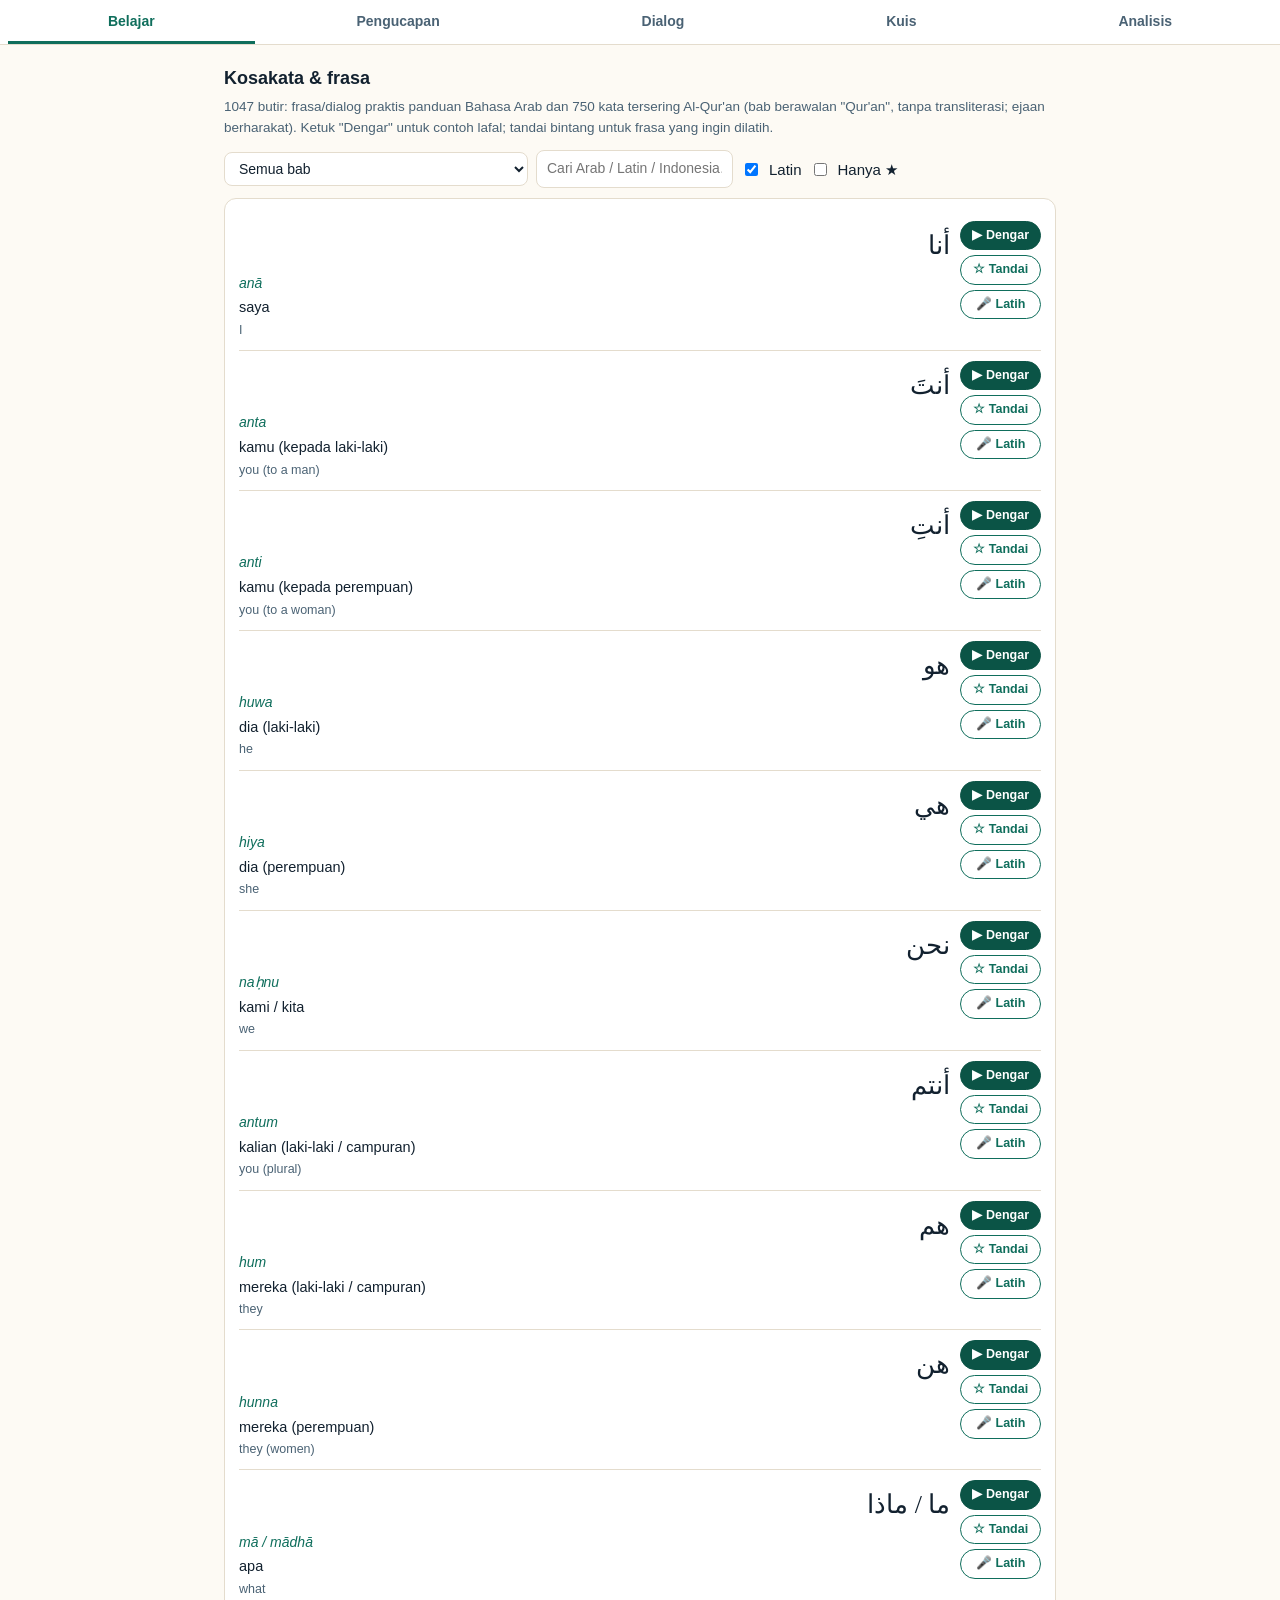
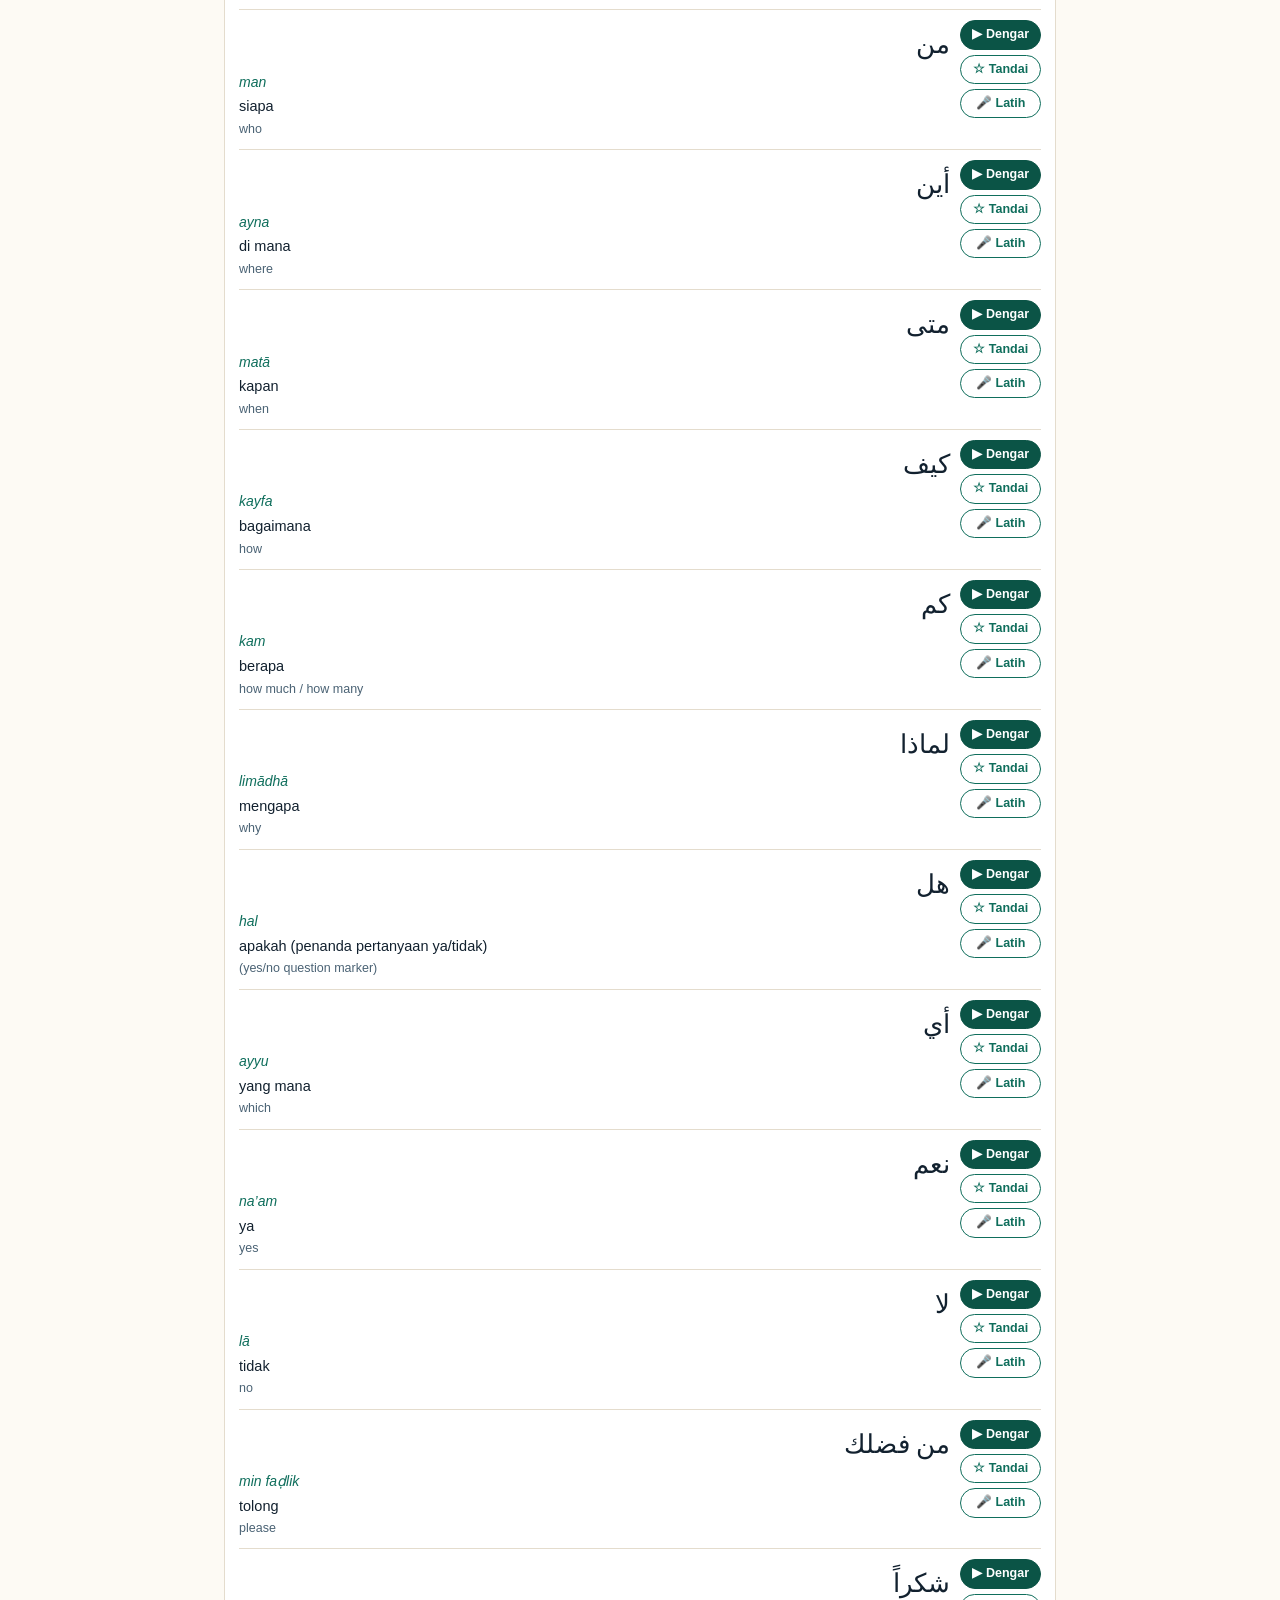
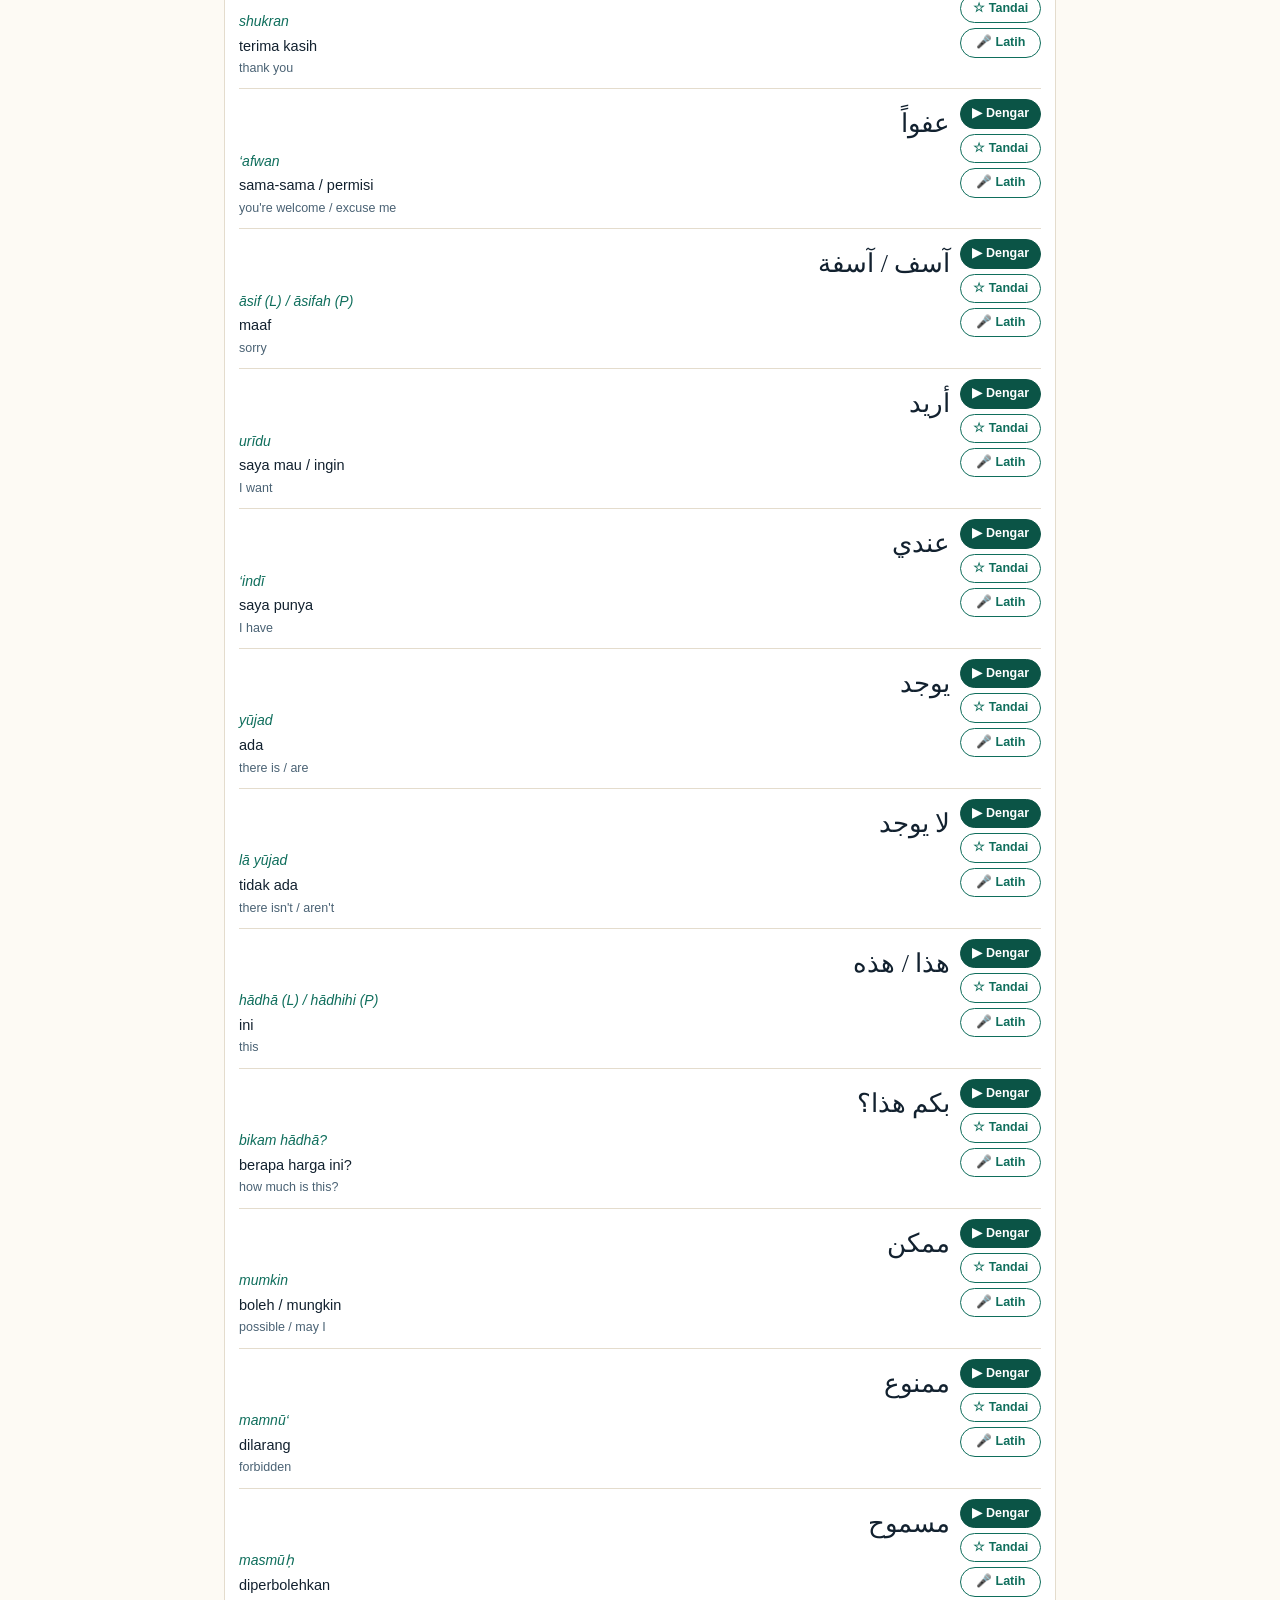
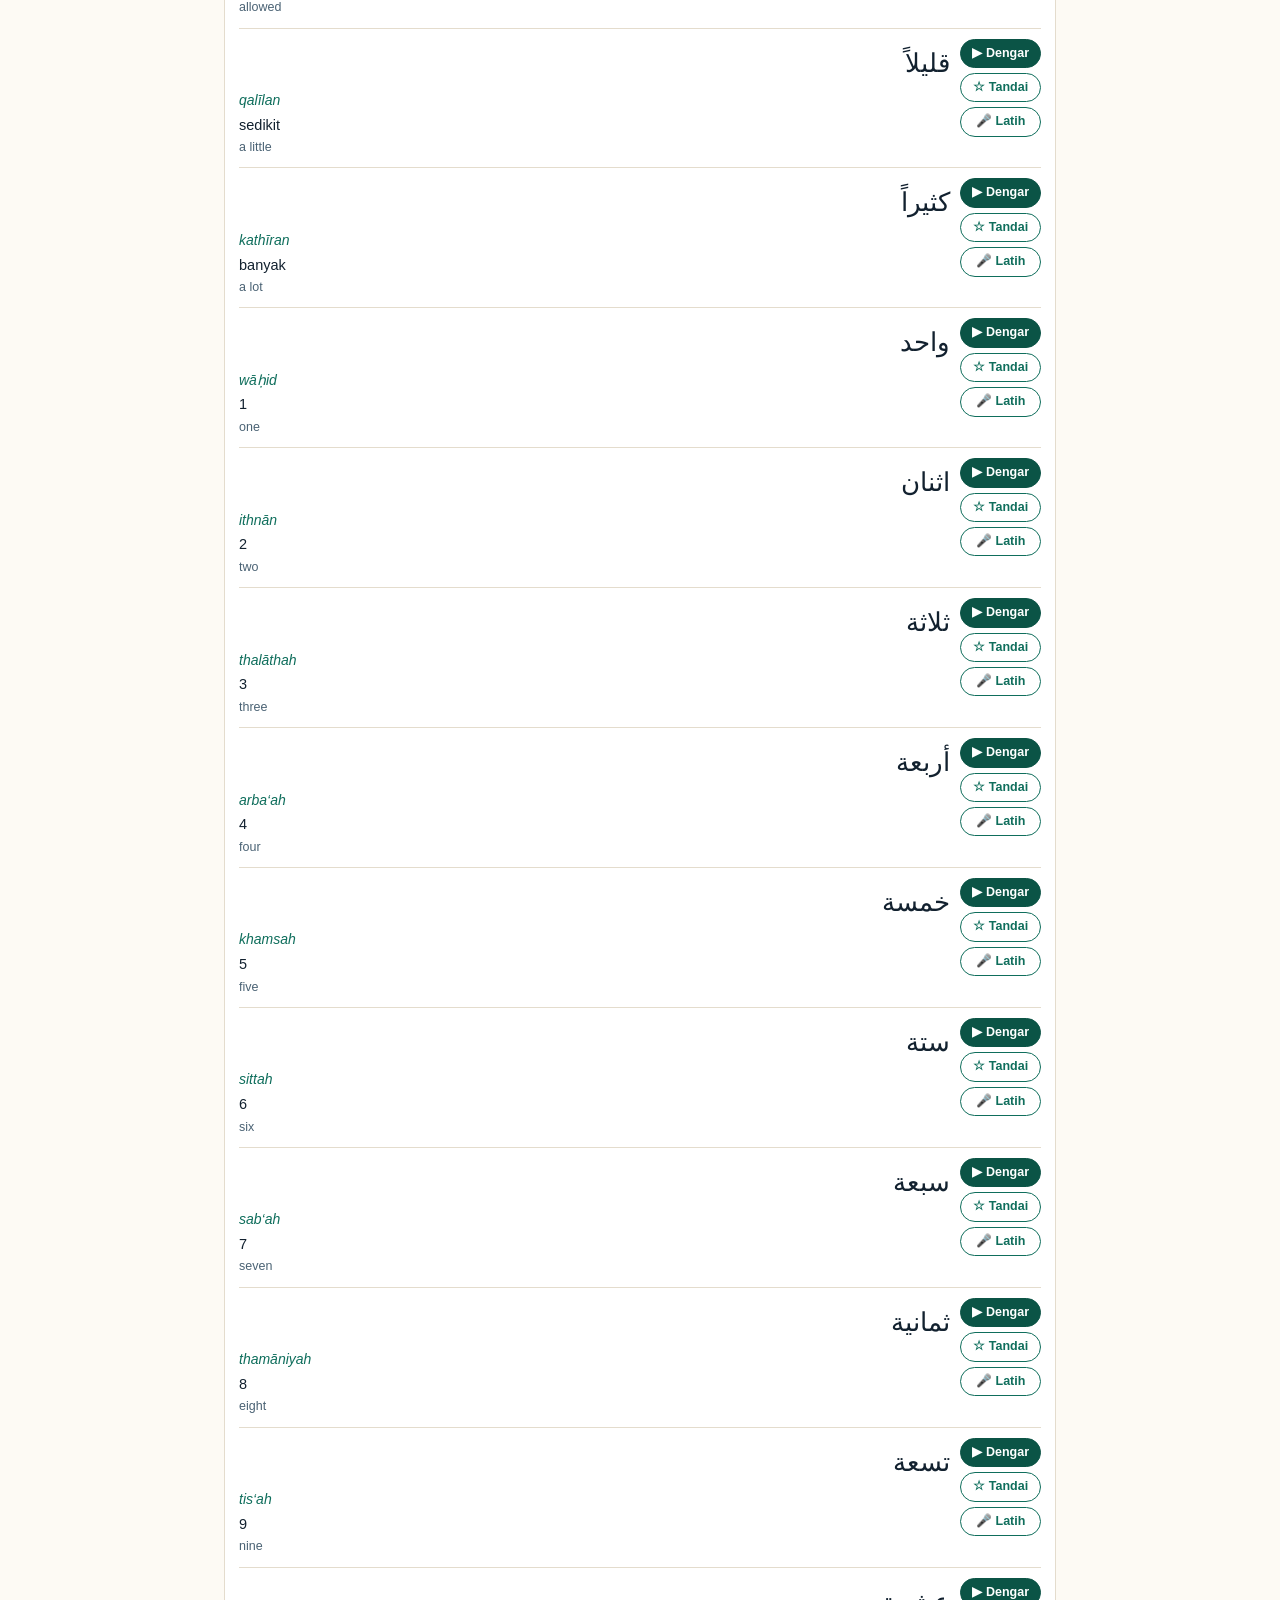
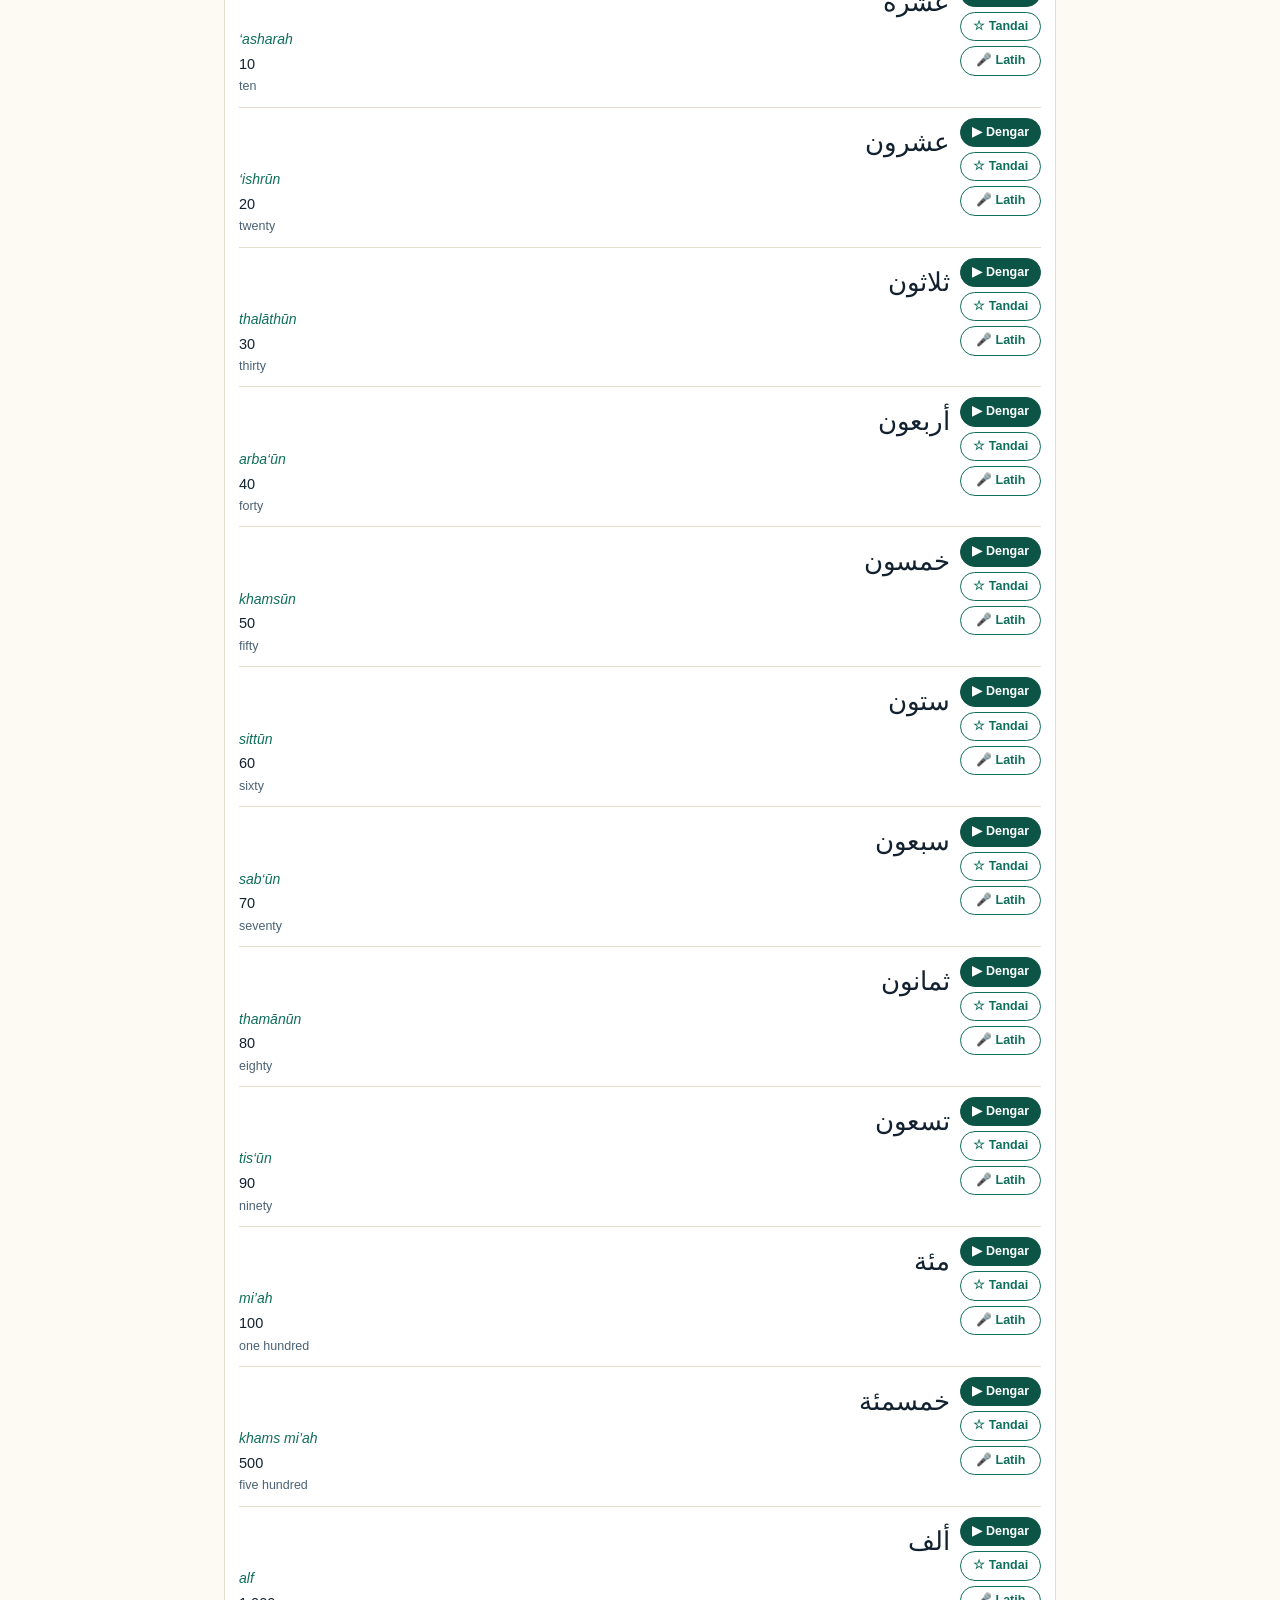
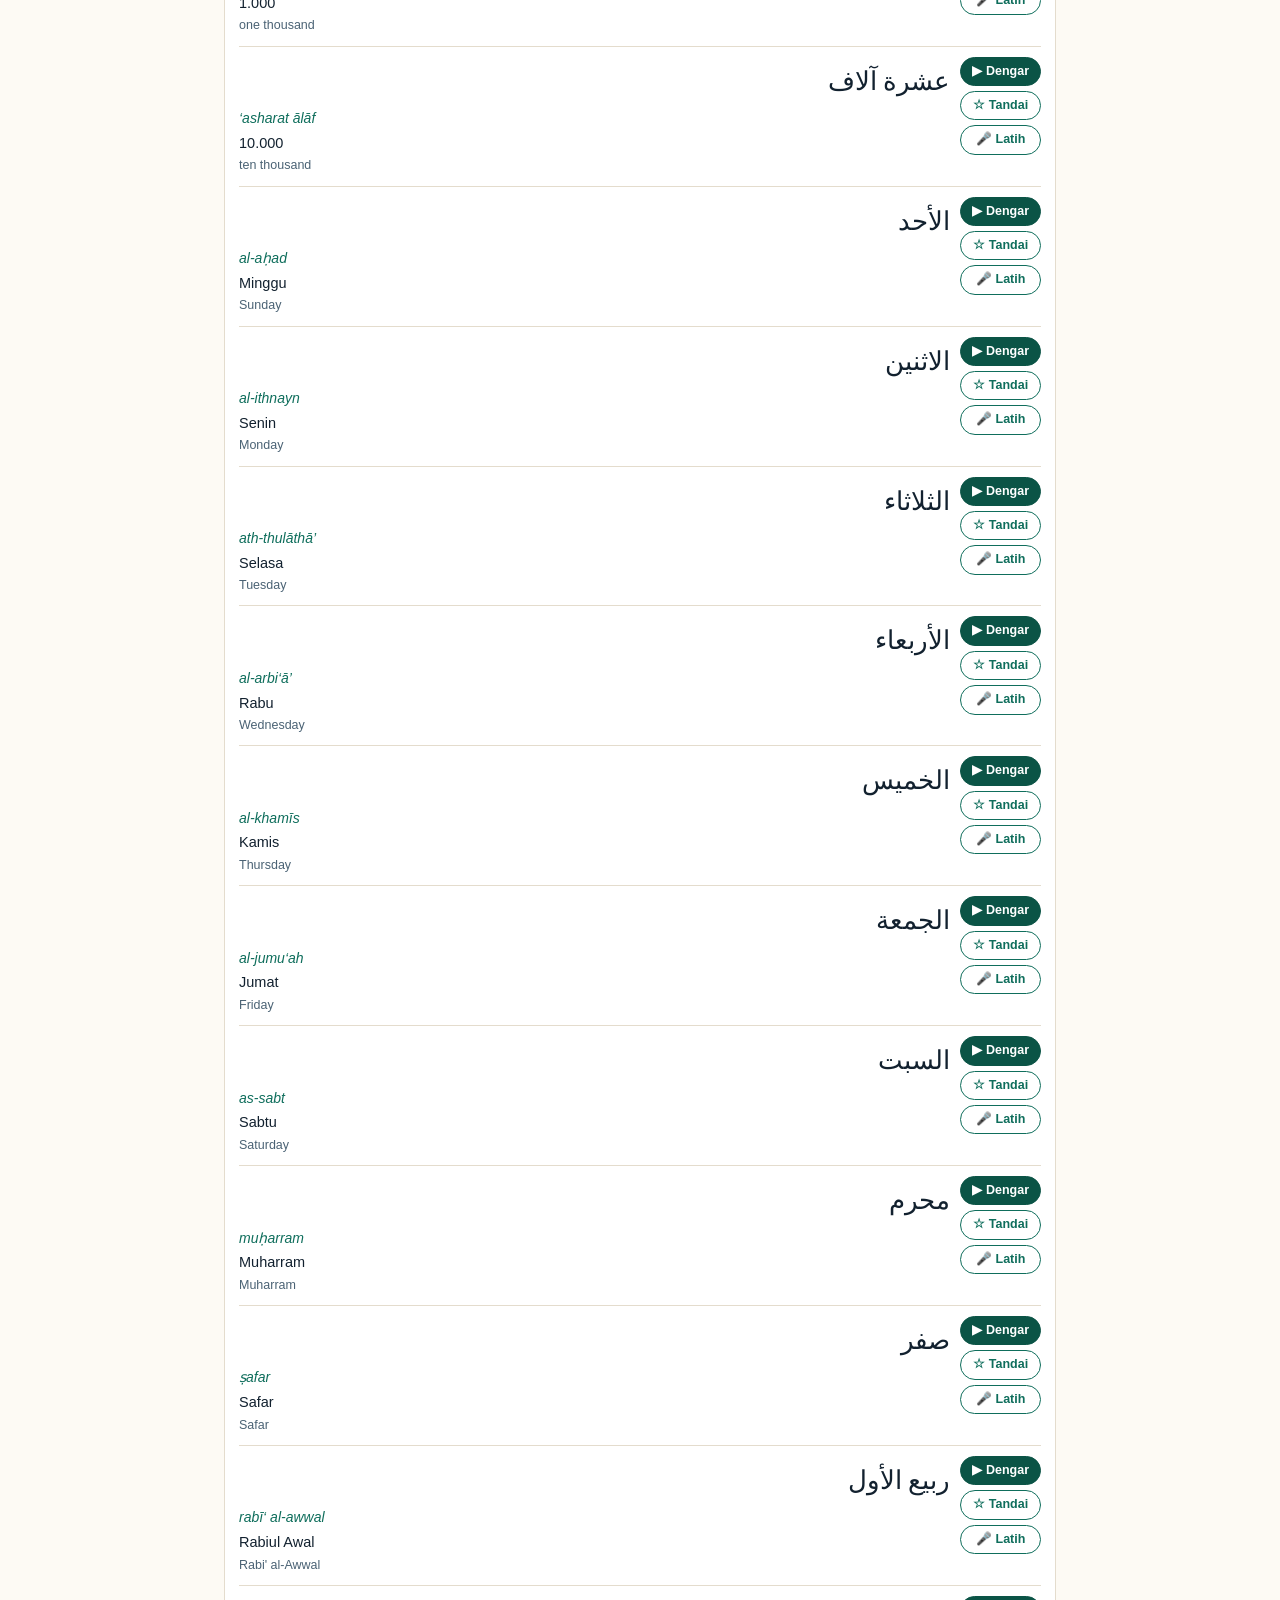
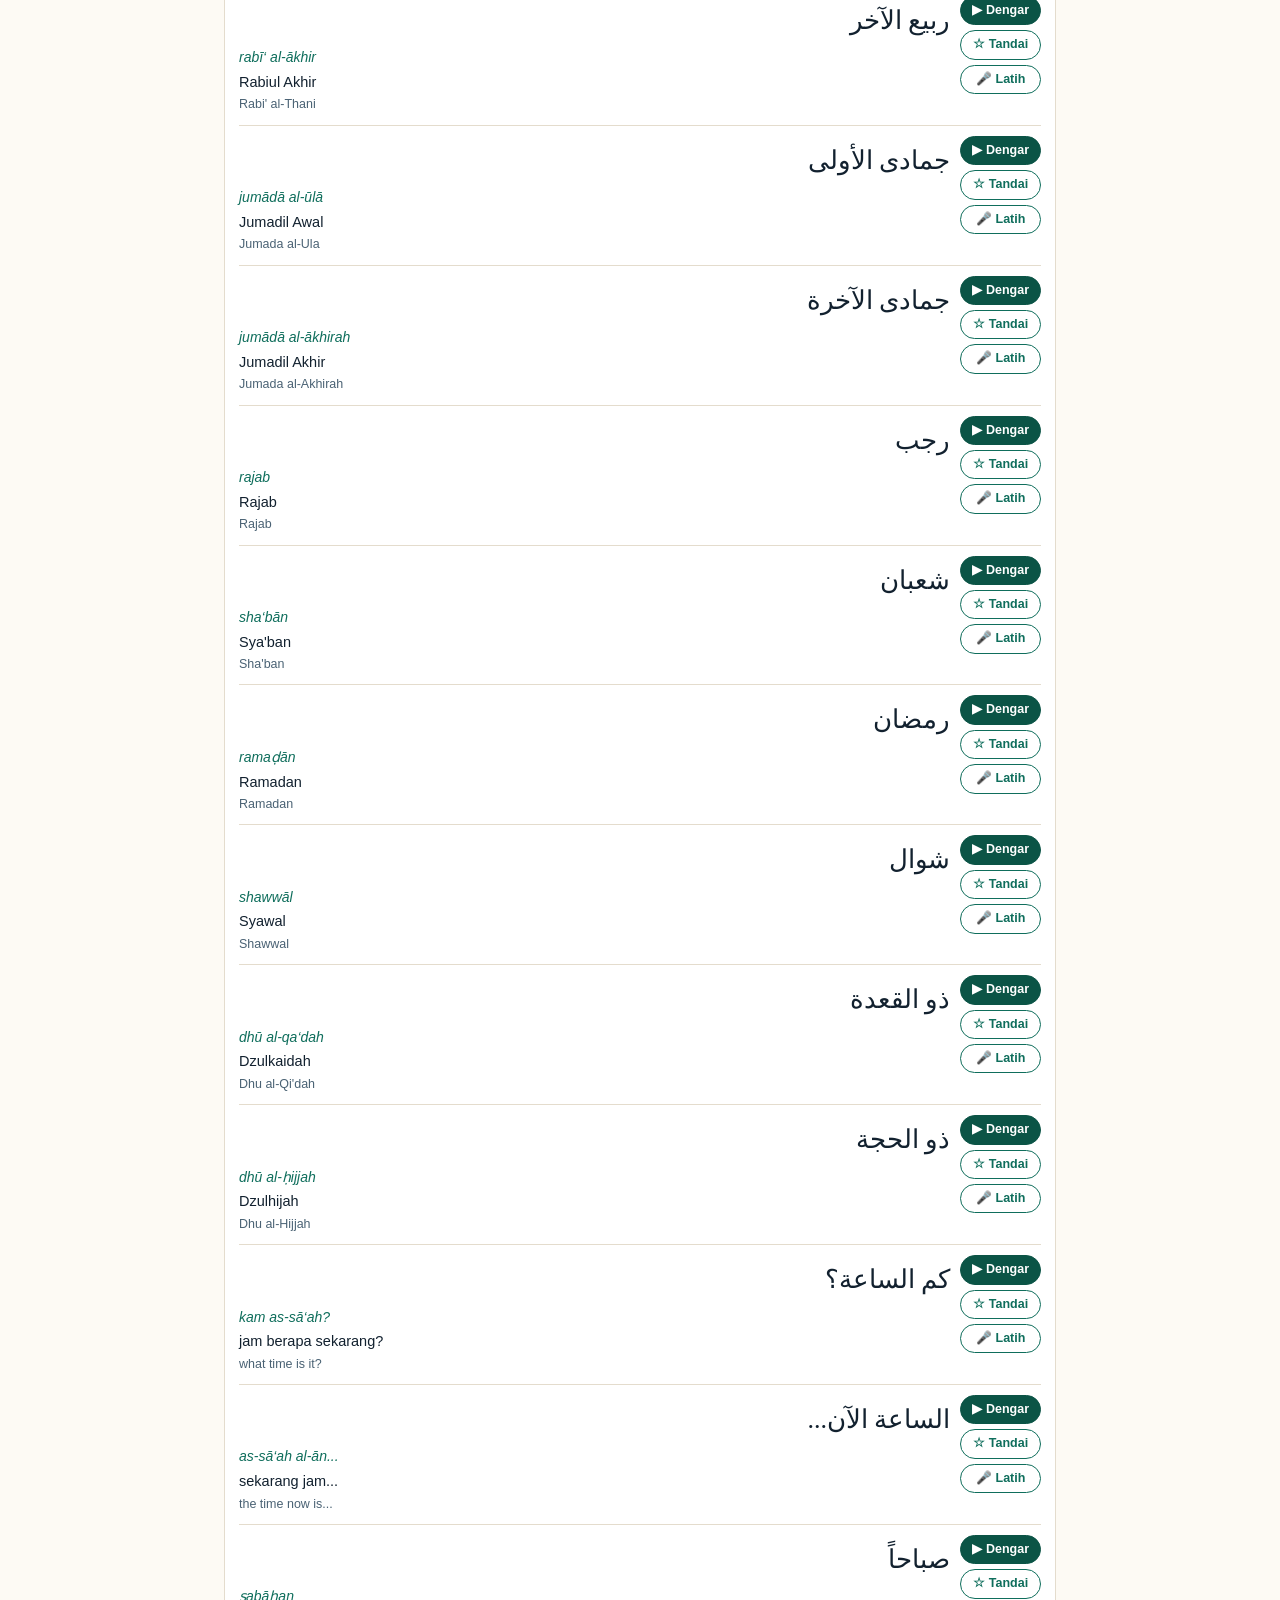
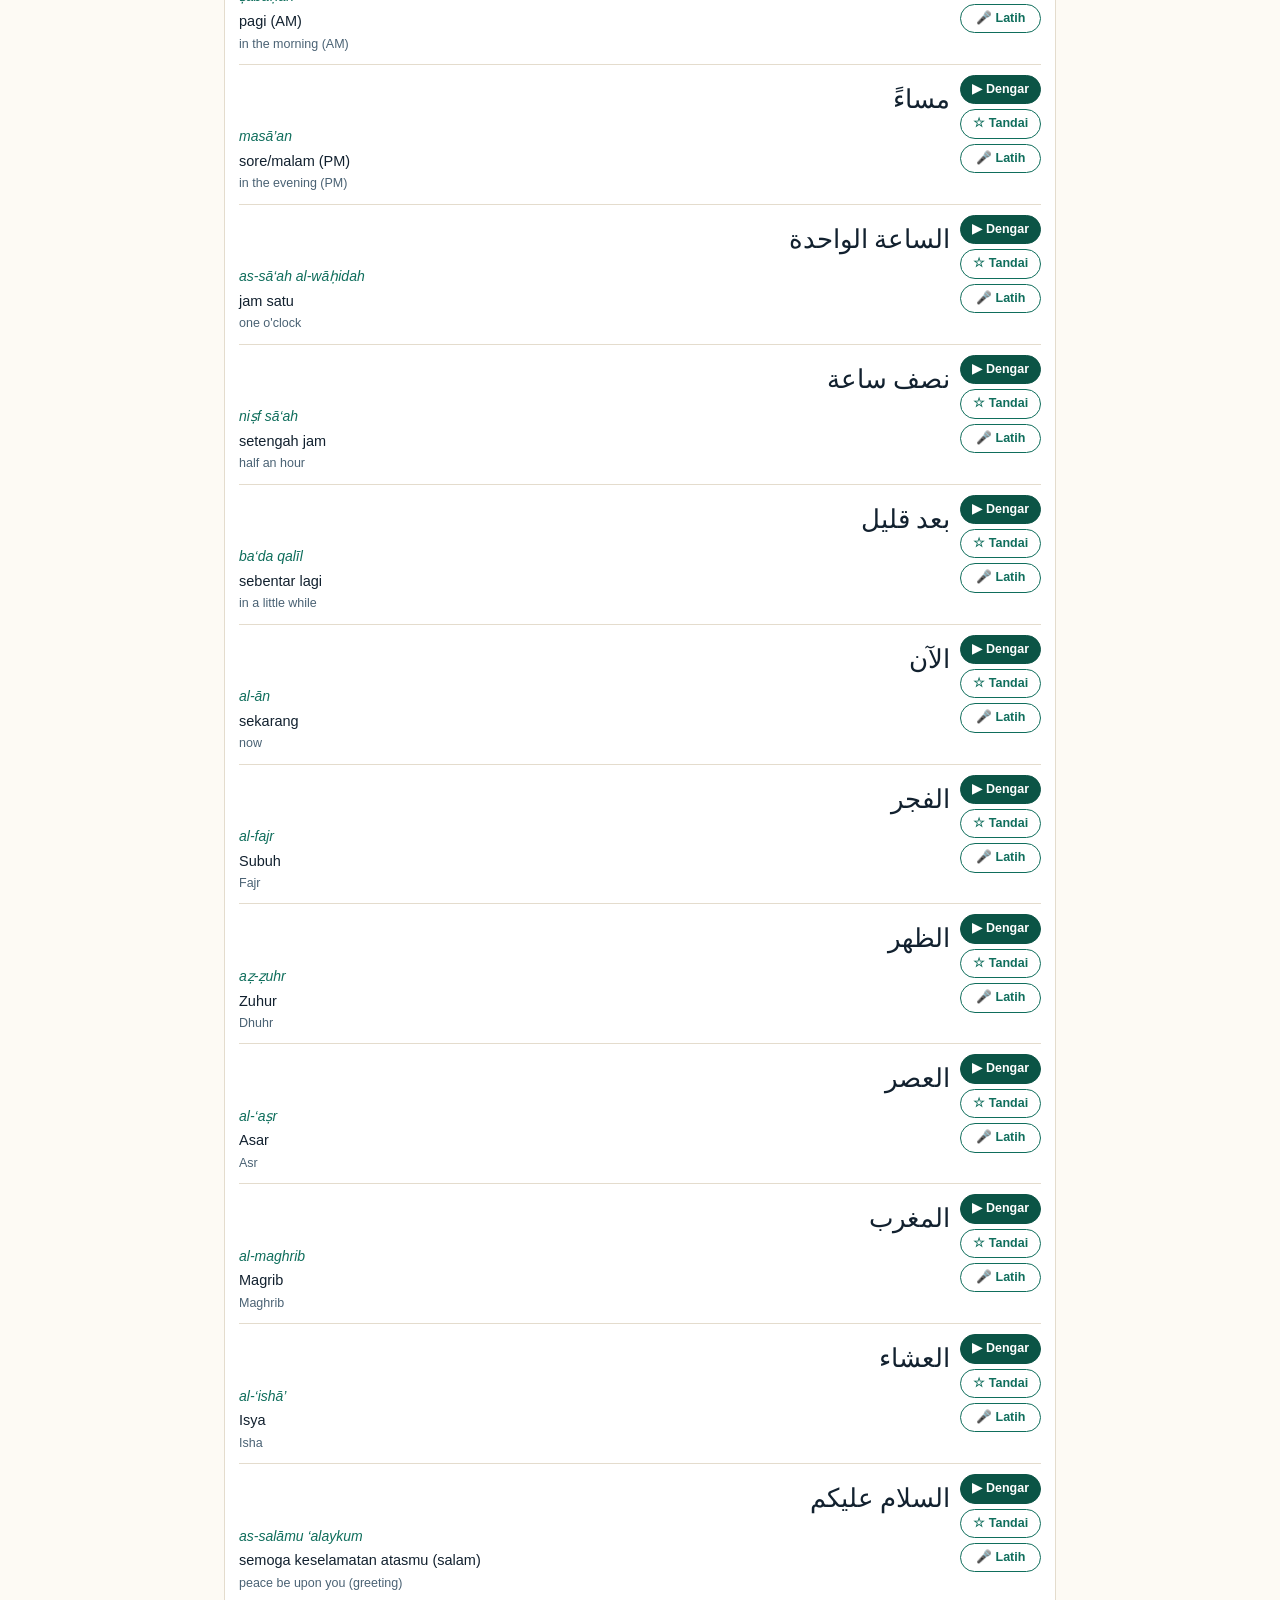
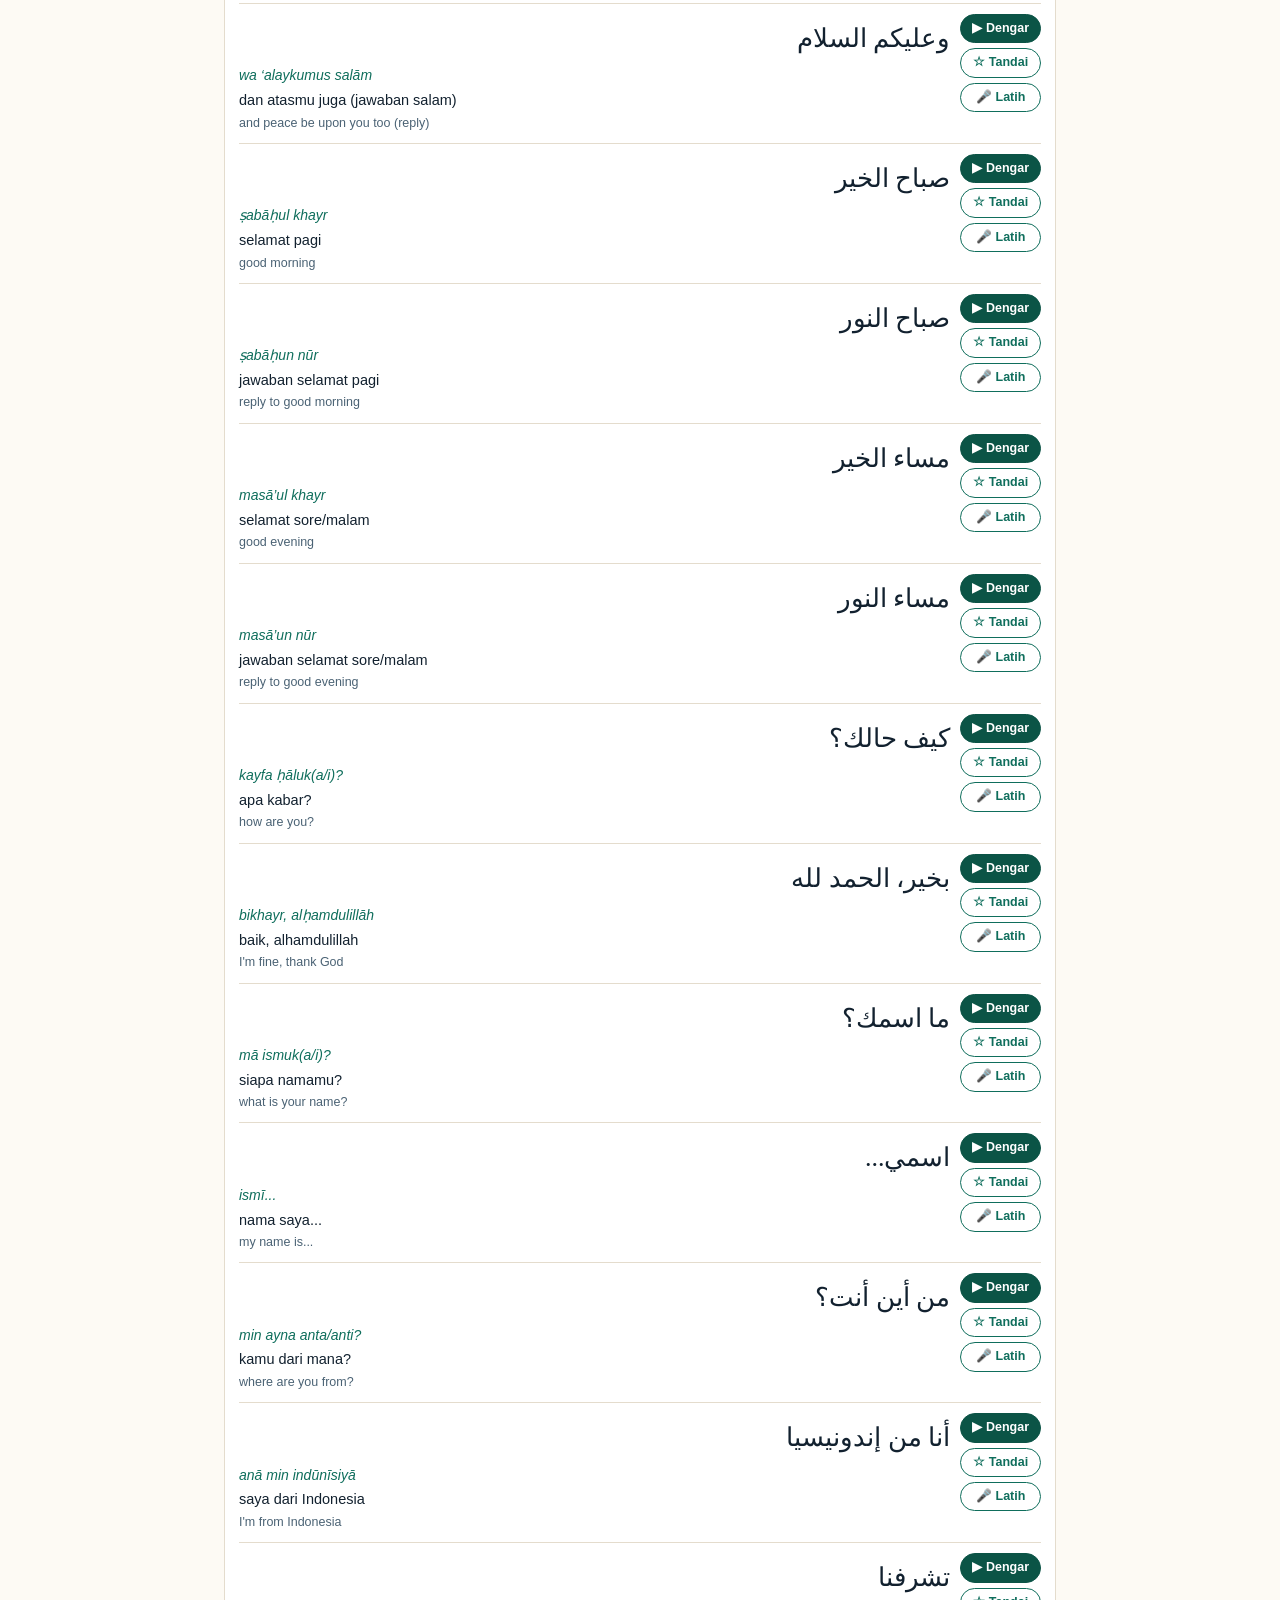
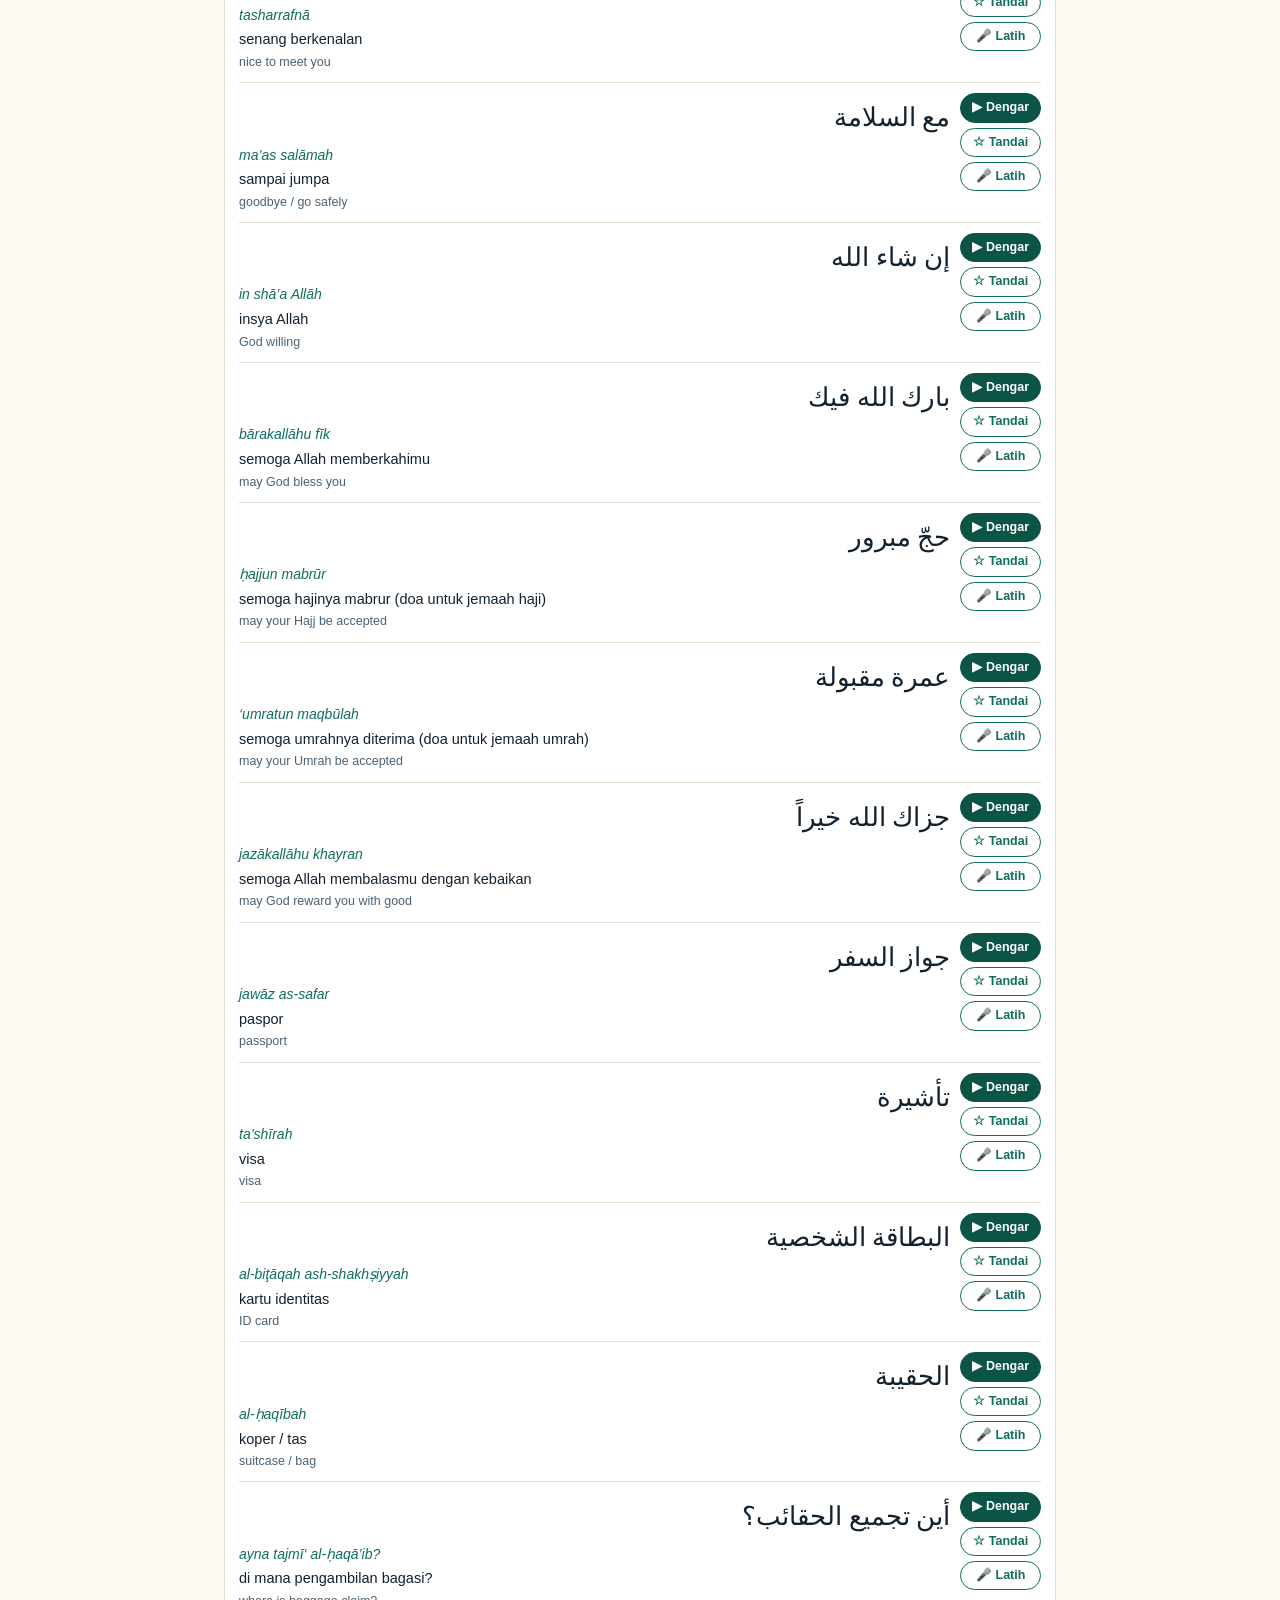
<file: belajar-arab/index.html>
<!DOCTYPE html>
<html lang="id"><head><meta charset="utf-8">
<meta name="viewport" content="width=device-width,initial-scale=1">
<title>Belajar Bahasa Arab — pengucapan, dialog, kuis</title>
<meta name="description" content="Latihan bahasa Arab untuk jamaah: cek pengucapan dengan pengenalan suara, latihan dialog bermain peran, kuis, dan analisis hasil belajar. Berjalan di perangkat; progres tersimpan lokal.">
<style>
:root{
  --bg:#fdfaf4; --kertas:#ffffff; --tinta:#12212f; --tinta2:#4a6274; --garis:#e4dccd;
  --hijau:#0f6e5c; --hijau2:#0b5446; --emas:#e3c485; --salah:#b3392f; --benar:#177a4d; --kuning:#b7791f;
  --lembut:#eef6f3;
}
@media (prefers-color-scheme: dark){
  :root:not([data-tema="terang"]){
    --bg:#101820; --kertas:#18232e; --tinta:#e8eef3; --tinta2:#a9bccb; --garis:#2a3844;
    --hijau:#6ec3ae; --hijau2:#0b3f36; --salah:#ef8a80; --benar:#6fd4a0; --kuning:#e6b85c; --lembut:#1c2c36;
  }
}
:root[data-tema="gelap"]{
  --bg:#101820; --kertas:#18232e; --tinta:#e8eef3; --tinta2:#a9bccb; --garis:#2a3844;
  --hijau:#6ec3ae; --hijau2:#0b3f36; --salah:#ef8a80; --benar:#6fd4a0; --kuning:#e6b85c; --lembut:#1c2c36;
}
*{box-sizing:border-box}
html,body{margin:0; min-height:100%}
body{background:var(--bg); color:var(--tinta); font:15px/1.55 "Segoe UI","Helvetica Neue",-apple-system,Arial,sans-serif; -webkit-text-size-adjust:100%}
.ar{font-family:"Amiri","Scheherazade New","Noto Naskh Arabic","Traditional Arabic","Geeza Pro",serif; direction:rtl; line-height:1.9}
nav.sub{position:sticky; top:0; z-index:5; display:flex; gap:2px; overflow-x:auto; scrollbar-width:none; background:var(--kertas); border-bottom:1px solid var(--garis); padding:0 8px}
nav.sub::-webkit-scrollbar{display:none}
nav.sub button{flex:1 0 auto; font:inherit; font-weight:600; font-size:14px; color:var(--tinta2); background:none; border:0; border-bottom:3px solid transparent; padding:11px 14px 8px; cursor:pointer; white-space:nowrap}
nav.sub button[aria-selected="true"]{color:var(--hijau); border-bottom-color:var(--hijau)}
nav.sub button:focus-visible,.btn:focus-visible,select:focus-visible,.opsi:focus-visible,input:focus-visible{outline:2px solid var(--hijau); outline-offset:2px}
main{max-width:860px; margin:0 auto; padding:14px 14px 60px}
h2{font-size:18px; margin:6px 0 4px} h3{font-size:15px; margin:14px 0 6px}
p.ket{color:var(--tinta2); margin:2px 0 12px; font-size:13.5px}
.kartu{background:var(--kertas); border:1px solid var(--garis); border-radius:12px; padding:12px 14px; margin:10px 0}
.baris{display:flex; gap:8px; flex-wrap:wrap; align-items:center}
.grid{display:grid; gap:10px; grid-template-columns:repeat(auto-fit,minmax(150px,1fr))}
.btn{font:inherit; font-size:14px; font-weight:600; cursor:pointer; border-radius:999px; padding:8px 16px; color:#fff; background:var(--hijau2); border:1px solid var(--hijau2)}
:root[data-tema="gelap"] .btn.utama{color:#06251f}
@media (prefers-color-scheme: dark){:root:not([data-tema="terang"]) .btn.utama{color:#06251f}}
.btn.utama{background:var(--hijau); border-color:var(--hijau)}
.btn.garis{background:transparent; color:var(--hijau); border-color:var(--hijau)}
.btn.kecil{padding:4px 11px; font-size:12.5px}
.btn:disabled{opacity:.45; cursor:default}
.btn.rekam.aktif{background:var(--salah); border-color:var(--salah); color:#fff; animation:denyut 1s infinite}
@keyframes denyut{50%{opacity:.65}}
select,input[type=text]{font:inherit; font-size:14px; color:var(--tinta); background:var(--kertas); border:1px solid var(--garis); border-radius:8px; padding:7px 10px; max-width:100%}
label.f{font-size:12.5px; color:var(--tinta2); display:flex; flex-direction:column; gap:3px}
.kata{display:grid; grid-template-columns:1fr; gap:2px}
.kata .ar{font-size:26px; text-align:right}
.lat{color:var(--hijau); font-style:italic; font-size:14px}
.id{font-size:14.5px} .en{font-size:12.5px; color:var(--tinta2)}
.item{display:flex; gap:10px; align-items:flex-start; justify-content:space-between; padding:10px 0; border-top:1px solid var(--garis)}
.item:first-child{border-top:0}
.item .isi{flex:1; min-width:0}
.item .aksi{display:flex; flex-direction:column; gap:5px}
.lencana{display:inline-block; font-size:11px; padding:1px 8px; border-radius:999px; background:var(--lembut); color:var(--hijau); border:1px solid var(--garis)}
.lencana.b{color:var(--benar)} .lencana.s{color:var(--salah)} .lencana.k{color:var(--kuning)}
.skor{font-size:40px; font-weight:700; line-height:1}
.skor.b{color:var(--benar)} .skor.k{color:var(--kuning)} .skor.s{color:var(--salah)}
.diff{font-size:24px; display:flex; flex-wrap:wrap; gap:4px 10px; justify-content:flex-end; direction:rtl; margin:6px 0}
.diff span{padding:0 6px; border-radius:6px}
.diff .ok{background:rgba(23,122,77,.16); color:var(--benar)}
.diff .no{background:rgba(179,57,47,.15); color:var(--salah); text-decoration:underline wavy}
.dengar{font-size:13px; color:var(--tinta2); direction:rtl; text-align:right}
.opsi{display:block; width:100%; text-align:left; font:inherit; color:var(--tinta); background:var(--kertas); border:1.5px solid var(--garis); border-radius:10px; padding:10px 12px; margin:7px 0; cursor:pointer}
.opsi.ar{text-align:right; font-size:22px}
.opsi:hover:not(:disabled){border-color:var(--hijau)}
.opsi.benar{border-color:var(--benar); background:rgba(23,122,77,.13)}
.opsi.salah{border-color:var(--salah); background:rgba(179,57,47,.12)}
.opsi:disabled{cursor:default}
.soal-ar{font-size:34px; text-align:center; margin:8px 0}
.bar{height:9px; border-radius:99px; background:var(--garis); overflow:hidden}
.bar > i{display:block; height:100%; background:var(--hijau); border-radius:99px}
.bar.b > i{background:var(--benar)} .bar.k > i{background:var(--kuning)} .bar.s > i{background:var(--salah)}
.metrik{display:grid; gap:10px; grid-template-columns:repeat(auto-fit,minmax(130px,1fr))}
.metrik .kartu{margin:0; text-align:center}
.metrik b{display:block; font-size:26px; line-height:1.15} .metrik small{color:var(--tinta2)}
.baris-s{display:grid; grid-template-columns:130px 1fr 44px; gap:8px; align-items:center; margin:7px 0; font-size:13.5px}
.baris-s span:last-child{text-align:right; font-variant-numeric:tabular-nums}
.susun{display:flex; flex-wrap:wrap; gap:8px; justify-content:center; min-height:52px; direction:rtl; padding:8px; border:1.5px dashed var(--garis); border-radius:10px; margin:8px 0}
.susun button{font-size:22px}
.kunci{font:inherit; font-size:22px; padding:2px 12px; border-radius:8px; cursor:pointer; background:var(--kertas); color:var(--tinta); border:1.5px solid var(--garis)}
.giliran{max-width:92%; margin:10px 0; padding:10px 12px; border-radius:12px; border:1px solid var(--garis); background:var(--kertas)}
.giliran.lawan{margin-right:auto; border-top-left-radius:2px}
.giliran.saya{margin-left:auto; border-top-right-radius:2px; background:var(--lembut); border-color:var(--hijau)}
.giliran.mati{opacity:.45}
.giliran .p{font-size:11.5px; letter-spacing:.5px; text-transform:uppercase; color:var(--tinta2)}
.giliran .ar{font-size:23px; text-align:right}
.info{font-size:13px; padding:9px 12px; border-radius:10px; background:var(--lembut); border:1px solid var(--garis); color:var(--tinta2); margin:10px 0}
.info.peringatan{border-color:var(--kuning); color:var(--tinta)}
svg.garis{width:100%; height:120px; display:block}
.kosong{color:var(--tinta2); text-align:center; padding:26px 8px}
[hidden]{display:none!important}
@media (max-width:520px){ .baris-s{grid-template-columns:96px 1fr 40px} .kata .ar{font-size:24px} }
</style></head>
<body>
<nav class="sub" id="sub" role="tablist" aria-label="Menu belajar">
  <button role="tab" data-v="belajar">Belajar</button>
  <button role="tab" data-v="ucap">Pengucapan</button>
  <button role="tab" data-v="dialog">Dialog</button>
  <button role="tab" data-v="kuis">Kuis</button>
  <button role="tab" data-v="analisis">Analisis</button>
</nav>
<main id="m"></main>

<script>
var DATA = [{"id":"bab-tatabahasa","no":"BAB 02","t":"Tata Bahasa & Angka Dasar","rows":[["أنا","anā","saya","I"],["أنتَ","anta","kamu (kepada laki-laki)","you (to a man)"],["أنتِ","anti","kamu (kepada perempuan)","you (to a woman)"],["هو","huwa","dia (laki-laki)","he"],["هي","hiya","dia (perempuan)","she"],["نحن","naḥnu","kami / kita","we"],["أنتم","antum","kalian (laki-laki / campuran)","you (plural)"],["هم","hum","mereka (laki-laki / campuran)","they"],["هن","hunna","mereka (perempuan)","they (women)"],["ما / ماذا","mā / mādhā","apa","what"],["من","man","siapa","who"],["أين","ayna","di mana","where"],["متى","matā","kapan","when"],["كيف","kayfa","bagaimana","how"],["كم","kam","berapa","how much / how many"],["لماذا","limādhā","mengapa","why"],["هل","hal","apakah (penanda pertanyaan ya/tidak)","(yes/no question marker)"],["أي","ayyu","yang mana","which"],["نعم","na’am","ya","yes"],["لا","lā","tidak","no"],["من فضلك","min faḍlik","tolong","please"],["شكراً","shukran","terima kasih","thank you"],["عفواً","‘afwan","sama-sama / permisi","you're welcome / excuse me"],["آسف / آسفة","āsif (L) / āsifah (P)","maaf","sorry"],["أريد","urīdu","saya mau / ingin","I want"],["عندي","‘indī","saya punya","I have"],["يوجد","yūjad","ada","there is / are"],["لا يوجد","lā yūjad","tidak ada","there isn't / aren't"],["هذا / هذه","hādhā (L) / hādhihi (P)","ini","this"],["بكم هذا؟","bikam hādhā?","berapa harga ini?","how much is this?"],["ممكن","mumkin","boleh / mungkin","possible / may I"],["ممنوع","mamnū‘","dilarang","forbidden"],["مسموح","masmūḥ","diperbolehkan","allowed"],["قليلاً","qalīlan","sedikit","a little"],["كثيراً","kathīran","banyak","a lot"],["واحد","wāḥid","1","one"],["اثنان","ithnān","2","two"],["ثلاثة","thalāthah","3","three"],["أربعة","arba‘ah","4","four"],["خمسة","khamsah","5","five"],["ستة","sittah","6","six"],["سبعة","sab‘ah","7","seven"],["ثمانية","thamāniyah","8","eight"],["تسعة","tis‘ah","9","nine"],["عشرة","‘asharah","10","ten"],["عشرون","‘ishrūn","20","twenty"],["ثلاثون","thalāthūn","30","thirty"],["أربعون","arba‘ūn","40","forty"],["خمسون","khamsūn","50","fifty"],["ستون","sittūn","60","sixty"],["سبعون","sab‘ūn","70","seventy"],["ثمانون","thamānūn","80","eighty"],["تسعون","tis‘ūn","90","ninety"],["مئة","mi’ah","100","one hundred"],["خمسمئة","khams mi’ah","500","five hundred"],["ألف","alf","1.000","one thousand"],["عشرة آلاف","‘asharat ālāf","10.000","ten thousand"],["الأحد","al-aḥad","Minggu","Sunday"],["الاثنين","al-ithnayn","Senin","Monday"],["الثلاثاء","ath-thulāthā’","Selasa","Tuesday"],["الأربعاء","al-arbi‘ā’","Rabu","Wednesday"],["الخميس","al-khamīs","Kamis","Thursday"],["الجمعة","al-jumu‘ah","Jumat","Friday"],["السبت","as-sabt","Sabtu","Saturday"],["محرم","muḥarram","Muharram","Muharram"],["صفر","ṣafar","Safar","Safar"],["ربيع الأول","rabī‘ al-awwal","Rabiul Awal","Rabi' al-Awwal"],["ربيع الآخر","rabī‘ al-ākhir","Rabiul Akhir","Rabi' al-Thani"],["جمادى الأولى","jumādā al-ūlā","Jumadil Awal","Jumada al-Ula"],["جمادى الآخرة","jumādā al-ākhirah","Jumadil Akhir","Jumada al-Akhirah"],["رجب","rajab","Rajab","Rajab"],["شعبان","sha‘bān","Sya'ban","Sha'ban"],["رمضان","ramaḍān","Ramadan","Ramadan"],["شوال","shawwāl","Syawal","Shawwal"],["ذو القعدة","dhū al-qa‘dah","Dzulkaidah","Dhu al-Qi'dah"],["ذو الحجة","dhū al-ḥijjah","Dzulhijah","Dhu al-Hijjah"],["كم الساعة؟","kam as-sā‘ah?","jam berapa sekarang?","what time is it?"],["الساعة الآن...","as-sā‘ah al-ān...","sekarang jam...","the time now is..."],["صباحاً","ṣabāḥan","pagi (AM)","in the morning (AM)"],["مساءً","masā’an","sore/malam (PM)","in the evening (PM)"],["الساعة الواحدة","as-sā‘ah al-wāḥidah","jam satu","one o'clock"],["نصف ساعة","niṣf sā‘ah","setengah jam","half an hour"],["بعد قليل","ba‘da qalīl","sebentar lagi","in a little while"],["الآن","al-ān","sekarang","now"],["الفجر","al-fajr","Subuh","Fajr"],["الظهر","aẓ-ẓuhr","Zuhur","Dhuhr"],["العصر","al-‘aṣr","Asar","Asr"],["المغرب","al-maghrib","Magrib","Maghrib"],["العشاء","al-‘ishā’","Isya","Isha"]],"dialogs":[]},{"id":"bab-sapaan","no":"BAB 03","t":"Sapaan & Perkenalan","rows":[["السلام عليكم","as-salāmu ‘alaykum","semoga keselamatan atasmu (salam)","peace be upon you (greeting)"],["وعليكم السلام","wa ‘alaykumus salām","dan atasmu juga (jawaban salam)","and peace be upon you too (reply)"],["صباح الخير","ṣabāḥul khayr","selamat pagi","good morning"],["صباح النور","ṣabāḥun nūr","jawaban selamat pagi","reply to good morning"],["مساء الخير","masā’ul khayr","selamat sore/malam","good evening"],["مساء النور","masā’un nūr","jawaban selamat sore/malam","reply to good evening"],["كيف حالك؟","kayfa ḥāluk(a/i)?","apa kabar?","how are you?"],["بخير، الحمد لله","bikhayr, alḥamdulillāh","baik, alhamdulillah","I'm fine, thank God"],["ما اسمك؟","mā ismuk(a/i)?","siapa namamu?","what is your name?"],["اسمي...","ismī...","nama saya...","my name is..."],["من أين أنت؟","min ayna anta/anti?","kamu dari mana?","where are you from?"],["أنا من إندونيسيا","anā min indūnīsiyā","saya dari Indonesia","I'm from Indonesia"],["تشرفنا","tasharrafnā","senang berkenalan","nice to meet you"],["مع السلامة","ma’as salāmah","sampai jumpa","goodbye / go safely"],["إن شاء الله","in shā’a Allāh","insya Allah","God willing"],["بارك الله فيك","bārakallāhu fīk","semoga Allah memberkahimu","may God bless you"],["حجّ مبرور","ḥajjun mabrūr","semoga hajinya mabrur (doa untuk jemaah haji)","may your Hajj be accepted"],["عمرة مقبولة","‘umratun maqbūlah","semoga umrahnya diterima (doa untuk jemaah umrah)","may your Umrah be accepted"],["جزاك الله خيراً","jazākallāhu khayran","semoga Allah membalasmu dengan kebaikan","may God reward you with good"]],"dialogs":[{"t":"Berkenalan dengan Sesama Jemaah","k":"Di lobi hotel, dua jemaah dari negara berbeda bertegur sapa.","turns":[{"s":"a","p":"A","ar":"السلام عليكم","lat":"as-salāmu ‘alaykum","id":"Assalamualaikum","en":"Peace be upon you"},{"s":"b","p":"B","ar":"وعليكم السلام ورحمة الله","lat":"wa ‘alaykumus salāmu wa raḥmatullāh","id":"Waalaikumsalam warahmatullah","en":"And peace and God's mercy be upon you"},{"s":"a","p":"A","ar":"ما اسمك؟","lat":"mā ismuk?","id":"Siapa namamu?","en":"What is your name?"},{"s":"b","p":"B","ar":"اسمي أحمد. وأنتَ؟","lat":"ismī aḥmad. wa anta?","id":"Nama saya Ahmad. Kamu?","en":"My name is Ahmad. And you?"},{"s":"a","p":"A","ar":"اسمي مطاهانا. من أين أنتَ؟","lat":"ismī māţāhānā. min ayna anta?","id":"Nama saya Matahana. Kamu dari mana?","en":"My name is Matahana. Where are you from?"},{"s":"b","p":"B","ar":"أنا من ماليزيا. وأنتَ؟","lat":"anā min mālīziyā. wa anta?","id":"Saya dari Malaysia. Kamu?","en":"I'm from Malaysia. And you?"},{"s":"a","p":"A","ar":"أنا من إندونيسيا. تشرفنا!","lat":"anā min indūnīsiyā. tasharrafnā!","id":"Saya dari Indonesia. Senang berkenalan!","en":"I'm from Indonesia. Nice to meet you!"},{"s":"b","p":"B","ar":"تشرفنا، وحجّ مبرور إن شاء الله","lat":"tasharrafnā, wa ḥajjun mabrūrun in shā’a Allāh","id":"Senang berkenalan juga, semoga hajinya mabrur","en":"Nice to meet you too, may your Hajj be accepted"}]}]},{"id":"bab-bandara","no":"BAB 04","t":"Di Bandara & Imigrasi","rows":[["جواز السفر","jawāz as-safar","paspor","passport"],["تأشيرة","ta’shīrah","visa","visa"],["البطاقة الشخصية","al-biţāqah ash-shakhṣiyyah","kartu identitas","ID card"],["الحقيبة","al-ḥaqībah","koper / tas","suitcase / bag"],["أين تجميع الحقائب؟","ayna tajmī‘ al-ḥaqā’ib?","di mana pengambilan bagasi?","where is baggage claim?"],["الجمارك","al-jamārik","bea cukai","customs"],["ما الغرض من زيارتك؟","mā al-gharaḍ min ziyāratik?","apa tujuan kunjungan Anda?","what is the purpose of your visit?"],["أنا في رحلة حج / عمرة","anā fī riḥlati ḥajj / ‘umrah","saya dalam perjalanan haji / umrah","I'm on a Hajj / Umrah trip"],["كم مدة إقامتك؟","kam muddatu iqāmatik?","berapa lama Anda tinggal?","how long is your stay?"],["بطاقة الوصول","biţāqat al-wuṣūl","kartu kedatangan","arrival card"]],"dialogs":[{"t":"Di Konter Imigrasi","k":"Bandara King Abdulaziz, Jeddah — pemeriksaan paspor kedatangan.","turns":[{"s":"a","p":"Petugas","ar":"السلام عليكم، جواز السفر من فضلك","lat":"as-salāmu ‘alaykum, jawāz as-safar min faḍlik","id":"Assalamualaikum, paspornya tolong","en":"Peace be upon you, passport please"},{"s":"b","p":"Jemaah","ar":"تفضل","lat":"tafaḍḍal","id":"Silakan (sambil menyerahkan)","en":"Here you are"},{"s":"a","p":"Petugas","ar":"ما الغرض من زيارتك؟","lat":"mā al-gharaḍ min ziyāratik?","id":"Apa tujuan kunjungan Anda?","en":"What's the purpose of your visit?"},{"s":"b","p":"Jemaah","ar":"أنا في رحلة عمرة","lat":"anā fī riḥlati ‘umrah","id":"Saya dalam perjalanan umrah","en":"I'm on an Umrah trip"},{"s":"a","p":"Petugas","ar":"كم مدة إقامتك؟","lat":"kam muddatu iqāmatik?","id":"Berapa lama tinggal?","en":"How long is your stay?"},{"s":"b","p":"Jemaah","ar":"عشرة أيام","lat":"‘asharatu ayyām","id":"Sepuluh hari","en":"Ten days"},{"s":"a","p":"Petugas","ar":"تفضل، عمرة مقبولة","lat":"tafaḍḍal, ‘umratun maqbūlah","id":"Silakan, semoga umrahnya diterima","en":"Here you go, may your Umrah be accepted"},{"s":"b","p":"Jemaah","ar":"شكراً جزيلاً","lat":"shukran jazīlan","id":"Terima kasih banyak","en":"Thank you very much"}]},{"t":"Mengambil Bagasi di Bandara","k":"Area pengambilan bagasi setelah mendarat.","turns":[{"s":"a","p":"Jemaah","ar":"عفواً، أين تجميع الحقائب لرحلة جاكرتا؟","lat":"‘afwan, ayna tajmī‘ al-ḥaqā’ib lirriḥlati jākārtā?","id":"Maaf, di mana pengambilan bagasi untuk penerbangan Jakarta?","en":"Excuse me, where's baggage claim for the Jakarta flight?"},{"s":"b","p":"Petugas","ar":"الحزام رقم خمسة، هناك","lat":"al-ḥizām raqam khamsah, hunāk","id":"Ban berjalan nomor 5, di sana","en":"Carousel number five, over there"},{"s":"a","p":"Jemaah","ar":"شكراً، وهل هناك عربات للحقائب؟","lat":"shukran, wa hal hunāka ‘arabāt lil-ḥaqā’ib?","id":"Terima kasih, apakah ada troli bagasi?","en":"Thank you, are there luggage carts?"},{"s":"b","p":"Petugas","ar":"نعم، بجانب الحزام مباشرة","lat":"na‘am, bijānib al-ḥizām mubāsharatan","id":"Ya, tepat di samping ban berjalan","en":"Yes, right next to the carousel"}]}]},{"id":"bab-hotel","no":"BAB 05","t":"Di Hotel","rows":[["عندي حجز باسم...","‘indī ḥajz bismi...","saya ada reservasi atas nama...","I have a reservation under the name..."],["أريد غرفة","urīdu ghurfah","saya mau kamar","I would like a room"],["رقم الغرفة","raqam al-ghurfah","nomor kamar","room number"],["المفتاح من فضلك","al-miftāḥ min faḍlik","tolong kuncinya","the key please"],["في أي طابق؟","fī ayyi ţābiq?","di lantai berapa?","on which floor?"],["أين المصعد؟","ayna al-miṣ‘ad?","di mana lift?","where is the elevator?"],["الواي فاي لا يعمل","al-wāy fāy lā ya‘mal","wifi tidak berfungsi","the wifi isn't working"],["المكيف لا يعمل","al-mukayyif lā ya‘mal","AC tidak berfungsi","the air conditioner isn't working"],["أحتاج بطانية / منشفة","aḥtāju baţţāniyyah / minshafah","saya butuh selimut / handuk","I need a blanket / towel"],["هل الإفطار مشمول؟","hal al-ifţār mashmūl?","apakah sarapan termasuk?","is breakfast included?"],["متى وقت المغادرة؟","matā waqt al-mughādarah?","jam berapa check-out?","what time is check-out?"],["أيقظني الساعة... من فضلك","ayqiẓnī as-sā‘ah... min faḍlik","tolong bangunkan saya jam...","please wake me up at..."]],"dialogs":[{"t":"Check-in di Hotel","k":"Meja resepsionis hotel di Mekkah, sore hari.","turns":[{"s":"a","p":"Resepsionis","ar":"مساء الخير، كيف يمكنني مساعدتك؟","lat":"masā’ul khayr, kayfa yumkinunī musā‘adatuk?","id":"Selamat sore, ada yang bisa saya bantu?","en":"Good evening, how can I help you?"},{"s":"b","p":"Jemaah","ar":"عندي حجز باسم ماطاهانا","lat":"‘indī ḥajz bismi māţāhānā","id":"Saya ada reservasi atas nama Matahana","en":"I have a reservation under the name Matahana"},{"s":"a","p":"Resepsionis","ar":"لحظة من فضلك... نعم، غرفة في الطابق الخامس","lat":"laḥẓah min faḍlik... na‘am, ghurfah fī aţ-ţābiq al-khāmis","id":"Sebentar... ya, kamar Anda di lantai lima","en":"One moment... yes, your room is on the fifth floor"},{"s":"b","p":"Jemaah","ar":"هل الإفطار مشمول؟","lat":"hal al-ifţār mashmūl?","id":"Apakah sarapan termasuk?","en":"Is breakfast included?"},{"s":"a","p":"Resepsionis","ar":"نعم، من الساعة السادسة إلى العاشرة صباحاً","lat":"na‘am, min as-sā‘ah as-sādisah ilā al-‘āshirah ṣabāḥan","id":"Ya, dari jam 6 sampai jam 10 pagi","en":"Yes, from 6 to 10 AM"},{"s":"b","p":"Jemaah","ar":"شكراً جزيلاً","lat":"shukran jazīlan","id":"Terima kasih banyak","en":"Thank you very much"}]},{"t":"Keluhan Kamar","k":"Jemaah menelepon meja depan karena AC di kamar bermasalah.","turns":[{"s":"a","p":"Jemaah","ar":"عفواً، المكيف لا يعمل في غرفتي","lat":"‘afwan, al-mukayyif lā ya‘mal fī ghurfatī","id":"Maaf, AC di kamar saya tidak berfungsi","en":"Excuse me, the AC isn't working in my room"},{"s":"b","p":"Resepsionis","ar":"آسف جداً، سنرسل الفني حالاً","lat":"āsif jiddan, sanursilu al-fanniyya ḥālan","id":"Mohon maaf, kami akan segera mengirim teknisi","en":"I'm very sorry, we'll send a technician right away"},{"s":"a","p":"Jemaah","ar":"شكراً، وهل يمكن غرفة أخرى إن لم يُصلَح؟","lat":"shukran, wa hal yumkin ghurfah ukhrā in lam yuṣlaḥ?","id":"Terima kasih, apakah bisa pindah kamar jika tidak bisa diperbaiki?","en":"Thank you, can I get another room if it can't be fixed?"},{"s":"b","p":"Resepsionis","ar":"بالتأكيد، لا تقلق","lat":"bit-ta’kīd, lā taqlaq","id":"Tentu, jangan khawatir","en":"Certainly, don't worry"}]}]},{"id":"bab-restoran","no":"BAB 06","t":"Di Rumah Makan / Restoran","rows":[["أين المطعم؟","ayna al-maţ‘am?","di mana restoran?","where is the restaurant?"],["القائمة من فضلك","al-qā’imah min faḍlik","tolong menunya","the menu please"],["أريد هذا","urīdu hādhā","saya mau ini (sambil tunjuk)","I'd like this (while pointing)"],["بدون لحم","bidūn laḥm","tanpa daging","without meat"],["بدون فلفل","bidūn filfil","tanpa cabai / pedas","without chili"],["هل هذا حار؟","hal hādhā ḥārr?","apakah ini pedas?","is this spicy?"],["هل فيه لحم خنزير؟","hal fīhi laḥm khinzīr?","apakah ada daging babi?","does it contain pork?"],["كل طعامنا حلال","kullu ţa‘āminā ḥalāl","semua makanan kami halal","all our food is halal"],["ماء بارد / ماء ساخن","mā’ bārid / mā’ sākhin","air dingin / air panas","cold water / hot water"],["شاي / قهوة","shāy / qahwah","teh / kopi","tea / coffee"],["خبز","khubz","roti","bread"],["أرز","aruzz","nasi","rice"],["دجاج","dajāj","ayam","chicken"],["لحم غنم","laḥm ghanam","daging kambing","lamb / mutton"],["سمك","samak","ikan","fish"],["فواكه","fawākih","buah-buahan","fruit"],["لذيذ","ladhīdh","enak","delicious"],["الحساب من فضلك","al-ḥisāb min faḍlik","tolong bill / tagihannya","the bill please"],["هل تقبلون البطاقة؟","hal taqbalūna al-biţāqah?","apakah menerima kartu?","do you accept card?"],["شكراً، كفى","shukran, kafā","terima kasih, cukup","thank you, that's enough"]],"dialogs":[{"t":"Memesan Makanan","k":"Jemaah bertanya soal kehalalan dan tingkat pedas sebelum memesan.","turns":[{"s":"a","p":"Pelayan","ar":"أهلاً وسهلاً، تفضل بالطلب","lat":"ahlan wa sahlan, tafaḍḍal biţ-ţalab","id":"Selamat datang, silakan pesan","en":"Welcome, please order"},{"s":"b","p":"Jemaah","ar":"أريد هذا الطبق، هل فيه لحم خنزير؟","lat":"urīdu hādhā aţ-ţabaq, hal fīhi laḥm khinzīr?","id":"Saya mau menu ini, apakah ada daging babi?","en":"I'd like this dish, does it contain pork?"},{"s":"a","p":"Pelayan","ar":"لا أبداً، كل طعامنا حلال","lat":"lā abadan, kullu ţa‘āminā ḥalāl","id":"Tidak sama sekali, semua makanan kami halal","en":"Not at all, all our food is halal"},{"s":"b","p":"Jemaah","ar":"جيد، وهل هو حار؟","lat":"jayyid, wa hal huwa ḥārr?","id":"Bagus, apakah pedas?","en":"Good, is it spicy?"},{"s":"a","p":"Pelayan","ar":"قليلاً، يمكن بدون فلفل إذا تريد","lat":"qalīlan, yumkin bidūn filfil idhā turīd","id":"Sedikit, bisa tanpa cabai kalau mau","en":"A little, it can be made without chili if you want"},{"s":"b","p":"Jemaah","ar":"نعم، بدون فلفل من فضلك، وماء بارد","lat":"na‘am, bidūn filfil min faḍlik, wa mā’ bārid","id":"Ya, tanpa cabai tolong, dan air dingin","en":"Yes, without chili please, and cold water"}]},{"t":"Membayar di Restoran","k":"Setelah makan, jemaah meminta bill kepada pelayan.","turns":[{"s":"a","p":"Jemaah","ar":"الحساب من فضلك","lat":"al-ḥisāb min faḍlik","id":"Tolong minta bill","en":"The bill please"},{"s":"b","p":"Pelayan","ar":"تفضل، المجموع خمسون ريالاً","lat":"tafaḍḍal, al-majmū‘ khamsūna riyālan","id":"Silakan, totalnya 50 riyal","en":"Here you go, the total is 50 riyals"},{"s":"a","p":"Jemaah","ar":"هل تقبلون البطاقة؟","lat":"hal taqbalūna al-biţāqah?","id":"Apakah menerima kartu?","en":"Do you accept card?"},{"s":"b","p":"Pelayan","ar":"نعم، تفضل الجهاز","lat":"na‘am, tafaḍḍal al-jihāz","id":"Ya, silakan mesinnya","en":"Yes, here's the machine"},{"s":"a","p":"Jemaah","ar":"شكراً، طعام لذيذ","lat":"shukran, ţa‘ām ladhīdh","id":"Terima kasih, makanan enak","en":"Thank you, delicious food"}]}]},{"id":"bab-transportasi","no":"BAB 07","t":"Taksi, Bus & Kereta","rows":[["إلى المسجد الحرام من فضلك","ilā al-masjid al-ḥarām min faḍlik","ke Masjidil Haram, tolong","to Masjid al-Haram, please"],["إلى المسجد النبوي من فضلك","ilā al-masjid an-nabawī min faḍlik","ke Masjid Nabawi, tolong","to the Prophet's Mosque, please"],["كم الأجرة؟","kam al-ujrah?","berapa ongkosnya?","how much is the fare?"],["توقف هنا من فضلك","tawaqqaf hunā min faḍlik","berhenti di sini, tolong","stop here, please"],["انتظرني من فضلك","intaẓirnī min faḍlik","tunggu saya, tolong","wait for me, please"],["أسرع قليلاً / ببطء من فضلك","asri‘ qalīlan / bibuţ’ min faḍlik","agak cepat / pelan-pelan, tolong","a bit faster / slower, please"],["هل تعرف الفندق...؟","hal ta‘rifu al-funduq...?","apakah Anda tahu hotel...?","do you know the ... hotel?"],["القطار السريع","al-qiţār as-sarī‘","kereta cepat","the high-speed train"],["المحطة","al-maḥaţţah","stasiun","station"],["الرصيف","ar-raṣīf","peron","platform"],["التذكرة","at-tadhkirah","tiket","ticket"],["الحافلة","al-ḥāfilah","bus","bus"]],"dialogs":[{"t":"Naik Taksi ke Masjidil Haram","k":"Jemaah memberhentikan taksi di depan hotel.","turns":[{"s":"a","p":"Jemaah","ar":"السلام عليكم، إلى المسجد الحرام من فضلك","lat":"as-salāmu ‘alaykum, ilā al-masjid al-ḥarām min faḍlik","id":"Assalamualaikum, ke Masjidil Haram tolong","en":"Peace be upon you, to Masjid al-Haram please"},{"s":"b","p":"Sopir","ar":"وعليكم السلام، تفضل","lat":"wa ‘alaykumus salām, tafaḍḍal","id":"Waalaikumsalam, silakan naik","en":"And peace be upon you, please get in"},{"s":"a","p":"Jemaah","ar":"كم الأجرة تقريباً؟","lat":"kam al-ujrah taqrīban?","id":"Kira-kira berapa ongkosnya?","en":"How much is the fare roughly?"},{"s":"b","p":"Sopir","ar":"حوالي خمسة عشر ريالاً","lat":"ḥawālī khamsata ‘ashara riyālan","id":"Sekitar 15 riyal","en":"About 15 riyals"},{"s":"a","p":"Jemaah","ar":"حسناً، شكراً","lat":"ḥasanan, shukran","id":"Baik, terima kasih","en":"Okay, thank you"},{"s":"a","p":"Jemaah","ar":"توقف هنا من فضلك، هذا يكفي","lat":"tawaqqaf hunā min faḍlik, hādhā yakfī","id":"Berhenti di sini tolong, ini cukup","en":"Stop here please, this is enough"}]},{"t":"Di Stasiun Kereta Cepat Haramain","k":"Jemaah mencari peron untuk kereta ke Madinah.","turns":[{"s":"a","p":"Jemaah","ar":"أين محطة القطار السريع؟","lat":"ayna maḥaţţat al-qiţār as-sarī‘?","id":"Di mana stasiun kereta cepat?","en":"Where's the high-speed train station?"},{"s":"b","p":"Petugas","ar":"على يمينك، بعد البوابة الرئيسية","lat":"‘alā yamīnik, ba‘da al-bawwābah ar-ra’īsiyyah","id":"Di sebelah kananmu, setelah gerbang utama","en":"On your right, after the main gate"},{"s":"a","p":"Jemaah","ar":"متى القطار القادم إلى المدينة؟","lat":"matā al-qiţār al-qādim ilā al-madīnah?","id":"Kapan kereta berikutnya ke Madinah?","en":"When's the next train to Madinah?"},{"s":"b","p":"Petugas","ar":"بعد نصف ساعة، من الرصيف رقم اثنين","lat":"ba‘da niṣf sā‘ah, min ar-raṣīf raqam ithnayn","id":"Setengah jam lagi, dari peron nomor dua","en":"In half an hour, from platform number two"}]}]},{"id":"bab-sosial","no":"BAB 08","t":"Bertemu Orang & Percakapan Umum","rows":[["عفواً، هل تتكلم إنجليزي؟","‘afwan, hal tatakallam injilīzī?","maaf, apakah Anda bisa bahasa Inggris?","excuse me, do you speak English?"],["لا أتكلم العربية جيداً","lā atakallamu al-‘arabiyyah jayyidan","saya tidak lancar bahasa Arab","I don't speak Arabic well"],["هل يمكنك مساعدتي؟","hal yumkinuka musā‘adatī?","bisakah Anda membantu saya?","can you help me?"],["أنا حاجّ / حاجّة","anā ḥājj (L) / ḥājjah (P)","saya jamaah haji","I am a Hajj pilgrim"],["أنا معتمر / معتمرة","anā mu’tamir (L) / mu’tamirah (P)","saya jamaah umrah","I am an Umrah pilgrim"],["أين...؟","ayna...?","di mana...?","where is...?"],["كم الساعة؟","kam as-sā‘ah?","jam berapa sekarang?","what time is it now?"],["هل تعرف الطريق إلى...؟","hal ta‘rifu aţ-ţarīq ilā...?","apakah Anda tahu jalan ke...?","do you know the way to...?"],["امشِ مستقيماً","imshi mustaqīman","jalan lurus","walk straight ahead"],["انعطف يميناً / يساراً","in‘aţif yamīnan / yasāran","belok kanan / kiri","turn right / left"],["بعيد / قريب","ba‘īd / qarīb","jauh / dekat","far / near"],["دقيقة","daqīqah","menit","minute"],["شكراً جزيلاً","shukran jazīlan","terima kasih banyak","thank you very much"]],"dialogs":[{"t":"Menanyakan Arah","k":"Jemaah bertanya arah ke salah satu gerbang Masjidil Haram.","turns":[{"s":"a","p":"Jemaah","ar":"عفواً، كيف أصل إلى باب الملك فهد؟","lat":"‘afwan, kayfa aṣilu ilā bāb al-malik fahd?","id":"Maaf, bagaimana saya sampai ke Pintu Raja Fahd?","en":"Excuse me, how do I get to King Fahd Gate?"},{"s":"b","p":"Orang","ar":"امشِ مستقيماً ثم انعطف يميناً","lat":"imshi mustaqīman thumma in‘aţif yamīnan","id":"Jalan lurus lalu belok kanan","en":"Walk straight then turn right"},{"s":"a","p":"Jemaah","ar":"هل هو بعيد من هنا؟","lat":"hal huwa ba‘īd min hunā?","id":"Apakah jauh dari sini?","en":"Is it far from here?"},{"s":"b","p":"Orang","ar":"لا، حوالي خمس دقائق مشياً","lat":"lā, ḥawālī khamsu daqā’iq mashyan","id":"Tidak, sekitar 5 menit jalan kaki","en":"No, about 5 minutes on foot"},{"s":"a","p":"Jemaah","ar":"شكراً جزيلاً على مساعدتك","lat":"shukran jazīlan ‘alā musā‘adatik","id":"Terima kasih banyak atas bantuannya","en":"Thank you very much for your help"},{"s":"b","p":"Orang","ar":"عفواً، حجّ مبرور","lat":"‘afwan, ḥajjun mabrūr","id":"Sama-sama, semoga hajinya mabrur","en":"You're welcome, may your Hajj be accepted"}]},{"t":"Ngobrol Ringan dengan Pedagang Lokal","k":"Percakapan santai di sebuah toko kecil.","turns":[{"s":"a","p":"Pedagang","ar":"من أين أنتم؟","lat":"min ayna antum?","id":"Kalian dari mana?","en":"Where are you all from?"},{"s":"b","p":"Jemaah","ar":"نحن من إندونيسيا، من جزيرة سولاويزي","lat":"naḥnu min indūnīsiyā, min jazīrati sūlāwīzī","id":"Kami dari Indonesia, dari Pulau Sulawesi","en":"We're from Indonesia, from Sulawesi Island"},{"s":"a","p":"Pedagang","ar":"أهلاً وسهلاً بكم، إندونيسيا بلد جميل","lat":"ahlan wa sahlan bikum, indūnīsiyā baladun jamīl","id":"Selamat datang, Indonesia negara yang indah","en":"Welcome, Indonesia is a beautiful country"},{"s":"b","p":"Jemaah","ar":"شكراً، هل زرتها من قبل؟","lat":"shukran, hal zurtahā min qabl?","id":"Terima kasih, apakah Anda pernah ke sana?","en":"Thank you, have you been there before?"},{"s":"a","p":"Pedagang","ar":"لا، لكن أتمنى ذلك يوماً ما","lat":"lā, lākin atamannā dhālika yawman mā","id":"Belum, tapi saya berharap suatu hari nanti","en":"Not yet, but I hope to someday"}]}]},{"id":"bab-rs","no":"BAB 09","t":"Di Rumah Sakit / Klinik","rows":[["أحتاج طبيباً","aḥtāju ţabīban","saya butuh dokter","I need a doctor"],["أين المستشفى؟","ayna al-mustashfā?","di mana rumah sakit?","where is the hospital?"],["عندي ألم هنا","‘indī alam hunā","saya sakit di sini (sambil tunjuk)","I have pain here (while pointing)"],["عندي حمّى","‘indī ḥummā","saya demam","I have a fever"],["عندي صداع","‘indī ṣudā‘","saya sakit kepala","I have a headache"],["عندي ألم في الصدر","‘indī alam fī aṣ-ṣadr","saya nyeri dada","I have chest pain"],["لا أستطيع التنفس جيداً","lā astaţī‘u at-tanaffusa jayyidan","saya sulit bernapas","I can't breathe well"],["أنا مريض سكري","anā marīḍ sukkarī","saya penderita diabetes","I am a diabetic"],["عندي ضغط دم مرتفع","‘indī ḍaghţ dam murtafi‘","saya punya tekanan darah tinggi","I have high blood pressure"],["أتناول هذا الدواء","atanāwalu hādhā ad-dawā’","saya minum obat ini","I take this medicine"],["اتصل بالإسعاف من فضلك","ittaṣil bil-is‘āf min faḍlik","tolong panggil ambulans","please call an ambulance"],["طوارئ","ţawāri‘","unit gawat darurat","emergency department"],["الرأس","ar-ra’s","kepala","head"],["العين","al-‘ayn","mata","eye"],["الأذن","al-udhun","telinga","ear"],["الأنف","al-anf","hidung","nose"],["الفم","al-fam","mulut","mouth"],["الحلق","al-ḥalq","tenggorokan","throat"],["الصدر","aṣ-ṣadr","dada","chest"],["البطن","al-baţn","perut","abdomen / stomach"],["الظهر","aẓ-ẓahr","punggung","back"],["اليد","al-yad","tangan","hand"],["الرجل","ar-rijl","tungkai / kaki","leg"],["القدم","al-qadam","telapak kaki","foot"],["القلب","al-qalb","jantung","heart"]],"dialogs":[{"t":"Konsultasi ke Dokter","k":"Klinik kesehatan haji — pasien mengeluhkan demam dan sakit kepala.","turns":[{"s":"a","p":"Dokter","ar":"تفضل، ما مشكلتك؟","lat":"tafaḍḍal, mā mushkilatuk?","id":"Silakan, apa keluhannya?","en":"Please, what's your problem?"},{"s":"b","p":"Pasien","ar":"عندي حمى وصداع منذ يومين","lat":"‘indī ḥummā wa ṣudā‘ mundhu yawmayn","id":"Saya demam dan sakit kepala sejak dua hari","en":"I've had fever and headache for two days"},{"s":"a","p":"Dokter","ar":"هل عندك سعال أو ألم في الحلق؟","lat":"hal ‘indak su‘āl aw alam fī al-ḥalq?","id":"Apakah ada batuk atau sakit tenggorokan?","en":"Do you have a cough or sore throat?"},{"s":"b","p":"Pasien","ar":"قليل سعال فقط","lat":"qalīl su‘āl faqaţ","id":"Batuk sedikit saja","en":"Just a slight cough"},{"s":"a","p":"Dokter","ar":"هل عندك أمراض مزمنة؟","lat":"hal ‘indak amrāḍ muzminah?","id":"Apakah ada penyakit kronis?","en":"Do you have any chronic illnesses?"},{"s":"b","p":"Pasien","ar":"نعم، عندي ضغط دم مرتفع، وأتناول هذا الدواء يومياً","lat":"na‘am, ‘indī ḍaghţ dam murtafi‘, wa atanāwalu hādhā ad-dawā’ yawmiyyan","id":"Ya, saya punya tekanan darah tinggi, dan minum obat ini setiap hari","en":"Yes, I have high blood pressure, and I take this medicine daily"},{"s":"a","p":"Dokter","ar":"حسناً، سأصف لك دواءً للحمى، وينبغي أن تشرب ماءً كثيراً وترتاح","lat":"ḥasanan, sa’aṣifu laka dawā’an lil-ḥummā, wa yanbaghī an tashraba mā’an kathīran wa tartāḥ","id":"Baik, saya akan resepkan obat demam, dan Anda harus banyak minum air dan istirahat","en":"Alright, I'll prescribe fever medicine, and you should drink plenty of water and rest"},{"s":"b","p":"Pasien","ar":"شكراً يا دكتور","lat":"shukran yā duktūr","id":"Terima kasih, Dokter","en":"Thank you, Doctor"}]}]},{"id":"bab-apotek","no":"BAB 10","t":"Di Apotek","rows":[["أين الصيدلية؟","ayna aṣ-ṣaydaliyyah?","di mana apotek?","where is the pharmacy?"],["أريد دواء لـ...","urīdu dawā’an li...","saya mau obat untuk...","I need medicine for..."],["دواء للصداع","dawā’ liṣ-ṣudā‘","obat sakit kepala","headache medicine"],["دواء للحمّى","dawā’ lil-ḥummā","obat demam","fever medicine"],["دواء للسعال","dawā’ lis-su‘āl","obat batuk","cough medicine"],["دواء للإسهال","dawā’ lil-is-hāl","obat diare","diarrhea medicine"],["هل يوجد بديل؟","hal yūjad badīl?","apakah ada penggantinya?","is there an alternative?"],["هل له آثار جانبية؟","hal lahu āthār jānibiyyah?","apakah ada efek samping?","does it have side effects?"],["كم مرة في اليوم؟","kam marrah fīl-yawm?","berapa kali sehari?","how many times a day?"],["قبل الأكل / بعد الأكل","qabla al-akl / ba‘da al-akl","sebelum makan / sesudah makan","before eating / after eating"]],"dialogs":[{"t":"Membeli Obat di Apotek","k":"Apotek dekat penginapan — membeli obat sakit kepala dan demam.","turns":[{"s":"a","p":"Apoteker","ar":"أهلاً، كيف أقدر أساعدك؟","lat":"ahlan, kayfa aqdar usā‘iduk?","id":"Halo, bagaimana saya bisa bantu?","en":"Hello, how can I help you?"},{"s":"b","p":"Pasien","ar":"أريد دواء للصداع والحمى","lat":"urīdu dawā’an liṣ-ṣudā‘ wal-ḥummā","id":"Saya mau obat sakit kepala dan demam","en":"I need medicine for headache and fever"},{"s":"a","p":"Apoteker","ar":"تفضل، هذا الدواء فعّال، حبة كل ثماني ساعات","lat":"tafaḍḍal, hādhā ad-dawā’ fa’’āl, ḥabbah kulla thamānī sā‘āt","id":"Silakan, obat ini efektif, satu tablet tiap 8 jam","en":"Here, this medicine is effective, one tablet every 8 hours"},{"s":"b","p":"Pasien","ar":"هل له آثار جانبية؟","lat":"hal lahu āthār jānibiyyah?","id":"Apakah ada efek samping?","en":"Does it have side effects?"},{"s":"a","p":"Apoteker","ar":"لا، لكن خذه بعد الأكل","lat":"lā, lākin khudhhu ba‘da al-akl","id":"Tidak, tapi minumlah setelah makan","en":"No, but take it after eating"},{"s":"b","p":"Pasien","ar":"كم السعر؟","lat":"kam as-si‘r?","id":"Berapa harganya?","en":"How much is it?"},{"s":"a","p":"Apoteker","ar":"خمسة عشر ريالاً","lat":"khamsata ‘ashara riyālan","id":"15 riyal","en":"15 riyals"}]}]},{"id":"bab-masjid","no":"BAB 11","t":"Di Masjid & Manasik Haji/Umrah","rows":[["أين الحرم؟","ayna al-ḥaram?","di mana Al-Haram (Masjidil Haram)?","where is Al-Haram?"],["أين باب...؟","ayna bāb...?","di mana pintu/gerbang...?","where is ... gate?"],["أين الروضة؟","ayna ar-rawḍah?","di mana Raudhah?","where is the Raudhah?"],["أين دورة المياه؟","ayna dawrat al-miyāh?","di mana toilet?","where is the restroom?"],["أين مكان الوضوء؟","ayna makān al-wuḍū’?","di mana tempat wudhu?","where is the ablution area?"],["ماء زمزم","mā’ zamzam","air zamzam","Zamzam water"],["متى وقت الصلاة؟","matā waqt aṣ-ṣalāh?","kapan waktu shalat?","when is prayer time?"],["أين مصلى النساء؟","ayna muṣallā an-nisā’?","di mana tempat shalat wanita?","where is the women's prayer area?"],["فقدتُ جماعتي","faqadtu jamā‘atī","saya kehilangan rombongan saya","I've lost my group"],["أين مكتب الحجاج الإندونيسيين؟","ayna maktab al-ḥujjāj al-indūnīsiyyīn?","di mana kantor jemaah haji Indonesia?","where is the Indonesian pilgrims' office?"],["مكتب المفقودات","maktab al-mafqūdāt","kantor barang / orang hilang","lost-and-found office"],["رقم الحافلة","raqam al-ḥāfilah","nomor bus rombongan","group bus number"],["المشرف","al-mushrif","pembimbing / pemandu haji","the group supervisor / guide"]],"dialogs":[{"t":"Kehilangan Rombongan di Masjidil Haram","k":"Seorang jemaah terpisah dari rombongan dan meminta bantuan petugas keamanan.","turns":[{"s":"a","p":"Jemaah","ar":"عفواً، فقدتُ جماعتي، هل تعرف أين مكتب الحجاج الإندونيسيين؟","lat":"‘afwan, faqadtu jamā‘atī, hal ta‘rif ayna maktab al-ḥujjāj al-indūnīsiyyīn?","id":"Maaf, saya kehilangan rombongan, tahu di mana kantor jemaah haji Indonesia?","en":"Excuse me, I've lost my group, do you know where the Indonesian pilgrims' office is?"},{"s":"b","p":"Petugas","ar":"لا تقلق، تعال معي إلى مكتب المفقودات","lat":"lā taqlaq, ta‘āl ma‘ī ilā maktab al-mafqūdāt","id":"Jangan khawatir, ikut saya ke kantor barang hilang","en":"Don't worry, come with me to the lost-and-found office"},{"s":"a","p":"Jemaah","ar":"شكراً جزيلاً، جزاك الله خيراً","lat":"shukran jazīlan, jazākallāhu khayran","id":"Terima kasih banyak, semoga Allah membalas kebaikanmu","en":"Thank you very much, may God reward you with goodness"},{"s":"b","p":"Petugas","ar":"عفواً، هذا واجبي","lat":"‘afwan, hādhā wājibī","id":"Sama-sama, ini tugas saya","en":"You're welcome, it's my duty"}]}]},{"id":"bab-belanja","no":"BAB 12","t":"Belanja & Tawar-Menawar","rows":[["بكم هذا؟","bikam hādhā?","berapa harga ini?","how much is this?"],["غالٍ جداً","ghālin jiddan","terlalu mahal","too expensive"],["رخيص","rakhīṣ","murah","cheap"],["خفف السعر من فضلك","khaffif as-si‘r min faḍlik","tolong turunkan harganya","please lower the price"],["آخر سعر","ākhir si‘r","harga pas / terakhir","final price"],["اتفقنا","ittafaqnā","setuju / sepakat","it's a deal / agreed"],["آخذ هذا","ākhudhu hādhā","saya ambil ini","I'll take this"],["بطاقة أم نقد؟","biţāqah am naqd?","kartu atau tunai?","card or cash?"],["عندك فكة؟","‘indak fakkah?","ada kembalian?","do you have change?"]],"dialogs":[{"t":"Tawar-Menawar di Pasar","k":"Membeli oleh-oleh syal di pasar dekat Masjidil Haram.","turns":[{"s":"a","p":"Pembeli","ar":"بكم هذا الشال؟","lat":"bikam hādhā ash-shāl?","id":"Berapa harga syal ini?","en":"How much is this shawl?"},{"s":"b","p":"Penjual","ar":"خمسون ريالاً","lat":"khamsūna riyālan","id":"50 riyal","en":"50 riyals"},{"s":"a","p":"Pembeli","ar":"غالٍ جداً، ممكن أربعون؟","lat":"ghālin jiddan, mumkin arba‘ūn?","id":"Terlalu mahal, bisa 40?","en":"Too expensive, can it be 40?"},{"s":"b","p":"Penjual","ar":"حسناً، خمسة وأربعون آخر سعر","lat":"ḥasanan, khamsah wa arba‘ūn ākhir si‘r","id":"Baik, 45 harga terakhir","en":"Okay, 45 final price"},{"s":"a","p":"Pembeli","ar":"اتفقنا، آخذ اثنين","lat":"ittafaqnā, ākhudhu ithnayn","id":"Setuju, saya ambil dua","en":"Deal, I'll take two"},{"s":"b","p":"Penjual","ar":"تفضل، شكراً لك","lat":"tafaḍḍal, shukran lak","id":"Silakan, terima kasih","en":"Here you go, thank you"}]}]},{"id":"bab-darurat","no":"BAB 13","t":"Keadaan Darurat","rows":[["النجدة!","an-najdah!","tolong! (darurat)","help! (emergency)"],["ساعدوني!","sā‘idūnī!","tolong saya!","help me!"],["فقدتُ جواز سفري","faqadtu jawāza safarī","saya kehilangan paspor saya","I've lost my passport"],["اتصل بالشرطة من فضلك","ittaṣil bish-shurţah min faḍlik","tolong panggil polisi","please call the police"],["أين القنصلية الإندونيسية؟","ayna al-qunṣuliyyah al-indūnīsiyyah?","di mana konsulat Indonesia?","where is the Indonesian consulate?"],["هذه حالة طارئة","hādhihi ḥālah ţāri‘ah","ini keadaan darurat","this is an emergency"],["الدوار","ad-dawār","pusing / vertigo","dizziness"],["ضربة شمس","ḍarbat shams","sengatan panas","heatstroke"],["كرسي متحرك","kursiyy mutaḥarrik","kursi roda","wheelchair"],["مسعف","mus‘if","petugas medis / paramedis","paramedic"],["جفاف","jafāf","dehidrasi","dehydration"]],"dialogs":[{"t":"Melaporkan Paspor Hilang","k":"Jemaah melapor ke kantor keamanan setelah kehilangan paspor.","turns":[{"s":"a","p":"Jemaah","ar":"السلام عليكم، فقدتُ جواز سفري","lat":"as-salāmu ‘alaykum, faqadtu jawāza safarī","id":"Assalamualaikum, saya kehilangan paspor saya","en":"Peace be upon you, I've lost my passport"},{"s":"b","p":"Petugas","ar":"متى وأين فقدته؟","lat":"matā wa ayna faqadtah?","id":"Kapan dan di mana hilangnya?","en":"When and where did you lose it?"},{"s":"a","p":"Jemaah","ar":"هذا الصباح، بالقرب من السوق","lat":"hādhā aṣ-ṣabāḥ, bil-qurbi min as-sūq","id":"Pagi ini, dekat pasar","en":"This morning, near the market"},{"s":"b","p":"Petugas","ar":"هل عندك صورة منه؟","lat":"hal ‘indak ṣūrah minh?","id":"Apakah ada fotokopi/fotonya?","en":"Do you have a copy/photo of it?"},{"s":"a","p":"Jemaah","ar":"نعم، عندي صورة في هاتفي","lat":"na‘am, ‘indī ṣūrah fī hātifī","id":"Ya, ada foto di ponsel saya","en":"Yes, I have a photo on my phone"},{"s":"b","p":"Petugas","ar":"حسناً، سنتصل بالقنصلية الإندونيسية لمساعدتك","lat":"ḥasanan, sanattaṣilu bil-qunṣuliyyah al-indūnīsiyyah limusā‘adatik","id":"Baik, kami akan hubungi konsulat Indonesia untuk membantu Anda","en":"Alright, we'll contact the Indonesian consulate to help you"}]},{"t":"Kelelahan &amp; Sengatan Panas saat Tawaf","k":"Seorang jemaah meminta bantuan petugas kesehatan untuk temannya yang pusing dan lemas.","turns":[{"s":"a","p":"Jemaah","ar":"عفواً! صديقي يشعر بالدوار وتعب شديد","lat":"‘afwan! ṣadīqī yash‘uru bid-dawār wa ta‘ab shadīd","id":"Permisi! Teman saya merasa pusing dan sangat lelah","en":"Excuse me! My friend feels dizzy and very exhausted"},{"s":"b","p":"Petugas","ar":"أين هو الآن؟","lat":"ayna huwa al-ān?","id":"Di mana dia sekarang?","en":"Where is he now?"},{"s":"a","p":"Jemaah","ar":"بجانب باب السلام، يجلس على الأرض","lat":"bijānib bāb as-salām, yajlisu ‘alā al-arḍ","id":"Di dekat Pintu Assalam, dia duduk di lantai","en":"Near Bab as-Salam gate, he's sitting on the floor"},{"s":"b","p":"Petugas","ar":"هل يشرب ماء؟ ربما ضربة شمس","lat":"hal yashrabu mā’? rubbamā ḍarbat shams","id":"Apakah dia minum air? Mungkin sengatan panas","en":"Is he drinking water? It might be heatstroke"},{"s":"a","p":"Jemaah","ar":"نعم، أعطيته ماء زمزم","lat":"na‘am, a‘ţaytuhu mā’a zamzam","id":"Ya, saya beri dia air zamzam","en":"Yes, I gave him Zamzam water"},{"s":"b","p":"Petugas","ar":"جيد، سنأتي فوراً بكرسي متحرك ومسعف","lat":"jayyid, sana’tī fawāran bikursiyy mutaḥarrik wa mus‘if","id":"Bagus, kami akan segera datang dengan kursi roda dan petugas medis","en":"Good, we'll come right away with a wheelchair and a paramedic"}]}]},{"id":"bab-bank","no":"BAB 14","t":"Bank, Uang & Komunikasi","rows":[["أين أقرب صراف آلي؟","ayna aqrab ṣarrāf āliyy?","di mana ATM terdekat?","where is the nearest ATM?"],["أريد تحويل عملة","urīdu taḥwīl ‘umlah","saya mau menukar uang","I want to exchange currency"],["كم سعر الصرف اليوم؟","kam si‘r aṣ-ṣarf al-yawm?","berapa kurs hari ini?","what's today's exchange rate?"],["أريد شريحة اتصال","urīdu sharīḥat ittiṣāl","saya mau kartu SIM","I'd like a SIM card"],["كم تكلفة باقة الإنترنت؟","kam taklifat bāqat al-internet?","berapa harga paket internet?","how much is the internet package?"],["هل يوجد إنترنت مجاني هنا؟","hal yūjad internet majānī hunā?","apakah ada wifi gratis di sini?","is there free wifi here?"],["أحتاج شاحن هاتف","aḥtāju shāḥin hātif","saya butuh charger ponsel","I need a phone charger"]],"dialogs":[{"t":"Membeli Kartu SIM","k":"Di konter operator seluler dekat bandara.","turns":[{"s":"a","p":"Jemaah","ar":"السلام عليكم، أريد شريحة اتصال للسياحة","lat":"as-salāmu ‘alaykum, urīdu sharīḥat ittiṣāl lis-siyāḥah","id":"Assalamualaikum, saya mau kartu SIM untuk turis","en":"Peace be upon you, I'd like a tourist SIM card"},{"s":"b","p":"Penjual","ar":"عندنا باقة بعشرة غيغابايت لمدة أسبوعين","lat":"‘indanā bāqah bi‘asharati gīghābāyt limuddati usbū‘ayn","id":"Kami punya paket 10GB untuk dua minggu","en":"We have a 10GB package for two weeks"},{"s":"a","p":"Jemaah","ar":"كم السعر؟","lat":"kam as-si‘r?","id":"Berapa harganya?","en":"How much is it?"},{"s":"b","p":"Penjual","ar":"خمسون ريالاً، ومعك جواز السفر؟","lat":"khamsūna riyālan, wa ma‘aka jawāz as-safar?","id":"50 riyal, apakah Anda bawa paspor?","en":"50 riyals, do you have your passport with you?"},{"s":"a","p":"Jemaah","ar":"نعم، تفضل","lat":"na‘am, tafaḍḍal","id":"Ya, silakan","en":"Yes, here you go"},{"s":"b","p":"Penjual","ar":"شكراً، سأفعّلها الآن","lat":"shukran, sa’ufa’’iluhā al-ān","id":"Terima kasih, saya aktifkan sekarang","en":"Thank you, I'll activate it now"}]}]},{"id":"bab-ekspresi","no":"BAB 15","t":"Ekspresi Islami Sehari-hari","rows":[["بسم الله","bismillāh","dengan nama Allah (sebelum memulai sesuatu)","in the name of Allah (before starting something)"],["الحمد لله","alḥamdulillāh","segala puji bagi Allah (rasa syukur)","praise be to Allah (giving thanks)"],["سبحان الله","subḥānallāh","Maha Suci Allah (ungkapan kagum)","glory be to Allah (expression of amazement)"],["الله أكبر","Allāhu akbar","Allah Maha Besar","Allah is the Greatest"],["أستغفر الله","astaghfirullāh","aku memohon ampun kepada Allah","I seek Allah's forgiveness"],["ما شاء الله","mā shā’a Allāh","atas kehendak Allah (kagum/pujian)","as Allah has willed (praise)"],["إن شاء الله","in shā’a Allāh","jika Allah menghendaki","God willing"],["لا حول ولا قوة إلا بالله","lā ḥawla walā quwwata illā billāh","tiada daya dan upaya kecuali dengan pertolongan Allah","there is no power or strength except with Allah"],["يرحمك الله","yarḥamukallāh","semoga Allah merahmatimu (untuk orang bersin)","may Allah have mercy on you (to someone who sneezes)"],["جزاك الله خيراً","jazākallāhu khayran","semoga Allah membalasmu dengan kebaikan","may Allah reward you with good"],["تقبل الله منا ومنكم","taqabbalallāhu minnā wa minkum","semoga Allah menerima amal kami dan kalian","may Allah accept our deeds and yours"],["بارك الله فيك","bārakallāhu fīk","semoga Allah memberkahimu","may Allah bless you"]],"dialogs":[{"t":"Ungkapan Sehari-hari di Antara Jemaah","k":"Dua jemaah mengobrol santai setelah shalat berjemaah.","turns":[{"s":"a","p":"A","ar":"الحمد لله، انتهينا من الصلاة","lat":"alḥamdulillāh, intahaynā min aṣ-ṣalāh","id":"Alhamdulillah, kita sudah selesai shalat","en":"Praise God, we've finished praying"},{"s":"b","p":"B","ar":"ما شاء الله، المسجد مزدحم اليوم","lat":"mā shā’a Allāh, al-masjid muzdaḥim al-yawm","id":"Masya Allah, masjid ramai sekali hari ini","en":"Praise God, the mosque is so crowded today"},{"s":"b","p":"B","ar":"يرحمك الله","lat":"yarḥamukallāh","id":"(kepada A yang bersin) Semoga Allah merahmatimu","en":"(to A, who sneezed) May Allah have mercy on you"},{"s":"a","p":"A","ar":"الحمد لله","lat":"alḥamdulillāh","id":"Alhamdulillah","en":"Praise be to Allah"},{"s":"b","p":"B","ar":"هل ستذهب للعشاء الآن؟","lat":"hal satadh-habu lil-‘ashā’ al-ān?","id":"Apakah kamu mau makan malam sekarang?","en":"Are you going to have dinner now?"},{"s":"a","p":"A","ar":"إن شاء الله، بعد قليل","lat":"in shā’a Allāh, ba‘da qalīl","id":"Insya Allah, sebentar lagi","en":"God willing, in a little while"}]}]},{"id":"lampiran-a","no":"LAMPIRAN A","t":"Kosakata Tambahan","rows":[["أبيض","abyaḍ","putih","white"],["أسود","aswad","hitam","black"],["أحمر","aḥmar","merah","red"],["أخضر","akhḍar","hijau","green"],["أزرق","azraq","biru","blue"],["أصفر","aṣfar","kuning","yellow"],["بني","bunniyy","coklat","brown"],["الأب","al-ab","ayah","father"],["الأم","al-umm","ibu","mother"],["الابن","al-ibn","anak laki-laki","son"],["الابنة","al-ibnah","anak perempuan","daughter"],["الزوج","az-zawj","suami","husband"],["الزوجة","az-zawjah","istri","wife"],["الأخ","al-akh","saudara laki-laki","brother"],["الأخت","al-ukht","saudara perempuan","sister"],["الإحرام","al-iḥrām","kain ihram","the ihram garment"],["المخيط","al-mukhayyaţ","pakaian berjahit (dilarang bagi pria berihram)","stitched clothing (forbidden for men in ihram)"],["النعال","an-ni‘āl","sandal","sandals"],["الحزام","al-ḥizām","ikat pinggang","belt"],["المظلة","al-miẓallah","payung","umbrella"],["ريال","riyāl","riyal (mata uang Saudi)","Saudi riyal"],["هللة","hallalah","halalah (1/100 riyal)","halalah (1/100 riyal)"],["صراف آلي","ṣarrāf āliyy","ATM","ATM machine"],["تحويل عملة","taḥwīl ‘umlah","penukaran uang","currency exchange"],["حار","ḥārr","panas","hot"],["بارد","bārid","dingin","cold"],["رطب","raţb","lembap","humid"],["غبار","ghubār","debu","dust"]],"dialogs":[]},{"id":"lampiran-b","no":"LAMPIRAN B","t":"Rambu & Tanda Umum","rows":[["مدخل","madkhal","masuk","entrance"],["مخرج","makhraj","keluar","exit"],["رجال","rijāl","pria","men"],["نساء","nisā’","wanita","women"],["ممنوع التدخين","mamnū‘ at-tadkhīn","dilarang merokok","no smoking"],["مغلق","mughlaq","tutup","closed"],["مفتوح","maftūḥ","buka","open"]],"dialogs":[]},{"id":"q-kerja-1","no":"QUR","t":"Qur'an: Kata Kerja 1–125","rows":[["قَالَ","","berkata","akar ق و ل · bab I · 1618×"],["كَانَ","","adalah, menjadi","akar ك و ن · bab I · 1358×"],["ءَامَنَ","","beriman","akar ا م ن · bab IV · 537×"],["عَلِمَ","","mengetahui","akar ع ل م · bab I · 382×"],["جَعَلَ","","menjadikan","akar ج ع ل · bab I · 340×"],["كَفَرَ","","ingkar, kafir","akar ك ف ر · bab I · 289×"],["جَآءَ","","datang","akar ج ي ا · bab I · 278×"],["عَمِلَ","","mengerjakan","akar ع م ل · bab I · 276×"],["آتَى","","memberi","akar ا ت ي · bab IV · 271×"],["رَأَى","","melihat","akar ر ا ي · bab I · 271×"],["أَتَى","","datang, mendatangkan","akar ا ت ي · bab I · 264×"],["شَآءَ","","menghendaki","akar ش ي ا · bab I · 236×"],["خَلَقَ","","menciptakan","akar خ ل ق · bab I · 184×"],["أَنزَلَ","","menurunkan","akar ن ز ل · bab IV · 183×"],["كَذَّبَ","","mendustakan","akar ك ذ ب · bab II · 176×"],["دَعَا","","berdoa, menyeru","akar د ع و · bab I · 170×"],["اتَّقَى","","bertakwa","akar و ق ي · bab VIII · 166×"],["هَدَى","","memberi petunjuk","akar ه د ي · bab I · 144×"],["أَرَادَ","","menghendaki, ingin","akar ر و د · bab IV · 139×"],["اتَّبَعَ","","mengikuti","akar ت ب ع · bab VIII · 136×"],["أَرسَلَ","","mengutus","akar ر س ل · bab IV · 130×"],["أَخَذَ","","mengambil","akar ا خ ذ · bab I · 127×"],["اتَّخَذَ","","menjadikan, mengambil (utk diri)","akar ا خ ذ · bab VIII · 124×"],["عَبَدَ","","menyembah","akar ع ب د · bab I · 122×"],["ظَلَمَ","","menzalimi","akar ظ ل م · bab I · 110×"],["سَأَلَ","","bertanya, meminta","akar س ا ل · bab I · 106×"],["وَجَد َ","","mendapati","akar و ج د · bab I · 106×"],["أَخرَج َ","","mengeluarkan","akar خ ر ج · bab IV · 99×"],["أَكَلَ","","makan","akar ا ك ل · bab I · 93×"],["لَّيْسَ","","tidaklah","akar ل ي س · bab I · 89×"],["فَعَلَ","","melakukan","akar ف ع ل · bab I · 88×"],["نَّظَرَ","","memandang","akar ن ظ ر · bab I · 87×"],["ذَكَرَ","","mengingat, menyebut","akar ذ ك ر · bab I · 84×"],["خَافَ","","takut","akar خ و ف · bab I · 83×"],["قَتَلَ","","membunuh","akar ق ت ل · bab I · 83×"],["رَجَعَ","","kembali","akar ر ج ع · bab I · 79×"],["سَمِعَ","","mendengar","akar س م ع · bab I · 78×"],["تَوَلَّى","","berpaling","akar و ل ي · bab V · 78×"],["أَمَرَ","","memerintahkan","akar ا م ر · bab I · 77×"],["دَخَلَ","","masuk","akar د خ ل · bab I · 76×"],["جَزَى","","membalas","akar ج ز ي · bab I · 73×"],["أَطَاعَ","","menaati","akar ط و ع · bab IV · 72×"],["أَوْحَى","","mewahyukan","akar و ح ي · bab IV · 72×"],["أَشْرَكَ","","mempersekutukan","akar ش ر ك · bab IV · 71×"],["أَلْقَى","","melemparkan","akar ل ق ي · bab IV · 71×"],["وَعَد َ","","menjanjikan","akar و ع د · bab I · 70×"],["أَنفَقَ","","menginfakkan","akar ن ف ق · bab IV · 68×"],["غَفَرَ","","mengampuni","akar غ ف ر · bab I · 65×"],["أَحَبَّ","","mencintai","akar ح ب ب · bab IV · 64×"],["أَصَابَ","","menimpa","akar ص و ب · bab IV · 64×"],["أَضَلَّ","","menyesatkan","akar ض ل ل · bab IV · 64×"],["تَابَ","","bertobat","akar ت و ب · bab I · 63×"],["كَسَبَ","","mengusahakan","akar ك س ب · bab I · 62×"],["نَزَّلَ","","menurunkan (bertahap)","akar ن ز ل · bab II · 62×"],["تَلَا","","membaca, membacakan","akar ت ل و · bab I · 61×"],["رَزَقَ","","memberi rezeki","akar ر ز ق · bab I · 61×"],["قَضَى","","memutuskan, menetapkan","akar ق ض ي · bab I · 59×"],["نَصَرَ","","menolong","akar ن ص ر · bab I · 59×"],["صَبَرَ","","bersabar","akar ص ب ر · bab I · 58×"],["جَرَى","","mengalir","akar ج ر ي · bab I · 57×"],["مَسَّ","","menyentuh","akar م س س · bab I · 56×"],["ضَرَبَ","","memukul, memberi perumpamaan","akar ض ر ب · bab I · 55×"],["قَات َلَ","","memerangi","akar ق ت ل · bab III · 54×"],["أَقَامَ","","mendirikan","akar ق و م · bab IV · 54×"],["خَرَجَ","","keluar","akar خ ر ج · bab I · 53×"],["ضَلَّ","","tersesat","akar ض ل ل · bab I · 53×"],["بَعَث َ","","membangkitkan, mengutus","akar ب ع ث · bab I · 52×"],["أَحْيَا","","menghidupkan","akar ح ي ي · bab IV · 51×"],["تَذَكَّرَ","","mengambil pelajaran","akar ذ ك ر · bab V · 51×"],["أَهْلَكَ","","membinasakan","akar ه ل ك · bab IV · 51×"],["افتَرَى","","mengada-adakan","akar ف ر ي · bab VIII · 50×"],["زَادَ","","menambah","akar ز ي د · bab I · 49×"],["عَقَلَ","","memahami, berakal","akar ع ق ل · bab I · 49×"],["كَتَبَ","","menulis, mewajibkan","akar ك ت ب · bab I · 49×"],["ظَنَّ","","menyangka","akar ظ ن ن · bab I · 47×"],["شَكَرَ","","bersyukur","akar ش ك ر · bab I · 46×"],["نَبَّأَ","","memberitahukan","akar ن ب ا · bab II · 46×"],["حَكَمَ","","memutuskan, menghukumi","akar ح ك م · bab I · 45×"],["يَذَرَ","","meninggalkan","akar و ذ ر · bab I · 45×"],["حَسِبَ","","mengira","akar ح س ب · bab I · 44×"],["شَهِدَ","","menyaksikan","akar ش ه د · bab I · 44×"],["مَلَكَتْ","","memiliki, menguasai","akar م ل ك · bab I · 44×"],["نَادَى","","memanggil","akar ن د و · bab III · 44×"],["أَنذَرَ","","memperingatkan","akar ن ذ ر · bab IV · 44×"],["أُدْخِلَ","","dimasukkan","akar د خ ل · bab IV · 42×"],["سَبَّح َ","","bertasbih","akar س ب ح · bab II · 42×"],["اسْتَطَاعَ","","mampu","akar ط و ع · bab X · 42×"],["حَمَلَ","","membawa, mengandung","akar ح م ل · bab I · 41×"],["عَذَّبَ","","mengazab","akar ع ذ ب · bab II · 41×"],["عَلَّمَ","","mengajarkan","akar ع ل م · bab II · 41×"],["بِئْسَ","","seburuk-buruk","akar ب ا س · bab I · 40×"],["بَلَغ َ","","sampai, mencapai","akar ب ل غ · bab I · 40×"],["تَرَكَ","","meninggalkan","akar ت ر ك · bab I · 40×"],["خَشِيَ","","takut (hormat)","akar خ ش ي · bab I · 40×"],["أَرَى","","memperlihatkan","akar ر ا ي · bab IV · 40×"],["اسْتَغْفَرَ","","memohon ampun","akar غ ف ر · bab X · 40×"],["اسْتَكْبَرَ","","menyombongkan diri","akar ك ب ر · bab X · 40×"],["اهْتَدَى","","mendapat petunjuk","akar ه د ي · bab VIII · 40×"],["تَوَكَّلَ","","bertawakal","akar و ك ل · bab V · 40×"],["حَرَّمَ","","mengharamkan","akar ح ر م · bab II · 39×"],["مَاتَ","","meninggal","akar م و ت · bab I · 39×"],["بُشِّرَ","","diberi kabar gembira","akar ب ش ر · bab II · 38×"],["رَضِيَ","","rida","akar ر ض و · bab I · 38×"],["حَزِنَ","","bersedih","akar ح ز ن · bab I · 37×"],["حَشَرَ","","mengumpulkan","akar ح ش ر · bab I · 37×"],["صَدَّ","","menghalangi","akar ص د د · bab I · 37×"],["نَجَّى","","menyelamatkan","akar ن ج و · bab II · 37×"],["ذَاقَ","","merasakan","akar ذ و ق · bab I · 36×"],["رَدَّ","","mengembalikan","akar ر د د · bab I · 36×"],["بَيَّنَ","","menjelaskan","akar ب ي ن · bab II · 35×"],["اختَلَفَ","","berselisih","akar خ ل ف · bab VIII · 35×"],["ذَهَبَ","","pergi","akar ذ ه ب · bab I · 35×"],["سَجَدَ","","sujud","akar س ج د · bab I · 35×"],["استَوَى","","bersemayam, menyamai","akar س و ي · bab VIII · 35×"],["نَسِيَ","","lupa","akar ن س ي · bab I · 35×"],["ابتَغَى","","mencari (karunia)","akar ب غ ي · bab VIII · 34×"],["قَامَ","","berdiri","akar ق و م · bab I · 33×"],["أَعْرَضَ","","berpaling","akar ع ر ض · bab IV · 32×"],["كَفَى","","mencukupi","akar ك ف ي · bab I · 32×"],["نَهَى","","melarang","akar ن ه ي · bab I · 32×"],["نَفَعَ","","memberi manfaat","akar ن ف ع · bab I · 31×"],["سَاءَ","","buruk","akar س و ا · bab I · 30×"],["عَسَى","","mudah-mudahan","akar ع س ي · bab I · 30×"],["لَبِثَ","","tinggal, menetap","akar ل ب ث · bab I · 30×"],["وَلَّى","","berpaling","akar و ل ي · bab II · 30×"]],"dialogs":[]},{"id":"q-kerja-2","no":"QUR","t":"Qur'an: Kata Kerja 126–250","rows":[["أَبْصَرَ","","melihat","akar ب ص ر · bab IV · 29×"],["استَجَابَ","","mengabulkan","akar ج و ب · bab X · 28×"],["رَحِمَ","","menyayangi","akar ر ح م · bab I · 28×"],["أَصْبَحَ","","menjadi","akar ص ب ح · bab IV · 28×"],["أَصْلَحَ","","memperbaiki","akar ص ل ح · bab IV · 28×"],["أَغْنَى","","mencukupkan","akar غ ن ي · bab IV · 28×"],["جَاهَدَ","","berjuang","akar ج ه د · bab III · 27×"],["عَصَى","","mendurhakai","akar ع ص ي · bab I · 27×"],["عَفَا","","memaafkan","akar ع ف و · bab I · 27×"],["أَفْلَحَ","","beruntung","akar ف ل ح · bab IV · 27×"],["قَدَّمَ","","mendahulukan, mengirim (amal)","akar ق د م · bab II · 27×"],["زَيَّنَ","","menghiasi","akar ز ي ن · bab II · 26×"],["بَغَى","","mencari, berbuat aniaya","akar ب غ ي · bab I · 25×"],["جَادَلَ","","membantah","akar ج د ل · bab III · 25×"],["خَلَا","","berlalu","akar خ ل و · bab I · 25×"],["يَشْعُرُ","","menyadari","akar ش ع ر · bab I · 25×"],["قَدَرَ","","mampu, menentukan","akar ق د ر · bab I · 25×"],["كَادَ","","hampir","akar ك و د · bab I · 24×"],["تَوَفَّى","","mewafatkan","akar و ف ي · bab V · 24×"],["أَذِنَ","","mengizinkan","akar ا ذ ن · bab I · 23×"],["بَدَّلَ","","menggantikan","akar ب د ل · bab II · 23×"],["فَتَنَ","","menguji, memfitnah","akar ف ت ن · bab I · 23×"],["لَعَنَ","","melaknat","akar ل ع ن · bab I · 23×"],["أَنجَى","","menyelamatkan","akar ن ج و · bab IV · 23×"],["جَمَعَ","","mengumpulkan","akar ج م ع · bab I · 22×"],["أَذَاقَ","","merasakan (kausatif)","akar ذ و ق · bab IV · 22×"],["رَجَا","","mengharap","akar ر ج و · bab I · 22×"],["رَفَعَ","","mengangkat","akar ر ف ع · bab I · 22×"],["سَخَّرَ","","menundukkan","akar س خ ر · bab II · 22×"],["أَسْلَمَ","","berserah diri, masuk Islam","akar س ل م · bab IV · 22×"],["مَكَرَ","","membuat tipu daya","akar م ك ر · bab I · 22×"],["وَهَبَ","","menganugerahkan","akar و ه ب · bab I · 22×"],["أَحْسَنَ","","berbuat baik","akar ح س ن · bab IV · 21×"],["اشتَرَى","","membeli, menukar","akar ش ر ي · bab VIII · 21×"],["كَتَمَ","","menyembunyikan","akar ك ت م · bab I · 21×"],["مَشَى","","berjalan","akar م ش ي · bab I · 21×"],["أَمَاتَ","","mematikan","akar م و ت · bab IV · 21×"],["استُهْزِئَ","","diperolok-olokkan","akar ه ز ا · bab X · 21×"],["وَضَعَ","","melahirkan, meletakkan","akar و ض ع · bab I · 21×"],["أَمِنَ","","merasa aman","akar ا م ن · bab I · 20×"],["بَلَا","","menguji","akar ب ل و · bab I · 20×"],["حَقَّ","","pasti benar","akar ح ق ق · bab I · 20×"],["أَحَلَّ","","menghalalkan","akar ح ل ل · bab IV · 20×"],["سَبَقَ","","mendahului","akar س ب ق · bab I · 20×"],["سَعَى","","berusaha","akar س ع ي · bab I · 20×"],["أَعَدَّ","","menyiapkan","akar ع د د · bab IV · 20×"],["عَرَفَ","","mengenal","akar ع ر ف · bab I · 20×"],["تَعَالَى","","mahatinggi","akar ع ل و · bab I · 20×"],["أَقْسَمَ","","bersumpah","akar ق س م · bab IV · 20×"],["قَصَّ","","mengisahkan","akar ق ص ص · bab I · 20×"],["كَلَّمَ","","berbicara","akar ك ل م · bab II · 20×"],["أَنشَأَ","","menciptakan, menumbuhkan","akar ن ش ا · bab IV · 20×"],["يَضُرُّ","","mencelakakan","akar ض ر ر · bab I · 19×"],["استَعْجَلَ","","meminta disegerakan","akar ع ج ل · bab X · 19×"],["يَفْقَهُ","","memahami","akar ف ق ه · bab I · 19×"],["نَفَخَ","","meniup","akar ن ف خ · bab I · 19×"],["تَبَيَّنَ","","menjadi jelas","akar ب ي ن · bab V · 18×"],["أُخْفِيَ","","disembunyikan","akar خ ف ي · bab IV · 18×"],["ذُكِّرَ","","diingatkan","akar ذ ك ر · bab II · 18×"],["أَسَرَّ","","menyembunyikan (rahasia)","akar س ر ر · bab IV · 18×"],["عَادَ","","kembali","akar ع و د · bab I · 18×"],["أُعِيدَ","","dikembalikan","akar ع و د · bab IV · 18×"],["مَتَّعَ","","memberi kesenangan","akar م ت ع · bab II · 18×"],["أَمْسَكَ","","menahan","akar م س ك · bab IV · 18×"],["نِعْمَ","","sebaik-baik","akar ن ع م · bab I · 18×"],["وَفَّى","","memenuhi","akar و ف ي · bab II · 18×"],["أَوْفَى","","memenuhi","akar و ف ي · bab IV · 18×"],["أَحَاطَ","","meliputi","akar ح و ط · bab IV · 17×"],["أَدْرَى","","memberitahu","akar د ر ي · bab IV · 17×"],["أُغْرِقَ","","ditenggelamkan","akar غ ر ق · bab IV · 17×"],["فَصَّلَ","","merinci","akar ف ص ل · bab II · 17×"],["فَضَّلَ","","melebihkan","akar ف ض ل · bab II · 17×"],["يَتَفَكَّرُ","","merenungkan","akar ف ك ر · bab V · 17×"],["انقَلَبَ","","kembali, berbalik","akar ق ل ب · bab VII · 17×"],["كَرِهَ","","membenci","akar ك ر ه · bab I · 17×"],["أَنْعَمَ","","memberi nikmat","akar ن ع م · bab IV · 17×"],["وَدَّ","","ingin, senang","akar و د د · bab I · 17×"],["أُفِكَ","","dipalingkan","akar ا ف ك · bab I · 16×"],["بَسَطَ","","melapangkan","akar ب س ط · bab I · 16×"],["أَتَمَّ","","menyempurnakan","akar ت م م · bab IV · 16×"],["خَسِرَ","","merugi","akar خ س ر · bab I · 16×"],["استَمَعَ","","mendengarkan","akar س م ع · bab VIII · 16×"],["سَارَ","","berjalan (bepergian)","akar س ي ر · bab I · 16×"],["فَتَحَ","","membuka, memberi kemenangan","akar ف ت ح · bab I · 16×"],["فَرِحَ","","bergembira","akar ف ر ح · bab I · 16×"],["قَدَّرَ","","menentukan","akar ق د ر · bab II · 16×"],["قَرَأَ","","membaca","akar ق ر ا · bab I · 16×"],["مَنَّ","","memberi karunia","akar م ن ن · bab I · 16×"],["أَنْبَتَ","","menumbuhkan","akar ن ب ت · bab IV · 16×"],["انتَهَى","","berhenti","akar ن ه ي · bab VIII · 16×"],["هَاجَرَ","","berhijrah","akar ه ج ر · bab III · 16×"],["وَقَى","","melindungi","akar و ق ي · bab I · 16×"],["أَخَّرَ","","menangguhkan","akar ا خ ر · bab II · 15×"],["أُوذِيَ","","disakiti","akar ا ذ ي · bab IV · 15×"],["يُبْدِى","","menampakkan","akar ب د و · bab IV · 15×"],["أَتْبَعَ","","mengikutkan","akar ت ب ع · bab IV · 15×"],["سَكَنَ","","tinggal, tenang","akar س ك ن · bab I · 15×"],["شَرِبَ","","minum","akar ش ر ب · bab I · 15×"],["صَدَقَ","","benar, menepati","akar ص د ق · bab I · 15×"],["صَنَعَ","","membuat","akar ص ن ع · bab I · 15×"],["اعتَدَى","","melampaui batas","akar ع د و · bab VIII · 15×"],["غَرَّ","","memperdaya","akar غ ر ر · bab I · 15×"],["غَلَبَ","","mengalahkan","akar غ ل ب · bab I · 15×"],["أَغْنَى","","mencukupi","akar غ ن ي · bab I · 15×"],["أَفْسَدَ","","membuat kerusakan","akar ف س د · bab IV · 15×"],["وَعَظَ","","menasihati","akar و ع ظ · bab I · 15×"],["حَلَّ","","turun, halal","akar ح ل ل · bab I · 14×"],["أَخْلَفَ","","mengingkari (janji)","akar خ ل ف · bab IV · 14×"],["صَرَفَ","","memalingkan","akar ص ر ف · bab I · 14×"],["أَعتَدَ","","menyediakan","akar ع ت د · bab IV · 14×"],["عَدَلَ","","berlaku adil","akar ع د ل · bab I · 14×"],["كَشَفَ","","menyingkap","akar ك ش ف · bab I · 14×"],["كَفَّرَ","","menghapus (dosa)","akar ك ف ر · bab II · 14×"],["لَقِيَ","","bertemu","akar ل ق ي · bab I · 14×"],["نَكَحَ","","menikahi","akar ن ك ح · bab I · 14×"],["أَبَى","","enggan","akar ا ب ي · bab I · 13×"],["تَرَبَّصَ","","menunggu","akar ر ب ص · bab V · 13×"],["زَعَمَ","","mengklaim","akar ز ع م · bab I · 13×"],["أَسْمَعَ","","memperdengarkan","akar س م ع · bab IV · 13×"],["سَوَّى","","menyempurnakan bentuk","akar س و ي · bab II · 13×"],["يَصْلَى","","masuk (dibakar)","akar ص ل ي · bab I · 13×"],["أَطْعَمَ","","memberi makan","akar ط ع م · bab IV · 13×"],["غَشِيَ","","menutupi","akar غ ش و · bab I · 13×"],["مَدَّ","","membentangkan","akar م د د · bab I · 13×"],["مَكَّنَ","","meneguhkan, memberi kedudukan","akar م ك ن · bab II · 13×"]],"dialogs":[]},{"id":"q-benda-1","no":"QUR","t":"Qur'an: Non-Kerja 1–170","rows":[["مِنْ","","dari","Preposisi · 3226×"],["ٱللَّه","","Allah","Nama diri · 2699×"],["فِى","","di, dalam","Preposisi · 1701×"],["إِنّ","","sesungguhnya","Partikel penegas · 1682×"],["عَلَىٰ","","di atas, atas","Preposisi · 1445×"],["ٱلَّذِى","","yang","Kata sambung · 1442×"],["لَا","","tidak","Partikel negasi · 1364×"],["مَا","","apa yang, yang","Kata sambung · 1266×"],["رَبّ","","Tuhan, pemelihara","Kata benda · 975×"],["إِلَىٰ","","kepada","Preposisi · 742×"],["مَا","","tidak","Partikel negasi · 704×"],["مَن","","siapa yang","Kata sambung · 606×"],["إِن","","jika","Partikel syarat · 578×"],["أَن","","bahwa, agar","Kata sambung · 578×"],["إِلَّا","","kecuali","Partikel pembatas · 558×"],["ذَٰلِك","","itu","Kata tunjuk · 520×"],["عَن","","dari, tentang","Preposisi · 465×"],["أَرْض","","bumi","Kata benda · 461×"],["قَد","","sungguh, telah","Partikel kepastian · 406×"],["إِذَا","","apabila","Keterangan waktu · 405×"],["قَوْم","","kaum","Kata benda · 383×"],["ءَايَة","","tanda, ayat","Kata benda · 382×"],["أَنّ","","bahwa","Partikel penegas · 362×"],["كُلّ","","setiap, semua","Kata benda · 358×"],["لَم","","tidak (lampau)","Partikel negasi · 353×"],["ثُمّ","","kemudian","Kata sambung · 338×"],["رَسُول","","rasul, utusan","Kata benda · 332×"],["لَا","","janganlah","Partikel larangan · 327×"],["يَوْم","","hari","Kata benda · 325×"],["عَذَاب","","azab","Kata benda · 322×"],["هَٰذَا","","ini","Kata tunjuk · 317×"],["سَمَآء","","langit","Kata benda · 310×"],["نَفْس","","jiwa, diri","Kata benda · 295×"],["شَىْء","","sesuatu","Kata benda · 283×"],["أَو","","atau","Kata sambung · 280×"],["كِتَٰب","","kitab","Kata benda · 260×"],["بَيْن","","di antara","Keterangan tempat · 243×"],["حَقّ","","kebenaran, hak","Kata benda · 242×"],["نَّاس","","manusia","Kata benda · 241×"],["إِذ","","ketika","Keterangan waktu · 239×"],["أُولَٰٰئِك","","mereka itu","Kata tunjuk · 204×"],["قَبْل","","sebelum","Kata benda · 197×"],["مُؤْمِن","","orang beriman","Kata benda · 195×"],["لَو","","seandainya","Partikel syarat · 184×"],["مَن","","barang siapa","Partikel syarat · 184×"],["سَبِيل","","jalan","Kata benda · 176×"],["أَمْر","","urusan, perintah","Kata benda · 166×"],["عِند","","di sisi","Keterangan tempat · 160×"],["مَع","","bersama","Keterangan tempat · 159×"],["بَعْض","","sebagian","Kata benda · 157×"],["لَمَّا","","ketika, setelah","Keterangan waktu · 156×"],["أَيُّهَا","","wahai","Kata benda · 153×"],["خَيْر","","kebaikan","Kata benda · 148×"],["إِلَٰه","","tuhan, sesembahan","Kata benda · 147×"],["نَار","","api, neraka","Kata benda · 145×"],["غَيْر","","selain, bukan","Kata benda · 144×"],["أَم","","ataukah","Kata sambung · 137×"],["مُوسَىٰ","","(Nabi) Musa","Nama diri · 136×"],["دُون","","selain, di bawah","Kata benda · 135×"],["آخِر","","akhir","Kata benda · 133×"],["بَعْد","","sesudah","Kata benda · 133×"],["قَلْب","","hati","Kata benda · 132×"],["عَبْد","","hamba","Kata benda · 131×"],["أَهْل","","keluarga, penghuni","Kata benda · 127×"],["لَعَلّ","","semoga, agar","Partikel harapan · 123×"],["بَل","","bahkan","Partikel koreksi · 122×"],["يَد","","tangan","Kata benda · 120×"],["كَٰفِرُون","","orang-orang kafir","Kata benda · 119×"],["إِن","","tidak lain","Partikel negasi · 114×"],["رَحْمَة","","rahmat","Kata benda · 114×"],["رَّحِيم","","Maha Penyayang","Kata sifat · 112×"],["أَجْر","","pahala, upah","Kata benda · 105×"],["ظَالِم","","orang zalim","Kata benda · 105×"],["عِلْم","","ilmu","Kata benda · 105×"],["عَظِيم","","Maha Besar","Kata sifat · 104×"],["لَن","","tidak akan","Partikel negasi · 104×"],["إِلَّا","","kecuali","Partikel pengecualian · 102×"],["عَلِيم","","Maha Mengetahui","Kata sifat · 101×"],["جَنَّة","","surga, kebun","Kata benda · 96×"],["حَتَّىٰ","","sampai","Preposisi · 95×"],["هَل","","apakah","Partikel tanya · 93×"],["دِين","","agama, pembalasan","Kata benda · 92×"],["قَوْل","","ucapan, perkataan","Kata benda · 92×"],["مَا","","apa","Partikel tanya · 92×"],["ذُو","","yang memiliki","Kata benda · 90×"],["مَلَك","","malaikat","Kata benda · 88×"],["مَثَل","","perumpamaan","Kata benda · 87×"],["مَال","","harta","Kata benda · 86×"],["وَلِّى","","pelindung, wali","Kata benda · 86×"],["هُدًى","","petunjuk","Kata benda · 85×"],["حَكِيم","","Maha Bijaksana","Kata sifat · 84×"],["فَضْل","","karunia","Kata benda · 84×"],["صَلَوٰة","","salat","Kata benda · 83×"],["لَيْل","","malam","Kata benda · 82×"],["بُنَّى","","anakku (sapaan)","Kata benda · 80×"],["شَيْطَٰن","","setan","Nama diri · 80×"],["كَيْف","","bagaimana","Partikel tanya · 80×"],["يَوْم","","hari","Keterangan waktu · 80×"],["مَا","","selama","Kata sambung · 79×"],["أَصْحَٰب","","penghuni, para sahabat","Kata benda · 78×"],["أَكْثَر","","kebanyakan, lebih banyak","Kata benda · 78×"],["جَهَنَّم","","neraka Jahanam","Nama diri · 77×"],["حَيَوٰة","","kehidupan","Kata benda · 76×"],["ذِكْر","","peringatan, mengingat","Kata benda · 76×"],["زَوْج","","pasangan","Kata benda · 76×"],["أَخ","","saudara laki-laki","Kata benda · 75×"],["مِثْل","","seperti, serupa","Kata benda · 75×"],["نَّبِّى","","nabi","Kata benda · 75×"],["أَحَد","","seorang, satu","Kata benda · 74×"],["خَٰلِد","","kekal","Kata benda · 74×"],["دُّنْيَا","","dunia","Kata sifat · 74×"],["فِرْعَوْن","","Fir'aun","Nama diri · 74×"],["عَٰلَمِين","","seluruh alam","Kata benda · 73×"],["أَلِيم","","pedih","Kata sifat · 72×"],["مُّبِين","","yang nyata, jelas","Kata benda · 72×"],["إِنسَٰن","","manusia","Kata benda · 71×"],["عَمَل","","perbuatan, amal","Kata benda · 71×"],["وَجْه","","wajah","Kata benda · 71×"],["قِيَٰمَة","","kiamat","Kata benda · 70×"],["يَوْمَئِذ","","pada hari itu","Keterangan waktu · 70×"],["إِبْرَاهِيم","","(Nabi) Ibrahim","Nama diri · 69×"],["قُرْءَان","","Al-Qur'an","Nama diri · 68×"],["بَعْد","","sesudah","Keterangan waktu · 66×"],["بَيْت","","rumah","Kata benda · 65×"],["لَٰكِن","","tetapi","Partikel koreksi · 65×"],["يَمِين","","kanan, sumpah","Kata benda · 65×"],["آبَاء","","bapak-bapak, leluhur","Kata benda · 64×"],["أُمَّة","","umat","Kata benda · 64×"],["ٱبْن","","anak laki-laki","Kata benda · 63×"],["عَزِيز","","yang perkasa","Kata benda · 63×"],["مَآء","","air","Kata benda · 63×"],["صَّٰلِحَٰت","","amal-amal saleh","Kata benda · 62×"],["عَلِيم","","yang mengetahui","Kata benda · 62×"],["غَفُور","","yang mengampuni","Kata benda · 62×"],["أَوَّل","","yang pertama","Kata benda · 61×"],["صَٰلِح","","(Nabi) Saleh, yang saleh","Kata benda · 60×"],["صَادِق","","orang yang benar","Kata benda · 59×"],["نِسَآء","","perempuan-perempuan","Kata benda · 59×"],["نَذِير","","pemberi peringatan","Kata benda · 58×"],["عَيْن","","mata, mata air","Kata benda · 57×"],["قَرْيَة","","negeri, kampung","Kata benda · 57×"],["لَٰكِنّ","","tetapi (menashabkan)","Partikel penegas · 57×"],["نَهَار","","siang","Kata benda · 56×"],["وَلَد","","anak","Kata benda · 56×"],["بَيِّنَة","","bukti nyata","Kata benda · 55×"],["رِزْق","","rezeki","Kata benda · 55×"],["نَهَر","","sungai","Kata benda · 54×"],["جَمِيع","","semua, seluruhnya","Kata benda · 53×"],["أَجَل","","ajal, batas waktu","Kata benda · 52×"],["خَلْق","","ciptaan, penciptaan","Kata benda · 52×"],["جَنَّة","","(Surga) Jannah","Nama diri · 51×"],["سوء","","keburukan","Kata benda · 50×"],["مَوْت","","kematian","Kata benda · 50×"],["نِعْمَة","","nikmat","Kata benda · 50×"],["عَدُوّ","","musuh","Kata benda · 49×"],["غَيْب","","yang gaib","Kata benda · 49×"],["مُتَّقِين","","orang-orang bertakwa","Kata benda · 49×"],["وَعْد","","janji","Kata benda · 49×"],["بَصَر","","penglihatan","Kata benda · 48×"],["تَحْت","","bawah","Kata benda · 48×"],["دَار","","kampung, negeri","Kata benda · 48×"],["مُلْك","","kerajaan, kekuasaan","Kata benda · 48×"],["أَن","","yaitu","Partikel penjelas · 47×"],["حَتَّىٰ","","sehingga","Partikel pembuka · 47×"],["سَاعَة","","saat, hari kiamat","Kata benda · 47×"],["مُّبِين","","yang nyata","Kata sifat · 47×"],["أَبٌ","","ayah","Kata benda · 46×"],["أُولِى","","yang memiliki (jamak)","Kata benda · 45×"],["إِيمَٰن","","iman","Kata benda · 45×"],["رَّحْمَٰن","","Yang Maha Pengasih","Kata benda · 45×"]],"dialogs":[]},{"id":"q-benda-2","no":"QUR","t":"Qur'an: Non-Kerja 171–340","rows":[["صِرَٰط","","jalan","Kata benda · 45×"],["قَبْل","","sebelum","Keterangan waktu · 45×"],["آخَر","","yang lain","Kata benda · 44×"],["أَمَّا","","adapun","Partikel penjelas · 44×"],["صَدْر","","dada","Kata benda · 44×"],["قَدِير","","Maha Kuasa","Kata benda · 44×"],["مُجْرِم","","orang berdosa","Kata benda · 44×"],["مُشْرِك","","orang musyrik","Kata benda · 44×"],["إِسْرَائِيل","","Israil","Nama diri · 43×"],["حَمْد","","pujian","Kata benda · 43×"],["قَلِيل","","sedikit","Kata benda · 43×"],["نُوح","","(Nabi) Nuh","Nama diri · 43×"],["نُور","","cahaya","Kata benda · 43×"],["جَزَآء","","balasan","Kata benda · 42×"],["سَوْف","","kelak","Partikel masa depan · 42×"],["كَثِير","","banyak","Kata benda · 42×"],["بَحْر","","laut","Kata benda · 41×"],["دُّنْيَا","","dunia","Kata benda · 41×"],["سُبْحَٰن","","mahasuci","Kata benda · 41×"],["سَلَٰم","","keselamatan","Kata benda · 41×"],["شَرِيك","","sekutu","Kata benda · 40×"],["شَهِيد","","saksi","Kata benda · 40×"],["لَوْلَا","","mengapa tidak","Partikel seruan · 40×"],["وَيْل","","celaka","Kata benda · 40×"],["إِذْن","","izin","Kata benda · 39×"],["ٱسْم","","nama","Kata benda · 39×"],["أَلَآ","","ingatlah","Partikel pembuka · 39×"],["جَبَل","","gunung","Kata benda · 39×"],["سَمِيع","","Maha Mendengar","Kata benda · 39×"],["حِسَاب","","perhitungan","Kata benda · 38×"],["ضَلَٰل","","kesesatan","Kata benda · 38×"],["عَزِيز","","perkasa","Kata sifat · 38×"],["مُحْسِن","","orang berbuat baik","Kata benda · 38×"],["بَشَر","","manusia","Kata benda · 37×"],["ذَنب","","dosa","Kata benda · 37×"],["سُلْطَٰن","","kekuasaan, hujah","Kata benda · 37×"],["عِند","","sisi","Kata benda · 37×"],["كُفْر","","kekafiran","Kata benda · 37×"],["سَيِّئَات","","keburukan-keburukan","Kata benda · 36×"],["شَدِيد","","sangat keras","Kata sifat · 36×"],["إِثْم","","dosa","Kata benda · 35×"],["أَحْسَن","","lebih baik","Kata benda · 35×"],["أَيّ","","yang mana","Partikel tanya · 35×"],["لَوْلَا","","kalau bukan karena","Partikel syarat · 35×"],["مَتَٰع","","kesenangan, bekal","Kata benda · 35×"],["أُمّ","","ibu","Kata benda · 34×"],["فِتْنَة","","fitnah, ujian","Kata benda · 34×"],["مُّرْسَل","","yang diutus","Kata benda · 34×"],["مَرْيَم","","Maryam","Nama diri · 34×"],["مَّعْرُوف","","yang baik, makruf","Kata benda · 34×"],["مَن","","siapa","Partikel tanya · 34×"],["مَّيِّت","","yang mati","Kata benda · 34×"],["نَصِير","","penolong","Kata benda · 34×"],["ءَالَآء","","nikmat-nikmat","Kata benda · 34×"],["أَعْلَم","","lebih mengetahui","Kata benda · 33×"],["شَمْس","","matahari","Kata benda · 33×"],["فَرِيق","","segolongan","Kata benda · 33×"],["كَذِب","","dusta","Kata benda · 33×"],["كَلَّا","","sekali-kali tidak","Partikel penolakan · 33×"],["نَّعَم","","ternak","Kata benda · 33×"],["خَٰسِرِين","","orang-orang merugi","Kata benda · 32×"],["زَكَوٰة","","zakat","Kata benda · 32×"],["عَٰقِبَة","","akibat, kesudahan","Kata benda · 32×"],["كَبِير","","besar","Kata sifat · 32×"],["بَصِير","","Maha Melihat","Kata benda · 31×"],["حِين","","waktu","Kata benda · 31×"],["كَٰذِب","","pendusta","Kata benda · 31×"],["حُكْم","","hukum, keputusan","Kata benda · 30×"],["خَيْر","","lebih baik","Kata sifat · 30×"],["شَرّ","","keburukan","Kata benda · 30×"],["قُوَّة","","kekuatan","Kata benda · 30×"],["مَلَأ","","pembesar kaum","Kata benda · 30×"],["جُند","","bala tentara","Kata benda · 29×"],["رَجُل","","laki-laki","Kata benda · 29×"],["رِيح","","angin","Kata benda · 29×"],["عَرْش","","singgasana, arasy","Kata benda · 29×"],["عَهْد","","janji, perjanjian","Kata benda · 29×"],["غَفُور","","Maha Pengampun","Kata sifat · 29×"],["كَأَنّ","","seakan-akan","Partikel perumpamaan · 29×"],["نَبَأ","","berita","Kata benda · 29×"],["أَبَدًا","","selama-lamanya","Keterangan waktu · 28×"],["أَشَدّ","","lebih keras/dahsyat","Kata benda · 28×"],["حَدِيث","","perkataan, kisah","Kata benda · 28×"],["ذُرِّيَّة","","keturunan","Kata benda · 28×"],["رِجَال","","laki-laki (jamak)","Kata benda · 28×"],["سِحْر","","sihir","Kata benda · 28×"],["كَرِيم","","mulia","Kata sifat · 28×"],["كَلِمَة","","kalimat, firman","Kata benda · 28×"],["مَسْجِد","","masjid","Kata benda · 28×"],["مَصِير","","tempat kembali","Kata benda · 28×"],["مَّغْفِرَة","","ampunan","Kata benda · 28×"],["أَنَّىٰ","","bagaimana, dari mana","Partikel tanya · 27×"],["بَاب","","pintu","Kata benda · 27×"],["غَٰفِل","","orang lalai","Kata benda · 27×"],["قَلِيل","","sedikit","Kata sifat · 27×"],["قَمَر","","bulan","Kata benda · 27×"],["كَافِر","","orang kafir","Kata benda · 27×"],["لُوط","","(Nabi) Lut","Nama diri · 27×"],["مُنَٰفِقُون","","orang-orang munafik","Kata benda · 27×"],["يُوسُف","","(Nabi) Yusuf","Nama diri · 27×"],["آخَر","","lain","Kata sifat · 26×"],["أَجْمَعِين","","semuanya","Kata benda · 26×"],["ٱمْرَأَت","","istri, perempuan","Kata benda · 26×"],["بَٰطِل","","kebatilan","Kata benda · 26×"],["ثَمُود","","(Kaum) Tsamud","Nama diri · 26×"],["جَحِيم","","neraka yang menyala","Kata benda · 26×"],["خَوْف","","rasa takut","Kata benda · 26×"],["سَوَآء","","sama","Kata benda · 26×"],["كَيْد","","tipu daya","Kata benda · 26×"],["مَاذَا","","apa (yang)","Partikel tanya · 26×"],["ءَال","","keluarga","Kata benda · 26×"],["آدَم","","(Nabi) Adam","Nama diri · 25×"],["بَأْس","","siksaan, kekuatan","Kata benda · 25×"],["جُنَاح","","dosa, keberatan","Kata benda · 25×"],["حَسَنَة","","kebaikan","Kata benda · 25×"],["عِيسَى","","(Nabi) Isa","Nama diri · 25×"],["فَوْق","","atas","Kata benda · 25×"],["لِسَان","","lidah, bahasa","Kata benda · 25×"],["مَّكَان","","tempat","Kata benda · 25×"],["مِّيثَٰق","","perjanjian teguh","Kata benda · 25×"],["أُنثَىٰ","","perempuan","Kata benda · 24×"],["أَيّ","","yang mana","Kata benda · 24×"],["إِيَّا","","hanya (penegas objek)","Kata ganti · 24×"],["طَعَام","","makanan","Kata benda · 24×"],["ظَالِم","","zalim","Kata sifat · 24×"],["عَاد","","(Kaum) 'Ad","Nama diri · 24×"],["فَاسِق","","orang fasik","Kata benda · 24×"],["لِقَآء","","pertemuan","Kata benda · 24×"],["مُسْلِم","","orang muslim","Kata benda · 24×"],["وَٰحِد","","satu, esa","Kata sifat · 24×"],["وَكِيل","","pemelihara, pelindung","Kata benda · 24×"],["بَيْن","","antara","Kata benda · 23×"],["حَيّ","","yang hidup","Kata benda · 23×"],["خَبِير","","Maha Mengenal","Kata sifat · 23×"],["ذِكْرَىٰ","","peringatan","Kata benda · 23×"],["شَهَٰدَة","","kesaksian","Kata benda · 23×"],["طَآئِفَة","","segolongan","Kata benda · 23×"],["فُلْك","","kapal, bahtera","Kata benda · 23×"],["قَرْن","","generasi, abad","Kata benda · 23×"],["مَا","","apa (syarat)","Partikel syarat · 23×"],["مُّستَقِيم","","yang lurus","Kata benda · 23×"],["ٱلَّذِى","","siapa yang","Partikel syarat · 22×"],["إِمَّا","","baik...atau","Partikel penjelas · 22×"],["بَلَىٰ","","ya, benar","Partikel jawaban · 22×"],["جِنّ","","jin","Kata benda · 22×"],["خَبِير","","Yang Maha Mengenal","Kata benda · 22×"],["دُعَآء","","doa, seruan","Kata benda · 22×"],["سَٰحِر","","tukang sihir","Kata benda · 22×"],["سَبْع","","tujuh","Kata benda · 22×"],["سَمْع","","pendengaran","Kata benda · 22×"],["ظُلُمَٰت","","kegelapan","Kata benda · 22×"],["مَأْوَىٰ","","tempat kembali/tinggal","Kata benda · 22×"],["مِسْكِين","","orang miskin","Kata benda · 22×"],["نَصْر","","pertolongan","Kata benda · 22×"],["وَٰحِدَة","","satu (perempuan)","Kata benda · 22×"],["آخِر","","akhir, terakhir","Kata sifat · 21×"],["بَرّ","","daratan, kebaikan","Kata benda · 21×"],["رُوح","","ruh","Kata benda · 21×"],["سَيِّئَة","","keburukan","Kata benda · 21×"],["شَهْر","","bulan (waktu)","Kata benda · 21×"],["طَيِّبَٰت","","yang baik-baik","Kata benda · 21×"],["ظَنّ","","sangkaan","Kata benda · 21×"],["كَثِير","","banyak","Kata sifat · 21×"],["مُفْسِد","","orang berbuat kerusakan","Kata benda · 21×"],["مُّكَذِّبِين","","orang-orang yang mendustakan","Kata benda · 21×"],["نَصِيب","","bagian","Kata benda · 21×"],["يَتِيم","","anak yatim","Kata benda · 21×"],["بَصِير","","Maha Melihat","Kata sifat · 20×"],["بَعِيد","","jauh","Kata sifat · 20×"],["حِزْب","","golongan","Kata benda · 20×"]],"dialogs":[]},{"id":"q-benda-3","no":"QUR","t":"Qur'an: Non-Kerja 341–500","rows":[["حَسَن","","baik","Kata sifat · 20×"],["حِكْمَة","","hikmah","Kata benda · 20×"],["شَدِيد","","yang keras","Kata benda · 20×"],["ظُلْم","","kezaliman","Kata benda · 20×"],["عِقَاب","","siksaan","Kata benda · 20×"],["غَنِّى","","Maha Kaya","Kata benda · 20×"],["كَم","","berapa","Partikel tanya · 20×"],["لَدَي","","di sisi","Keterangan tempat · 20×"],["هَٰرون","","(Nabi) Harun","Nama diri · 20×"],["أَوَّل","","pertama","Kata sifat · 19×"],["زِينَة","","perhiasan","Kata benda · 19×"],["شَاهِد","","saksi","Kata benda · 19×"],["شَجَرَة","","pohon","Kata benda · 19×"],["صَابِر","","orang sabar","Kata benda · 19×"],["ضُرّ","","bahaya, kemudaratan","Kata benda · 19×"],["طَيْر","","burung","Kata benda · 19×"],["فَوْز","","kemenangan","Kata benda · 19×"],["مَرَّة","","sekali, kali","Kata benda · 19×"],["مُّعْرِضُون","","orang-orang yang berpaling","Kata benda · 19×"],["مَكْر","","tipu daya","Kata benda · 19×"],["إِذًا","","jika demikian","Partikel keheranan · 18×"],["أُذُنٰ","","telinga","Kata benda · 18×"],["أَعْمَىٰ","","orang buta","Kata benda · 18×"],["إِنس","","manusia (jenis)","Kata benda · 18×"],["تَّوْرَٰة","","Taurat","Nama diri · 18×"],["دَآبَّة","","hewan melata","Kata benda · 18×"],["دُبُر","","belakang","Kata benda · 18×"],["دَرَجَة","","derajat, tingkatan","Kata benda · 18×"],["ذَا","","yang memiliki","Kata benda · 18×"],["ذَكَر","","laki-laki (jenis kelamin)","Kata benda · 18×"],["رَأْس","","kepala","Kata benda · 18×"],["رَيْب","","keraguan","Kata benda · 18×"],["سَاجِد","","orang sujud","Kata benda · 18×"],["عَٰلِم","","yang mengetahui","Kata benda · 18×"],["مُنكَر","","yang mungkar","Kata benda · 18×"],["مَوْلَىٰ","","pelindung, tuan","Kata benda · 18×"],["مُّؤْمِنَٰت","","perempuan-perempuan beriman","Kata benda · 18×"],["إِسْحَٰق","","(Nabi) Ishaq","Nama diri · 17×"],["أَقْرَب","","lebih dekat","Kata benda · 17×"],["أَهْوَآء","","hawa nafsu","Kata benda · 17×"],["بَطْن","","perut","Kata benda · 17×"],["بَنَات","","anak-anak perempuan","Kata benda · 17×"],["تَأْوِيل","","takwil, tafsir","Kata benda · 17×"],["تُرَاب","","tanah, debu","Kata benda · 17×"],["تَقْوَىٰ","","takwa","Kata benda · 17×"],["حَرَام","","yang haram","Kata sifat · 17×"],["خَلْف","","belakang","Kata benda · 17×"],["سُلَيْمَٰن","","(Nabi) Sulaiman","Nama diri · 17×"],["فَٰحِشَة","","perbuatan keji","Kata benda · 17×"],["قَآئِم","","yang berdiri","Kata benda · 17×"],["لَّدُن","","sisi (dari)","Kata benda · 17×"],["مُّهْتَدُون","","orang-orang yang mendapat petunjuk","Kata benda · 17×"],["نَعِيم","","kenikmatan","Kata benda · 17×"],["أَظْلَم","","lebih zalim","Kata benda · 16×"],["أَعْلَم","","lebih mengetahui","Kata sifat · 16×"],["أَلْبَٰب","","akal (jamak)","Kata benda · 16×"],["بَيِّنَة","","yang nyata","Kata sifat · 16×"],["ثَمَرَٰت","","buah-buahan","Kata benda · 16×"],["حَرَام","","yang haram","Kata benda · 16×"],["حَمِيد","","Maha Terpuji","Kata sifat · 16×"],["حَيْث","","tempat (di mana)","Kata benda · 16×"],["دَاوُد","","(Nabi) Daud","Nama diri · 16×"],["سَعِير","","api yang menyala","Kata benda · 16×"],["سُنَّة","","ketetapan, kebiasaan","Kata benda · 16×"],["شَهِيد","","Maha Menyaksikan","Kata sifat · 16×"],["عَظِيم","","yang besar","Kata benda · 16×"],["فُؤَاد","","hati (fuad)","Kata benda · 16×"],["فَوْق","","di atas","Keterangan tempat · 16×"],["قُرْبَىٰ","","kerabat dekat","Kata benda · 16×"],["لَو","","seandainya","Kata sambung · 16×"],["مَرْجِع","","tempat kembali","Kata benda · 16×"],["مُّسَمًّى","","yang ditentukan","Kata benda · 16×"],["مِيزَان","","timbangan","Kata benda · 16×"],["يَعْقُوب","","(Nabi) Ya'qub","Nama diri · 16×"],["بُشْرَىٰ","","kabar gembira","Kata benda · 15×"],["بَلَٰغ","","penyampaian","Kata benda · 15×"],["تَنزِيل","","yang diturunkan","Kata benda · 15×"],["رِجْل","","kaki","Kata benda · 15×"],["شَكّ","","keraguan","Kata benda · 15×"],["صَبْر","","kesabaran","Kata benda · 15×"],["ظَهْر","","punggung","Kata benda · 15×"],["قَرِيب","","dekat","Kata sifat · 15×"],["قِسْط","","keadilan","Kata benda · 15×"],["كُلَّمَا","","setiap kali","Keterangan waktu · 15×"],["مُصَدِّق","","yang membenarkan","Kata benda · 15×"],["مِلَّة","","agama, ajaran","Kata benda · 15×"],["مُنذِر","","pemberi peringatan","Kata benda · 15×"],["نَصْرَانِيّ","","orang Nasrani","Nama diri · 15×"],["ٱبْتِغَآء","","mencari (karunia)","Kata benda · 14×"],["أَثَر","","bekas, jejak","Kata benda · 14×"],["أُخْت","","saudara perempuan","Kata benda · 14×"],["إِذَا","","tiba-tiba","Partikel keheranan · 14×"],["أَلْف","","seribu","Kata benda · 14×"],["أَمِين","","tepercaya","Kata sifat · 14×"],["بَلَد","","negeri","Kata benda · 14×"],["حُدُود","","batas-batas (hukum)","Kata benda · 14×"],["حَرَج","","kesempitan, keberatan","Kata benda · 14×"],["حَمِيم","","air mendidih, kerabat dekat","Kata benda · 14×"],["خَٰشِع","","orang khusyuk","Kata benda · 14×"],["شَٰكِر","","orang bersyukur","Kata benda · 14×"],["صِدْق","","kebenaran","Kata benda · 14×"],["ظِلّ","","naungan","Kata benda · 14×"],["عَدْل","","keadilan","Kata benda · 14×"],["غَضَب","","kemurkaan","Kata benda · 14×"],["قَادِر","","yang berkuasa","Kata benda · 14×"],["كَلِمَٰت","","kalimat-kalimat","Kata benda · 14×"],["لَعْنَة","","laknat","Kata benda · 14×"],["لَيْت","","andai saja","Partikel andai · 14×"],["مُّستَقِيم","","yang lurus","Kata sifat · 14×"],["مُسْلِم","","(nama diri seakar Islam)","Nama diri · 14×"],["مَقَام","","kedudukan, tempat berdiri","Kata benda · 14×"],["وَٰلِد","","orang tua (ayah)","Kata benda · 14×"],["ٱثْنَيْن","","dua","Kata benda · 13×"],["إِذًا","","kalau begitu","Partikel jawaban · 13×"],["أَكْبَر","","lebih besar","Kata benda · 13×"],["بَغْتَة","","tiba-tiba","Kata benda · 13×"],["ثَوَاب","","pahala","Kata benda · 13×"],["جَمْع","","kumpulan","Kata benda · 13×"],["حَٰفِظ","","penjaga","Kata benda · 13×"],["حَرْث","","ladang, tanaman","Kata benda · 13×"],["حُسْن","","kebaikan, keindahan","Kata benda · 13×"],["حَكِيم","","yang bijaksana","Kata benda · 13×"],["حَوْل","","sekitar, setahun","Kata benda · 13×"],["حَيْث","","di mana","Keterangan tempat · 13×"],["رِضْوَٰن","","keridaan","Kata benda · 13×"],["شَفَٰعَة","","syafaat","Kata benda · 13×"],["صَيْحَة","","teriakan (azab)","Kata benda · 13×"],["غَٰلِب","","yang menang","Kata benda · 13×"],["غُلَٰم","","anak muda","Kata benda · 13×"],["فَاسِق","","fasik","Kata sifat · 13×"],["قِتَال","","peperangan","Kata benda · 13×"],["مَا","","(tanpa arti mandiri)","Partikel tambahan · 13×"],["مَثْوًى","","tempat tinggal","Kata benda · 13×"],["مَّرَض","","penyakit","Kata benda · 13×"],["مُفْلِحُون","","orang-orang beruntung","Kata benda · 13×"],["مَلِك","","raja","Kata benda · 13×"],["نَّجْم","","bintang","Kata benda · 13×"],["إِحْسَٰن","","berbuat baik","Kata benda · 12×"],["أَرْحَام","","rahim-rahim","Kata benda · 12×"],["إِسْمَٰعِيل","","(Nabi) Ismail","Nama diri · 12×"],["أَصَمّ","","tuli","Kata benda · 12×"],["أَفْوَٰه","","mulut-mulut","Kata benda · 12×"],["إِمَام","","pemimpin, kitab induk","Kata benda · 12×"],["إِنجِيل","","Injil","Nama diri · 12×"],["أَيْن","","di mana","Partikel tanya · 12×"],["ثَلَٰثَة","","tiga","Kata benda · 12×"],["حَنِيف","","yang lurus (tauhid)","Kata benda · 12×"],["رَّحْمَٰن","","Maha Pengasih","Kata sifat · 12×"],["طِين","","tanah liat","Kata benda · 12×"],["عَٰمِل","","yang beramal","Kata benda · 12×"],["فَتْح","","kemenangan, pembukaan","Kata benda · 12×"],["لَحْم","","daging","Kata benda · 12×"],["مُسْرِف","","orang yang berlebihan","Kata benda · 12×"],["مَسْكَن","","tempat tinggal","Kata benda · 12×"],["مُعْجِز","","yang melemahkan","Kata benda · 12×"],["مَّوْعِد","","waktu yang dijanjikan","Kata benda · 12×"],["نُّطْفَة","","setetes mani","Kata benda · 12×"],["وَرَآء","","di belakang","Keterangan tempat · 12×"],["وَرَآء","","belakang","Kata benda · 12×"],["وِزْر","","beban (dosa)","Kata benda · 12×"]],"dialogs":[]}];
</script>
<script>
(function(){
'use strict';
/* ===== Utilitas ===== */
var $ = function(s,r){return (r||document).querySelector(s)};
function el(tag, attrs, kids){
  var e = document.createElement(tag);
  if(attrs) for(var k in attrs){
    if(k==='class') e.className = attrs[k];
    else if(k==='text') e.textContent = attrs[k];
    else if(k.slice(0,2)==='on') e.addEventListener(k.slice(2), attrs[k]);
    else if(attrs[k]===true) e.setAttribute(k,'');
    else if(attrs[k]!==false && attrs[k]!=null) e.setAttribute(k, attrs[k]);
  }
  (kids||[]).forEach(function(c){ if(c!=null) e.appendChild(typeof c==='string' ? document.createTextNode(c) : c) });
  return e;
}
function acak(a){ a = a.slice(); for(var i=a.length-1;i>0;i--){ var j=Math.floor(Math.random()*(i+1)); var t=a[i]; a[i]=a[j]; a[j]=t } return a }
function ambil(a,n){ return acak(a).slice(0,n) }
function pct(x){ return Math.round(x*100) }
function kelas(p){ return p>=75 ? 'b' : p>=50 ? 'k' : 's' }

/* ===== Data: kartu kosakata/frasa & dialog ===== */
var BAB = DATA.map(function(b){ return {id:b.id, t:b.t, rows:b.rows, dialogs:b.dialogs} });
var KARTU = [], DIALOG = [];
BAB.forEach(function(b){
  b.rows.forEach(function(r, i){
    KARTU.push({k:b.id+'#'+i, bab:b.id, ar:r[0], lat:r[1], id:r[2], en:r[3]});
  });
  b.dialogs.forEach(function(d, i){ DIALOG.push({k:b.id+'@'+i, bab:b.id, t:d.t, ctx:d.k, turns:d.turns}) });
});
var BABJUDUL = {}; BAB.forEach(function(b){ BABJUDUL[b.id] = b.t });
var KUNCI_KARTU = {}; KARTU.forEach(function(c){ KUNCI_KARTU[c.k] = c });

/* ===== Penyimpanan lokal ===== */
var KEY = 'belajarArab.v1';
var S = {item:{}, kuis:[], ucap:{}, dialog:[], tanda:{}};
try{ var raw = localStorage.getItem(KEY); if(raw){ var p = JSON.parse(raw); for(var k in S) if(p[k]) S[k] = p[k] } }catch(e){}
function simpan(){ try{ localStorage.setItem(KEY, JSON.stringify(S)) }catch(e){} }
function catatItem(k, ok, jenis){
  var it = S.item[k] || (S.item[k] = {n:0, ok:0, j:{}});
  it.n++; if(ok) it.ok++; it.t = Date.now();
  var j = it.j[jenis] || (it.j[jenis] = [0,0]); j[0]++; if(ok) j[1]++;
}

/* ===== Normalisasi Arab & penilaian ===== */
function normAr(s){
  return String(s||'')
    .replace(/[ً-ٰٟـۖ-ۭ]/g,'')
    .replace(/[أإآٱ]/g,'ا').replace(/ى/g,'ي').replace(/ة/g,'ه').replace(/ؤ/g,'و').replace(/ئ/g,'ي').replace(/ء/g,'')
    .replace(/[^ء-ي0-9\s]/g,' ')
    .replace(/\s+/g,' ').trim();
}
/* Sasaran ucapan: ambil alternatif pertama sebelum "/", buang "..." penanda isian */
function sasaran(ar){
  var s = String(ar).split('/')[0].replace(/\.{2,}|…/g,' ');
  return normAr(s);
}
function lev(a,b){
  var m=a.length, n=b.length; if(!m) return n; if(!n) return m;
  var d=[], i, j;
  for(j=0;j<=n;j++) d[j]=j;
  for(i=1;i<=m;i++){
    var prev=d[0]; d[0]=i;
    for(j=1;j<=n;j++){
      var tmp=d[j];
      d[j]=Math.min(d[j]+1, d[j-1]+1, prev+(a[i-1]===b[j-1]?0:1));
      prev=tmp;
    }
  }
  return d[n];
}
function mirip(a,b){ var L=Math.max(a.length,b.length); return L ? 1-lev(a,b)/L : 1 }
/* Jajarkan kata sasaran dengan kata ucapan (LCS dengan toleransi kemiripan) */
function bandingkan(target, ucap){
  var T = target.split(' ').filter(Boolean), U = ucap.split(' ').filter(Boolean);
  var n=T.length, m=U.length, i, j, sk=[];
  for(i=0;i<=n;i++){ sk[i]=[]; for(j=0;j<=m;j++) sk[i][j]=0 }
  for(i=n-1;i>=0;i--) for(j=m-1;j>=0;j--){
    var s = mirip(T[i],U[j]);
    sk[i][j] = Math.max(sk[i+1][j], sk[i][j+1], sk[i+1][j+1] + (s>=0.67 ? s : 0));
  }
  var hasil = T.map(function(w){ return {w:w, s:0} });
  i=0; j=0;
  while(i<n && j<m){
    var s2 = mirip(T[i],U[j]);
    if(s2>=0.67 && Math.abs(sk[i][j]-(sk[i+1][j+1]+s2))<1e-9){ hasil[i].s=s2; i++; j++ }
    else if(sk[i+1][j] >= sk[i][j+1]) i++;
    else j++;
  }
  return hasil;
}
function nilaiUcapan(targetAr, ucapan){
  var t = sasaran(targetAr), u = normAr(ucapan);
  if(!t) return {skor:0, kata:[]};
  var kata = bandingkan(t, u);
  var rata = kata.length ? kata.reduce(function(a,x){return a+x.s},0)/kata.length : 0;
  var total = mirip(t.replace(/ /g,''), u.replace(/ /g,''));
  var skor = Math.round(100*(0.6*rata + 0.4*total));
  return {skor:Math.max(0,Math.min(100,skor)), kata:kata};
}

/* ===== Suara: pengenalan (STT) & sintesis (TTS) ===== */
var SR = window.SpeechRecognition || window.webkitSpeechRecognition;
var suaraArab = null;
function muatSuara(){
  if(!window.speechSynthesis) return;
  var v = speechSynthesis.getVoices() || [];
  suaraArab = v.filter(function(x){ return /^ar/i.test(x.lang) })[0] || null;
}
if(window.speechSynthesis){ muatSuara(); speechSynthesis.addEventListener && speechSynthesis.addEventListener('voiceschanged', muatSuara) }
function ucapkan(teks, lambat, selesai){
  if(!window.speechSynthesis || !window.SpeechSynthesisUtterance){ if(selesai) selesai(); return false }
  try{
    speechSynthesis.cancel();
    var u = new SpeechSynthesisUtterance(String(teks).split('/')[0].replace(/\.{2,}|…/g,' '));
    u.lang = 'ar-SA'; if(suaraArab) u.voice = suaraArab;
    u.rate = lambat ? 0.6 : 0.9;
    if(selesai){ u.onend = selesai; u.onerror = selesai }
    speechSynthesis.speak(u);
    return true;
  }catch(e){ if(selesai) selesai(); return false }
}
var perekam = null;
function berhentiRekam(){ if(perekam){ try{ perekam.abort() }catch(e){} perekam = null } }
function dengarkan(cb){
  /* cb(err, [alternatif]) */
  berhentiRekam();
  var r = new SR(); perekam = r;
  r.lang = 'ar-SA'; r.interimResults = false; r.maxAlternatives = 5; r.continuous = false;
  var selesai = false;
  r.onresult = function(e){
    selesai = true;
    var alt = []; var res = e.results[0];
    for(var i=0;i<res.length;i++) alt.push(res[i].transcript);
    cb(null, alt);
  };
  r.onerror = function(e){ if(!selesai){ selesai = true; cb(e.error || 'error') } };
  r.onend = function(){ if(!selesai){ selesai = true; cb('no-speech') } if(perekam===r) perekam = null };
  try{ r.start() }catch(e){ cb('error') }
  return r;
}
var PESAN_ERR = {
  'not-allowed':'Izin mikrofon ditolak. Izinkan mikrofon pada peramban lalu coba lagi.',
  'service-not-allowed':'Layanan suara tidak diizinkan di peramban ini.',
  'no-speech':'Suara tidak terdengar. Dekatkan mikrofon lalu coba lagi.',
  'audio-capture':'Mikrofon tidak ditemukan.',
  'network':'Pengenalan suara memerlukan koneksi internet pada sebagian peramban.',
  'language-not-supported':'Peramban tidak mendukung pengenalan suara bahasa Arab.',
  'aborted':'Perekaman dihentikan.'
};

/* ===== Tampilan: kerangka ===== */
var elM = $('#m'), tampil = 'belajar';
function pilihTampil(v){
  tampil = v; berhentiRekam(); if(window.speechSynthesis) try{ speechSynthesis.cancel() }catch(e){}
  [].forEach.call(document.querySelectorAll('#sub button'), function(b){ b.setAttribute('aria-selected', b.dataset.v===v ? 'true':'false') });
  elM.textContent = '';
  ({belajar:vBelajar, ucap:vUcap, dialog:vDialog, kuis:vKuis, analisis:vAnalisis})[v]();
  window.scrollTo(0,0);
  try{ history.replaceState(null,'','#'+v) }catch(e){}
}
[].forEach.call(document.querySelectorAll('#sub button'), function(b){ b.addEventListener('click', function(){ pilihTampil(b.dataset.v) }) });

function pilihBab(id, semua, tambah){
  var s = el('select', {id:id, 'aria-label':'Pilih bab'});
  if(semua) s.appendChild(el('option', {value:'*', text:semua}));
  BAB.forEach(function(b){ if(tambah ? tambah(b) : true) s.appendChild(el('option', {value:b.id, text:b.t+' ('+b.rows.length+')'})) });
  return s;
}
function catatanSuara(){
  var d = [];
  if(!SR) d.push('Peramban ini belum mendukung pengenalan suara — pengucapan dinilai sendiri (Belum / Hampir / Lancar). Gunakan Chrome atau Edge terbaru (Android/desktop) untuk penilaian otomatis.');
  if(!window.speechSynthesis) d.push('Peramban ini tidak punya suara pembaca (TTS), sehingga tombol "Dengar" tidak tersedia.');
  else if(!suaraArab) d.push('Belum terdeteksi suara Arab pada perangkat; suara contoh mungkin tidak terdengar. Pasang suara Arab pada pengaturan teks-ke-suara perangkat.');
  if(!d.length) return null;
  return el('div', {class:'info peringatan'}, d.map(function(x){ return el('div', {text:x}) }));
}
var LAMBAT = false;

/* ===== 1. Belajar ===== */
function vBelajar(){
  elM.appendChild(el('h2', {text:'Kosakata & frasa'}));
  elM.appendChild(el('p', {class:'ket', text:KARTU.length+' butir: frasa/dialog praktis panduan Bahasa Arab dan 750 kata tersering Al-Qur\'an (bab berawalan "Qur\'an", tanpa transliterasi; ejaan berharakat). Ketuk "Dengar" untuk contoh lafal; tandai bintang untuk frasa yang ingin dilatih.'}));
  var selBab = pilihBab('bab', 'Semua bab');
  var cari = el('input', {type:'text', placeholder:'Cari Arab / Latin / Indonesia…', 'aria-label':'Cari'});
  var cekLat = el('input', {type:'checkbox', id:'cl', checked:true});
  var cekBin = el('input', {type:'checkbox', id:'cb'});
  var tools = el('div', {class:'baris'}, [selBab, cari,
    el('label', {class:'baris', for:'cl'}, [cekLat, 'Latin']),
    el('label', {class:'baris', for:'cb'}, [cekBin, 'Hanya ★'])]);
  var daftar = el('div', {class:'kartu'});
  elM.appendChild(tools); elM.appendChild(daftar);
  function gambar(){
    daftar.textContent = '';
    var q = cari.value.trim().toLowerCase(), qn = normAr(cari.value);
    var hit = KARTU.filter(function(c){
      if(selBab.value!=='*' && c.bab!==selBab.value) return false;
      if(cekBin.checked && !S.tanda[c.k]) return false;
      if(!q) return true;
      return c.id.toLowerCase().indexOf(q)>=0 || c.lat.toLowerCase().indexOf(q)>=0 || c.en.toLowerCase().indexOf(q)>=0 || (qn && normAr(c.ar).indexOf(qn)>=0);
    });
    if(!hit.length){ daftar.appendChild(el('div', {class:'kosong', text:'Tidak ada yang cocok.'})); return }
    hit.slice(0,150).forEach(function(c){
      var it = S.item[c.k], pu = S.ucap[c.k];
      var lenc = [];
      if(it && it.n) lenc.push(el('span', {class:'lencana '+kelas(pct(it.ok/it.n)), text:'kuis '+it.ok+'/'+it.n}));
      if(pu) lenc.push(el('span', {class:'lencana '+kelas(pu.best), text:'lafal '+pu.best}));
      daftar.appendChild(el('div', {class:'item'}, [
        el('div', {class:'isi kata'}, [
          el('div', {class:'ar', text:c.ar, lang:'ar', dir:'rtl'}),
          cekLat.checked ? el('div', {class:'lat', text:c.lat}) : null,
          el('div', {class:'id', text:c.id}),
          el('div', {class:'en', text:c.en}),
          lenc.length ? el('div', {class:'baris'}, lenc) : null
        ]),
        el('div', {class:'aksi'}, [
          el('button', {class:'btn kecil', type:'button', text:'▶ Dengar', onclick:function(){ ucapkan(c.ar, LAMBAT) }}),
          el('button', {class:'btn kecil garis', type:'button', 'aria-pressed':!!S.tanda[c.k], text:S.tanda[c.k] ? '★ Ditandai' : '☆ Tandai', onclick:function(e){
            if(S.tanda[c.k]) delete S.tanda[c.k]; else S.tanda[c.k] = 1;
            simpan(); e.target.textContent = S.tanda[c.k] ? '★ Ditandai' : '☆ Tandai'; e.target.setAttribute('aria-pressed', !!S.tanda[c.k]);
          }}),
          el('button', {class:'btn kecil garis', type:'button', text:'🎤 Latih', onclick:function(){ ucapTarget = c.k; pilihTampil('ucap') }})
        ])
      ]));
    });
    if(hit.length>150) daftar.appendChild(el('div', {class:'info', text:'Menampilkan 150 dari '+hit.length+'. Persempit dengan pencarian atau pilihan bab.'}));
  }
  [selBab, cari, cekLat, cekBin].forEach(function(x){ x.addEventListener('input', gambar); x.addEventListener('change', gambar) });
  gambar();
}

/* ===== 2. Pengucapan ===== */
var ucapTarget = null, ucapAntrian = [], ucapIdx = 0;
function catatUcap(k, skor, otomatis){
  var u = S.ucap[k] || (S.ucap[k] = {n:0, sum:0, best:0});
  u.n++; u.sum += skor; u.best = Math.max(u.best, skor); u.t = Date.now(); u.m = otomatis ? 1 : 0;
  simpan();
}
function kotakSkor(wadah, target, skor, kata, alt, otomatis){
  wadah.textContent = '';
  var p = skor;
  wadah.appendChild(el('div', {class:'baris', style:'justify-content:space-between'}, [
    el('div', {class:'skor '+kelas(p), text:p+'%'}),
    el('div', {class:'ket', text: p>=85 ? 'Sangat baik — lafal terbaca jelas.' : p>=65 ? 'Cukup baik — perbaiki kata bertanda merah.' : 'Perlu diulang — dengar contoh, lalu coba perlahan.'})
  ]));
  if(kata && kata.length){
    var diff = el('div', {class:'diff', lang:'ar', dir:'rtl'});
    kata.forEach(function(x){ diff.appendChild(el('span', {class:x.s>=0.67?'ok':'no', text:x.w})) });
    wadah.appendChild(diff);
  }
  if(alt) wadah.appendChild(el('div', {class:'dengar'}, ['Terdengar: ', el('span', {lang:'ar', text:alt || '(kosong)'})]));
  if(!otomatis) wadah.appendChild(el('div', {class:'ket', text:'Penilaian mandiri — tidak diukur otomatis.'}));
}
function bagianLatih(c, opsi){
  /* Kartu latihan lafal untuk satu frasa. opsi.setelah(skor) dipanggil setelah menilai. */
  var hasil = el('div', {'aria-live':'polite'});
  var tmb = el('button', {class:'btn rekam utama', type:'button', text:'🎤 Ucapkan'});
  var kartu = el('div', {class:'kartu'}, [
    el('div', {class:'soal-ar ar', text:c.ar, lang:'ar', dir:'rtl'}),
    el('div', {style:'text-align:center'}, [el('div', {class:'lat', text:c.lat}), el('div', {class:'id', text:c.id})]),
    el('div', {class:'baris', style:'justify-content:center; margin-top:10px'}, [
      el('button', {class:'btn garis', type:'button', text:'▶ Dengar', onclick:function(){ ucapkan(c.ar, LAMBAT) }}),
      el('button', {class:'btn garis', type:'button', text:'🐢 Lambat', onclick:function(){ ucapkan(c.ar, true) }}),
      tmb
    ]),
    hasil
  ]);
  function selesaiNilai(skor, kata, alt, otomatis){
    catatUcap(c.k, skor, otomatis);
    kotakSkor(hasil, c.ar, skor, kata, alt, otomatis);
    if(opsi && opsi.setelah) opsi.setelah(skor);
    tmb.classList.remove('aktif'); tmb.textContent = '🎤 Ulangi';
  }
  if(SR){
    tmb.addEventListener('click', function(){
      if(tmb.classList.contains('aktif')){ berhentiRekam(); return }
      if(window.speechSynthesis) try{ speechSynthesis.cancel() }catch(e){}
      tmb.classList.add('aktif'); tmb.textContent = '⏹ Mendengarkan…'; hasil.textContent = '';
      dengarkan(function(err, alt){
        tmb.classList.remove('aktif'); tmb.textContent = '🎤 Ulangi';
        if(err){ hasil.textContent = ''; hasil.appendChild(el('div', {class:'info peringatan', text:PESAN_ERR[err] || ('Gagal merekam ('+err+').')})); return }
        var terbaik = null, teks = '';
        alt.forEach(function(a){ var n = nilaiUcapan(c.ar, a); if(!terbaik || n.skor>terbaik.skor){ terbaik = n; teks = a } });
        selesaiNilai(terbaik.skor, terbaik.kata, teks, true);
      });
    });
  } else {
    tmb.textContent = '🎤 Saya sudah mencoba'; tmb.classList.remove('utama');
    tmb.addEventListener('click', function(){
      hasil.textContent = '';
      hasil.appendChild(el('div', {class:'ket', text:'Bagaimana lafal Anda dibanding contoh?'}));
      hasil.appendChild(el('div', {class:'baris', style:'justify-content:center'}, [['Belum',30],['Hampir',65],['Lancar',100]].map(function(x){
        return el('button', {class:'btn garis', type:'button', text:x[0], onclick:function(){ selesaiNilai(x[1], null, null, false) }});
      })));
    });
  }
  return kartu;
}
function vUcap(){
  elM.appendChild(el('h2', {text:'Cek pengucapan'}));
  elM.appendChild(el('p', {class:'ket', text:'Dengar contoh, ucapkan frasa, dan lihat kata mana yang kurang tepat. Penilaian membandingkan hasil pengenalan suara dengan teks sasaran (tanpa harakat) — ini indikator, bukan pengganti guru tahsin/bahasa Arab.'}));
  var cs = catatanSuara(); if(cs) elM.appendChild(cs);
  var selBab = pilihBab('bab', 'Semua bab');
  var mode = el('select', {'aria-label':'Mode'}, [
    el('option', {value:'acak', text:'Acak'}), el('option', {value:'lemah', text:'Yang masih lemah'}),
    el('option', {value:'tanda', text:'Yang ditandai ★'}), el('option', {value:'urut', text:'Berurutan'})]);
  var cekLambat = el('input', {type:'checkbox', id:'lb'});
  cekLambat.addEventListener('change', function(){ LAMBAT = cekLambat.checked });
  cekLambat.checked = LAMBAT;
  var tools = el('div', {class:'baris'}, [selBab, mode, el('label', {class:'baris', for:'lb'}, [cekLambat, 'Contoh pelan'])]);
  var area = el('div'); var nav = el('div', {class:'baris', style:'justify-content:space-between'});
  elM.appendChild(tools); elM.appendChild(area); elM.appendChild(nav);
  function susun(){
    var pool = KARTU.filter(function(c){ return (selBab.value==='*' || c.bab===selBab.value) && sasaran(c.ar).length>0 });
    if(mode.value==='tanda') pool = pool.filter(function(c){ return S.tanda[c.k] });
    if(mode.value==='lemah'){
      pool.sort(function(a,b){ return (S.ucap[a.k] ? S.ucap[a.k].best : -1) - (S.ucap[b.k] ? S.ucap[b.k].best : -1) });
      pool = pool.filter(function(c){ return !S.ucap[c.k] || S.ucap[c.k].best<80 }).slice(0,30);
    } else if(mode.value==='acak') pool = acak(pool);
    ucapAntrian = pool; ucapIdx = 0;
    if(ucapTarget){
      var pos = ucapAntrian.findIndex(function(c){ return c.k===ucapTarget });
      if(pos<0 && KUNCI_KARTU[ucapTarget]){ ucapAntrian.unshift(KUNCI_KARTU[ucapTarget]); pos = 0 }
      ucapIdx = Math.max(0,pos); ucapTarget = null;
    }
    tunjuk();
  }
  function tunjuk(){
    area.textContent = ''; nav.textContent = '';
    if(!ucapAntrian.length){ area.appendChild(el('div', {class:'kosong', text: mode.value==='tanda' ? 'Belum ada frasa bertanda ★. Tandai dari menu Belajar.' : 'Tidak ada frasa untuk pilihan ini.'})); return }
    var c = ucapAntrian[ucapIdx];
    area.appendChild(bagianLatih(c));
    var pu = S.ucap[c.k];
    nav.appendChild(el('button', {class:'btn garis', type:'button', text:'← Sebelumnya', disabled:ucapIdx===0, onclick:function(){ ucapIdx--; tunjuk() }}));
    nav.appendChild(el('span', {class:'ket', text:(ucapIdx+1)+' / '+ucapAntrian.length+(pu ? ' · terbaik '+pu.best+'% · '+pu.n+'×' : '')}));
    nav.appendChild(el('button', {class:'btn', type:'button', text:'Berikutnya →', disabled:ucapIdx>=ucapAntrian.length-1, onclick:function(){ ucapIdx++; tunjuk() }}));
  }
  [selBab, mode].forEach(function(x){ x.addEventListener('change', susun) });
  susun();
}

/* ===== 3. Dialog (bermain peran) ===== */
function vDialog(){
  elM.appendChild(el('h2', {text:'Dialog bermain peran'}));
  elM.appendChild(el('p', {class:'ket', text:DIALOG.length+' dialog situasi nyata (bandara, hotel, restoran, rumah sakit, dll.). Pilih peran Anda; lawan bicara dibacakan suara perangkat, giliran Anda diucapkan lewat mikrofon dan dinilai.'}));
  var cs = catatanSuara(); if(cs) elM.appendChild(cs);
  var sel = el('select', {'aria-label':'Pilih dialog'});
  DIALOG.forEach(function(d, i){ sel.appendChild(el('option', {value:i, text:(BABJUDUL[d.bab]||'')+' — '+d.t})) });
  var area = el('div');
  elM.appendChild(sel); elM.appendChild(area);
  sel.addEventListener('change', function(){ siapkan(DIALOG[+sel.value]) });
  siapkan(DIALOG[0]);

  function siapkan(d){
    area.textContent = '';
    var pemb = []; d.turns.forEach(function(t){ if(pemb.indexOf(t.s)<0) pemb.push(t.s) });
    var nama = {}; d.turns.forEach(function(t){ nama[t.s] = t.p });
    area.appendChild(el('div', {class:'kartu'}, [
      el('div', {class:'id', text:d.ctx || d.t}),
      el('div', {class:'baris', style:'margin-top:8px'}, [
        el('span', {class:'ket', text:'Peran Anda:'}),
        pemb.map(function(s){ return el('button', {class:'btn', type:'button', text:nama[s], onclick:function(){ mulai(d, s) }}) })[0],
        pemb[1] ? el('button', {class:'btn', type:'button', text:nama[pemb[1]], onclick:function(){ mulai(d, pemb[1]) }}) : null,
        el('button', {class:'btn garis', type:'button', text:'▶ Dengarkan semua', onclick:function(){ putarSemua(d) }})
      ])
    ]));
    /* pratinjau */
    var pv = el('div'); d.turns.forEach(function(t){ pv.appendChild(gelembung(t, t.s===pemb[0] ? 'lawan':'saya', false)) });
    area.appendChild(pv);
  }
  function gelembung(t, sisi, mati){
    return el('div', {class:'giliran '+sisi+(mati?' mati':'')}, [
      el('div', {class:'p', text:t.p}), el('div', {class:'ar', text:t.ar, lang:'ar', dir:'rtl'}),
      el('div', {class:'lat', text:t.lat}), el('div', {class:'id', text:t.id})
    ]);
  }
  var berhenti = false;
  function putarSemua(d){
    berhenti = false; var i = 0;
    (function lanjut(){ if(berhenti || i>=d.turns.length) return; ucapkan(d.turns[i++].ar, LAMBAT, function(){ setTimeout(lanjut, 350) }) })();
  }
  function mulai(d, peran){
    berhenti = true; area.textContent = '';
    var skorGiliran = [], kotak = el('div');
    area.appendChild(el('div', {class:'kartu'}, [el('b', {text:d.t}), el('div', {class:'ket', text:'Anda berperan sebagai '+d.turns.filter(function(t){return t.s===peran})[0].p+'.'}),
      el('button', {class:'btn garis kecil', type:'button', text:'← Pilih peran lain', onclick:function(){ berhentiRekam(); if(window.speechSynthesis) speechSynthesis.cancel(); siapkan(d) }})]));
    area.appendChild(kotak);
    var i = 0;
    function maju(){
      if(i>=d.turns.length) return selesai();
      var t = d.turns[i];
      if(t.s!==peran){
        var g = gelembung(t, 'lawan', false); kotak.appendChild(g); g.scrollIntoView({block:'nearest'});
        i++; ucapkan(t.ar, LAMBAT, function(){ setTimeout(maju, 300) });
      } else {
        var w = el('div'); 
        var k = { k:d.k+'/'+i, ar:t.ar, lat:t.lat, id:t.id };
        var idx = i;
        w.appendChild(bagianLatih(k, {setelah:function(skor){
          skorGiliran[idx] = skor; lanjutTombol.disabled = false;
        }}));
        /* bagianLatih mencatat ke S.ucap dengan kunci giliran — itu disengaja untuk analisis dialog */
        kotak.appendChild(w); w.scrollIntoView({block:'nearest'});
        var lanjutTombol = el('button', {class:'btn', type:'button', text: i===d.turns.length-1 ? 'Selesai' : 'Lanjut →', onclick:function(){ lanjutTombol.remove(); i = idx+1; maju() }});
        lanjutTombol.disabled = true;
        w.appendChild(el('div', {class:'baris', style:'justify-content:flex-end'}, [
          el('button', {class:'btn garis kecil', type:'button', text:'Lewati', onclick:function(){ lanjutTombol.remove(); i = idx+1; maju() }}), lanjutTombol]));
      }
    }
    function selesai(){
      var nilai = skorGiliran.filter(function(x){ return x!=null });
      var rata = nilai.length ? Math.round(nilai.reduce(function(a,b){return a+b},0)/nilai.length) : 0;
      if(nilai.length){ S.dialog.push({t:Date.now(), d:d.k, skor:rata, n:nilai.length, peran:peran}); simpan() }
      kotak.appendChild(el('div', {class:'kartu'}, [
        el('h3', {text:'Dialog selesai'}),
        nilai.length ? el('div', {class:'baris'}, [el('div', {class:'skor '+kelas(rata), text:rata+'%'}), el('div', {class:'ket', text:'rata-rata '+nilai.length+' giliran Anda'})])
                     : el('div', {class:'ket', text:'Tidak ada giliran yang dinilai.'}),
        el('div', {class:'baris', style:'margin-top:8px'}, [
          el('button', {class:'btn', type:'button', text:'Ulangi', onclick:function(){ mulai(d, peran) }}),
          el('button', {class:'btn garis', type:'button', text:'Tukar peran', onclick:function(){ var lain = d.turns.filter(function(t){return t.s!==peran})[0]; mulai(d, lain ? lain.s : peran) }})
        ])
      ]));
    }
    maju();
  }
}

/* ===== 4. Kuis ===== */
var JENIS = {
  arti:   'Arab → arti',
  arab:   'Arti → Arab',
  simak:  'Menyimak',
  dialog: 'Dialog',
  susun:  'Susun kalimat'
};
function pengecoh(c, n, kolom){
  var nc = normAr(c.ar);
  var beda = function(x){ return x.k!==c.k && x[kolom]!==c[kolom] && x.id!==c.id && normAr(x.ar)!==nc };
  var sama = KARTU.filter(function(x){ return beda(x) && x.bab===c.bab });
  var lain = KARTU.filter(function(x){ return beda(x) && x.bab!==c.bab });
  var seen = {}; seen[c[kolom]] = 1; var out = [];
  acak(sama).concat(acak(lain)).forEach(function(x){ if(out.length<n && !seen[x[kolom]] && x[kolom].length<110){ seen[x[kolom]] = 1; out.push(x) } });
  return out;
}
function buatSoal(jenis, c){
  if(jenis==='arti' || jenis==='simak'){
    var pg = pengecoh(c, 3, 'id');
    return {jenis:jenis, k:c.k, bab:c.bab, c:c, opsi:acak([c].concat(pg)).map(function(x){ return {t:x.id, ok:x.k===c.k} })};
  }
  if(jenis==='arab'){
    var pg2 = pengecoh(c, 3, 'ar');
    return {jenis:jenis, k:c.k, bab:c.bab, c:c, opsi:acak([c].concat(pg2)).map(function(x){ return {t:x.ar, ok:x.k===c.k, ar:true} })};
  }
  if(jenis==='susun'){
    var kata = c.ar.split('/')[0].replace(/\.{2,}|…/g,' ').split(/\s+/).filter(Boolean);
    return {jenis:jenis, k:c.k, bab:c.bab, c:c, kata:kata};
  }
}
function soalDialog(){
  var cand = [];
  DIALOG.forEach(function(d){ d.turns.forEach(function(t, i){ if(i+1<d.turns.length) cand.push({d:d, i:i}) }) });
  var x = cand[Math.floor(Math.random()*cand.length)];
  var benar = x.d.turns[x.i+1], salah = [];
  var semua = []; DIALOG.forEach(function(d){ d.turns.forEach(function(t){ if(t.ar!==benar.ar && t.ar!==x.d.turns[x.i].ar) semua.push(t) }) });
  salah = ambil(semua, 3);
  var key = x.d.k+'/'+(x.i+1);
  return {jenis:'dialog', k:key, bab:x.d.bab, d:x.d, tanya:x.d.turns[x.i], opsi:acak([benar].concat(salah)).map(function(t){ return {t:t.ar, lat:t.lat, id:t.id, ok:t===benar, ar:true} })};
}
function susunKuis(jenisDipilih, babId, n, hanyaLemah){
  var pool = KARTU.filter(function(c){ return (babId==='*' || c.bab===babId) });
  if(hanyaLemah){
    pool = pool.filter(function(c){ var it = S.item[c.k]; return it && it.n && it.ok/it.n<0.7 });
    if(pool.length<4) pool = KARTU.filter(function(c){ var it = S.item[c.k]; return !it || !it.n || it.ok/it.n<0.7 }).filter(function(c){ return babId==='*' || c.bab===babId });
  }
  pool = pool.filter(function(c){ return c.ar.length<70 });
  var soal = [], jenisAda = jenisDipilih.slice();
  if(jenisAda.indexOf('simak')>=0 && !window.speechSynthesis) jenisAda.splice(jenisAda.indexOf('simak'),1);
  if(!jenisAda.length) jenisAda = ['arti'];
  /* prioritaskan butir yang jarang diuji / lemah */
  pool.sort(function(a,b){
    var ia = S.item[a.k], ib = S.item[b.k];
    var sa = ia && ia.n ? ia.ok/ia.n : 0.5, sb = ib && ib.n ? ib.ok/ib.n : 0.5;
    return (sa+Math.random()*0.6) - (sb+Math.random()*0.6);
  });
  var dipakai = {};
  var hitung = 0, guard = 0;
  while(soal.length<n && guard++<400){
    var j = jenisAda[hitung++ % jenisAda.length];
    if(j==='dialog'){
      var s = soalDialog(); if(babId!=='*' && s.bab!==babId){ if(!DIALOG.some(function(d){return d.bab===babId})) continue }
      if(dipakai[s.k]) continue; dipakai[s.k] = 1; soal.push(s); continue;
    }
    var c = pool[soal.length % Math.max(1,pool.length)];
    if(!c) break;
    if(j==='susun'){
      var kb = pool.filter(function(x){ var w = x.ar.split('/')[0].replace(/\.{2,}|…/g,' ').split(/\s+/).filter(Boolean).length; return w>=2 && w<=7 && !dipakai['susun|'+x.k] });
      if(kb.length) c = kb[0]; else j = 'arti';
    }
    var key = j+'|'+c.k; if(dipakai[key]){ pool = pool.slice(1).concat(pool.slice(0,1)); continue }
    dipakai[key] = 1; var q = buatSoal(j, c); if(q.opsi && q.opsi.length<2) continue; soal.push(q);
  }
  return acak(soal);
}
function vKuis(){
  elM.appendChild(el('h2', {text:'Kuis'}));
  elM.appendChild(el('p', {class:'ket', text:'Kuis menguji lima keterampilan. Hasil tiap soal direkam untuk analisis kemampuan di menu Analisis.'}));
  var selBab = pilihBab('bab', 'Semua bab');
  var jml = el('select', {'aria-label':'Jumlah soal'}, [10,15,20,30].map(function(n){ return el('option', {value:n, text:n+' soal'}) }));
  var cek = {};
  var kot = el('div', {class:'baris'}, Object.keys(JENIS).map(function(j){
    var c = el('input', {type:'checkbox', id:'j-'+j, checked:true}); cek[j] = c;
    return el('label', {class:'baris', for:'j-'+j}, [c, JENIS[j]]);
  }));
  var lemah = el('input', {type:'checkbox', id:'lm'});
  var area = el('div');
  elM.appendChild(el('div', {class:'kartu'}, [
    el('div', {class:'baris'}, [selBab, jml, el('label', {class:'baris', for:'lm'}, [lemah, 'Fokus butir lemah'])]),
    el('div', {style:'margin-top:8px'}, [kot]),
    el('div', {style:'margin-top:10px'}, [el('button', {class:'btn utama', type:'button', text:'Mulai kuis', onclick:function(){
      var j = Object.keys(JENIS).filter(function(x){ return cek[x].checked });
      if(!j.length){ alert('Pilih minimal satu jenis soal.'); return }
      jalankan(susunKuis(j, selBab.value, +jml.value, lemah.checked), selBab.value);
    }})])
  ]));
  elM.appendChild(area);
  if(window.__kuisAwal){ var aw = window.__kuisAwal; window.__kuisAwal = null; jalankan(aw, '*') }

  function jalankan(soal, babId){
    elM.textContent = '';
    if(!soal.length){ elM.appendChild(el('div', {class:'kosong', text:'Tidak ada soal untuk pilihan ini.'})); return }
    var idx = 0, benar = 0, mulai = Date.now(), perJenis = {}, perBab = {}, salahList = [];
    var kepala = el('div', {class:'baris', style:'justify-content:space-between'});
    var bar = el('div', {class:'bar'}, [el('i')]);
    var kotak = el('div', {class:'kartu'});
    elM.appendChild(kepala); elM.appendChild(bar); elM.appendChild(kotak);
    function tampilSoal(){
      if(idx>=soal.length) return hasil();
      var q = soal[idx]; kotak.textContent = '';
      kepala.textContent = ''; kepala.appendChild(el('span', {class:'lencana', text:JENIS[q.jenis]})); kepala.appendChild(el('span', {class:'ket', text:'Soal '+(idx+1)+' / '+soal.length}));
      bar.firstChild.style.width = pct(idx/soal.length)+'%';
      var jawab = function(ok, tanya){
        if(ok) benar++;
        var pj = perJenis[q.jenis] || (perJenis[q.jenis] = [0,0]); pj[0]++; if(ok) pj[1]++;
        var pb = perBab[q.bab] || (perBab[q.bab] = [0,0]); pb[0]++; if(ok) pb[1]++;
        catatItem(q.k, ok, q.jenis);
        if(!ok) salahList.push(q);
        simpan();
        var next = el('button', {class:'btn utama', type:'button', text: idx===soal.length-1 ? 'Lihat hasil' : 'Soal berikutnya →', onclick:function(){ idx++; tampilSoal() }});
        kotak.appendChild(el('div', {class:'baris', style:'justify-content:flex-end; margin-top:10px'}, [next])); next.focus();
      };
      if(q.jenis==='susun') return soalSusun(q, jawab);
      if(q.jenis==='dialog') return soalDlg(q, jawab);
      soalPilihan(q, jawab);
    }
    function soalPilihan(q, jawab){
      var c = q.c;
      if(q.jenis==='arti'){
        kotak.appendChild(el('div', {class:'ket', text:'Apa arti frasa ini?'}));
        kotak.appendChild(el('div', {class:'soal-ar ar', text:c.ar, lang:'ar', dir:'rtl'}));
        kotak.appendChild(el('div', {style:'text-align:center'}, [el('button', {class:'btn garis kecil', type:'button', text:'▶ Dengar', onclick:function(){ ucapkan(c.ar, LAMBAT) }})]));
      } else if(q.jenis==='arab'){
        kotak.appendChild(el('div', {class:'ket', text:'Pilih tulisan Arab yang tepat untuk:'}));
        kotak.appendChild(el('div', {style:'text-align:center; font-size:19px; font-weight:600; margin:8px 0', text:c.id}));
      } else {
        kotak.appendChild(el('div', {class:'ket', text:'Dengarkan, lalu pilih artinya.'}));
        kotak.appendChild(el('div', {style:'text-align:center; margin:10px 0'}, [el('button', {class:'btn utama', type:'button', text:'▶ Putar suara', onclick:function(){ ucapkan(c.ar, LAMBAT) }}), ' ', el('button', {class:'btn garis', type:'button', text:'🐢 Lambat', onclick:function(){ ucapkan(c.ar, true) }})]));
        setTimeout(function(){ ucapkan(c.ar, LAMBAT) }, 250);
      }
      var tombol = [];
      q.opsi.forEach(function(o){
        var b = el('button', {class:'opsi'+(o.ar?' ar':''), type:'button', text:o.t, lang:o.ar?'ar':null, dir:o.ar?'rtl':null, onclick:function(){
          tombol.forEach(function(x){ x.b.disabled = true; if(x.o.ok) x.b.classList.add('benar') });
          if(!o.ok) b.classList.add('salah');
          var tambah = el('div', {class:'info'}, [el('span', {class:'ar', lang:'ar', text:c.ar}), c.lat ? ' — ' : null, c.lat ? el('i', {text:c.lat}) : null, ' — ', c.id]);
          kotak.appendChild(tambah); jawab(o.ok);
        }});
        tombol.push({b:b, o:o}); kotak.appendChild(b);
      });
    }
    function soalDlg(q, jawab){
      kotak.appendChild(el('div', {class:'ket', text:'Dialog: '+q.d.t+(q.d.ctx ? ' — '+q.d.ctx : '')}));
      kotak.appendChild(el('div', {class:'giliran lawan'}, [el('div', {class:'p', text:q.tanya.p}), el('div', {class:'ar', text:q.tanya.ar, lang:'ar', dir:'rtl'}), el('div', {class:'id', text:q.tanya.id}),
        el('button', {class:'btn garis kecil', type:'button', text:'▶ Dengar', onclick:function(){ ucapkan(q.tanya.ar, LAMBAT) }})]));
      kotak.appendChild(el('div', {class:'ket', text:'Jawaban yang paling tepat?'}));
      var tombol = [];
      q.opsi.forEach(function(o){
        var b = el('button', {class:'opsi ar', type:'button', text:o.t, lang:'ar', dir:'rtl', onclick:function(){
          tombol.forEach(function(x){ x.b.disabled = true; if(x.o.ok) x.b.classList.add('benar') });
          if(!o.ok) b.classList.add('salah');
          kotak.appendChild(el('div', {class:'info'}, tombol.filter(function(x){return x.o.ok}).map(function(x){ return x.o.id+' — '+x.o.lat }).concat([])));
          jawab(o.ok);
        }});
        tombol.push({b:b, o:o}); kotak.appendChild(b);
      });
    }
    function soalSusun(q, jawab){
      var c = q.c, urutan = [], acakKata = acak(q.kata.map(function(w,i){ return {w:w, i:i} }));
      if(acakKata.length>1 && acakKata.every(function(x,i){ return x.i===i })) acakKata.reverse();
      kotak.appendChild(el('div', {class:'ket', text:'Susun kalimat Arab (ketuk kata berurutan, dari kanan ke kiri):'}));
      kotak.appendChild(el('div', {style:'text-align:center; font-size:19px; font-weight:600; margin:8px 0', text:c.id}));
      var tujuan = el('div', {class:'susun', lang:'ar'}), bank = el('div', {class:'susun', lang:'ar', style:'border-style:solid'});
      var cekBtn = el('button', {class:'btn utama', type:'button', text:'Periksa', disabled:true});
      var ulang = el('button', {class:'btn garis', type:'button', text:'Reset', onclick:function(){ urutan = []; render() }});
      kotak.appendChild(tujuan); kotak.appendChild(bank); kotak.appendChild(el('div', {class:'baris'}, [cekBtn, ulang]));
      function render(){
        tujuan.textContent = ''; bank.textContent = '';
        urutan.forEach(function(x, p){ tujuan.appendChild(el('button', {class:'kunci', type:'button', text:x.w, onclick:function(){ urutan.splice(p,1); render() }})) });
        acakKata.forEach(function(x){ if(urutan.indexOf(x)<0) bank.appendChild(el('button', {class:'kunci', type:'button', text:x.w, onclick:function(){ urutan.push(x); render() }})) });
        cekBtn.disabled = urutan.length!==acakKata.length;
      }
      cekBtn.addEventListener('click', function(){
        var ok = urutan.every(function(x,p){ return normAr(x.w)===normAr(q.kata[p]) });
        cekBtn.disabled = true; ulang.disabled = true;
        [].forEach.call(kotak.querySelectorAll('.kunci'), function(b){ b.disabled = true });
        tujuan.style.borderColor = ok ? 'var(--benar)' : 'var(--salah)';
        kotak.appendChild(el('div', {class:'info'}, [ok ? 'Tepat. ' : 'Susunan benar: ', el('span', {class:'ar', lang:'ar', text:q.kata.join(' ')}), ' — ', el('i', {text:c.lat})]));
        jawab(ok);
      });
      render();
    }
    function hasil(){
      kepala.textContent = ''; bar.firstChild.style.width = '100%'; kotak.textContent = '';
      var p = pct(benar/soal.length);
      S.kuis.push({t:Date.now(), n:soal.length, ok:benar, bab:babId, jenis:perJenis, babs:perBab, dur:Math.round((Date.now()-mulai)/1000)});
      if(S.kuis.length>200) S.kuis = S.kuis.slice(-200);
      simpan();
      kotak.appendChild(el('h2', {text:'Hasil kuis'}));
      kotak.appendChild(el('div', {class:'baris'}, [el('div', {class:'skor '+kelas(p), text:p+'%'}), el('div', {class:'ket', text:benar+' benar dari '+soal.length+' soal'})]));
      Object.keys(perJenis).forEach(function(j){ kotak.appendChild(barisSkor(JENIS[j], perJenis[j][0] ? perJenis[j][1]/perJenis[j][0] : 0, perJenis[j][1]+'/'+perJenis[j][0])) });
      if(salahList.length){
        kotak.appendChild(el('h3', {text:'Perlu diulang ('+salahList.length+')'}));
        var seen = {};
        salahList.forEach(function(q){
          var c = q.c || (q.d && {ar:q.opsi.filter(function(o){return o.ok})[0].t, lat:q.opsi.filter(function(o){return o.ok})[0].lat, id:q.opsi.filter(function(o){return o.ok})[0].id});
          if(!c || seen[q.k]) return; seen[q.k] = 1;
          kotak.appendChild(el('div', {class:'item'}, [el('div', {class:'isi kata'}, [el('div', {class:'ar', text:c.ar, lang:'ar', dir:'rtl'}), el('div', {class:'lat', text:c.lat}), el('div', {class:'id', text:c.id})]),
            el('div', {class:'aksi'}, [el('button', {class:'btn kecil', type:'button', text:'▶ Dengar', onclick:function(){ ucapkan(c.ar, LAMBAT) }})])]));
        });
      }
      kotak.appendChild(el('div', {class:'baris', style:'margin-top:12px'}, [
        el('button', {class:'btn utama', type:'button', text:'Kuis lagi', onclick:function(){ pilihTampil('kuis') }}),
        el('button', {class:'btn garis', type:'button', text:'Lihat analisis', onclick:function(){ pilihTampil('analisis') }})]));
    }
    tampilSoal();
  }
}

/* ===== 5. Analisis ===== */
function barisSkor(label, frac, teks){
  var p = pct(frac);
  return el('div', {class:'baris-s'}, [el('span', {text:label}), el('div', {class:'bar '+kelas(p)}, [el('i', {style:'width:'+p+'%'})]), el('span', {text:teks || p+'%'})]);
}
function garisTren(titik){
  var W = 600, H = 120, pad = 18, n = titik.length;
  var svg = document.createElementNS('http://www.w3.org/2000/svg','svg');
  svg.setAttribute('viewBox','0 0 '+W+' '+H); svg.setAttribute('class','garis'); svg.setAttribute('role','img');
  svg.setAttribute('aria-label','Tren skor kuis: '+titik.map(function(x){return x+'%'}).join(', '));
  function xy(i, v){ return [pad + (n>1 ? i*(W-2*pad)/(n-1) : (W-2*pad)/2), H-pad-(v/100)*(H-2*pad)] }
  [0,50,100].forEach(function(v){
    var y = xy(0,v)[1];
    var l = document.createElementNS(svg.namespaceURI,'line'); l.setAttribute('x1',pad); l.setAttribute('x2',W-pad); l.setAttribute('y1',y); l.setAttribute('y2',y); l.setAttribute('stroke','currentColor'); l.setAttribute('opacity','.15'); svg.appendChild(l);
    var t = document.createElementNS(svg.namespaceURI,'text'); t.setAttribute('x',0); t.setAttribute('y',y+4); t.setAttribute('font-size','10'); t.setAttribute('fill','currentColor'); t.setAttribute('opacity','.6'); t.textContent = v; svg.appendChild(t);
  });
  var d = titik.map(function(v,i){ var p = xy(i,v); return (i?'L':'M')+p[0].toFixed(1)+' '+p[1].toFixed(1) }).join(' ');
  var pth = document.createElementNS(svg.namespaceURI,'path'); pth.setAttribute('d',d); pth.setAttribute('fill','none'); pth.setAttribute('stroke','var(--hijau)'); pth.setAttribute('stroke-width','2.5'); svg.appendChild(pth);
  titik.forEach(function(v,i){ var p = xy(i,v); var c = document.createElementNS(svg.namespaceURI,'circle'); c.setAttribute('cx',p[0]); c.setAttribute('cy',p[1]); c.setAttribute('r',3.5); c.setAttribute('fill','var(--hijau)'); svg.appendChild(c) });
  return svg;
}
function ringkasan(){
  var ids = Object.keys(S.item).filter(function(k){ return KUNCI_KARTU[k] });
  var n = 0, ok = 0, kuasai = 0, lemah = [];
  ids.forEach(function(k){
    var it = S.item[k]; n += it.n; ok += it.ok;
    var a = it.ok/it.n;
    if(it.n>=2 && a>=0.75) kuasai++;
    if(it.n>=1 && a<0.6) lemah.push({k:k, a:a, n:it.n});
  });
  var skill = {}; /* jenis soal */
  ids.concat(Object.keys(S.item).filter(function(k){ return !KUNCI_KARTU[k] })).forEach(function(k){
    var it = S.item[k]; Object.keys(it.j).forEach(function(j){ var s = skill[j] || (skill[j] = [0,0]); s[0] += it.j[j][0]; s[1] += it.j[j][1] });
  });
  var uk = Object.keys(S.ucap), usum = 0, un = 0, ubest = 0, ulemah = [];
  uk.forEach(function(k){ var u = S.ucap[k]; usum += u.sum; un += u.n; ubest += u.best; if(u.best<65 && KUNCI_KARTU[k]) ulemah.push({k:k, best:u.best}) });
  var babCoba = {}; ids.forEach(function(k){ babCoba[KUNCI_KARTU[k].bab] = 1 });
  var totalBabDicoba = BAB.reduce(function(s,b){ return s + (babCoba[b.id] ? b.rows.length : 0) }, 0);
  return {totalBabDicoba:totalBabDicoba, n:n, ok:ok, kuasai:kuasai, dicoba:ids.length, lemah:lemah.sort(function(a,b){return a.a-b.a}), skill:skill,
    ucapN:uk.length, ucapRata:un ? Math.round(usum/un) : null, ucapBest:uk.length ? Math.round(ubest/uk.length) : null, ulemah:ulemah.sort(function(a,b){return a.best-b.best})};
}
function tingkat(r){
  var cakupan = r.kuasai/Math.max(100, r.totalBabDicoba);
  var akurasi = r.n ? r.ok/r.n : 0;
  if(r.n<10) return ['Belum cukup data', 'Kerjakan minimal 10 soal kuis agar perkiraan bermakna.'];
  if(cakupan<0.08) return ['Pemula', 'Baru mengenal frasa dasar. Fokus pada sapaan, angka, dan kata ganti.'];
  if(cakupan<0.25 || akurasi<0.6) return ['Dasar', 'Sudah menguasai sebagian frasa harian; perbanyak ulangan butir lemah.'];
  if(cakupan<0.5 || akurasi<0.75) return ['Menengah awal', 'Cukup untuk situasi umum di bandara, hotel, dan restoran; lanjutkan dialog dan pengucapan.'];
  return ['Menengah', 'Penguasaan frasa luas dan akurat; perdalam tata bahasa dan percakapan bebas.'];
}
function vAnalisis(){
  elM.appendChild(el('h2', {text:'Analisis hasil belajar'}));
  var r = ringkasan();
  var tdata = r.n + r.ucapN + S.dialog.length + S.kuis.length;
  if(!tdata){
    elM.appendChild(el('div', {class:'kosong'}, [el('div', {text:'Belum ada data. Kerjakan kuis atau latihan pengucapan terlebih dahulu.'}), el('div', {style:'margin-top:10px'}, [el('button', {class:'btn utama', type:'button', text:'Mulai kuis', onclick:function(){ pilihTampil('kuis') }})])]));
    return;
  }
  var tk = tingkat(r);
  var akurasi = r.n ? r.ok/r.n : 0;
  elM.appendChild(el('div', {class:'metrik'}, [
    el('div', {class:'kartu'}, [el('b', {text:r.n ? pct(akurasi)+'%' : '—'}), el('small', {text:'akurasi kuis ('+r.n+' jawaban)'})]),
    el('div', {class:'kartu'}, [el('b', {text:r.kuasai+' / '+Math.max(r.totalBabDicoba,1)}), el('small', {text:'dikuasai (≥2×, ≥75%) dari bab yang dicoba'})]),
    el('div', {class:'kartu'}, [el('b', {text:r.ucapBest!=null ? r.ucapBest+'%' : '—'}), el('small', {text:'lafal terbaik rata-rata ('+r.ucapN+' frasa)'})]),
    el('div', {class:'kartu'}, [el('b', {text:tk[0]}), el('small', {text:'perkiraan tingkat'})])
  ]));
  elM.appendChild(el('div', {class:'info', text:tk[1]+' Perkiraan ini hanya dari latihan di aplikasi ini dan bukan tes kemahiran baku.'}));

  /* keterampilan */
  var kart = el('div', {class:'kartu'}, [el('h3', {text:'Profil keterampilan'})]);
  var rek = [];
  Object.keys(JENIS).forEach(function(j){
    var s = r.skill[j]; if(!s) return;
    var a = s[1]/s[0]; kart.appendChild(barisSkor(JENIS[j], a, pct(a)+'% ('+s[0]+')'));
    if(s[0]>=3) rek.push({l:JENIS[j], a:a});
  });
  if(r.ucapN){ kart.appendChild(barisSkor('Pengucapan', r.ucapRata/100, r.ucapRata+'%')) ; rek.push({l:'Pengucapan', a:r.ucapRata/100}) }
  if(S.dialog.length){ var dr = Math.round(S.dialog.reduce(function(a,x){return a+x.skor},0)/S.dialog.length); kart.appendChild(barisSkor('Dialog lisan', dr/100, dr+'% ('+S.dialog.length+')')) }
  if(kart.children.length>1) elM.appendChild(kart);

  /* tren */
  if(S.kuis.length>=2){
    var last = S.kuis.slice(-20).map(function(q){ return pct(q.ok/q.n) });
    elM.appendChild(el('div', {class:'kartu'}, [el('h3', {text:'Tren skor kuis ('+last.length+' terakhir)'}), garisTren(last),
      el('div', {class:'ket', text:'Rata-rata 5 terakhir: '+Math.round(last.slice(-5).reduce(function(a,b){return a+b},0)/Math.min(5,last.length))+'% · sebelumnya: '+(last.length>5 ? Math.round(last.slice(0,-5).reduce(function(a,b){return a+b},0)/(last.length-5))+'%' : '—')})]));
  }

  /* per bab */
  var perBab = {};
  Object.keys(S.item).forEach(function(k){ var c = KUNCI_KARTU[k], it = S.item[k]; if(!c) return; var b = perBab[c.bab] || (perBab[c.bab] = [0,0,0]); b[0] += it.n; b[1] += it.ok; if(it.n>=2 && it.ok/it.n>=0.75) b[2]++ });
  var ba = Object.keys(perBab);
  if(ba.length){
    var kb = el('div', {class:'kartu'}, [el('h3', {text:'Penguasaan per bab'})]);
    ba.sort(function(a,b){ return perBab[a][1]/perBab[a][0] - perBab[b][1]/perBab[b][0] }).forEach(function(id){
      var s = perBab[id]; kb.appendChild(barisSkor(BABJUDUL[id].replace(/&.*/,'').slice(0,22), s[1]/s[0], pct(s[1]/s[0])+'%'));
    });
    elM.appendChild(kb);
  }

  /* butir lemah + rekomendasi */
  var rk = el('div', {class:'kartu'}, [el('h3', {text:'Rekomendasi'})]);
  var ul = el('ul', {style:'margin:4px 0 0; padding-left:20px'});
  rek.sort(function(a,b){ return a.a-b.a });
  if(rek.length && rek[0].a<0.7) ul.appendChild(el('li', {text:'Keterampilan terlemah: '+rek[0].l+' ('+pct(rek[0].a)+'%). Beri porsi latihan lebih di sini.'}));
  if(r.lemah.length) ul.appendChild(el('li', {text:r.lemah.length+' frasa masih di bawah 60% — ulangi lewat "Kuis butir lemah".'}));
  if(r.ulemah.length) ul.appendChild(el('li', {text:r.ulemah.length+' frasa lafalnya belum mencapai 65% — latih di menu Pengucapan (mode "Yang masih lemah").'}));
  if(!r.ucapN) ul.appendChild(el('li', {text:'Belum ada latihan pengucapan. Coba menu Pengucapan atau Dialog.'}));
  if(r.dicoba<KARTU.length*0.15) ul.appendChild(el('li', {text:'Baru '+r.dicoba+' dari '+KARTU.length+' butir pernah diuji. Pakai "Semua bab" agar cakupan bertambah.'}));
  if(!ul.children.length) ul.appendChild(el('li', {text:'Hasil baik. Pertahankan dengan ulangan berkala dan coba dialog dengan peran berbeda.'}));
  rk.appendChild(ul);
  rk.appendChild(el('div', {class:'baris', style:'margin-top:10px'}, [
    el('button', {class:'btn utama', type:'button', text:'Kuis butir lemah', onclick:function(){
      window.__kuisAwal = susunKuis(['arti','arab','simak','susun'], '*', 10, true); pilihTampil('kuis');
    }}),
    el('button', {class:'btn garis', type:'button', text:'Latih lafal yang lemah', onclick:function(){ pilihTampil('ucap') }})]));
  elM.appendChild(rk);

  if(r.lemah.length){
    var kl = el('div', {class:'kartu'}, [el('h3', {text:'Butir terlemah'})]);
    r.lemah.slice(0,8).forEach(function(x){
      var c = KUNCI_KARTU[x.k];
      kl.appendChild(el('div', {class:'item'}, [el('div', {class:'isi kata'}, [el('div', {class:'ar', text:c.ar, lang:'ar', dir:'rtl'}), el('div', {class:'id', text:c.id}), el('span', {class:'lencana s', text:pct(x.a)+'% dari '+x.n+'×'})]),
        el('div', {class:'aksi'}, [el('button', {class:'btn kecil', type:'button', text:'▶ Dengar', onclick:function(){ ucapkan(c.ar, LAMBAT) }})])]));
    });
    elM.appendChild(kl);
  }

  elM.appendChild(el('div', {class:'baris'}, [
    el('button', {class:'btn garis kecil', type:'button', text:'Ekspor data (JSON)', onclick:function(){
      var blob = new Blob([JSON.stringify(S, null, 1)], {type:'application/json'});
      var a = el('a', {href:URL.createObjectURL(blob), download:'belajar-arab-progres.json'}); document.body.appendChild(a); a.click(); a.remove();
    }}),
    el('button', {class:'btn garis kecil', type:'button', text:'Hapus semua progres', onclick:function(){
      if(confirm('Hapus seluruh riwayat kuis, pengucapan, dan tanda bintang di perangkat ini?')){ S = {item:{}, kuis:[], ucap:{}, dialog:[], tanda:{}}; simpan(); pilihTampil('analisis') }
    }})]));
  elM.appendChild(el('p', {class:'ket', text:'Data hanya tersimpan di peramban perangkat ini (localStorage) dan tidak dikirim ke server. Audio tidak direkam oleh aplikasi; pengenalan suara dilakukan oleh layanan peramban (di Chrome, audio dapat diproses server Google).'}));
}

/* uji-akses internal untuk pengujian */
window.__BA = {normAr:normAr, nilaiUcapan:nilaiUcapan, sasaran:sasaran, susunKuis:susunKuis, KARTU:KARTU, DIALOG:DIALOG};

var awal = (location.hash||'').replace('#','');
pilihTampil(['belajar','ucap','dialog','kuis','analisis'].indexOf(awal)>=0 ? awal : 'belajar');
})();
</script>
</body></html>
</file>
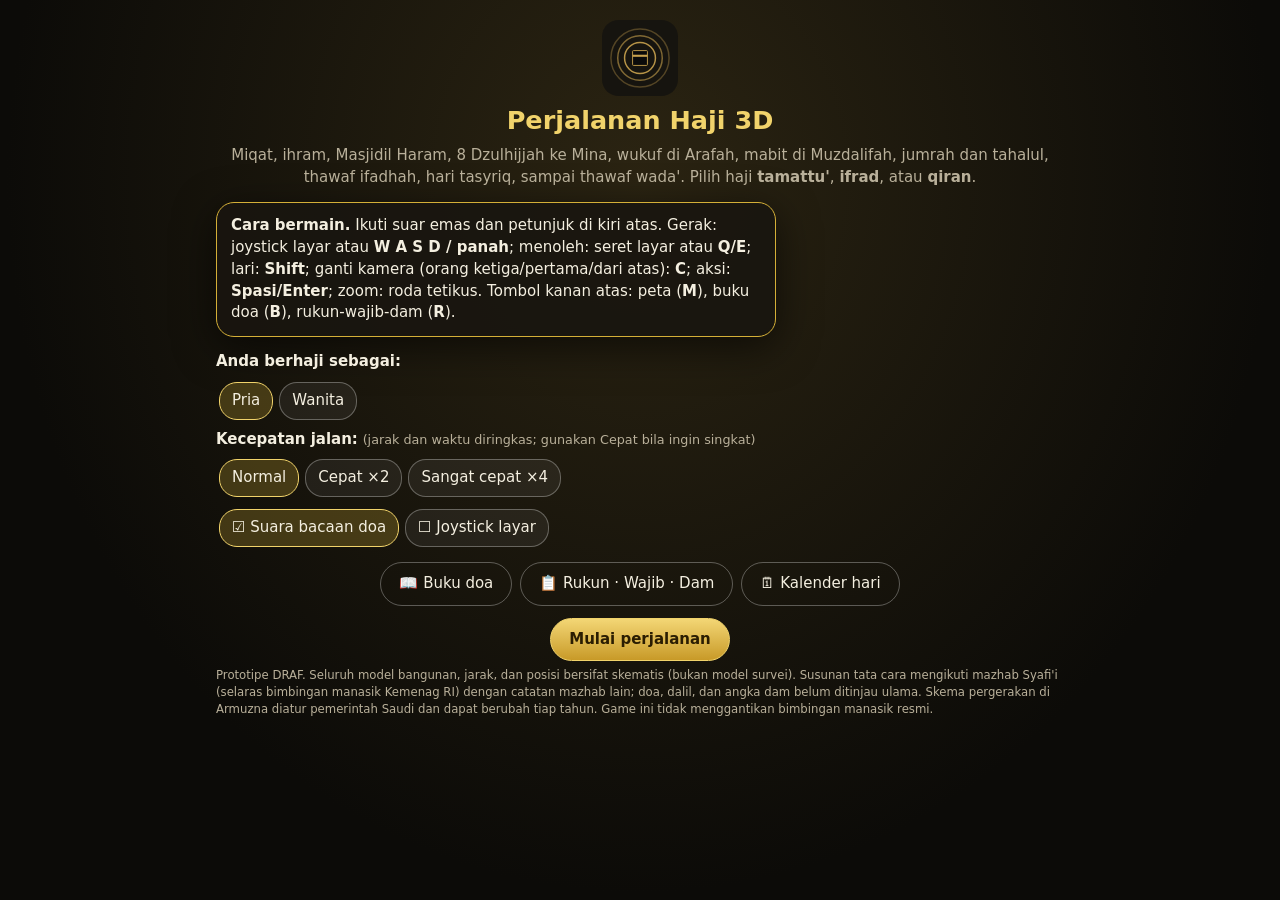
<file: haji-game/index.html>
<!doctype html>
<html lang="id">
<head>
<meta charset="utf-8">
<meta name="viewport" content="width=device-width,initial-scale=1,viewport-fit=cover,user-scalable=no">
<title>Perjalanan Haji 3D</title>
<meta name="description" content="Game perjalanan haji 3D: pilih tamattu', ifrad, atau qiran; miqat, ihram, thawaf, sa'i, Arafah, Muzdalifah, Mina, jumrah, tahalul, hingga thawaf wada'. Dilengkapi kalender hari, kuis, doa, rukun, wajib, dan dam. Prototipe DRAF.">
<link rel="icon" href="icon.svg" type="image/svg+xml">
<meta name="theme-color" content="#0f0e0b">
<style>
:root{--bg:#0f0e0b;--card:rgba(24,21,15,.88);--card2:rgba(40,35,24,.9);--gold:#d4af37;--gold2:#f1d36b;--ink:#f4efe0;--mut:#b9b09a;--ok:#5fbf7a;--bad:#e2685a;--line:rgba(212,175,55,.35)}
*{box-sizing:border-box;-webkit-tap-highlight-color:transparent}
html,body{margin:0;height:100%;background:var(--bg);color:var(--ink);font:15px/1.45 system-ui,-apple-system,"Segoe UI",Roboto,sans-serif;overflow:hidden;touch-action:none;user-select:none;-webkit-user-select:none}
canvas#gl{position:fixed;inset:0;width:100%;height:100%;display:block}
.hidden{display:none!important}
button{font:inherit;color:inherit;cursor:pointer}
.ar{font-family:"Amiri","Noto Naskh Arabic","Scheherazade New","Traditional Arabic",serif;direction:rtl;text-align:center;font-size:1.65rem;line-height:2.1;color:var(--gold2)}
/* HUD */
#hud{position:fixed;left:max(12px,env(safe-area-inset-left));top:max(12px,env(safe-area-inset-top));width:min(360px,calc(100vw - 150px));z-index:5;pointer-events:none}
#hud .card{background:var(--card);border:1px solid var(--line);border-radius:14px;padding:10px 12px;backdrop-filter:blur(6px)}
#chips{display:flex;gap:4px;margin-bottom:8px}
#chips i{flex:1;height:5px;border-radius:3px;background:rgba(255,255,255,.18)}
#chips i.on{background:var(--gold)}#chips i.cur{background:var(--gold2);box-shadow:0 0 6px var(--gold)}
#stg{font-size:.72rem;letter-spacing:.08em;text-transform:uppercase;color:var(--gold)}
#obj{font-weight:600;margin-top:2px}
#sub{font-size:.85rem;color:var(--mut);margin-top:2px}
#ring{display:flex;align-items:center;gap:10px;margin-top:8px}
#ring.hidden{display:none}
#ring svg{width:46px;height:46px;flex:none}
#ringTxt{font-size:.85rem}
#btns{position:fixed;right:max(12px,env(safe-area-inset-right));top:max(12px,env(safe-area-inset-top));z-index:6;display:flex;flex-direction:column;gap:10px;align-items:flex-end}
.rb{width:46px;height:46px;border-radius:50%;border:2px solid var(--gold);background:radial-gradient(circle at 35% 30%,#f3d675,#a87f1c);color:#2a1d02;display:grid;place-items:center;box-shadow:0 2px 8px rgba(0,0,0,.4)}
.rb svg{width:24px;height:24px;fill:none;stroke:currentColor;stroke-width:2;stroke-linecap:round;stroke-linejoin:round}
.rb:active{transform:scale(.94)}
#mini{width:132px;height:132px;border-radius:50%;border:2px solid var(--gold);background:rgba(15,14,11,.55);margin-top:2px}
#arrow{position:fixed;top:max(150px,calc(env(safe-area-inset-top) + 138px));left:max(12px,env(safe-area-inset-left));z-index:5;pointer-events:none;display:flex;align-items:center;gap:8px;background:var(--card);border:1px solid var(--line);border-radius:20px;padding:4px 12px 4px 6px;font-size:.85rem}
#arrow svg{width:30px;height:30px;transition:transform .1s linear}
#action{position:fixed;left:50%;bottom:max(34px,calc(env(safe-area-inset-bottom) + 20px));transform:translateX(-50%);z-index:7;min-width:200px;max-width:min(86vw,420px);padding:13px 22px;border-radius:30px;border:2px solid var(--gold2);background:linear-gradient(#f3d675,#c89a28);color:#2a1d02;font-weight:700;font-size:1rem;box-shadow:0 4px 18px rgba(0,0,0,.5);animation:pulse 1.4s infinite}
@keyframes pulse{50%{box-shadow:0 4px 26px rgba(241,211,107,.75)}}
#joy{position:fixed;left:max(24px,env(safe-area-inset-left));bottom:max(30px,env(safe-area-inset-bottom));width:132px;height:132px;border-radius:50%;border:2px solid rgba(255,255,255,.4);background:rgba(255,255,255,.1);z-index:4;touch-action:none}
#joy b{position:absolute;left:50%;top:50%;width:58px;height:58px;margin:-29px;border-radius:50%;background:rgba(255,255,255,.55);border:2px solid #fff}
#run{position:fixed;right:max(24px,env(safe-area-inset-right));bottom:max(36px,env(safe-area-inset-bottom));width:74px;height:74px;border-radius:50%;border:2px solid rgba(255,255,255,.45);background:rgba(241,211,107,.25);z-index:4;font-weight:700;letter-spacing:.04em;font-size:.8rem}
#run.on{background:rgba(241,211,107,.7);color:#2a1d02}
#lookpad{position:fixed;inset:0;z-index:2;touch-action:none}
body.nojoy #joy,body.nojoy #run{display:none}
#toast{position:fixed;left:50%;top:max(16px,env(safe-area-inset-top));transform:translateX(-50%);z-index:9;display:flex;flex-direction:column;gap:6px;align-items:center;pointer-events:none;width:min(92vw,520px)}
#toast>div{background:var(--card2);border:1px solid var(--gold);border-radius:12px;padding:8px 14px;text-align:center;animation:tin .25s;box-shadow:0 4px 14px rgba(0,0,0,.4)}
#toast>div .ar{font-size:1.25rem;line-height:1.7;padding:0}
#toast small{display:block;color:var(--mut)}
@keyframes tin{from{opacity:0;transform:translateY(-8px)}}
/* Modal & layar */
.veil{position:fixed;inset:0;z-index:20;display:grid;place-items:center;background:rgba(8,7,5,.72);padding:12px;touch-action:pan-y}
.dlg{width:min(560px,100%);max-height:calc(100vh - 24px);overflow:auto;background:var(--card);border:1px solid var(--gold);border-radius:18px;padding:18px 18px 16px;box-shadow:0 10px 40px rgba(0,0,0,.6);user-select:text;-webkit-user-select:text}
.dlg h2{margin:0 0 2px;font-size:1.25rem;color:var(--gold2)}
.dlg .sub{color:var(--mut);font-size:.88rem;margin-bottom:8px}
.dlg .lat{font-style:italic;text-align:center;margin:2px 0 6px}
.dlg .arti{color:#ddd5bf;font-size:.95rem;text-align:center;margin-bottom:6px}
.dlg .src{color:var(--mut);font-size:.78rem;text-align:center;margin-bottom:6px}
.dlg .note{background:rgba(212,175,55,.1);border-left:3px solid var(--gold);padding:8px 10px;border-radius:6px;margin:8px 0;font-size:.9rem}
.row{display:flex;gap:8px;flex-wrap:wrap;justify-content:center;margin-top:12px}
.btn{padding:10px 18px;border-radius:22px;border:1.5px solid var(--gold);background:rgba(212,175,55,.12)}
.btn.pri{background:linear-gradient(#f3d675,#c89a28);color:#2a1d02;font-weight:700;border-color:var(--gold2)}
.btn:disabled{opacity:.4}
.btn.ghost{border-color:rgba(255,255,255,.3);background:transparent}
.opt{display:block;width:100%;text-align:left;margin:6px 0;padding:11px 14px;border-radius:12px;border:1.5px solid rgba(255,255,255,.25);background:rgba(255,255,255,.06)}
.opt.sel{border-color:var(--gold2);background:rgba(212,175,55,.2)}
.opt.good{border-color:var(--ok);background:rgba(95,191,122,.2)}
.opt.wrong{border-color:var(--bad);background:rgba(226,104,90,.2)}
.chk{display:flex;gap:10px;align-items:flex-start}
.chk i{flex:none;width:22px;height:22px;border-radius:6px;border:2px solid var(--gold);display:grid;place-items:center;margin-top:1px;font-style:normal;color:#2a1d02;font-weight:900}
.chk.sel i{background:var(--gold2)}
.chk.sel i::after{content:"✓"}
.fb{font-size:.85rem;margin-top:4px;color:#e8dfc4}
.good .fb{color:#bfe9c9}.wrong .fb{color:#f2b9b2}
.grid2{display:grid;grid-template-columns:1fr 1fr;gap:8px}
.tag{display:inline-block;font-size:.72rem;padding:1px 8px;border-radius:10px;background:rgba(212,175,55,.2);border:1px solid var(--line);margin-right:4px}
.prog{height:6px;background:rgba(255,255,255,.15);border-radius:3px;overflow:hidden;margin:8px 0}
.prog b{display:block;height:100%;background:var(--gold2);width:0;transition:width .3s}
/* Layar penuh (intro, peta, ringkasan) */
.scr{position:fixed;inset:0;z-index:15;overflow:auto;background:radial-gradient(ellipse at 50% 20%,#2b2412,#0c0b08 70%);touch-action:pan-y}
.scr .in{width:min(880px,100%);margin:0 auto;padding:max(20px,env(safe-area-inset-top)) 16px 28px}
.scr h1{margin:6px 0 2px;font-size:1.7rem;color:var(--gold2)}
.scr p{margin:6px 0}
.logo{width:76px;height:76px;margin:0 auto;display:block}
#mapwrap{margin:10px 0}
#mapwrap svg{display:block;width:auto;max-width:100%;height:min(66vh,770px);margin:0 auto;border:1px solid var(--line);border-radius:14px;touch-action:manipulation}
.mq{cursor:pointer}
.mq circle{fill:var(--gold);stroke:#fff;stroke-width:2}
.mq.sel circle{fill:#fff;stroke:var(--gold2);stroke-width:4}
.mq text{fill:#fff;font-size:17px;paint-order:stroke;stroke:#000;stroke-width:3px}
.disc{font-size:.78rem;color:var(--mut);margin-top:10px}
.stat{display:grid;grid-template-columns:repeat(auto-fit,minmax(130px,1fr));gap:8px;margin:12px 0}
.stat div{background:var(--card2);border:1px solid var(--line);border-radius:12px;padding:10px;text-align:center}
.stat b{display:block;font-size:1.4rem;color:var(--gold2)}
.chip{display:inline-block;padding:7px 12px;border-radius:18px;border:1.5px solid rgba(255,255,255,.3);margin:3px;background:rgba(255,255,255,.06)}
.chip.sel{border-color:var(--gold2);background:rgba(212,175,55,.25)}
#load{position:fixed;inset:0;z-index:30;background:var(--bg);display:grid;place-items:center;text-align:center}
#fade{position:fixed;inset:0;z-index:18;background:#000;opacity:0;pointer-events:none;transition:opacity .5s}
@media (max-width:640px){.ar{font-size:1.4rem}#mini{width:104px;height:104px}.grid2{grid-template-columns:1fr}}

/* ---- Tambahan game Haji ---- */
#spd{position:fixed;right:max(24px,env(safe-area-inset-right));bottom:max(122px,calc(env(safe-area-inset-bottom) + 112px));z-index:4;min-width:74px;height:50px;border-radius:25px;border:2px solid rgba(255,255,255,.45);background:rgba(20,18,12,.7);color:var(--gold2);font-weight:800;font-size:1.15rem;line-height:1.05;padding:4px 10px}
#spd small{display:block;font-size:.55rem;letter-spacing:.08em;color:var(--mut);font-weight:600}
.btn.play{padding:6px 14px;font-size:.88rem;display:block;margin:6px auto 0}
.btn.play.on{background:var(--gold2);color:#2a1d02}
.pst{min-height:1em}
#day{display:flex;gap:6px;align-items:center;flex-wrap:wrap;margin-bottom:6px;font-size:.78rem}
#day b{background:var(--gold);color:#2a1d02;border-radius:10px;padding:1px 9px}
#day span{color:var(--mut)}
#btns{display:grid;grid-template-columns:repeat(2,44px);gap:8px;justify-items:center;align-items:start}
#btns .rb{width:44px;height:44px}
#btns #mini{grid-column:1/3;justify-self:end}
.rb .t{font:700 .78rem/1 system-ui;letter-spacing:0}
.tabs{display:flex;gap:6px;flex-wrap:wrap;margin:8px 0 12px;position:sticky;top:0;background:linear-gradient(#17140d 70%,transparent);padding:8px 0 6px;z-index:2}
.tabs .chip{margin:0;padding:6px 12px;font-size:.88rem}
.sec{background:var(--card2);border:1px solid var(--line);border-radius:14px;padding:12px 14px;margin:10px 0;user-select:text;-webkit-user-select:text}
.sec h3{margin:0 0 6px;font-size:1.02rem;color:var(--gold2)}
.sec p{margin:5px 0}
.sec ul{margin:4px 0 4px 18px;padding:0}
.tbl{width:100%;border-collapse:collapse;font-size:.88rem;margin:6px 0}
.tbl th,.tbl td{border:1px solid rgba(212,175,55,.25);padding:6px 8px;text-align:left;vertical-align:top}
.tbl th{background:rgba(212,175,55,.15);color:var(--gold2)}
.tbl td.k{white-space:nowrap}
.bdg{display:inline-block;font-size:.7rem;padding:1px 8px;border-radius:9px;margin-left:4px;border:1px solid var(--line);vertical-align:middle}
.bdg.q,.bdg.s{background:rgba(95,191,122,.2);border-color:var(--ok)}
.bdg.h{background:rgba(120,190,220,.2);border-color:#78bedc}
.bdg.k,.bdg.a{background:rgba(226,160,90,.2);border-color:#e2a05a}
.bdg.l{background:rgba(255,255,255,.1);border-color:rgba(255,255,255,.3)}
.kt{display:inline-block;min-width:54px;text-align:center;font-size:.7rem;padding:1px 6px;border-radius:8px;margin-right:6px;font-weight:700}
.kt.r{background:#e2685a;color:#fff}.kt.w{background:#d4af37;color:#2a1d02}.kt.s{background:#5fbf7a;color:#102414}.kt.i{background:#78bedc;color:#06222e}
.doaI{border-top:1px dashed var(--line);padding-top:8px;margin-top:8px}
.doaI h4{margin:0 0 2px;font-size:.95rem}
.doaI .ar{font-size:1.4rem;line-height:2}
.mode{display:block;width:100%;text-align:left;margin:8px 0;padding:12px 14px;border-radius:14px;border:1.5px solid rgba(255,255,255,.25);background:rgba(255,255,255,.06)}
.mode.sel{border-color:var(--gold2);background:rgba(212,175,55,.2)}
.mode h3{margin:0;font-size:1.1rem;color:var(--gold2)}
.mode small{color:var(--mut);display:block}
.mode ul{margin:6px 0 0 18px;padding:0;font-size:.85rem;color:#e3dac2}
.tl{display:flex;gap:4px;margin:8px 0 14px}
.tl div{flex:1;text-align:center;font-size:.7rem;padding:5px 2px;border-radius:8px;background:rgba(255,255,255,.08);border:1px solid rgba(255,255,255,.12)}
.tl div.cur{background:var(--gold);color:#2a1d02;font-weight:700}
.tl div.done{background:rgba(95,191,122,.25)}
.item{display:flex;gap:6px;margin:7px 0;font-size:.92rem}
.item .w{flex:none;width:92px;color:var(--gold);font-size:.8rem}
#pmap svg{display:block;width:100%;height:auto;border:1px solid var(--line);border-radius:12px;background:#2b2616}
@keyframes dash{to{stroke-dashoffset:-28}}
.route{animation:dash 1.2s linear infinite}
.dlg.wide{width:min(760px,100%)}
#wukbar{position:fixed;left:50%;bottom:max(100px,calc(env(safe-area-inset-bottom) + 90px));transform:translateX(-50%);z-index:6;width:min(86vw,420px);background:var(--card);border:1px solid var(--line);border-radius:14px;padding:8px 12px;text-align:center;pointer-events:none}
#wukbar .prog{margin:4px 0 0}
#wukbar.warn{border-color:var(--bad)}
@media (max-width:640px){.item .w{width:70px}.tbl{font-size:.8rem;display:block;overflow-x:auto;-webkit-overflow-scrolling:touch}.tbl td.k{white-space:normal}#btns{grid-template-columns:repeat(2,40px)}#btns .rb{width:40px;height:40px}}
</style>
</head>
<body>
<canvas id="gl"></canvas>
<div id="lookpad"></div>
<div id="hud" class="hidden"><div class="card"><div id="day"></div><div id="chips"></div><div id="stg"></div><div id="obj"></div><div id="sub"></div>
<div id="ring" class="hidden"><svg viewBox="0 0 46 46"><circle cx="23" cy="23" r="19" fill="none" stroke="rgba(255,255,255,.2)" stroke-width="5"/><circle id="ringArc" cx="23" cy="23" r="19" fill="none" stroke="#f1d36b" stroke-width="5" stroke-linecap="round" stroke-dasharray="119.4" stroke-dashoffset="119.4" transform="rotate(-90 23 23)"/><text id="ringN" x="23" y="28" text-anchor="middle" fill="#fff" font-size="15" font-weight="700">0</text></svg><div id="ringTxt"></div></div></div></div>
<div id="arrow" class="hidden"><svg viewBox="0 0 30 30"><path d="M15 3 L25 25 L15 20 L5 25 Z" fill="#f1d36b" stroke="#000" stroke-width="1.5"/></svg><span id="arrTxt"></span></div>
<div id="btns" class="hidden">
 <button class="rb" id="bSet" aria-label="Pengaturan"><svg viewBox="0 0 24 24"><circle cx="12" cy="12" r="3"/><path d="M19.4 15a1.7 1.7 0 0 0 .3 1.8l.1.1a2 2 0 1 1-2.8 2.8l-.1-.1a1.7 1.7 0 0 0-1.8-.3 1.7 1.7 0 0 0-1 1.5V21a2 2 0 1 1-4 0v-.1a1.7 1.7 0 0 0-1.1-1.5 1.7 1.7 0 0 0-1.8.3l-.1.1a2 2 0 1 1-2.8-2.8l.1-.1a1.7 1.7 0 0 0 .3-1.8 1.7 1.7 0 0 0-1.5-1H3a2 2 0 1 1 0-4h.1a1.7 1.7 0 0 0 1.5-1.1 1.7 1.7 0 0 0-.3-1.8l-.1-.1a2 2 0 1 1 2.8-2.8l.1.1a1.7 1.7 0 0 0 1.8.3H9a1.7 1.7 0 0 0 1-1.5V3a2 2 0 1 1 4 0v.1a1.7 1.7 0 0 0 1 1.5 1.7 1.7 0 0 0 1.8-.3l.1-.1a2 2 0 1 1 2.8 2.8l-.1.1a1.7 1.7 0 0 0-.3 1.8V9a1.7 1.7 0 0 0 1.5 1H21a2 2 0 1 1 0 4h-.1a1.7 1.7 0 0 0-1.5 1z"/></svg></button>
 <button class="rb" id="bHome" aria-label="Menu tahap"><svg viewBox="0 0 24 24"><path d="M3 11l9-8 9 8M5 10v10h5v-6h4v6h5V10"/></svg></button>
 <button class="rb" id="bMap" aria-label="Peta Makkah dan Armuzna"><svg viewBox="0 0 24 24"><path d="M3 6l6-2 6 2 6-2v14l-6 2-6-2-6 2zM9 4v14M15 6v14"/></svg></button>
 <button class="rb" id="bDoa" aria-label="Buku doa"><svg viewBox="0 0 24 24"><path d="M4 4h12a3 3 0 0 1 3 3v13H7a3 3 0 0 1-3-3zM4 17a3 3 0 0 1 3-3h12"/></svg></button>
 <button class="rb" id="bRef" aria-label="Rukun, wajib, dam"><svg viewBox="0 0 24 24"><path d="M5 3h10l4 4v14H5zM14 3v5h5M8 12h8M8 16h8"/></svg></button>
 <button class="rb" id="bCam" aria-label="Ganti kamera"><svg viewBox="0 0 24 24"><rect x="2" y="7" width="14" height="10" rx="2"/><path d="M16 11l6-3v8l-6-3"/></svg></button>
 <button class="rb" id="bFull" aria-label="Layar penuh"><svg viewBox="0 0 24 24"><path d="M4 9V4h5M20 9V4h-5M4 15v5h5M20 15v5h-5"/></svg></button>
 <canvas id="mini" width="264" height="264"></canvas>
</div>
<button id="action" class="hidden"></button>
<button id="spd" class="hidden">×1</button>
<div id="joy" class="hidden"><b></b></div>
<button id="run" class="hidden">LARI</button>
<div id="wukbar" class="hidden"></div>
<div id="toast"></div>
<div id="modalHost"></div>
<div id="screenHost"></div>
<div id="fade"></div>
<div id="load"><div><svg class="logo" viewBox="0 0 512 512"><rect width="512" height="512" rx="112" fill="#16140f"/><circle cx="256" cy="256" r="196" fill="none" stroke="#c9a24e" stroke-width="10" opacity=".35"/><circle cx="256" cy="256" r="150" fill="none" stroke="#c9a24e" stroke-width="10" opacity=".6"/><circle cx="256" cy="256" r="104" fill="none" stroke="#c9a24e" stroke-width="10" opacity=".9"/><rect x="206" y="206" width="100" height="100" rx="6" fill="#0a0a0a" stroke="#c9a24e" stroke-width="6"/><rect x="206" y="234" width="100" height="14" fill="#c9a24e"/></svg><p style="margin-top:12px;color:var(--gold2)">Memuat model 3D Makkah dan Armuzna…</p></div></div>
<script src="vendor/three.min.js"></script>
<script src="data.js"></script>
<script src="audio.js"></script>
<script src="ui.js"></script>
<script src="world.js"></script>
<script src="world2.js"></script>
<script src="engine.js"></script>
<script src="game.js"></script>
</body>
</html>
</file>
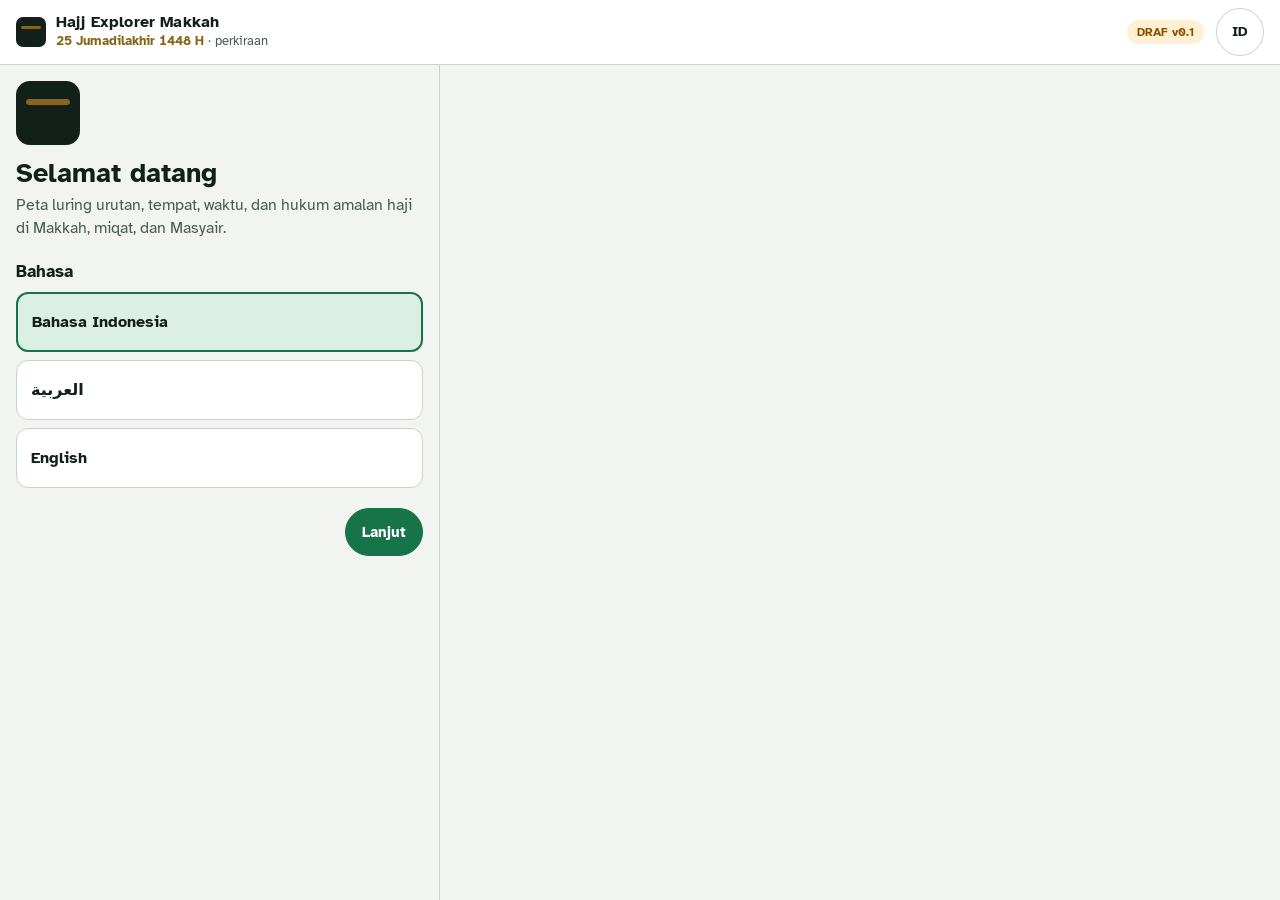
<file: hajj-explorer/index.html>
<!doctype html><html lang="id"><head><meta charset="utf-8"><meta name="viewport" content="width=device-width, initial-scale=1, viewport-fit=cover">
<meta name="theme-color" content="#13201a"><title>Hajj Explorer Makkah</title><link rel="manifest" href="manifest.webmanifest"><link rel="icon" href="icons/icon-192.png">
<link rel="stylesheet" href="vendor/maplibre-gl.css"><link rel="stylesheet" href="fonts/fonts.css"><link rel="stylesheet" href="app.css"></head><body>
<div id="app" class="app" data-view="timeline">
  <header class="topbar">
    <div class="brand">
      <span class="brand-mark" aria-hidden="true"></span>
      <div style="min-width:0">
        <h1 id="app-title">Hajj Explorer Makkah</h1>
        <div class="hijri-line" id="hijri-line"></div>
      </div>
    </div>
    <span class="chip chip-draft" id="draft-chip">DRAF v0.1</span>
    <button class="icon-btn" id="btn-lang" type="button" aria-label="Bahasa">ID</button>
  </header>
  <main class="main">
    <section id="panel" class="panel" aria-live="polite"></section>
    <section class="mapwrap" aria-label="Peta">
      <div id="map" role="application" aria-label="Peta luring Makkah dan Masyair"></div>
      <div id="map-overlay"></div>
      <div id="sheet" class="sheet" hidden></div>
    </section>
  </main>
  <nav class="tabbar" id="tabbar" aria-label="Navigasi utama"></nav>
</div>
<div id="banner-area" class="banner-area" aria-live="polite"></div>
<div id="modal" hidden></div>
<script src="vendor/maplibre-gl.js"></script><script src="vendor/pmtiles.js"></script><script src="app.js"></script>
<script>if('serviceWorker' in navigator && !(window.Capacitor&&window.Capacitor.isNativePlatform&&window.Capacitor.isNativePlatform()) && (location.protocol==='https:'||location.hostname==='localhost')){navigator.serviceWorker.register('sw.js').catch(function(){});}</script></body></html>
</file>
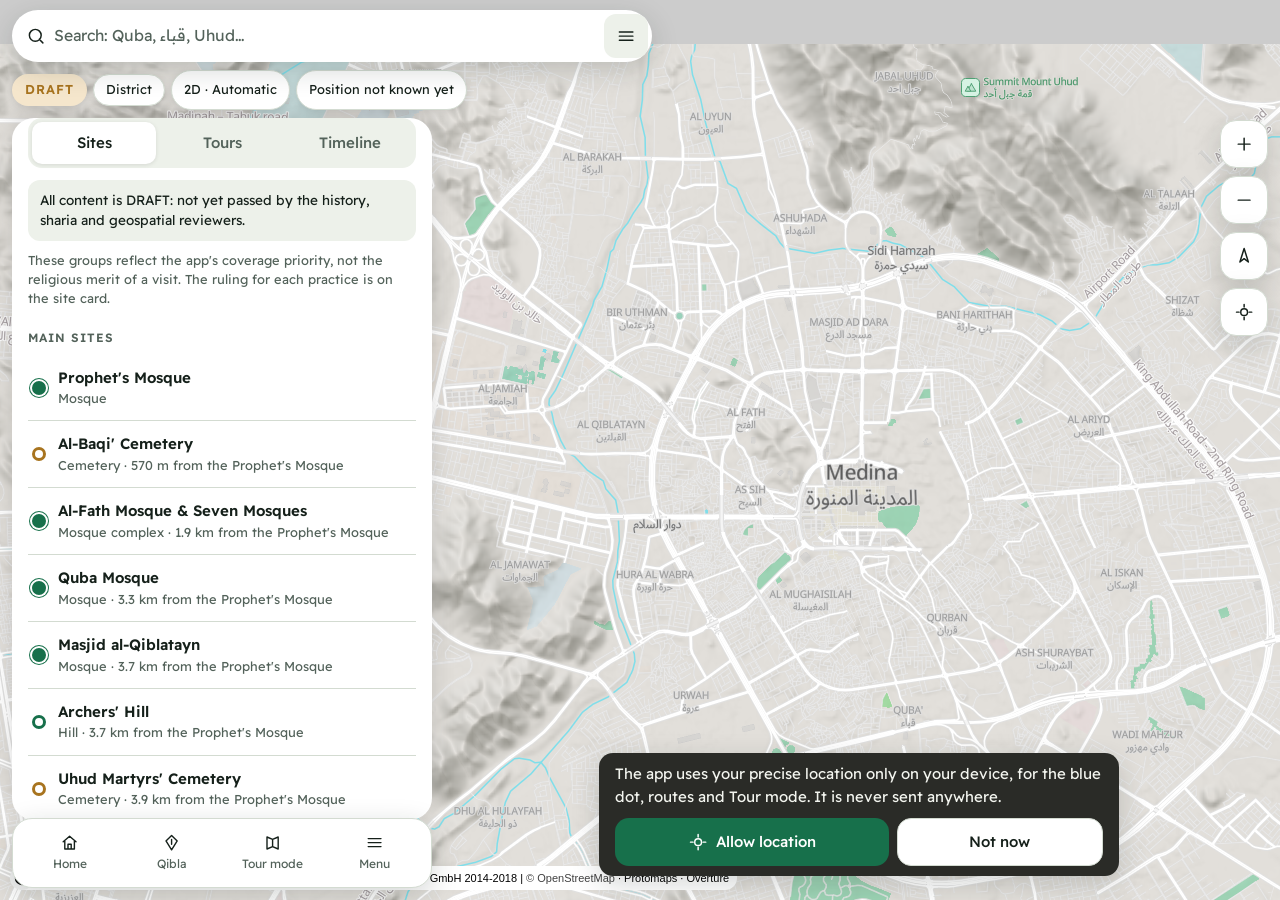
<file: madinah-explorer/index.html>
<!doctype html>
<html lang="id" dir="ltr">
  <head>
    <meta charset="utf-8" />
    <meta name="viewport" content="width=device-width, initial-scale=1, viewport-fit=cover" />
    <meta name="theme-color" content="#17704b" />
    <meta http-equiv="Content-Security-Policy" content="default-src 'self'; script-src 'self'; worker-src 'self' blob:; connect-src 'self' blob: data:; img-src 'self' data: blob:; style-src 'self' 'unsafe-inline'; font-src 'self' data:; object-src 'none'; base-uri 'self'" />
    <title>Madinah Explorer</title>
    <link rel="manifest" href="manifest.webmanifest" />
    <link rel="icon" type="image/png" href="icons/icon-192.png" />
    <script type="module" crossorigin src="./assets/index-C2WyZz0w.js"></script>
    <link rel="stylesheet" crossorigin href="./assets/index-s6zMG060.css">
  </head>
  <body>
    <div id="app"></div>
    <noscript>Madinah Explorer membutuhkan JavaScript.</noscript>
  </body>
</html>
</file>
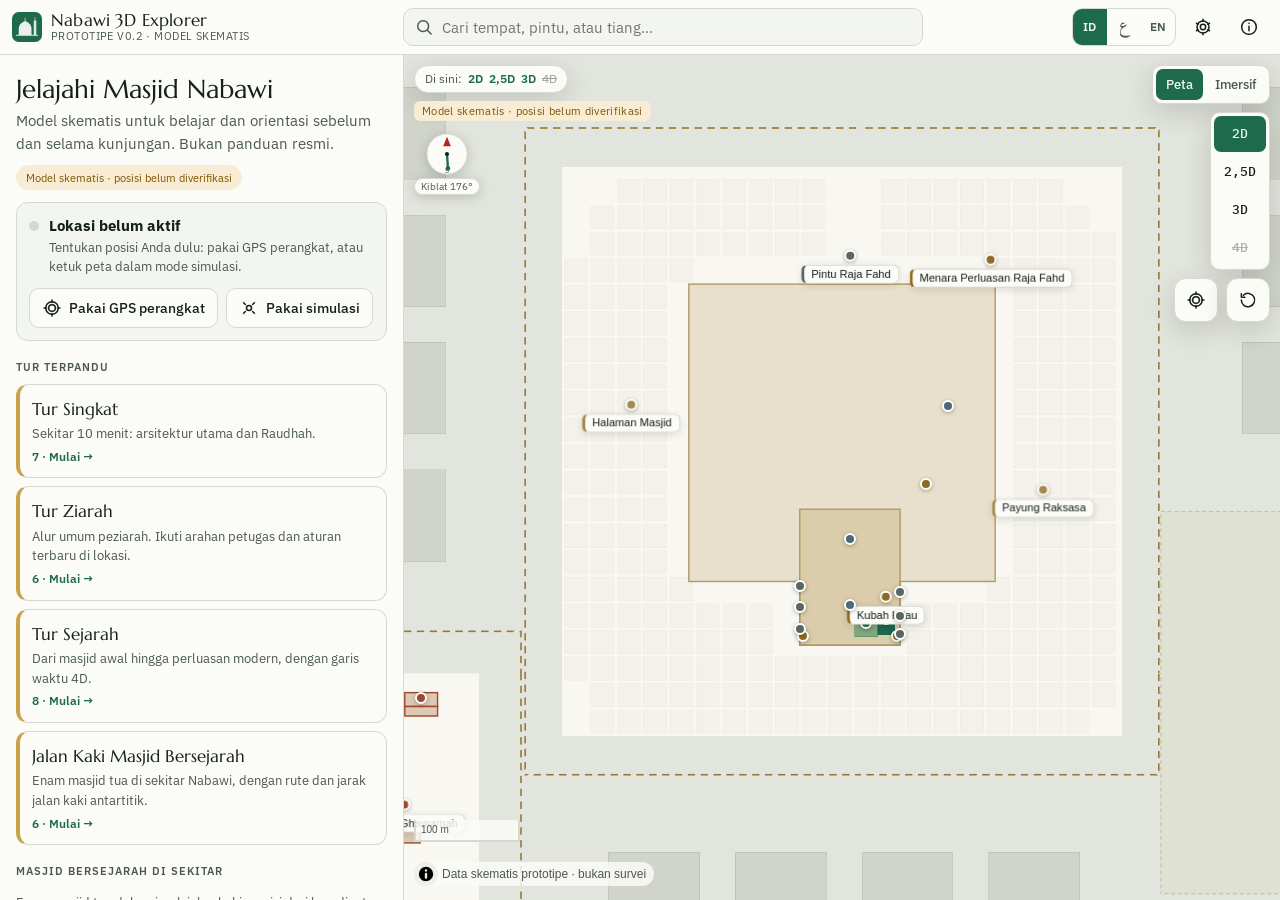
<file: nabawi-3d/index.html>
<!doctype html>
<html lang="id">
  <head>
    <meta charset="utf-8" />
    <meta name="viewport" content="width=device-width, initial-scale=1, viewport-fit=cover" />
    <title>Nabawi 3D Explorer</title>
    <meta name="description" content="Model 3D dan peta GIS Masjid Nabawi serta enam masjid bersejarah di sekitarnya: peta 2D–4D, GPS, rute jalan kaki, tur, dan garis waktu perluasan. Prototipe dengan data skematis." />
    <link rel="canonical" href="https://matahana.github.io/panduan-ibadah/nabawi-3d/" />
    <link rel="manifest" href="./manifest.webmanifest" />
    <link rel="icon" href="./icon.svg" type="image/svg+xml" />
    <link rel="apple-touch-icon" href="./icon-512.png" />
    <meta name="theme-color" content="#1d6a4e" />
    <meta property="og:type" content="website" />
    <meta property="og:site_name" content="Panduan Ibadah" />
    <meta property="og:title" content="Nabawi 3D Explorer" />
    <meta property="og:description" content="Model 3D dan peta GIS Masjid Nabawi serta enam masjid bersejarah di sekitarnya: peta 2D–4D, GPS, rute jalan kaki, tur, dan garis waktu perluasan." />
    <meta property="og:url" content="https://matahana.github.io/panduan-ibadah/nabawi-3d/" />
    <meta property="og:image" content="https://matahana.github.io/panduan-ibadah/nabawi-3d/icon-512.png" />
    <meta property="og:locale" content="id_ID" />
    <link rel="preconnect" href="https://fonts.googleapis.com" />
    <link rel="preconnect" href="https://fonts.gstatic.com" crossorigin />
    <link href="https://fonts.googleapis.com/css2?family=Amiri:wght@400;700&family=IBM+Plex+Mono:wght@400;500&family=IBM+Plex+Sans+Arabic:wght@400;500;600&family=IBM+Plex+Sans:wght@400;500;600&family=Marcellus&display=swap" rel="stylesheet" />
    <script>
      // Jembatan tema situs Panduan Ibadah: halaman induk menulis data-tema (terang/gelap) ke dokumen
      // tab ini; aplikasi memakai data-theme (light/dark). Tanpa data-tema, ikuti tema sistem.
      (function () {
        var de = document.documentElement, PETA = { terang: 'light', gelap: 'dark' };
        function selaras() {
          var v = PETA[de.getAttribute('data-tema')];
          if (v) { if (de.getAttribute('data-theme') !== v) de.setAttribute('data-theme', v); }
          else if (de.hasAttribute('data-theme')) de.removeAttribute('data-theme');
        }
        new MutationObserver(selaras).observe(de, { attributes: true, attributeFilter: ['data-tema'] });
        selaras();
      })();
    </script>
    <script type="module" crossorigin src="./assets/index-CDhQLDd0.js"></script>
    <link rel="stylesheet" crossorigin href="./assets/index-o4y9_jTT.css">
  </head>
  <body>
    <div id="app"><p class="boot">Memuat Nabawi 3D Explorer…</p></div>
    <noscript><p style="padding:24px;font:16px system-ui">Nabawi 3D Explorer memerlukan JavaScript dan WebGL.</p></noscript>
  </body>
</html>
</file>
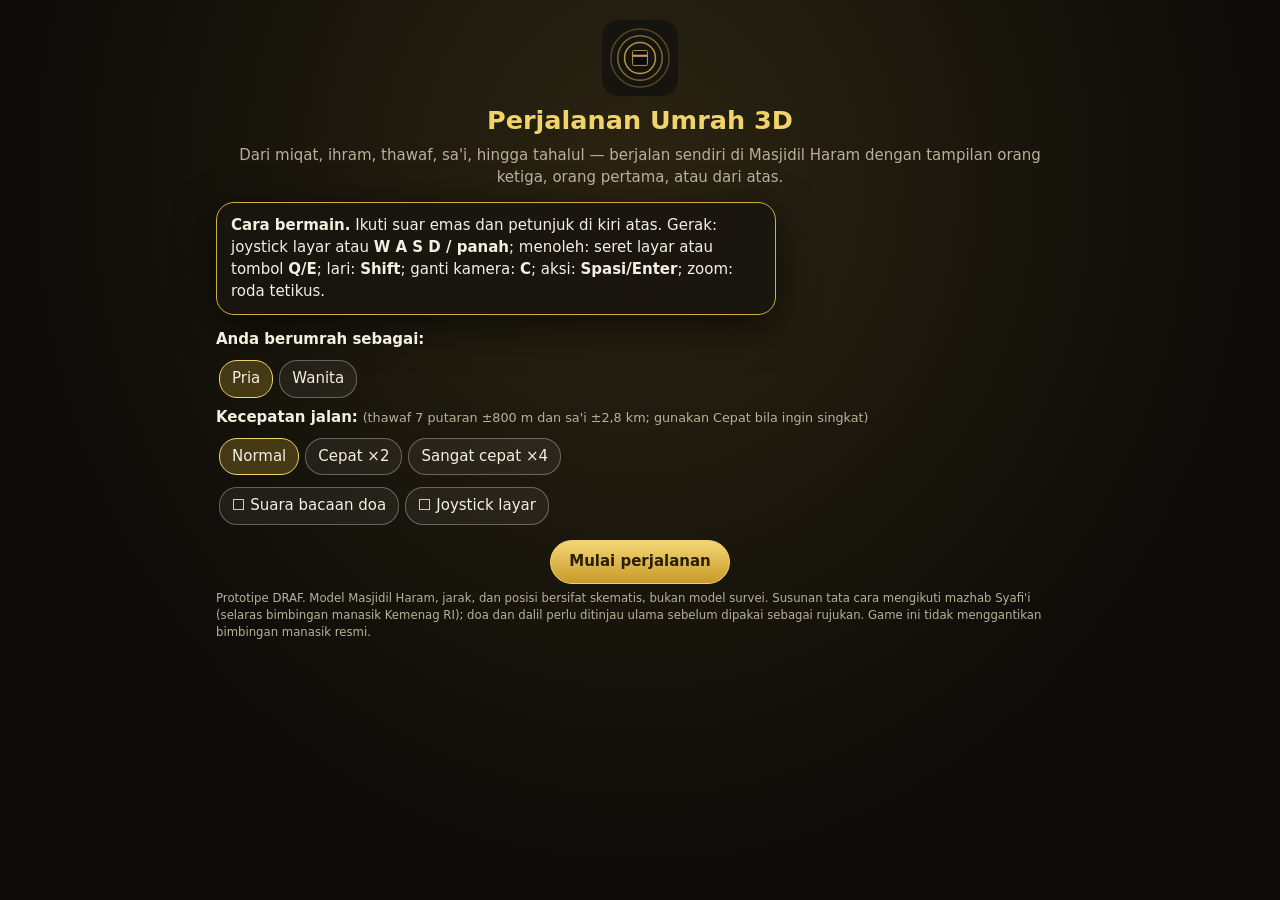
<file: umrah-game/index.html>
<!doctype html>
<html lang="id">
<head>
<meta charset="utf-8">
<meta name="viewport" content="width=device-width,initial-scale=1,viewport-fit=cover,user-scalable=no">
<title>Perjalanan Umrah 3D</title>
<meta name="description" content="Game perjalanan umrah 3D dari miqat, ihram, thawaf, sa'i, hingga tahalul dengan tampilan orang ketiga, orang pertama, dan dari atas. Prototipe DRAF.">
<link rel="icon" href="icon.svg" type="image/svg+xml">
<meta name="theme-color" content="#0f0e0b">
<style>
:root{--bg:#0f0e0b;--card:rgba(24,21,15,.88);--card2:rgba(40,35,24,.9);--gold:#d4af37;--gold2:#f1d36b;--ink:#f4efe0;--mut:#b9b09a;--ok:#5fbf7a;--bad:#e2685a;--line:rgba(212,175,55,.35)}
*{box-sizing:border-box;-webkit-tap-highlight-color:transparent}
html,body{margin:0;height:100%;background:var(--bg);color:var(--ink);font:15px/1.45 system-ui,-apple-system,"Segoe UI",Roboto,sans-serif;overflow:hidden;touch-action:none;user-select:none;-webkit-user-select:none}
canvas#gl{position:fixed;inset:0;width:100%;height:100%;display:block}
.hidden{display:none!important}
button{font:inherit;color:inherit;cursor:pointer}
.ar{font-family:"Amiri","Noto Naskh Arabic","Scheherazade New","Traditional Arabic",serif;direction:rtl;text-align:center;font-size:1.65rem;line-height:2.1;color:var(--gold2)}
/* HUD */
#hud{position:fixed;left:max(12px,env(safe-area-inset-left));top:max(12px,env(safe-area-inset-top));width:min(360px,calc(100vw - 150px));z-index:5;pointer-events:none}
#hud .card{background:var(--card);border:1px solid var(--line);border-radius:14px;padding:10px 12px;backdrop-filter:blur(6px)}
#chips{display:flex;gap:4px;margin-bottom:8px}
#chips i{flex:1;height:5px;border-radius:3px;background:rgba(255,255,255,.18)}
#chips i.on{background:var(--gold)}#chips i.cur{background:var(--gold2);box-shadow:0 0 6px var(--gold)}
#stg{font-size:.72rem;letter-spacing:.08em;text-transform:uppercase;color:var(--gold)}
#obj{font-weight:600;margin-top:2px}
#sub{font-size:.85rem;color:var(--mut);margin-top:2px}
#ring{display:flex;align-items:center;gap:10px;margin-top:8px}
#ring.hidden{display:none}
#ring svg{width:46px;height:46px;flex:none}
#ringTxt{font-size:.85rem}
#btns{position:fixed;right:max(12px,env(safe-area-inset-right));top:max(12px,env(safe-area-inset-top));z-index:6;display:flex;flex-direction:column;gap:10px;align-items:flex-end}
.rb{width:46px;height:46px;border-radius:50%;border:2px solid var(--gold);background:radial-gradient(circle at 35% 30%,#f3d675,#a87f1c);color:#2a1d02;display:grid;place-items:center;box-shadow:0 2px 8px rgba(0,0,0,.4)}
.rb svg{width:24px;height:24px;fill:none;stroke:currentColor;stroke-width:2;stroke-linecap:round;stroke-linejoin:round}
.rb:active{transform:scale(.94)}
#mini{width:132px;height:132px;border-radius:50%;border:2px solid var(--gold);background:rgba(15,14,11,.55);margin-top:2px}
#arrow{position:fixed;top:max(150px,calc(env(safe-area-inset-top) + 138px));left:max(12px,env(safe-area-inset-left));z-index:5;pointer-events:none;display:flex;align-items:center;gap:8px;background:var(--card);border:1px solid var(--line);border-radius:20px;padding:4px 12px 4px 6px;font-size:.85rem}
#arrow svg{width:30px;height:30px;transition:transform .1s linear}
#action{position:fixed;left:50%;bottom:max(34px,calc(env(safe-area-inset-bottom) + 20px));transform:translateX(-50%);z-index:7;min-width:200px;max-width:min(86vw,420px);padding:13px 22px;border-radius:30px;border:2px solid var(--gold2);background:linear-gradient(#f3d675,#c89a28);color:#2a1d02;font-weight:700;font-size:1rem;box-shadow:0 4px 18px rgba(0,0,0,.5);animation:pulse 1.4s infinite}
@keyframes pulse{50%{box-shadow:0 4px 26px rgba(241,211,107,.75)}}
#joy{position:fixed;left:max(24px,env(safe-area-inset-left));bottom:max(30px,env(safe-area-inset-bottom));width:132px;height:132px;border-radius:50%;border:2px solid rgba(255,255,255,.4);background:rgba(255,255,255,.1);z-index:4;touch-action:none}
#joy b{position:absolute;left:50%;top:50%;width:58px;height:58px;margin:-29px;border-radius:50%;background:rgba(255,255,255,.55);border:2px solid #fff}
#spd{position:fixed;right:max(24px,env(safe-area-inset-right));bottom:max(122px,calc(env(safe-area-inset-bottom) + 112px));z-index:4;min-width:74px;height:50px;border-radius:25px;border:2px solid rgba(255,255,255,.45);background:rgba(20,18,12,.7);color:var(--gold2);font-weight:800;font-size:1.15rem;line-height:1.05;padding:4px 10px}
#spd small{display:block;font-size:.55rem;letter-spacing:.08em;color:var(--mut);font-weight:600}
#mini{cursor:pointer}
.dcard{background:var(--card2);border:1px solid var(--line);border-radius:14px;padding:10px 12px;margin:10px 0}
.dcard.g-atsar,.dcard.g-masyhur{border-style:dashed;border-color:rgba(255,255,255,.3)}
.dh{display:flex;gap:8px;align-items:center;flex-wrap:wrap;margin-bottom:2px}
.gr{font-size:.7rem;padding:1px 8px;border-radius:10px;font-weight:700;color:#10200f}
.gr-sahih{background:#7bd88f}.gr-hasan{background:#b7d96b}.gr-atsar{background:#e8c26a}.gr-masyhur{background:#e59a8a}
.btn.play{padding:6px 14px;font-size:.88rem;display:block;margin:6px auto 0}
.btn.play.on{background:var(--gold2);color:#2a1d02}
.pst{min-height:1em}
details.more{margin:12px 0;border:1px dashed rgba(255,255,255,.3);border-radius:12px;padding:6px 10px}
details.more summary{cursor:pointer;color:var(--gold2);font-weight:600;padding:4px 0}
.note.warn{border-color:var(--bad);background:rgba(226,104,90,.1)}
#tabs{display:flex;flex-wrap:wrap;gap:2px;margin-bottom:6px}
#tabs .chip{font-size:.8rem;padding:4px 9px;margin:2px}
#run{position:fixed;right:max(24px,env(safe-area-inset-right));bottom:max(36px,env(safe-area-inset-bottom));width:74px;height:74px;border-radius:50%;border:2px solid rgba(255,255,255,.45);background:rgba(241,211,107,.25);z-index:4;font-weight:700;letter-spacing:.04em;font-size:.8rem}
#run.on{background:rgba(241,211,107,.7);color:#2a1d02}
#lookpad{position:fixed;inset:0;z-index:2;touch-action:none}
body.nojoy #joy,body.nojoy #run{display:none}
#toast{position:fixed;left:50%;top:max(16px,env(safe-area-inset-top));transform:translateX(-50%);z-index:9;display:flex;flex-direction:column;gap:6px;align-items:center;pointer-events:none;width:min(92vw,520px)}
#toast>div{background:var(--card2);border:1px solid var(--gold);border-radius:12px;padding:8px 14px;text-align:center;animation:tin .25s;box-shadow:0 4px 14px rgba(0,0,0,.4)}
#toast>div .ar{font-size:1.25rem;line-height:1.7;padding:0}
#toast small{display:block;color:var(--mut)}
@keyframes tin{from{opacity:0;transform:translateY(-8px)}}
/* Modal & layar */
.veil{position:fixed;inset:0;z-index:20;display:grid;place-items:center;background:rgba(8,7,5,.72);padding:12px;touch-action:pan-y}
.dlg{width:min(560px,100%);max-height:calc(100vh - 24px);overflow:auto;background:var(--card);border:1px solid var(--gold);border-radius:18px;padding:18px 18px 16px;box-shadow:0 10px 40px rgba(0,0,0,.6);user-select:text;-webkit-user-select:text}
.dlg h2{margin:0 0 2px;font-size:1.25rem;color:var(--gold2)}
.dlg .sub{color:var(--mut);font-size:.88rem;margin-bottom:8px}
.dlg .lat{font-style:italic;text-align:center;margin:2px 0 6px}
.dlg .arti{color:#ddd5bf;font-size:.95rem;text-align:center;margin-bottom:6px}
.dlg .src{color:var(--mut);font-size:.78rem;text-align:center;margin-bottom:6px}
.dlg .note{background:rgba(212,175,55,.1);border-left:3px solid var(--gold);padding:8px 10px;border-radius:6px;margin:8px 0;font-size:.9rem}
.row{display:flex;gap:8px;flex-wrap:wrap;justify-content:center;margin-top:12px}
.btn{padding:10px 18px;border-radius:22px;border:1.5px solid var(--gold);background:rgba(212,175,55,.12)}
.btn.pri{background:linear-gradient(#f3d675,#c89a28);color:#2a1d02;font-weight:700;border-color:var(--gold2)}
.btn:disabled{opacity:.4}
.btn.ghost{border-color:rgba(255,255,255,.3);background:transparent}
.opt{display:block;width:100%;text-align:left;margin:6px 0;padding:11px 14px;border-radius:12px;border:1.5px solid rgba(255,255,255,.25);background:rgba(255,255,255,.06)}
.opt.sel{border-color:var(--gold2);background:rgba(212,175,55,.2)}
.opt.good{border-color:var(--ok);background:rgba(95,191,122,.2)}
.opt.wrong{border-color:var(--bad);background:rgba(226,104,90,.2)}
.chk{display:flex;gap:10px;align-items:flex-start}
.chk i{flex:none;width:22px;height:22px;border-radius:6px;border:2px solid var(--gold);display:grid;place-items:center;margin-top:1px;font-style:normal;color:#2a1d02;font-weight:900}
.chk.sel i{background:var(--gold2)}
.chk.sel i::after{content:"✓"}
.fb{font-size:.85rem;margin-top:4px;color:#e8dfc4}
.good .fb{color:#bfe9c9}.wrong .fb{color:#f2b9b2}
.grid2{display:grid;grid-template-columns:1fr 1fr;gap:8px}
.tag{display:inline-block;font-size:.72rem;padding:1px 8px;border-radius:10px;background:rgba(212,175,55,.2);border:1px solid var(--line);margin-right:4px}
.prog{height:6px;background:rgba(255,255,255,.15);border-radius:3px;overflow:hidden;margin:8px 0}
.prog b{display:block;height:100%;background:var(--gold2);width:0;transition:width .3s}
/* Layar penuh (intro, peta, ringkasan) */
.scr{position:fixed;inset:0;z-index:15;overflow:auto;background:radial-gradient(ellipse at 50% 20%,#2b2412,#0c0b08 70%);touch-action:pan-y}
.scr .in{width:min(880px,100%);margin:0 auto;padding:max(20px,env(safe-area-inset-top)) 16px 28px}
.scr h1{margin:6px 0 2px;font-size:1.7rem;color:var(--gold2)}
.scr p{margin:6px 0}
.logo{width:76px;height:76px;margin:0 auto;display:block}
#mapwrap{margin:10px 0;position:relative}
.zc{position:absolute;left:6px;top:6px;display:flex;flex-direction:column;gap:6px}
.zc button{width:40px;height:40px;border-radius:10px;border:1.5px solid var(--gold);background:rgba(20,18,12,.85);color:var(--gold2);font-size:1.3rem;line-height:1}
#mapwrap svg{display:block;width:auto;max-width:100%;height:min(66vh,770px);margin:0 auto;border:1px solid var(--line);border-radius:14px;touch-action:none}
.mq{cursor:pointer}
.mq circle{fill:var(--gold);stroke:#fff;stroke-width:2}
.mq.sel circle{fill:#fff;stroke:var(--gold2);stroke-width:4}
.mq text{fill:#fff;font-size:17px;paint-order:stroke;stroke:#000;stroke-width:3px}
.disc{font-size:.78rem;color:var(--mut);margin-top:10px}
.stat{display:grid;grid-template-columns:repeat(auto-fit,minmax(130px,1fr));gap:8px;margin:12px 0}
.stat div{background:var(--card2);border:1px solid var(--line);border-radius:12px;padding:10px;text-align:center}
.stat b{display:block;font-size:1.4rem;color:var(--gold2)}
.chip{display:inline-block;padding:7px 12px;border-radius:18px;border:1.5px solid rgba(255,255,255,.3);margin:3px;background:rgba(255,255,255,.06)}
.chip.sel{border-color:var(--gold2);background:rgba(212,175,55,.25)}
#load{position:fixed;inset:0;z-index:30;background:var(--bg);display:grid;place-items:center;text-align:center}
#fade{position:fixed;inset:0;z-index:18;background:#000;opacity:0;pointer-events:none;transition:opacity .5s}
@media (max-width:640px){.ar{font-size:1.4rem}#mini{width:104px;height:104px}.grid2{grid-template-columns:1fr}}
</style>
</head>
<body>
<canvas id="gl"></canvas>
<div id="lookpad"></div>
<div id="hud" class="hidden"><div class="card"><div id="chips"></div><div id="stg"></div><div id="obj"></div><div id="sub"></div>
<div id="ring" class="hidden"><svg viewBox="0 0 46 46"><circle cx="23" cy="23" r="19" fill="none" stroke="rgba(255,255,255,.2)" stroke-width="5"/><circle id="ringArc" cx="23" cy="23" r="19" fill="none" stroke="#f1d36b" stroke-width="5" stroke-linecap="round" stroke-dasharray="119.4" stroke-dashoffset="119.4" transform="rotate(-90 23 23)"/><text id="ringN" x="23" y="28" text-anchor="middle" fill="#fff" font-size="15" font-weight="700">0</text></svg><div id="ringTxt"></div></div></div></div>
<div id="arrow" class="hidden"><svg viewBox="0 0 30 30"><path d="M15 3 L25 25 L15 20 L5 25 Z" fill="#f1d36b" stroke="#000" stroke-width="1.5"/></svg><span id="arrTxt"></span></div>
<div id="btns" class="hidden">
 <button class="rb" id="bSet" aria-label="Pengaturan"><svg viewBox="0 0 24 24"><circle cx="12" cy="12" r="3"/><path d="M19.4 15a1.7 1.7 0 0 0 .3 1.8l.1.1a2 2 0 1 1-2.8 2.8l-.1-.1a1.7 1.7 0 0 0-1.8-.3 1.7 1.7 0 0 0-1 1.5V21a2 2 0 1 1-4 0v-.1a1.7 1.7 0 0 0-1.1-1.5 1.7 1.7 0 0 0-1.8.3l-.1.1a2 2 0 1 1-2.8-2.8l.1-.1a1.7 1.7 0 0 0 .3-1.8 1.7 1.7 0 0 0-1.5-1H3a2 2 0 1 1 0-4h.1a1.7 1.7 0 0 0 1.5-1.1 1.7 1.7 0 0 0-.3-1.8l-.1-.1a2 2 0 1 1 2.8-2.8l.1.1a1.7 1.7 0 0 0 1.8.3H9a1.7 1.7 0 0 0 1-1.5V3a2 2 0 1 1 4 0v.1a1.7 1.7 0 0 0 1 1.5 1.7 1.7 0 0 0 1.8-.3l.1-.1a2 2 0 1 1 2.8 2.8l-.1.1a1.7 1.7 0 0 0-.3 1.8V9a1.7 1.7 0 0 0 1.5 1H21a2 2 0 1 1 0 4h-.1a1.7 1.7 0 0 0-1.5 1z"/></svg></button>
 <button class="rb" id="bDoa" aria-label="Pustaka doa"><svg viewBox="0 0 24 24"><path d="M4 5a2 2 0 0 1 2-2h13v16H6a2 2 0 0 0-2 2zM4 19V5M8 7h7M8 11h7"/></svg></button>
 <button class="rb" id="bHome" aria-label="Menu tahap"><svg viewBox="0 0 24 24"><path d="M3 11l9-8 9 8M5 10v10h5v-6h4v6h5V10"/></svg></button>
 <button class="rb" id="bCam" aria-label="Ganti kamera"><svg viewBox="0 0 24 24"><rect x="2" y="7" width="14" height="10" rx="2"/><path d="M16 11l6-3v8l-6-3"/></svg></button>
 <button class="rb" id="bFull" aria-label="Layar penuh"><svg viewBox="0 0 24 24"><path d="M4 9V4h5M20 9V4h-5M4 15v5h5M20 15v5h-5"/></svg></button>
 <canvas id="mini" width="264" height="264"></canvas>
</div>
<button id="action" class="hidden"></button>
<button id="spd" class="hidden">×1</button>
<div id="joy" class="hidden"><b></b></div>
<button id="run" class="hidden">LARI</button>
<div id="toast"></div>
<div id="modalHost"></div>
<div id="screenHost"></div>
<div id="fade"></div>
<div id="load"><div><svg class="logo" viewBox="0 0 512 512"><rect width="512" height="512" rx="112" fill="#16140f"/><circle cx="256" cy="256" r="196" fill="none" stroke="#c9a24e" stroke-width="10" opacity=".35"/><circle cx="256" cy="256" r="150" fill="none" stroke="#c9a24e" stroke-width="10" opacity=".6"/><circle cx="256" cy="256" r="104" fill="none" stroke="#c9a24e" stroke-width="10" opacity=".9"/><rect x="206" y="206" width="100" height="100" rx="6" fill="#0a0a0a" stroke="#c9a24e" stroke-width="6"/><rect x="206" y="234" width="100" height="14" fill="#c9a24e"/></svg><p style="margin-top:12px;color:var(--gold2)">Memuat model 3D…</p></div></div>
<script src="vendor/three.min.js"></script>
<script src="data.js"></script>
<script src="audio.js"></script>
<script src="world.js"></script>
<script src="game.js"></script>
</body>
</html>
</file>
<file: hajj-explorer/vendor/maplibre-gl.css>
.maplibregl-map{font:12px/20px Helvetica Neue,Arial,Helvetica,sans-serif;overflow:hidden;position:relative;-webkit-tap-highlight-color:rgb(0 0 0/0)}.maplibregl-canvas{left:0;position:absolute;top:0}.maplibregl-map:fullscreen{height:100%;width:100%}.maplibregl-ctrl-group button.maplibregl-ctrl-compass{touch-action:none}.maplibregl-canvas-container.maplibregl-interactive,.maplibregl-ctrl-group button.maplibregl-ctrl-compass{cursor:grab;-webkit-user-select:none;-moz-user-select:none;user-select:none}.maplibregl-canvas-container.maplibregl-interactive.maplibregl-track-pointer{cursor:pointer}.maplibregl-canvas-container.maplibregl-interactive:active,.maplibregl-ctrl-group button.maplibregl-ctrl-compass:active{cursor:grabbing}.maplibregl-canvas-container.maplibregl-touch-zoom-rotate,.maplibregl-canvas-container.maplibregl-touch-zoom-rotate .maplibregl-canvas{touch-action:pan-x pan-y}.maplibregl-canvas-container.maplibregl-touch-drag-pan,.maplibregl-canvas-container.maplibregl-touch-drag-pan .maplibregl-canvas{touch-action:pinch-zoom}.maplibregl-canvas-container.maplibregl-touch-zoom-rotate.maplibregl-touch-drag-pan,.maplibregl-canvas-container.maplibregl-touch-zoom-rotate.maplibregl-touch-drag-pan .maplibregl-canvas{touch-action:none}.maplibregl-canvas-container.maplibregl-touch-drag-pan.maplibregl-cooperative-gestures,.maplibregl-canvas-container.maplibregl-touch-drag-pan.maplibregl-cooperative-gestures .maplibregl-canvas{touch-action:pan-x pan-y}.maplibregl-ctrl-bottom-left,.maplibregl-ctrl-bottom-right,.maplibregl-ctrl-top-left,.maplibregl-ctrl-top-right{pointer-events:none;position:absolute;z-index:2}.maplibregl-ctrl-top-left{left:0;top:0}.maplibregl-ctrl-top-right{right:0;top:0}.maplibregl-ctrl-bottom-left{bottom:0;left:0}.maplibregl-ctrl-bottom-right{bottom:0;right:0}.maplibregl-ctrl{clear:both;pointer-events:auto;transform:translate(0)}.maplibregl-ctrl-top-left .maplibregl-ctrl{float:left;margin:10px 0 0 10px}.maplibregl-ctrl-top-right .maplibregl-ctrl{float:right;margin:10px 10px 0 0}.maplibregl-ctrl-bottom-left .maplibregl-ctrl{float:left;margin:0 0 10px 10px}.maplibregl-ctrl-bottom-right .maplibregl-ctrl{float:right;margin:0 10px 10px 0}.maplibregl-ctrl-group{background:#fff;border-radius:4px}.maplibregl-ctrl-group:not(:empty){box-shadow:0 0 0 2px rgba(0,0,0,.1)}@media (forced-colors:active){.maplibregl-ctrl-group:not(:empty){box-shadow:0 0 0 2px ButtonText}}.maplibregl-ctrl-group button{background-color:transparent;border:0;box-sizing:border-box;cursor:pointer;display:block;height:29px;outline:none;padding:0;width:29px}.maplibregl-ctrl-group button+button{border-top:1px solid #ddd}.maplibregl-ctrl button .maplibregl-ctrl-icon{background-position:50%;background-repeat:no-repeat;display:block;height:100%;width:100%}@media (forced-colors:active){.maplibregl-ctrl-icon{background-color:transparent}.maplibregl-ctrl-group button+button{border-top:1px solid ButtonText}}.maplibregl-ctrl button::-moz-focus-inner{border:0;padding:0}.maplibregl-ctrl-attrib-button:focus,.maplibregl-ctrl-group button:focus{box-shadow:0 0 2px 2px #0096ff}.maplibregl-ctrl button:disabled{cursor:not-allowed}.maplibregl-ctrl button:disabled .maplibregl-ctrl-icon{opacity:.25}@media (hover:hover){.maplibregl-ctrl button:not(:disabled):hover{background-color:rgba(0,0,0,.05)}}.maplibregl-ctrl button:not(:disabled):active{background-color:rgba(0,0,0,.05)}.maplibregl-ctrl-group button:focus:focus-visible{box-shadow:0 0 2px 2px #0096ff}.maplibregl-ctrl-group button:focus:not(:focus-visible){box-shadow:none}.maplibregl-ctrl-group button:focus:first-child{border-radius:4px 4px 0 0}.maplibregl-ctrl-group button:focus:last-child{border-radius:0 0 4px 4px}.maplibregl-ctrl-group button:focus:only-child{border-radius:inherit}.maplibregl-ctrl button.maplibregl-ctrl-zoom-out .maplibregl-ctrl-icon{background-image:url("data:image/svg+xml;charset=utf-8,%3Csvg xmlns='http://www.w3.org/2000/svg' width='29' height='29' fill='%23333' viewBox='0 0 29 29'%3E%3Cpath d='M10 13c-.75 0-1.5.75-1.5 1.5S9.25 16 10 16h9c.75 0 1.5-.75 1.5-1.5S19.75 13 19 13z'/%3E%3C/svg%3E")}.maplibregl-ctrl button.maplibregl-ctrl-zoom-in .maplibregl-ctrl-icon{background-image:url("data:image/svg+xml;charset=utf-8,%3Csvg xmlns='http://www.w3.org/2000/svg' width='29' height='29' fill='%23333' viewBox='0 0 29 29'%3E%3Cpath d='M14.5 8.5c-.75 0-1.5.75-1.5 1.5v3h-3c-.75 0-1.5.75-1.5 1.5S9.25 16 10 16h3v3c0 .75.75 1.5 1.5 1.5S16 19.75 16 19v-3h3c.75 0 1.5-.75 1.5-1.5S19.75 13 19 13h-3v-3c0-.75-.75-1.5-1.5-1.5'/%3E%3C/svg%3E")}@media (forced-colors:active){.maplibregl-ctrl button.maplibregl-ctrl-zoom-out .maplibregl-ctrl-icon{background-image:url("data:image/svg+xml;charset=utf-8,%3Csvg xmlns='http://www.w3.org/2000/svg' width='29' height='29' fill='%23fff' viewBox='0 0 29 29'%3E%3Cpath d='M10 13c-.75 0-1.5.75-1.5 1.5S9.25 16 10 16h9c.75 0 1.5-.75 1.5-1.5S19.75 13 19 13z'/%3E%3C/svg%3E")}.maplibregl-ctrl button.maplibregl-ctrl-zoom-in .maplibregl-ctrl-icon{background-image:url("data:image/svg+xml;charset=utf-8,%3Csvg xmlns='http://www.w3.org/2000/svg' width='29' height='29' fill='%23fff' viewBox='0 0 29 29'%3E%3Cpath d='M14.5 8.5c-.75 0-1.5.75-1.5 1.5v3h-3c-.75 0-1.5.75-1.5 1.5S9.25 16 10 16h3v3c0 .75.75 1.5 1.5 1.5S16 19.75 16 19v-3h3c.75 0 1.5-.75 1.5-1.5S19.75 13 19 13h-3v-3c0-.75-.75-1.5-1.5-1.5'/%3E%3C/svg%3E")}}@media (forced-colors:active) and (prefers-color-scheme:light){.maplibregl-ctrl button.maplibregl-ctrl-zoom-out .maplibregl-ctrl-icon{background-image:url("data:image/svg+xml;charset=utf-8,%3Csvg xmlns='http://www.w3.org/2000/svg' width='29' height='29' viewBox='0 0 29 29'%3E%3Cpath d='M10 13c-.75 0-1.5.75-1.5 1.5S9.25 16 10 16h9c.75 0 1.5-.75 1.5-1.5S19.75 13 19 13z'/%3E%3C/svg%3E")}.maplibregl-ctrl button.maplibregl-ctrl-zoom-in .maplibregl-ctrl-icon{background-image:url("data:image/svg+xml;charset=utf-8,%3Csvg xmlns='http://www.w3.org/2000/svg' width='29' height='29' viewBox='0 0 29 29'%3E%3Cpath d='M14.5 8.5c-.75 0-1.5.75-1.5 1.5v3h-3c-.75 0-1.5.75-1.5 1.5S9.25 16 10 16h3v3c0 .75.75 1.5 1.5 1.5S16 19.75 16 19v-3h3c.75 0 1.5-.75 1.5-1.5S19.75 13 19 13h-3v-3c0-.75-.75-1.5-1.5-1.5'/%3E%3C/svg%3E")}}.maplibregl-ctrl button.maplibregl-ctrl-fullscreen .maplibregl-ctrl-icon{background-image:url("data:image/svg+xml;charset=utf-8,%3Csvg xmlns='http://www.w3.org/2000/svg' width='29' height='29' fill='%23333' viewBox='0 0 29 29'%3E%3Cpath d='M24 16v5.5c0 1.75-.75 2.5-2.5 2.5H16v-1l3-1.5-4-5.5 1-1 5.5 4 1.5-3zM6 16l1.5 3 5.5-4 1 1-4 5.5 3 1.5v1H7.5C5.75 24 5 23.25 5 21.5V16zm7-11v1l-3 1.5 4 5.5-1 1-5.5-4L6 13H5V7.5C5 5.75 5.75 5 7.5 5zm11 2.5c0-1.75-.75-2.5-2.5-2.5H16v1l3 1.5-4 5.5 1 1 5.5-4 1.5 3h1z'/%3E%3C/svg%3E")}.maplibregl-ctrl button.maplibregl-ctrl-shrink .maplibregl-ctrl-icon{background-image:url("data:image/svg+xml;charset=utf-8,%3Csvg xmlns='http://www.w3.org/2000/svg' width='29' height='29' viewBox='0 0 29 29'%3E%3Cpath d='M18.5 16c-1.75 0-2.5.75-2.5 2.5V24h1l1.5-3 5.5 4 1-1-4-5.5 3-1.5v-1zM13 18.5c0-1.75-.75-2.5-2.5-2.5H5v1l3 1.5L4 24l1 1 5.5-4 1.5 3h1zm3-8c0 1.75.75 2.5 2.5 2.5H24v-1l-3-1.5L25 5l-1-1-5.5 4L17 5h-1zM10.5 13c1.75 0 2.5-.75 2.5-2.5V5h-1l-1.5 3L5 4 4 5l4 5.5L5 12v1z'/%3E%3C/svg%3E")}@media (forced-colors:active){.maplibregl-ctrl button.maplibregl-ctrl-fullscreen .maplibregl-ctrl-icon{background-image:url("data:image/svg+xml;charset=utf-8,%3Csvg xmlns='http://www.w3.org/2000/svg' width='29' height='29' fill='%23fff' viewBox='0 0 29 29'%3E%3Cpath d='M24 16v5.5c0 1.75-.75 2.5-2.5 2.5H16v-1l3-1.5-4-5.5 1-1 5.5 4 1.5-3zM6 16l1.5 3 5.5-4 1 1-4 5.5 3 1.5v1H7.5C5.75 24 5 23.25 5 21.5V16zm7-11v1l-3 1.5 4 5.5-1 1-5.5-4L6 13H5V7.5C5 5.75 5.75 5 7.5 5zm11 2.5c0-1.75-.75-2.5-2.5-2.5H16v1l3 1.5-4 5.5 1 1 5.5-4 1.5 3h1z'/%3E%3C/svg%3E")}.maplibregl-ctrl button.maplibregl-ctrl-shrink .maplibregl-ctrl-icon{background-image:url("data:image/svg+xml;charset=utf-8,%3Csvg xmlns='http://www.w3.org/2000/svg' width='29' height='29' fill='%23fff' viewBox='0 0 29 29'%3E%3Cpath d='M18.5 16c-1.75 0-2.5.75-2.5 2.5V24h1l1.5-3 5.5 4 1-1-4-5.5 3-1.5v-1zM13 18.5c0-1.75-.75-2.5-2.5-2.5H5v1l3 1.5L4 24l1 1 5.5-4 1.5 3h1zm3-8c0 1.75.75 2.5 2.5 2.5H24v-1l-3-1.5L25 5l-1-1-5.5 4L17 5h-1zM10.5 13c1.75 0 2.5-.75 2.5-2.5V5h-1l-1.5 3L5 4 4 5l4 5.5L5 12v1z'/%3E%3C/svg%3E")}}@media (forced-colors:active) and (prefers-color-scheme:light){.maplibregl-ctrl button.maplibregl-ctrl-fullscreen .maplibregl-ctrl-icon{background-image:url("data:image/svg+xml;charset=utf-8,%3Csvg xmlns='http://www.w3.org/2000/svg' width='29' height='29' viewBox='0 0 29 29'%3E%3Cpath d='M24 16v5.5c0 1.75-.75 2.5-2.5 2.5H16v-1l3-1.5-4-5.5 1-1 5.5 4 1.5-3zM6 16l1.5 3 5.5-4 1 1-4 5.5 3 1.5v1H7.5C5.75 24 5 23.25 5 21.5V16zm7-11v1l-3 1.5 4 5.5-1 1-5.5-4L6 13H5V7.5C5 5.75 5.75 5 7.5 5zm11 2.5c0-1.75-.75-2.5-2.5-2.5H16v1l3 1.5-4 5.5 1 1 5.5-4 1.5 3h1z'/%3E%3C/svg%3E")}.maplibregl-ctrl button.maplibregl-ctrl-shrink .maplibregl-ctrl-icon{background-image:url("data:image/svg+xml;charset=utf-8,%3Csvg xmlns='http://www.w3.org/2000/svg' width='29' height='29' viewBox='0 0 29 29'%3E%3Cpath d='M18.5 16c-1.75 0-2.5.75-2.5 2.5V24h1l1.5-3 5.5 4 1-1-4-5.5 3-1.5v-1zM13 18.5c0-1.75-.75-2.5-2.5-2.5H5v1l3 1.5L4 24l1 1 5.5-4 1.5 3h1zm3-8c0 1.75.75 2.5 2.5 2.5H24v-1l-3-1.5L25 5l-1-1-5.5 4L17 5h-1zM10.5 13c1.75 0 2.5-.75 2.5-2.5V5h-1l-1.5 3L5 4 4 5l4 5.5L5 12v1z'/%3E%3C/svg%3E")}}.maplibregl-ctrl button.maplibregl-ctrl-compass .maplibregl-ctrl-icon{background-image:url("data:image/svg+xml;charset=utf-8,%3Csvg xmlns='http://www.w3.org/2000/svg' width='29' height='29' fill='%23333' viewBox='0 0 29 29'%3E%3Cpath d='m10.5 14 4-8 4 8z'/%3E%3Cpath fill='%23ccc' d='m10.5 16 4 8 4-8z'/%3E%3C/svg%3E")}@media (forced-colors:active){.maplibregl-ctrl button.maplibregl-ctrl-compass .maplibregl-ctrl-icon{background-image:url("data:image/svg+xml;charset=utf-8,%3Csvg xmlns='http://www.w3.org/2000/svg' width='29' height='29' fill='%23fff' viewBox='0 0 29 29'%3E%3Cpath d='m10.5 14 4-8 4 8z'/%3E%3Cpath fill='%23ccc' d='m10.5 16 4 8 4-8z'/%3E%3C/svg%3E")}}@media (forced-colors:active) and (prefers-color-scheme:light){.maplibregl-ctrl button.maplibregl-ctrl-compass .maplibregl-ctrl-icon{background-image:url("data:image/svg+xml;charset=utf-8,%3Csvg xmlns='http://www.w3.org/2000/svg' width='29' height='29' viewBox='0 0 29 29'%3E%3Cpath d='m10.5 14 4-8 4 8z'/%3E%3Cpath fill='%23ccc' d='m10.5 16 4 8 4-8z'/%3E%3C/svg%3E")}}.maplibregl-ctrl button.maplibregl-ctrl-globe .maplibregl-ctrl-icon{background-image:url("data:image/svg+xml;charset=utf-8,%3Csvg xmlns='http://www.w3.org/2000/svg' width='22' height='22' fill='none' stroke='%23333' viewBox='0 0 22 22'%3E%3Ccircle cx='11' cy='11' r='8.5'/%3E%3Cpath d='M17.5 11c0 4.819-3.02 8.5-6.5 8.5S4.5 15.819 4.5 11 7.52 2.5 11 2.5s6.5 3.681 6.5 8.5Z'/%3E%3Cpath d='M13.5 11c0 2.447-.331 4.64-.853 6.206-.262.785-.562 1.384-.872 1.777-.314.399-.58.517-.775.517s-.461-.118-.775-.517c-.31-.393-.61-.992-.872-1.777C8.831 15.64 8.5 13.446 8.5 11s.331-4.64.853-6.206c.262-.785.562-1.384.872-1.777.314-.399.58-.517.775-.517s.461.118.775.517c.31.393.61.992.872 1.777.522 1.565.853 3.76.853 6.206Z'/%3E%3Cpath d='M11 7.5c-1.909 0-3.622-.166-4.845-.428-.616-.132-1.08-.283-1.379-.434a1.3 1.3 0 0 1-.224-.138q.07-.058.224-.138c.299-.151.763-.302 1.379-.434C7.378 5.666 9.091 5.5 11 5.5s3.622.166 4.845.428c.616.132 1.08.283 1.379.434.105.053.177.1.224.138q-.07.058-.224.138c-.299.151-.763.302-1.379.434-1.223.262-2.936.428-4.845.428ZM4.486 6.436ZM11 16.5c-1.909 0-3.622-.166-4.845-.428-.616-.132-1.08-.283-1.379-.434a1.3 1.3 0 0 1-.224-.138 1.3 1.3 0 0 1 .224-.138c.299-.151.763-.302 1.379-.434C7.378 14.666 9.091 14.5 11 14.5s3.622.166 4.845.428c.616.132 1.08.283 1.379.434.105.053.177.1.224.138a1.3 1.3 0 0 1-.224.138c-.299.151-.763.302-1.379.434-1.223.262-2.936.428-4.845.428Zm-6.514-1.064ZM11 12.5c-2.46 0-4.672-.222-6.255-.574-.796-.177-1.406-.38-1.805-.59a1.5 1.5 0 0 1-.39-.272.3.3 0 0 1-.047-.064.3.3 0 0 1 .048-.064c.066-.073.189-.167.389-.272.399-.21 1.009-.413 1.805-.59C6.328 9.722 8.54 9.5 11 9.5s4.672.222 6.256.574c.795.177 1.405.38 1.804.59.2.105.323.2.39.272a.3.3 0 0 1 .047.064.3.3 0 0 1-.048.064 1.4 1.4 0 0 1-.389.272c-.399.21-1.009.413-1.804.59-1.584.352-3.796.574-6.256.574Zm-8.501-1.51v.002zm0 .018v.002zm17.002.002v-.002zm0-.018v-.002z'/%3E%3C/svg%3E")}.maplibregl-ctrl button.maplibregl-ctrl-globe-enabled .maplibregl-ctrl-icon{background-image:url("data:image/svg+xml;charset=utf-8,%3Csvg xmlns='http://www.w3.org/2000/svg' width='22' height='22' fill='none' stroke='%2333b5e5' viewBox='0 0 22 22'%3E%3Ccircle cx='11' cy='11' r='8.5'/%3E%3Cpath d='M17.5 11c0 4.819-3.02 8.5-6.5 8.5S4.5 15.819 4.5 11 7.52 2.5 11 2.5s6.5 3.681 6.5 8.5Z'/%3E%3Cpath d='M13.5 11c0 2.447-.331 4.64-.853 6.206-.262.785-.562 1.384-.872 1.777-.314.399-.58.517-.775.517s-.461-.118-.775-.517c-.31-.393-.61-.992-.872-1.777C8.831 15.64 8.5 13.446 8.5 11s.331-4.64.853-6.206c.262-.785.562-1.384.872-1.777.314-.399.58-.517.775-.517s.461.118.775.517c.31.393.61.992.872 1.777.522 1.565.853 3.76.853 6.206Z'/%3E%3Cpath d='M11 7.5c-1.909 0-3.622-.166-4.845-.428-.616-.132-1.08-.283-1.379-.434a1.3 1.3 0 0 1-.224-.138q.07-.058.224-.138c.299-.151.763-.302 1.379-.434C7.378 5.666 9.091 5.5 11 5.5s3.622.166 4.845.428c.616.132 1.08.283 1.379.434.105.053.177.1.224.138q-.07.058-.224.138c-.299.151-.763.302-1.379.434-1.223.262-2.936.428-4.845.428ZM4.486 6.436ZM11 16.5c-1.909 0-3.622-.166-4.845-.428-.616-.132-1.08-.283-1.379-.434a1.3 1.3 0 0 1-.224-.138 1.3 1.3 0 0 1 .224-.138c.299-.151.763-.302 1.379-.434C7.378 14.666 9.091 14.5 11 14.5s3.622.166 4.845.428c.616.132 1.08.283 1.379.434.105.053.177.1.224.138a1.3 1.3 0 0 1-.224.138c-.299.151-.763.302-1.379.434-1.223.262-2.936.428-4.845.428Zm-6.514-1.064ZM11 12.5c-2.46 0-4.672-.222-6.255-.574-.796-.177-1.406-.38-1.805-.59a1.5 1.5 0 0 1-.39-.272.3.3 0 0 1-.047-.064.3.3 0 0 1 .048-.064c.066-.073.189-.167.389-.272.399-.21 1.009-.413 1.805-.59C6.328 9.722 8.54 9.5 11 9.5s4.672.222 6.256.574c.795.177 1.405.38 1.804.59.2.105.323.2.39.272a.3.3 0 0 1 .047.064.3.3 0 0 1-.048.064 1.4 1.4 0 0 1-.389.272c-.399.21-1.009.413-1.804.59-1.584.352-3.796.574-6.256.574Zm-8.501-1.51v.002zm0 .018v.002zm17.002.002v-.002zm0-.018v-.002z'/%3E%3C/svg%3E")}.maplibregl-ctrl button.maplibregl-ctrl-terrain .maplibregl-ctrl-icon{background-image:url("data:image/svg+xml;charset=utf-8,%3Csvg xmlns='http://www.w3.org/2000/svg' width='22' height='22' fill='%23333' viewBox='0 0 22 22'%3E%3Cpath d='m1.754 13.406 4.453-4.851 3.09 3.09 3.281 3.277.969-.969-3.309-3.312 3.844-4.121 6.148 6.886h1.082v-.855l-7.207-8.07-4.84 5.187L6.169 6.57l-5.48 5.965v.871ZM.688 16.844h20.625v1.375H.688Zm0 0'/%3E%3C/svg%3E")}.maplibregl-ctrl button.maplibregl-ctrl-terrain-enabled .maplibregl-ctrl-icon{background-image:url("data:image/svg+xml;charset=utf-8,%3Csvg xmlns='http://www.w3.org/2000/svg' width='22' height='22' fill='%2333b5e5' viewBox='0 0 22 22'%3E%3Cpath d='m1.754 13.406 4.453-4.851 3.09 3.09 3.281 3.277.969-.969-3.309-3.312 3.844-4.121 6.148 6.886h1.082v-.855l-7.207-8.07-4.84 5.187L6.169 6.57l-5.48 5.965v.871ZM.688 16.844h20.625v1.375H.688Zm0 0'/%3E%3C/svg%3E")}.maplibregl-ctrl button.maplibregl-ctrl-geolocate .maplibregl-ctrl-icon{background-image:url("data:image/svg+xml;charset=utf-8,%3Csvg xmlns='http://www.w3.org/2000/svg' width='29' height='29' fill='%23333' viewBox='0 0 20 20'%3E%3Cpath d='M10 4C9 4 9 5 9 5v.1A5 5 0 0 0 5.1 9H5s-1 0-1 1 1 1 1 1h.1A5 5 0 0 0 9 14.9v.1s0 1 1 1 1-1 1-1v-.1a5 5 0 0 0 3.9-3.9h.1s1 0 1-1-1-1-1-1h-.1A5 5 0 0 0 11 5.1V5s0-1-1-1m0 2.5a3.5 3.5 0 1 1 0 7 3.5 3.5 0 1 1 0-7'/%3E%3Ccircle cx='10' cy='10' r='2'/%3E%3C/svg%3E")}.maplibregl-ctrl button.maplibregl-ctrl-geolocate:disabled .maplibregl-ctrl-icon{background-image:url("data:image/svg+xml;charset=utf-8,%3Csvg xmlns='http://www.w3.org/2000/svg' width='29' height='29' fill='%23aaa' viewBox='0 0 20 20'%3E%3Cpath d='M10 4C9 4 9 5 9 5v.1A5 5 0 0 0 5.1 9H5s-1 0-1 1 1 1 1 1h.1A5 5 0 0 0 9 14.9v.1s0 1 1 1 1-1 1-1v-.1a5 5 0 0 0 3.9-3.9h.1s1 0 1-1-1-1-1-1h-.1A5 5 0 0 0 11 5.1V5s0-1-1-1m0 2.5a3.5 3.5 0 1 1 0 7 3.5 3.5 0 1 1 0-7'/%3E%3Ccircle cx='10' cy='10' r='2'/%3E%3Cpath fill='red' d='m14 5 1 1-9 9-1-1z'/%3E%3C/svg%3E")}.maplibregl-ctrl button.maplibregl-ctrl-geolocate.maplibregl-ctrl-geolocate-active .maplibregl-ctrl-icon{background-image:url("data:image/svg+xml;charset=utf-8,%3Csvg xmlns='http://www.w3.org/2000/svg' width='29' height='29' fill='%2333b5e5' viewBox='0 0 20 20'%3E%3Cpath d='M10 4C9 4 9 5 9 5v.1A5 5 0 0 0 5.1 9H5s-1 0-1 1 1 1 1 1h.1A5 5 0 0 0 9 14.9v.1s0 1 1 1 1-1 1-1v-.1a5 5 0 0 0 3.9-3.9h.1s1 0 1-1-1-1-1-1h-.1A5 5 0 0 0 11 5.1V5s0-1-1-1m0 2.5a3.5 3.5 0 1 1 0 7 3.5 3.5 0 1 1 0-7'/%3E%3Ccircle cx='10' cy='10' r='2'/%3E%3C/svg%3E")}.maplibregl-ctrl button.maplibregl-ctrl-geolocate.maplibregl-ctrl-geolocate-active-error .maplibregl-ctrl-icon{background-image:url("data:image/svg+xml;charset=utf-8,%3Csvg xmlns='http://www.w3.org/2000/svg' width='29' height='29' fill='%23e58978' viewBox='0 0 20 20'%3E%3Cpath d='M10 4C9 4 9 5 9 5v.1A5 5 0 0 0 5.1 9H5s-1 0-1 1 1 1 1 1h.1A5 5 0 0 0 9 14.9v.1s0 1 1 1 1-1 1-1v-.1a5 5 0 0 0 3.9-3.9h.1s1 0 1-1-1-1-1-1h-.1A5 5 0 0 0 11 5.1V5s0-1-1-1m0 2.5a3.5 3.5 0 1 1 0 7 3.5 3.5 0 1 1 0-7'/%3E%3Ccircle cx='10' cy='10' r='2'/%3E%3C/svg%3E")}.maplibregl-ctrl button.maplibregl-ctrl-geolocate.maplibregl-ctrl-geolocate-background .maplibregl-ctrl-icon{background-image:url("data:image/svg+xml;charset=utf-8,%3Csvg xmlns='http://www.w3.org/2000/svg' width='29' height='29' fill='%2333b5e5' viewBox='0 0 20 20'%3E%3Cpath d='M10 4C9 4 9 5 9 5v.1A5 5 0 0 0 5.1 9H5s-1 0-1 1 1 1 1 1h.1A5 5 0 0 0 9 14.9v.1s0 1 1 1 1-1 1-1v-.1a5 5 0 0 0 3.9-3.9h.1s1 0 1-1-1-1-1-1h-.1A5 5 0 0 0 11 5.1V5s0-1-1-1m0 2.5a3.5 3.5 0 1 1 0 7 3.5 3.5 0 1 1 0-7'/%3E%3C/svg%3E")}.maplibregl-ctrl button.maplibregl-ctrl-geolocate.maplibregl-ctrl-geolocate-background-error .maplibregl-ctrl-icon{background-image:url("data:image/svg+xml;charset=utf-8,%3Csvg xmlns='http://www.w3.org/2000/svg' width='29' height='29' fill='%23e54e33' viewBox='0 0 20 20'%3E%3Cpath d='M10 4C9 4 9 5 9 5v.1A5 5 0 0 0 5.1 9H5s-1 0-1 1 1 1 1 1h.1A5 5 0 0 0 9 14.9v.1s0 1 1 1 1-1 1-1v-.1a5 5 0 0 0 3.9-3.9h.1s1 0 1-1-1-1-1-1h-.1A5 5 0 0 0 11 5.1V5s0-1-1-1m0 2.5a3.5 3.5 0 1 1 0 7 3.5 3.5 0 1 1 0-7'/%3E%3C/svg%3E")}.maplibregl-ctrl button.maplibregl-ctrl-geolocate.maplibregl-ctrl-geolocate-waiting .maplibregl-ctrl-icon{animation:maplibregl-spin 2s linear infinite}@media (forced-colors:active){.maplibregl-ctrl button.maplibregl-ctrl-geolocate .maplibregl-ctrl-icon{background-image:url("data:image/svg+xml;charset=utf-8,%3Csvg xmlns='http://www.w3.org/2000/svg' width='29' height='29' fill='%23fff' viewBox='0 0 20 20'%3E%3Cpath d='M10 4C9 4 9 5 9 5v.1A5 5 0 0 0 5.1 9H5s-1 0-1 1 1 1 1 1h.1A5 5 0 0 0 9 14.9v.1s0 1 1 1 1-1 1-1v-.1a5 5 0 0 0 3.9-3.9h.1s1 0 1-1-1-1-1-1h-.1A5 5 0 0 0 11 5.1V5s0-1-1-1m0 2.5a3.5 3.5 0 1 1 0 7 3.5 3.5 0 1 1 0-7'/%3E%3Ccircle cx='10' cy='10' r='2'/%3E%3C/svg%3E")}.maplibregl-ctrl button.maplibregl-ctrl-geolocate:disabled .maplibregl-ctrl-icon{background-image:url("data:image/svg+xml;charset=utf-8,%3Csvg xmlns='http://www.w3.org/2000/svg' width='29' height='29' fill='%23999' viewBox='0 0 20 20'%3E%3Cpath d='M10 4C9 4 9 5 9 5v.1A5 5 0 0 0 5.1 9H5s-1 0-1 1 1 1 1 1h.1A5 5 0 0 0 9 14.9v.1s0 1 1 1 1-1 1-1v-.1a5 5 0 0 0 3.9-3.9h.1s1 0 1-1-1-1-1-1h-.1A5 5 0 0 0 11 5.1V5s0-1-1-1m0 2.5a3.5 3.5 0 1 1 0 7 3.5 3.5 0 1 1 0-7'/%3E%3Ccircle cx='10' cy='10' r='2'/%3E%3Cpath fill='red' d='m14 5 1 1-9 9-1-1z'/%3E%3C/svg%3E")}.maplibregl-ctrl button.maplibregl-ctrl-geolocate.maplibregl-ctrl-geolocate-active .maplibregl-ctrl-icon{background-image:url("data:image/svg+xml;charset=utf-8,%3Csvg xmlns='http://www.w3.org/2000/svg' width='29' height='29' fill='%2333b5e5' viewBox='0 0 20 20'%3E%3Cpath d='M10 4C9 4 9 5 9 5v.1A5 5 0 0 0 5.1 9H5s-1 0-1 1 1 1 1 1h.1A5 5 0 0 0 9 14.9v.1s0 1 1 1 1-1 1-1v-.1a5 5 0 0 0 3.9-3.9h.1s1 0 1-1-1-1-1-1h-.1A5 5 0 0 0 11 5.1V5s0-1-1-1m0 2.5a3.5 3.5 0 1 1 0 7 3.5 3.5 0 1 1 0-7'/%3E%3Ccircle cx='10' cy='10' r='2'/%3E%3C/svg%3E")}.maplibregl-ctrl button.maplibregl-ctrl-geolocate.maplibregl-ctrl-geolocate-active-error .maplibregl-ctrl-icon{background-image:url("data:image/svg+xml;charset=utf-8,%3Csvg xmlns='http://www.w3.org/2000/svg' width='29' height='29' fill='%23e58978' viewBox='0 0 20 20'%3E%3Cpath d='M10 4C9 4 9 5 9 5v.1A5 5 0 0 0 5.1 9H5s-1 0-1 1 1 1 1 1h.1A5 5 0 0 0 9 14.9v.1s0 1 1 1 1-1 1-1v-.1a5 5 0 0 0 3.9-3.9h.1s1 0 1-1-1-1-1-1h-.1A5 5 0 0 0 11 5.1V5s0-1-1-1m0 2.5a3.5 3.5 0 1 1 0 7 3.5 3.5 0 1 1 0-7'/%3E%3Ccircle cx='10' cy='10' r='2'/%3E%3C/svg%3E")}.maplibregl-ctrl button.maplibregl-ctrl-geolocate.maplibregl-ctrl-geolocate-background .maplibregl-ctrl-icon{background-image:url("data:image/svg+xml;charset=utf-8,%3Csvg xmlns='http://www.w3.org/2000/svg' width='29' height='29' fill='%2333b5e5' viewBox='0 0 20 20'%3E%3Cpath d='M10 4C9 4 9 5 9 5v.1A5 5 0 0 0 5.1 9H5s-1 0-1 1 1 1 1 1h.1A5 5 0 0 0 9 14.9v.1s0 1 1 1 1-1 1-1v-.1a5 5 0 0 0 3.9-3.9h.1s1 0 1-1-1-1-1-1h-.1A5 5 0 0 0 11 5.1V5s0-1-1-1m0 2.5a3.5 3.5 0 1 1 0 7 3.5 3.5 0 1 1 0-7'/%3E%3C/svg%3E")}.maplibregl-ctrl button.maplibregl-ctrl-geolocate.maplibregl-ctrl-geolocate-background-error .maplibregl-ctrl-icon{background-image:url("data:image/svg+xml;charset=utf-8,%3Csvg xmlns='http://www.w3.org/2000/svg' width='29' height='29' fill='%23e54e33' viewBox='0 0 20 20'%3E%3Cpath d='M10 4C9 4 9 5 9 5v.1A5 5 0 0 0 5.1 9H5s-1 0-1 1 1 1 1 1h.1A5 5 0 0 0 9 14.9v.1s0 1 1 1 1-1 1-1v-.1a5 5 0 0 0 3.9-3.9h.1s1 0 1-1-1-1-1-1h-.1A5 5 0 0 0 11 5.1V5s0-1-1-1m0 2.5a3.5 3.5 0 1 1 0 7 3.5 3.5 0 1 1 0-7'/%3E%3C/svg%3E")}}@media (forced-colors:active) and (prefers-color-scheme:light){.maplibregl-ctrl button.maplibregl-ctrl-geolocate .maplibregl-ctrl-icon{background-image:url("data:image/svg+xml;charset=utf-8,%3Csvg xmlns='http://www.w3.org/2000/svg' width='29' height='29' viewBox='0 0 20 20'%3E%3Cpath d='M10 4C9 4 9 5 9 5v.1A5 5 0 0 0 5.1 9H5s-1 0-1 1 1 1 1 1h.1A5 5 0 0 0 9 14.9v.1s0 1 1 1 1-1 1-1v-.1a5 5 0 0 0 3.9-3.9h.1s1 0 1-1-1-1-1-1h-.1A5 5 0 0 0 11 5.1V5s0-1-1-1m0 2.5a3.5 3.5 0 1 1 0 7 3.5 3.5 0 1 1 0-7'/%3E%3Ccircle cx='10' cy='10' r='2'/%3E%3C/svg%3E")}.maplibregl-ctrl button.maplibregl-ctrl-geolocate:disabled .maplibregl-ctrl-icon{background-image:url("data:image/svg+xml;charset=utf-8,%3Csvg xmlns='http://www.w3.org/2000/svg' width='29' height='29' fill='%23666' viewBox='0 0 20 20'%3E%3Cpath d='M10 4C9 4 9 5 9 5v.1A5 5 0 0 0 5.1 9H5s-1 0-1 1 1 1 1 1h.1A5 5 0 0 0 9 14.9v.1s0 1 1 1 1-1 1-1v-.1a5 5 0 0 0 3.9-3.9h.1s1 0 1-1-1-1-1-1h-.1A5 5 0 0 0 11 5.1V5s0-1-1-1m0 2.5a3.5 3.5 0 1 1 0 7 3.5 3.5 0 1 1 0-7'/%3E%3Ccircle cx='10' cy='10' r='2'/%3E%3Cpath fill='red' d='m14 5 1 1-9 9-1-1z'/%3E%3C/svg%3E")}}@keyframes maplibregl-spin{0%{transform:rotate(0deg)}to{transform:rotate(1turn)}}a.maplibregl-ctrl-logo{background-image:url("data:image/svg+xml;charset=utf-8,%3Csvg xmlns='http://www.w3.org/2000/svg' width='88' height='23' fill='none'%3E%3Cpath fill='%23000' fill-opacity='.4' fill-rule='evenodd' d='M17.408 16.796h-1.827l2.501-12.095h.198l3.324 6.533.988 2.19.988-2.19 3.258-6.533h.181l2.6 12.095h-1.81l-1.218-5.644-.362-1.71-.658 1.71-2.929 5.644h-.098l-2.914-5.644-.757-1.71-.345 1.71zm1.958-3.42-.726 3.663a1.255 1.255 0 0 1-1.232 1.011h-1.827a1.255 1.255 0 0 1-1.229-1.509l2.501-12.095a1.255 1.255 0 0 1 1.23-1.001h.197a1.25 1.25 0 0 1 1.12.685l3.19 6.273 3.125-6.263a1.25 1.25 0 0 1 1.123-.695h.181a1.255 1.255 0 0 1 1.227.991l1.443 6.71a5 5 0 0 1 .314-.787l.009-.016a4.6 4.6 0 0 1 1.777-1.887c.782-.46 1.668-.667 2.611-.667a4.6 4.6 0 0 1 1.7.32l.306.134c.21-.16.474-.256.759-.256h1.694a1.255 1.255 0 0 1 1.212.925 1.255 1.255 0 0 1 1.212-.925h1.711c.284 0 .545.094.755.252.613-.3 1.312-.45 2.075-.45 1.356 0 2.557.445 3.482 1.4q.47.48.763 1.064V4.701a1.255 1.255 0 0 1 1.255-1.255h1.86A1.255 1.255 0 0 1 54.44 4.7v9.194h2.217c.19 0 .37.043.532.118v-4.77c0-.356.147-.678.385-.906a2.42 2.42 0 0 1-.682-1.71c0-.665.267-1.253.735-1.7a2.45 2.45 0 0 1 1.722-.674 2.43 2.43 0 0 1 1.705.675q.318.302.504.683V4.7a1.255 1.255 0 0 1 1.255-1.255h1.744A1.255 1.255 0 0 1 65.812 4.7v3.335a4.8 4.8 0 0 1 1.526-.246c.938 0 1.817.214 2.59.69a4.47 4.47 0 0 1 1.67 1.743v-.98a1.255 1.255 0 0 1 1.256-1.256h1.777c.233 0 .451.064.639.174a3.4 3.4 0 0 1 1.567-.372c.346 0 .861.02 1.285.232a1.25 1.25 0 0 1 .689 1.004 4.7 4.7 0 0 1 .853-.588c.795-.44 1.675-.647 2.61-.647 1.385 0 2.65.39 3.525 1.396.836.938 1.168 2.173 1.168 3.528q-.001.515-.056 1.051a1.255 1.255 0 0 1-.947 1.09l.408.952a1.255 1.255 0 0 1-.477 1.552c-.418.268-.92.463-1.458.612-.613.171-1.304.244-2.049.244-1.06 0-2.043-.207-2.886-.698l-.015-.008c-.798-.48-1.419-1.135-1.818-1.963l-.004-.008a5.8 5.8 0 0 1-.548-2.512q0-.429.053-.843a1.3 1.3 0 0 1-.333-.086l-.166-.004c-.223 0-.426.062-.643.228-.03.024-.142.139-.142.59v3.883a1.255 1.255 0 0 1-1.256 1.256h-1.777a1.255 1.255 0 0 1-1.256-1.256V15.69l-.032.057a4.8 4.8 0 0 1-1.86 1.833 5.04 5.04 0 0 1-2.484.634 4.5 4.5 0 0 1-1.935-.424 1.25 1.25 0 0 1-.764.258h-1.71a1.255 1.255 0 0 1-1.256-1.255V7.687a2.4 2.4 0 0 1-.428.625c.253.23.412.561.412.93v7.553a1.255 1.255 0 0 1-1.256 1.255h-1.843a1.25 1.25 0 0 1-.894-.373c-.228.23-.544.373-.894.373H51.32a1.255 1.255 0 0 1-1.256-1.255v-1.251l-.061.117a4.7 4.7 0 0 1-1.782 1.884 4.77 4.77 0 0 1-2.485.67 5.6 5.6 0 0 1-1.485-.188l.009 2.764a1.255 1.255 0 0 1-1.255 1.259h-1.729a1.255 1.255 0 0 1-1.255-1.255v-3.537a1.255 1.255 0 0 1-1.167.793h-1.679a1.25 1.25 0 0 1-.77-.263 4.5 4.5 0 0 1-1.945.429c-.885 0-1.724-.21-2.495-.632l-.017-.01a5 5 0 0 1-1.081-.836 1.255 1.255 0 0 1-1.254 1.312h-1.81a1.255 1.255 0 0 1-1.228-.99l-.782-3.625-2.044 3.939a1.25 1.25 0 0 1-1.115.676h-.098a1.25 1.25 0 0 1-1.116-.68l-2.061-3.994zM35.92 16.63l.207-.114.223-.15q.493-.356.735-.785l.061-.118.033 1.332h1.678V9.242h-1.694l-.033 1.267q-.133-.329-.526-.658l-.032-.028a3.2 3.2 0 0 0-.668-.428l-.27-.12a3.3 3.3 0 0 0-1.235-.23q-1.136-.001-1.974.493a3.36 3.36 0 0 0-1.3 1.382q-.445.89-.444 2.074 0 1.2.51 2.107a3.8 3.8 0 0 0 1.382 1.381 3.9 3.9 0 0 0 1.893.477q.795 0 1.455-.33zm-2.789-5.38q-.576.675-.575 1.762 0 1.102.559 1.794.576.675 1.645.675a2.25 2.25 0 0 0 .934-.19 2.2 2.2 0 0 0 .468-.29l.178-.161a2.2 2.2 0 0 0 .397-.561q.244-.5.244-1.15v-.115q0-.708-.296-1.267l-.043-.077a2.2 2.2 0 0 0-.633-.709l-.13-.086-.047-.028a2.1 2.1 0 0 0-1.073-.285q-1.052 0-1.629.692zm2.316 2.706c.163-.17.28-.407.28-.83v-.114c0-.292-.06-.508-.15-.68a.96.96 0 0 0-.353-.389.85.85 0 0 0-.464-.127c-.4 0-.56.114-.664.239l-.01.012c-.148.174-.275.45-.275.945 0 .506.122.801.27.99.097.11.266.224.68.224.303 0 .504-.09.687-.269zm7.545 1.705a2.6 2.6 0 0 0 .331.423q.319.33.755.548l.173.074q.65.255 1.49.255 1.02 0 1.844-.493a3.45 3.45 0 0 0 1.316-1.4q.493-.904.493-2.089 0-1.909-.988-2.913-.988-1.02-2.584-1.02-.898 0-1.575.347a3 3 0 0 0-.415.262l-.199.166a3.4 3.4 0 0 0-.64.82V9.242h-1.712v11.553h1.729l-.017-5.134zm.53-1.138q.206.29.48.5l.155.11.053.034q.51.296 1.119.297 1.07 0 1.645-.675.577-.69.576-1.762 0-1.119-.576-1.777-.558-.675-1.645-.675-.435 0-.835.16a2 2 0 0 0-.284.136 2 2 0 0 0-.363.254 2.2 2.2 0 0 0-.46.569l-.082.162a2.6 2.6 0 0 0-.213 1.072v.115q0 .707.296 1.267l.135.211zm.964-.818a1.1 1.1 0 0 0 .367.385.94.94 0 0 0 .476.118c.423 0 .59-.117.687-.23.159-.194.28-.478.28-.95 0-.53-.133-.8-.266-.952l-.021-.025c-.078-.094-.231-.221-.68-.221a1 1 0 0 0-.503.135l-.012.007a.86.86 0 0 0-.335.343c-.073.133-.132.324-.132.614v.115a1.4 1.4 0 0 0 .14.66zm15.7-6.222q.347-.346.346-.856a1.05 1.05 0 0 0-.345-.79 1.18 1.18 0 0 0-.84-.329q-.51 0-.855.33a1.05 1.05 0 0 0-.346.79q0 .51.346.855.345.346.856.346.51 0 .839-.346zm4.337 9.314.033-1.332q.191.403.59.747l.098.081a4 4 0 0 0 .316.224l.223.122a3.2 3.2 0 0 0 1.44.322 3.8 3.8 0 0 0 1.875-.477 3.5 3.5 0 0 0 1.382-1.366q.527-.89.526-2.09 0-1.184-.444-2.073a3.24 3.24 0 0 0-1.283-1.399q-.823-.51-1.942-.51a3.5 3.5 0 0 0-1.527.344l-.086.043-.165.09a3 3 0 0 0-.33.214q-.432.315-.656.707a2 2 0 0 0-.099.198l.082-1.283V4.701h-1.744v12.095zm.473-2.509a2.5 2.5 0 0 0 .566.7q.117.098.245.18l.144.08a2.1 2.1 0 0 0 .975.232q1.07 0 1.645-.675.576-.69.576-1.778 0-1.102-.576-1.777-.56-.691-1.645-.692a2.2 2.2 0 0 0-1.015.235q-.22.113-.415.282l-.15.142a2.1 2.1 0 0 0-.42.594q-.223.479-.223 1.1v.115q0 .705.293 1.26zm2.616-.293c.157-.191.28-.479.28-.967 0-.51-.13-.79-.276-.961l-.021-.026c-.082-.1-.232-.225-.67-.225a.87.87 0 0 0-.681.279l-.012.011c-.154.155-.274.38-.274.807v.115c0 .285.057.499.144.669a1.1 1.1 0 0 0 .367.405c.137.082.28.123.455.123.423 0 .59-.118.686-.23zm8.266-3.013q.345-.13.724-.14l.069-.002q.493 0 .642.099l.247-1.794q-.196-.099-.717-.099a2.3 2.3 0 0 0-.545.063 2 2 0 0 0-.411.148 2.2 2.2 0 0 0-.4.249 2.5 2.5 0 0 0-.485.499 2.7 2.7 0 0 0-.32.581l-.05.137v-1.48h-1.778v7.553h1.777v-3.884q0-.546.159-.943a1.5 1.5 0 0 1 .466-.636 2.5 2.5 0 0 1 .399-.253 2 2 0 0 1 .224-.099zm9.784 2.656.05-.922q0-1.743-.856-2.698-.838-.97-2.584-.97-1.119-.001-2.007.493a3.46 3.46 0 0 0-1.4 1.382q-.493.906-.493 2.106 0 1.07.428 1.975.428.89 1.332 1.432.906.526 2.255.526.973 0 1.668-.185l.044-.012.135-.04q.613-.184.984-.421l-.542-1.267q-.3.162-.642.274l-.297.087q-.51.131-1.3.131-.954 0-1.497-.444a1.6 1.6 0 0 1-.192-.193q-.366-.44-.512-1.234l-.004-.021zm-5.427-1.256-.003.022h3.752v-.138q-.011-.727-.288-1.118a1 1 0 0 0-.156-.176q-.46-.428-1.316-.428-.986 0-1.494.604-.379.45-.494 1.234zm-27.053 2.77V4.7h-1.86v12.095h5.333V15.15zm7.103-5.908v7.553h-1.843V9.242h1.843z'/%3E%3Cpath fill='%23fff' d='m19.63 11.151-.757-1.71-.345 1.71-1.12 5.644h-1.827L18.083 4.7h.197l3.325 6.533.988 2.19.988-2.19L26.839 4.7h.181l2.6 12.095h-1.81l-1.218-5.644-.362-1.71-.658 1.71-2.93 5.644h-.098l-2.913-5.644zm14.836 5.81q-1.02 0-1.893-.478a3.8 3.8 0 0 1-1.381-1.382q-.51-.906-.51-2.106 0-1.185.444-2.074a3.36 3.36 0 0 1 1.3-1.382q.839-.494 1.974-.494a3.3 3.3 0 0 1 1.234.231 3.3 3.3 0 0 1 .97.575q.396.33.527.659l.033-1.267h1.694v7.553H37.18l-.033-1.332q-.279.593-1.02 1.053a3.17 3.17 0 0 1-1.662.444zm.296-1.482q.938 0 1.58-.642.642-.66.642-1.711v-.115q0-.708-.296-1.267a2.2 2.2 0 0 0-.807-.872 2.1 2.1 0 0 0-1.119-.313q-1.053 0-1.629.692-.575.675-.575 1.76 0 1.103.559 1.795.577.675 1.645.675zm6.521-6.237h1.711v1.4q.906-1.597 2.83-1.597 1.596 0 2.584 1.02.988 1.005.988 2.914 0 1.185-.493 2.09a3.46 3.46 0 0 1-1.316 1.399 3.5 3.5 0 0 1-1.844.493q-.954 0-1.662-.329a2.67 2.67 0 0 1-1.086-.97l.017 5.134h-1.728zm4.048 6.22q1.07 0 1.645-.674.577-.69.576-1.762 0-1.119-.576-1.777-.558-.675-1.645-.675-.592 0-1.12.296-.51.28-.822.823-.296.527-.296 1.234v.115q0 .708.296 1.267.313.543.823.855.51.296 1.119.297z'/%3E%3Cpath fill='%23e1e3e9' d='M51.325 4.7h1.86v10.45h3.473v1.646h-5.333zm7.12 4.542h1.843v7.553h-1.843zm.905-1.415a1.16 1.16 0 0 1-.856-.346 1.17 1.17 0 0 1-.346-.856 1.05 1.05 0 0 1 .346-.79q.346-.329.856-.329.494 0 .839.33a1.05 1.05 0 0 1 .345.79 1.16 1.16 0 0 1-.345.855q-.33.346-.84.346zm7.875 9.133a3.17 3.17 0 0 1-1.662-.444q-.723-.46-1.004-1.053l-.033 1.332h-1.71V4.701h1.743v4.657l-.082 1.283q.279-.658 1.086-1.119a3.5 3.5 0 0 1 1.778-.477q1.119 0 1.942.51a3.24 3.24 0 0 1 1.283 1.4q.445.888.444 2.072 0 1.201-.526 2.09a3.5 3.5 0 0 1-1.382 1.366 3.8 3.8 0 0 1-1.876.477zm-.296-1.481q1.069 0 1.645-.675.577-.69.577-1.778 0-1.102-.577-1.776-.56-.691-1.645-.692a2.12 2.12 0 0 0-1.58.659q-.642.641-.642 1.694v.115q0 .71.296 1.267a2.4 2.4 0 0 0 .807.872 2.1 2.1 0 0 0 1.119.313zm5.927-6.237h1.777v1.481q.263-.757.856-1.217a2.14 2.14 0 0 1 1.349-.46q.527 0 .724.098l-.247 1.794q-.149-.099-.642-.099-.774 0-1.416.494-.626.493-.626 1.58v3.883h-1.777V9.242zm9.534 7.718q-1.35 0-2.255-.526-.904-.543-1.332-1.432a4.6 4.6 0 0 1-.428-1.975q0-1.2.493-2.106a3.46 3.46 0 0 1 1.4-1.382q.889-.495 2.007-.494 1.744 0 2.584.97.855.956.856 2.7 0 .444-.05.92h-5.43q.18 1.005.708 1.45.542.443 1.497.443.79 0 1.3-.131a4 4 0 0 0 .938-.362l.542 1.267q-.411.263-1.119.46-.708.198-1.711.197zm1.596-4.558q.016-1.02-.444-1.432-.46-.428-1.316-.428-1.728 0-1.991 1.86z'/%3E%3Cpath d='M5.074 15.948a.484.657 0 0 0-.486.659v1.84a.484.657 0 0 0 .486.659h4.101a.484.657 0 0 0 .486-.659v-1.84a.484.657 0 0 0-.486-.659zm3.56 1.16H5.617v.838h3.017z' style='fill:%23fff;fill-rule:evenodd;stroke-width:1.03600001'/%3E%3Cg style='stroke-width:1.12603545'%3E%3Cpath d='M-9.408-1.416c-3.833-.025-7.056 2.912-7.08 6.615-.02 3.08 1.653 4.832 3.107 6.268.903.892 1.721 1.74 2.32 2.902l-.525-.004c-.543-.003-.992.304-1.24.639a1.87 1.87 0 0 0-.362 1.121l-.011 1.877c-.003.402.104.787.347 1.125.244.338.688.653 1.23.656l4.142.028c.542.003.99-.306 1.238-.641a1.87 1.87 0 0 0 .363-1.121l.012-1.875a1.87 1.87 0 0 0-.348-1.127c-.243-.338-.688-.653-1.23-.656l-.518-.004c.597-1.145 1.425-1.983 2.348-2.87 1.473-1.414 3.18-3.149 3.2-6.226-.016-3.59-2.923-6.684-6.993-6.707m-.006 1.1v.002c3.274.02 5.92 2.532 5.9 5.6-.017 2.706-1.39 4.026-2.863 5.44-1.034.994-2.118 2.033-2.814 3.633-.018.041-.052.055-.075.065q-.013.004-.02.01a.34.34 0 0 1-.226.084.34.34 0 0 1-.224-.086l-.092-.077c-.699-1.615-1.768-2.669-2.781-3.67-1.454-1.435-2.797-2.762-2.78-5.478.02-3.067 2.7-5.545 5.975-5.523m-.02 2.826c-1.62-.01-2.944 1.315-2.955 2.96-.01 1.646 1.295 2.988 2.916 2.999h.002c1.621.01 2.943-1.316 2.953-2.961.011-1.646-1.294-2.988-2.916-2.998m-.005 1.1c1.017.006 1.829.83 1.822 1.89s-.83 1.874-1.848 1.867c-1.018-.006-1.829-.83-1.822-1.89s.83-1.874 1.848-1.868m-2.155 11.857 4.14.025c.271.002.49.305.487.676l-.013 1.875c-.003.37-.224.67-.495.668l-4.14-.025c-.27-.002-.487-.306-.485-.676l.012-1.875c.003-.37.224-.67.494-.668' style='color:%23000;font-style:normal;font-variant:normal;font-weight:400;font-stretch:normal;font-size:medium;line-height:normal;font-family:sans-serif;font-variant-ligatures:normal;font-variant-position:normal;font-variant-caps:normal;font-variant-numeric:normal;font-variant-alternates:normal;font-feature-settings:normal;text-indent:0;text-align:start;text-decoration:none;text-decoration-line:none;text-decoration-style:solid;text-decoration-color:%23000;letter-spacing:normal;word-spacing:normal;text-transform:none;writing-mode:lr-tb;direction:ltr;text-orientation:mixed;dominant-baseline:auto;baseline-shift:baseline;text-anchor:start;white-space:normal;shape-padding:0;clip-rule:evenodd;display:inline;overflow:visible;visibility:visible;opacity:1;isolation:auto;mix-blend-mode:normal;color-interpolation:sRGB;color-interpolation-filters:linearRGB;solid-color:%23000;solid-opacity:1;vector-effect:none;fill:%23000;fill-opacity:.4;fill-rule:evenodd;stroke:none;stroke-width:2.47727823;stroke-linecap:butt;stroke-linejoin:miter;stroke-miterlimit:4;stroke-dasharray:none;stroke-dashoffset:0;stroke-opacity:1;color-rendering:auto;image-rendering:auto;shape-rendering:auto;text-rendering:auto' transform='translate(15.553 2.85)scale(.88807)'/%3E%3Cpath d='M-9.415-.316C-12.69-.338-15.37 2.14-15.39 5.207c-.017 2.716 1.326 4.041 2.78 5.477 1.013 1 2.081 2.055 2.78 3.67l.092.076a.34.34 0 0 0 .225.086.34.34 0 0 0 .227-.083l.019-.01c.022-.009.057-.024.074-.064.697-1.6 1.78-2.64 2.814-3.634 1.473-1.414 2.847-2.733 2.864-5.44.02-3.067-2.627-5.58-5.901-5.601m-.057 8.784c1.621.011 2.944-1.315 2.955-2.96.01-1.646-1.295-2.988-2.916-2.999-1.622-.01-2.945 1.315-2.955 2.96s1.295 2.989 2.916 3' style='clip-rule:evenodd;fill:%23e1e3e9;fill-opacity:1;fill-rule:evenodd;stroke:none;stroke-width:2.47727823;stroke-miterlimit:4;stroke-dasharray:none;stroke-opacity:.4' transform='translate(15.553 2.85)scale(.88807)'/%3E%3Cpath d='M-11.594 15.465c-.27-.002-.492.297-.494.668l-.012 1.876c-.003.371.214.673.485.675l4.14.027c.271.002.492-.298.495-.668l.012-1.877c.003-.37-.215-.672-.485-.674z' style='clip-rule:evenodd;fill:%23fff;fill-opacity:1;fill-rule:evenodd;stroke:none;stroke-width:2.47727823;stroke-miterlimit:4;stroke-dasharray:none;stroke-opacity:.4' transform='translate(15.553 2.85)scale(.88807)'/%3E%3C/g%3E%3C/svg%3E");background-repeat:no-repeat;cursor:pointer;display:block;height:23px;margin:0 0 -4px -4px;overflow:hidden;width:88px}a.maplibregl-ctrl-logo.maplibregl-compact{width:14px}@media (forced-colors:active){a.maplibregl-ctrl-logo{background-color:transparent;background-image:url("data:image/svg+xml;charset=utf-8,%3Csvg xmlns='http://www.w3.org/2000/svg' width='88' height='23' fill='none'%3E%3Cpath fill='%23000' fill-opacity='.4' fill-rule='evenodd' d='M17.408 16.796h-1.827l2.501-12.095h.198l3.324 6.533.988 2.19.988-2.19 3.258-6.533h.181l2.6 12.095h-1.81l-1.218-5.644-.362-1.71-.658 1.71-2.929 5.644h-.098l-2.914-5.644-.757-1.71-.345 1.71zm1.958-3.42-.726 3.663a1.255 1.255 0 0 1-1.232 1.011h-1.827a1.255 1.255 0 0 1-1.229-1.509l2.501-12.095a1.255 1.255 0 0 1 1.23-1.001h.197a1.25 1.25 0 0 1 1.12.685l3.19 6.273 3.125-6.263a1.25 1.25 0 0 1 1.123-.695h.181a1.255 1.255 0 0 1 1.227.991l1.443 6.71a5 5 0 0 1 .314-.787l.009-.016a4.6 4.6 0 0 1 1.777-1.887c.782-.46 1.668-.667 2.611-.667a4.6 4.6 0 0 1 1.7.32l.306.134c.21-.16.474-.256.759-.256h1.694a1.255 1.255 0 0 1 1.212.925 1.255 1.255 0 0 1 1.212-.925h1.711c.284 0 .545.094.755.252.613-.3 1.312-.45 2.075-.45 1.356 0 2.557.445 3.482 1.4q.47.48.763 1.064V4.701a1.255 1.255 0 0 1 1.255-1.255h1.86A1.255 1.255 0 0 1 54.44 4.7v9.194h2.217c.19 0 .37.043.532.118v-4.77c0-.356.147-.678.385-.906a2.42 2.42 0 0 1-.682-1.71c0-.665.267-1.253.735-1.7a2.45 2.45 0 0 1 1.722-.674 2.43 2.43 0 0 1 1.705.675q.318.302.504.683V4.7a1.255 1.255 0 0 1 1.255-1.255h1.744A1.255 1.255 0 0 1 65.812 4.7v3.335a4.8 4.8 0 0 1 1.526-.246c.938 0 1.817.214 2.59.69a4.47 4.47 0 0 1 1.67 1.743v-.98a1.255 1.255 0 0 1 1.256-1.256h1.777c.233 0 .451.064.639.174a3.4 3.4 0 0 1 1.567-.372c.346 0 .861.02 1.285.232a1.25 1.25 0 0 1 .689 1.004 4.7 4.7 0 0 1 .853-.588c.795-.44 1.675-.647 2.61-.647 1.385 0 2.65.39 3.525 1.396.836.938 1.168 2.173 1.168 3.528q-.001.515-.056 1.051a1.255 1.255 0 0 1-.947 1.09l.408.952a1.255 1.255 0 0 1-.477 1.552c-.418.268-.92.463-1.458.612-.613.171-1.304.244-2.049.244-1.06 0-2.043-.207-2.886-.698l-.015-.008c-.798-.48-1.419-1.135-1.818-1.963l-.004-.008a5.8 5.8 0 0 1-.548-2.512q0-.429.053-.843a1.3 1.3 0 0 1-.333-.086l-.166-.004c-.223 0-.426.062-.643.228-.03.024-.142.139-.142.59v3.883a1.255 1.255 0 0 1-1.256 1.256h-1.777a1.255 1.255 0 0 1-1.256-1.256V15.69l-.032.057a4.8 4.8 0 0 1-1.86 1.833 5.04 5.04 0 0 1-2.484.634 4.5 4.5 0 0 1-1.935-.424 1.25 1.25 0 0 1-.764.258h-1.71a1.255 1.255 0 0 1-1.256-1.255V7.687a2.4 2.4 0 0 1-.428.625c.253.23.412.561.412.93v7.553a1.255 1.255 0 0 1-1.256 1.255h-1.843a1.25 1.25 0 0 1-.894-.373c-.228.23-.544.373-.894.373H51.32a1.255 1.255 0 0 1-1.256-1.255v-1.251l-.061.117a4.7 4.7 0 0 1-1.782 1.884 4.77 4.77 0 0 1-2.485.67 5.6 5.6 0 0 1-1.485-.188l.009 2.764a1.255 1.255 0 0 1-1.255 1.259h-1.729a1.255 1.255 0 0 1-1.255-1.255v-3.537a1.255 1.255 0 0 1-1.167.793h-1.679a1.25 1.25 0 0 1-.77-.263 4.5 4.5 0 0 1-1.945.429c-.885 0-1.724-.21-2.495-.632l-.017-.01a5 5 0 0 1-1.081-.836 1.255 1.255 0 0 1-1.254 1.312h-1.81a1.255 1.255 0 0 1-1.228-.99l-.782-3.625-2.044 3.939a1.25 1.25 0 0 1-1.115.676h-.098a1.25 1.25 0 0 1-1.116-.68l-2.061-3.994zM35.92 16.63l.207-.114.223-.15q.493-.356.735-.785l.061-.118.033 1.332h1.678V9.242h-1.694l-.033 1.267q-.133-.329-.526-.658l-.032-.028a3.2 3.2 0 0 0-.668-.428l-.27-.12a3.3 3.3 0 0 0-1.235-.23q-1.136-.001-1.974.493a3.36 3.36 0 0 0-1.3 1.382q-.445.89-.444 2.074 0 1.2.51 2.107a3.8 3.8 0 0 0 1.382 1.381 3.9 3.9 0 0 0 1.893.477q.795 0 1.455-.33zm-2.789-5.38q-.576.675-.575 1.762 0 1.102.559 1.794.576.675 1.645.675a2.25 2.25 0 0 0 .934-.19 2.2 2.2 0 0 0 .468-.29l.178-.161a2.2 2.2 0 0 0 .397-.561q.244-.5.244-1.15v-.115q0-.708-.296-1.267l-.043-.077a2.2 2.2 0 0 0-.633-.709l-.13-.086-.047-.028a2.1 2.1 0 0 0-1.073-.285q-1.052 0-1.629.692zm2.316 2.706c.163-.17.28-.407.28-.83v-.114c0-.292-.06-.508-.15-.68a.96.96 0 0 0-.353-.389.85.85 0 0 0-.464-.127c-.4 0-.56.114-.664.239l-.01.012c-.148.174-.275.45-.275.945 0 .506.122.801.27.99.097.11.266.224.68.224.303 0 .504-.09.687-.269zm7.545 1.705a2.6 2.6 0 0 0 .331.423q.319.33.755.548l.173.074q.65.255 1.49.255 1.02 0 1.844-.493a3.45 3.45 0 0 0 1.316-1.4q.493-.904.493-2.089 0-1.909-.988-2.913-.988-1.02-2.584-1.02-.898 0-1.575.347a3 3 0 0 0-.415.262l-.199.166a3.4 3.4 0 0 0-.64.82V9.242h-1.712v11.553h1.729l-.017-5.134zm.53-1.138q.206.29.48.5l.155.11.053.034q.51.296 1.119.297 1.07 0 1.645-.675.577-.69.576-1.762 0-1.119-.576-1.777-.558-.675-1.645-.675-.435 0-.835.16a2 2 0 0 0-.284.136 2 2 0 0 0-.363.254 2.2 2.2 0 0 0-.46.569l-.082.162a2.6 2.6 0 0 0-.213 1.072v.115q0 .707.296 1.267l.135.211zm.964-.818a1.1 1.1 0 0 0 .367.385.94.94 0 0 0 .476.118c.423 0 .59-.117.687-.23.159-.194.28-.478.28-.95 0-.53-.133-.8-.266-.952l-.021-.025c-.078-.094-.231-.221-.68-.221a1 1 0 0 0-.503.135l-.012.007a.86.86 0 0 0-.335.343c-.073.133-.132.324-.132.614v.115a1.4 1.4 0 0 0 .14.66zm15.7-6.222q.347-.346.346-.856a1.05 1.05 0 0 0-.345-.79 1.18 1.18 0 0 0-.84-.329q-.51 0-.855.33a1.05 1.05 0 0 0-.346.79q0 .51.346.855.345.346.856.346.51 0 .839-.346zm4.337 9.314.033-1.332q.191.403.59.747l.098.081a4 4 0 0 0 .316.224l.223.122a3.2 3.2 0 0 0 1.44.322 3.8 3.8 0 0 0 1.875-.477 3.5 3.5 0 0 0 1.382-1.366q.527-.89.526-2.09 0-1.184-.444-2.073a3.24 3.24 0 0 0-1.283-1.399q-.823-.51-1.942-.51a3.5 3.5 0 0 0-1.527.344l-.086.043-.165.09a3 3 0 0 0-.33.214q-.432.315-.656.707a2 2 0 0 0-.099.198l.082-1.283V4.701h-1.744v12.095zm.473-2.509a2.5 2.5 0 0 0 .566.7q.117.098.245.18l.144.08a2.1 2.1 0 0 0 .975.232q1.07 0 1.645-.675.576-.69.576-1.778 0-1.102-.576-1.777-.56-.691-1.645-.692a2.2 2.2 0 0 0-1.015.235q-.22.113-.415.282l-.15.142a2.1 2.1 0 0 0-.42.594q-.223.479-.223 1.1v.115q0 .705.293 1.26zm2.616-.293c.157-.191.28-.479.28-.967 0-.51-.13-.79-.276-.961l-.021-.026c-.082-.1-.232-.225-.67-.225a.87.87 0 0 0-.681.279l-.012.011c-.154.155-.274.38-.274.807v.115c0 .285.057.499.144.669a1.1 1.1 0 0 0 .367.405c.137.082.28.123.455.123.423 0 .59-.118.686-.23zm8.266-3.013q.345-.13.724-.14l.069-.002q.493 0 .642.099l.247-1.794q-.196-.099-.717-.099a2.3 2.3 0 0 0-.545.063 2 2 0 0 0-.411.148 2.2 2.2 0 0 0-.4.249 2.5 2.5 0 0 0-.485.499 2.7 2.7 0 0 0-.32.581l-.05.137v-1.48h-1.778v7.553h1.777v-3.884q0-.546.159-.943a1.5 1.5 0 0 1 .466-.636 2.5 2.5 0 0 1 .399-.253 2 2 0 0 1 .224-.099zm9.784 2.656.05-.922q0-1.743-.856-2.698-.838-.97-2.584-.97-1.119-.001-2.007.493a3.46 3.46 0 0 0-1.4 1.382q-.493.906-.493 2.106 0 1.07.428 1.975.428.89 1.332 1.432.906.526 2.255.526.973 0 1.668-.185l.044-.012.135-.04q.613-.184.984-.421l-.542-1.267q-.3.162-.642.274l-.297.087q-.51.131-1.3.131-.954 0-1.497-.444a1.6 1.6 0 0 1-.192-.193q-.366-.44-.512-1.234l-.004-.021zm-5.427-1.256-.003.022h3.752v-.138q-.011-.727-.288-1.118a1 1 0 0 0-.156-.176q-.46-.428-1.316-.428-.986 0-1.494.604-.379.45-.494 1.234zm-27.053 2.77V4.7h-1.86v12.095h5.333V15.15zm7.103-5.908v7.553h-1.843V9.242h1.843z'/%3E%3Cpath fill='%23fff' d='m19.63 11.151-.757-1.71-.345 1.71-1.12 5.644h-1.827L18.083 4.7h.197l3.325 6.533.988 2.19.988-2.19L26.839 4.7h.181l2.6 12.095h-1.81l-1.218-5.644-.362-1.71-.658 1.71-2.93 5.644h-.098l-2.913-5.644zm14.836 5.81q-1.02 0-1.893-.478a3.8 3.8 0 0 1-1.381-1.382q-.51-.906-.51-2.106 0-1.185.444-2.074a3.36 3.36 0 0 1 1.3-1.382q.839-.494 1.974-.494a3.3 3.3 0 0 1 1.234.231 3.3 3.3 0 0 1 .97.575q.396.33.527.659l.033-1.267h1.694v7.553H37.18l-.033-1.332q-.279.593-1.02 1.053a3.17 3.17 0 0 1-1.662.444zm.296-1.482q.938 0 1.58-.642.642-.66.642-1.711v-.115q0-.708-.296-1.267a2.2 2.2 0 0 0-.807-.872 2.1 2.1 0 0 0-1.119-.313q-1.053 0-1.629.692-.575.675-.575 1.76 0 1.103.559 1.795.577.675 1.645.675zm6.521-6.237h1.711v1.4q.906-1.597 2.83-1.597 1.596 0 2.584 1.02.988 1.005.988 2.914 0 1.185-.493 2.09a3.46 3.46 0 0 1-1.316 1.399 3.5 3.5 0 0 1-1.844.493q-.954 0-1.662-.329a2.67 2.67 0 0 1-1.086-.97l.017 5.134h-1.728zm4.048 6.22q1.07 0 1.645-.674.577-.69.576-1.762 0-1.119-.576-1.777-.558-.675-1.645-.675-.592 0-1.12.296-.51.28-.822.823-.296.527-.296 1.234v.115q0 .708.296 1.267.313.543.823.855.51.296 1.119.297z'/%3E%3Cpath fill='%23e1e3e9' d='M51.325 4.7h1.86v10.45h3.473v1.646h-5.333zm7.12 4.542h1.843v7.553h-1.843zm.905-1.415a1.16 1.16 0 0 1-.856-.346 1.17 1.17 0 0 1-.346-.856 1.05 1.05 0 0 1 .346-.79q.346-.329.856-.329.494 0 .839.33a1.05 1.05 0 0 1 .345.79 1.16 1.16 0 0 1-.345.855q-.33.346-.84.346zm7.875 9.133a3.17 3.17 0 0 1-1.662-.444q-.723-.46-1.004-1.053l-.033 1.332h-1.71V4.701h1.743v4.657l-.082 1.283q.279-.658 1.086-1.119a3.5 3.5 0 0 1 1.778-.477q1.119 0 1.942.51a3.24 3.24 0 0 1 1.283 1.4q.445.888.444 2.072 0 1.201-.526 2.09a3.5 3.5 0 0 1-1.382 1.366 3.8 3.8 0 0 1-1.876.477zm-.296-1.481q1.069 0 1.645-.675.577-.69.577-1.778 0-1.102-.577-1.776-.56-.691-1.645-.692a2.12 2.12 0 0 0-1.58.659q-.642.641-.642 1.694v.115q0 .71.296 1.267a2.4 2.4 0 0 0 .807.872 2.1 2.1 0 0 0 1.119.313zm5.927-6.237h1.777v1.481q.263-.757.856-1.217a2.14 2.14 0 0 1 1.349-.46q.527 0 .724.098l-.247 1.794q-.149-.099-.642-.099-.774 0-1.416.494-.626.493-.626 1.58v3.883h-1.777V9.242zm9.534 7.718q-1.35 0-2.255-.526-.904-.543-1.332-1.432a4.6 4.6 0 0 1-.428-1.975q0-1.2.493-2.106a3.46 3.46 0 0 1 1.4-1.382q.889-.495 2.007-.494 1.744 0 2.584.97.855.956.856 2.7 0 .444-.05.92h-5.43q.18 1.005.708 1.45.542.443 1.497.443.79 0 1.3-.131a4 4 0 0 0 .938-.362l.542 1.267q-.411.263-1.119.46-.708.198-1.711.197zm1.596-4.558q.016-1.02-.444-1.432-.46-.428-1.316-.428-1.728 0-1.991 1.86z'/%3E%3Cpath d='M5.074 15.948a.484.657 0 0 0-.486.659v1.84a.484.657 0 0 0 .486.659h4.101a.484.657 0 0 0 .486-.659v-1.84a.484.657 0 0 0-.486-.659zm3.56 1.16H5.617v.838h3.017z' style='fill:%23fff;fill-rule:evenodd;stroke-width:1.03600001'/%3E%3Cg style='stroke-width:1.12603545'%3E%3Cpath d='M-9.408-1.416c-3.833-.025-7.056 2.912-7.08 6.615-.02 3.08 1.653 4.832 3.107 6.268.903.892 1.721 1.74 2.32 2.902l-.525-.004c-.543-.003-.992.304-1.24.639a1.87 1.87 0 0 0-.362 1.121l-.011 1.877c-.003.402.104.787.347 1.125.244.338.688.653 1.23.656l4.142.028c.542.003.99-.306 1.238-.641a1.87 1.87 0 0 0 .363-1.121l.012-1.875a1.87 1.87 0 0 0-.348-1.127c-.243-.338-.688-.653-1.23-.656l-.518-.004c.597-1.145 1.425-1.983 2.348-2.87 1.473-1.414 3.18-3.149 3.2-6.226-.016-3.59-2.923-6.684-6.993-6.707m-.006 1.1v.002c3.274.02 5.92 2.532 5.9 5.6-.017 2.706-1.39 4.026-2.863 5.44-1.034.994-2.118 2.033-2.814 3.633-.018.041-.052.055-.075.065q-.013.004-.02.01a.34.34 0 0 1-.226.084.34.34 0 0 1-.224-.086l-.092-.077c-.699-1.615-1.768-2.669-2.781-3.67-1.454-1.435-2.797-2.762-2.78-5.478.02-3.067 2.7-5.545 5.975-5.523m-.02 2.826c-1.62-.01-2.944 1.315-2.955 2.96-.01 1.646 1.295 2.988 2.916 2.999h.002c1.621.01 2.943-1.316 2.953-2.961.011-1.646-1.294-2.988-2.916-2.998m-.005 1.1c1.017.006 1.829.83 1.822 1.89s-.83 1.874-1.848 1.867c-1.018-.006-1.829-.83-1.822-1.89s.83-1.874 1.848-1.868m-2.155 11.857 4.14.025c.271.002.49.305.487.676l-.013 1.875c-.003.37-.224.67-.495.668l-4.14-.025c-.27-.002-.487-.306-.485-.676l.012-1.875c.003-.37.224-.67.494-.668' style='color:%23000;font-style:normal;font-variant:normal;font-weight:400;font-stretch:normal;font-size:medium;line-height:normal;font-family:sans-serif;font-variant-ligatures:normal;font-variant-position:normal;font-variant-caps:normal;font-variant-numeric:normal;font-variant-alternates:normal;font-feature-settings:normal;text-indent:0;text-align:start;text-decoration:none;text-decoration-line:none;text-decoration-style:solid;text-decoration-color:%23000;letter-spacing:normal;word-spacing:normal;text-transform:none;writing-mode:lr-tb;direction:ltr;text-orientation:mixed;dominant-baseline:auto;baseline-shift:baseline;text-anchor:start;white-space:normal;shape-padding:0;clip-rule:evenodd;display:inline;overflow:visible;visibility:visible;opacity:1;isolation:auto;mix-blend-mode:normal;color-interpolation:sRGB;color-interpolation-filters:linearRGB;solid-color:%23000;solid-opacity:1;vector-effect:none;fill:%23000;fill-opacity:.4;fill-rule:evenodd;stroke:none;stroke-width:2.47727823;stroke-linecap:butt;stroke-linejoin:miter;stroke-miterlimit:4;stroke-dasharray:none;stroke-dashoffset:0;stroke-opacity:1;color-rendering:auto;image-rendering:auto;shape-rendering:auto;text-rendering:auto' transform='translate(15.553 2.85)scale(.88807)'/%3E%3Cpath d='M-9.415-.316C-12.69-.338-15.37 2.14-15.39 5.207c-.017 2.716 1.326 4.041 2.78 5.477 1.013 1 2.081 2.055 2.78 3.67l.092.076a.34.34 0 0 0 .225.086.34.34 0 0 0 .227-.083l.019-.01c.022-.009.057-.024.074-.064.697-1.6 1.78-2.64 2.814-3.634 1.473-1.414 2.847-2.733 2.864-5.44.02-3.067-2.627-5.58-5.901-5.601m-.057 8.784c1.621.011 2.944-1.315 2.955-2.96.01-1.646-1.295-2.988-2.916-2.999-1.622-.01-2.945 1.315-2.955 2.96s1.295 2.989 2.916 3' style='clip-rule:evenodd;fill:%23e1e3e9;fill-opacity:1;fill-rule:evenodd;stroke:none;stroke-width:2.47727823;stroke-miterlimit:4;stroke-dasharray:none;stroke-opacity:.4' transform='translate(15.553 2.85)scale(.88807)'/%3E%3Cpath d='M-11.594 15.465c-.27-.002-.492.297-.494.668l-.012 1.876c-.003.371.214.673.485.675l4.14.027c.271.002.492-.298.495-.668l.012-1.877c.003-.37-.215-.672-.485-.674z' style='clip-rule:evenodd;fill:%23fff;fill-opacity:1;fill-rule:evenodd;stroke:none;stroke-width:2.47727823;stroke-miterlimit:4;stroke-dasharray:none;stroke-opacity:.4' transform='translate(15.553 2.85)scale(.88807)'/%3E%3C/g%3E%3C/svg%3E")}}@media (forced-colors:active) and (prefers-color-scheme:light){a.maplibregl-ctrl-logo{background-image:url("data:image/svg+xml;charset=utf-8,%3Csvg xmlns='http://www.w3.org/2000/svg' width='88' height='23' fill='none'%3E%3Cpath fill='%23000' fill-opacity='.4' fill-rule='evenodd' d='M17.408 16.796h-1.827l2.501-12.095h.198l3.324 6.533.988 2.19.988-2.19 3.258-6.533h.181l2.6 12.095h-1.81l-1.218-5.644-.362-1.71-.658 1.71-2.929 5.644h-.098l-2.914-5.644-.757-1.71-.345 1.71zm1.958-3.42-.726 3.663a1.255 1.255 0 0 1-1.232 1.011h-1.827a1.255 1.255 0 0 1-1.229-1.509l2.501-12.095a1.255 1.255 0 0 1 1.23-1.001h.197a1.25 1.25 0 0 1 1.12.685l3.19 6.273 3.125-6.263a1.25 1.25 0 0 1 1.123-.695h.181a1.255 1.255 0 0 1 1.227.991l1.443 6.71a5 5 0 0 1 .314-.787l.009-.016a4.6 4.6 0 0 1 1.777-1.887c.782-.46 1.668-.667 2.611-.667a4.6 4.6 0 0 1 1.7.32l.306.134c.21-.16.474-.256.759-.256h1.694a1.255 1.255 0 0 1 1.212.925 1.255 1.255 0 0 1 1.212-.925h1.711c.284 0 .545.094.755.252.613-.3 1.312-.45 2.075-.45 1.356 0 2.557.445 3.482 1.4q.47.48.763 1.064V4.701a1.255 1.255 0 0 1 1.255-1.255h1.86A1.255 1.255 0 0 1 54.44 4.7v9.194h2.217c.19 0 .37.043.532.118v-4.77c0-.356.147-.678.385-.906a2.42 2.42 0 0 1-.682-1.71c0-.665.267-1.253.735-1.7a2.45 2.45 0 0 1 1.722-.674 2.43 2.43 0 0 1 1.705.675q.318.302.504.683V4.7a1.255 1.255 0 0 1 1.255-1.255h1.744A1.255 1.255 0 0 1 65.812 4.7v3.335a4.8 4.8 0 0 1 1.526-.246c.938 0 1.817.214 2.59.69a4.47 4.47 0 0 1 1.67 1.743v-.98a1.255 1.255 0 0 1 1.256-1.256h1.777c.233 0 .451.064.639.174a3.4 3.4 0 0 1 1.567-.372c.346 0 .861.02 1.285.232a1.25 1.25 0 0 1 .689 1.004 4.7 4.7 0 0 1 .853-.588c.795-.44 1.675-.647 2.61-.647 1.385 0 2.65.39 3.525 1.396.836.938 1.168 2.173 1.168 3.528q-.001.515-.056 1.051a1.255 1.255 0 0 1-.947 1.09l.408.952a1.255 1.255 0 0 1-.477 1.552c-.418.268-.92.463-1.458.612-.613.171-1.304.244-2.049.244-1.06 0-2.043-.207-2.886-.698l-.015-.008c-.798-.48-1.419-1.135-1.818-1.963l-.004-.008a5.8 5.8 0 0 1-.548-2.512q0-.429.053-.843a1.3 1.3 0 0 1-.333-.086l-.166-.004c-.223 0-.426.062-.643.228-.03.024-.142.139-.142.59v3.883a1.255 1.255 0 0 1-1.256 1.256h-1.777a1.255 1.255 0 0 1-1.256-1.256V15.69l-.032.057a4.8 4.8 0 0 1-1.86 1.833 5.04 5.04 0 0 1-2.484.634 4.5 4.5 0 0 1-1.935-.424 1.25 1.25 0 0 1-.764.258h-1.71a1.255 1.255 0 0 1-1.256-1.255V7.687a2.4 2.4 0 0 1-.428.625c.253.23.412.561.412.93v7.553a1.255 1.255 0 0 1-1.256 1.255h-1.843a1.25 1.25 0 0 1-.894-.373c-.228.23-.544.373-.894.373H51.32a1.255 1.255 0 0 1-1.256-1.255v-1.251l-.061.117a4.7 4.7 0 0 1-1.782 1.884 4.77 4.77 0 0 1-2.485.67 5.6 5.6 0 0 1-1.485-.188l.009 2.764a1.255 1.255 0 0 1-1.255 1.259h-1.729a1.255 1.255 0 0 1-1.255-1.255v-3.537a1.255 1.255 0 0 1-1.167.793h-1.679a1.25 1.25 0 0 1-.77-.263 4.5 4.5 0 0 1-1.945.429c-.885 0-1.724-.21-2.495-.632l-.017-.01a5 5 0 0 1-1.081-.836 1.255 1.255 0 0 1-1.254 1.312h-1.81a1.255 1.255 0 0 1-1.228-.99l-.782-3.625-2.044 3.939a1.25 1.25 0 0 1-1.115.676h-.098a1.25 1.25 0 0 1-1.116-.68l-2.061-3.994zM35.92 16.63l.207-.114.223-.15q.493-.356.735-.785l.061-.118.033 1.332h1.678V9.242h-1.694l-.033 1.267q-.133-.329-.526-.658l-.032-.028a3.2 3.2 0 0 0-.668-.428l-.27-.12a3.3 3.3 0 0 0-1.235-.23q-1.136-.001-1.974.493a3.36 3.36 0 0 0-1.3 1.382q-.445.89-.444 2.074 0 1.2.51 2.107a3.8 3.8 0 0 0 1.382 1.381 3.9 3.9 0 0 0 1.893.477q.795 0 1.455-.33zm-2.789-5.38q-.576.675-.575 1.762 0 1.102.559 1.794.576.675 1.645.675a2.25 2.25 0 0 0 .934-.19 2.2 2.2 0 0 0 .468-.29l.178-.161a2.2 2.2 0 0 0 .397-.561q.244-.5.244-1.15v-.115q0-.708-.296-1.267l-.043-.077a2.2 2.2 0 0 0-.633-.709l-.13-.086-.047-.028a2.1 2.1 0 0 0-1.073-.285q-1.052 0-1.629.692zm2.316 2.706c.163-.17.28-.407.28-.83v-.114c0-.292-.06-.508-.15-.68a.96.96 0 0 0-.353-.389.85.85 0 0 0-.464-.127c-.4 0-.56.114-.664.239l-.01.012c-.148.174-.275.45-.275.945 0 .506.122.801.27.99.097.11.266.224.68.224.303 0 .504-.09.687-.269zm7.545 1.705a2.6 2.6 0 0 0 .331.423q.319.33.755.548l.173.074q.65.255 1.49.255 1.02 0 1.844-.493a3.45 3.45 0 0 0 1.316-1.4q.493-.904.493-2.089 0-1.909-.988-2.913-.988-1.02-2.584-1.02-.898 0-1.575.347a3 3 0 0 0-.415.262l-.199.166a3.4 3.4 0 0 0-.64.82V9.242h-1.712v11.553h1.729l-.017-5.134zm.53-1.138q.206.29.48.5l.155.11.053.034q.51.296 1.119.297 1.07 0 1.645-.675.577-.69.576-1.762 0-1.119-.576-1.777-.558-.675-1.645-.675-.435 0-.835.16a2 2 0 0 0-.284.136 2 2 0 0 0-.363.254 2.2 2.2 0 0 0-.46.569l-.082.162a2.6 2.6 0 0 0-.213 1.072v.115q0 .707.296 1.267l.135.211zm.964-.818a1.1 1.1 0 0 0 .367.385.94.94 0 0 0 .476.118c.423 0 .59-.117.687-.23.159-.194.28-.478.28-.95 0-.53-.133-.8-.266-.952l-.021-.025c-.078-.094-.231-.221-.68-.221a1 1 0 0 0-.503.135l-.012.007a.86.86 0 0 0-.335.343c-.073.133-.132.324-.132.614v.115a1.4 1.4 0 0 0 .14.66zm15.7-6.222q.347-.346.346-.856a1.05 1.05 0 0 0-.345-.79 1.18 1.18 0 0 0-.84-.329q-.51 0-.855.33a1.05 1.05 0 0 0-.346.79q0 .51.346.855.345.346.856.346.51 0 .839-.346zm4.337 9.314.033-1.332q.191.403.59.747l.098.081a4 4 0 0 0 .316.224l.223.122a3.2 3.2 0 0 0 1.44.322 3.8 3.8 0 0 0 1.875-.477 3.5 3.5 0 0 0 1.382-1.366q.527-.89.526-2.09 0-1.184-.444-2.073a3.24 3.24 0 0 0-1.283-1.399q-.823-.51-1.942-.51a3.5 3.5 0 0 0-1.527.344l-.086.043-.165.09a3 3 0 0 0-.33.214q-.432.315-.656.707a2 2 0 0 0-.099.198l.082-1.283V4.701h-1.744v12.095zm.473-2.509a2.5 2.5 0 0 0 .566.7q.117.098.245.18l.144.08a2.1 2.1 0 0 0 .975.232q1.07 0 1.645-.675.576-.69.576-1.778 0-1.102-.576-1.777-.56-.691-1.645-.692a2.2 2.2 0 0 0-1.015.235q-.22.113-.415.282l-.15.142a2.1 2.1 0 0 0-.42.594q-.223.479-.223 1.1v.115q0 .705.293 1.26zm2.616-.293c.157-.191.28-.479.28-.967 0-.51-.13-.79-.276-.961l-.021-.026c-.082-.1-.232-.225-.67-.225a.87.87 0 0 0-.681.279l-.012.011c-.154.155-.274.38-.274.807v.115c0 .285.057.499.144.669a1.1 1.1 0 0 0 .367.405c.137.082.28.123.455.123.423 0 .59-.118.686-.23zm8.266-3.013q.345-.13.724-.14l.069-.002q.493 0 .642.099l.247-1.794q-.196-.099-.717-.099a2.3 2.3 0 0 0-.545.063 2 2 0 0 0-.411.148 2.2 2.2 0 0 0-.4.249 2.5 2.5 0 0 0-.485.499 2.7 2.7 0 0 0-.32.581l-.05.137v-1.48h-1.778v7.553h1.777v-3.884q0-.546.159-.943a1.5 1.5 0 0 1 .466-.636 2.5 2.5 0 0 1 .399-.253 2 2 0 0 1 .224-.099zm9.784 2.656.05-.922q0-1.743-.856-2.698-.838-.97-2.584-.97-1.119-.001-2.007.493a3.46 3.46 0 0 0-1.4 1.382q-.493.906-.493 2.106 0 1.07.428 1.975.428.89 1.332 1.432.906.526 2.255.526.973 0 1.668-.185l.044-.012.135-.04q.613-.184.984-.421l-.542-1.267q-.3.162-.642.274l-.297.087q-.51.131-1.3.131-.954 0-1.497-.444a1.6 1.6 0 0 1-.192-.193q-.366-.44-.512-1.234l-.004-.021zm-5.427-1.256-.003.022h3.752v-.138q-.011-.727-.288-1.118a1 1 0 0 0-.156-.176q-.46-.428-1.316-.428-.986 0-1.494.604-.379.45-.494 1.234zm-27.053 2.77V4.7h-1.86v12.095h5.333V15.15zm7.103-5.908v7.553h-1.843V9.242h1.843z'/%3E%3Cpath fill='%23fff' d='m19.63 11.151-.757-1.71-.345 1.71-1.12 5.644h-1.827L18.083 4.7h.197l3.325 6.533.988 2.19.988-2.19L26.839 4.7h.181l2.6 12.095h-1.81l-1.218-5.644-.362-1.71-.658 1.71-2.93 5.644h-.098l-2.913-5.644zm14.836 5.81q-1.02 0-1.893-.478a3.8 3.8 0 0 1-1.381-1.382q-.51-.906-.51-2.106 0-1.185.444-2.074a3.36 3.36 0 0 1 1.3-1.382q.839-.494 1.974-.494a3.3 3.3 0 0 1 1.234.231 3.3 3.3 0 0 1 .97.575q.396.33.527.659l.033-1.267h1.694v7.553H37.18l-.033-1.332q-.279.593-1.02 1.053a3.17 3.17 0 0 1-1.662.444zm.296-1.482q.938 0 1.58-.642.642-.66.642-1.711v-.115q0-.708-.296-1.267a2.2 2.2 0 0 0-.807-.872 2.1 2.1 0 0 0-1.119-.313q-1.053 0-1.629.692-.575.675-.575 1.76 0 1.103.559 1.795.577.675 1.645.675zm6.521-6.237h1.711v1.4q.906-1.597 2.83-1.597 1.596 0 2.584 1.02.988 1.005.988 2.914 0 1.185-.493 2.09a3.46 3.46 0 0 1-1.316 1.399 3.5 3.5 0 0 1-1.844.493q-.954 0-1.662-.329a2.67 2.67 0 0 1-1.086-.97l.017 5.134h-1.728zm4.048 6.22q1.07 0 1.645-.674.577-.69.576-1.762 0-1.119-.576-1.777-.558-.675-1.645-.675-.592 0-1.12.296-.51.28-.822.823-.296.527-.296 1.234v.115q0 .708.296 1.267.313.543.823.855.51.296 1.119.297z'/%3E%3Cpath fill='%23e1e3e9' d='M51.325 4.7h1.86v10.45h3.473v1.646h-5.333zm7.12 4.542h1.843v7.553h-1.843zm.905-1.415a1.16 1.16 0 0 1-.856-.346 1.17 1.17 0 0 1-.346-.856 1.05 1.05 0 0 1 .346-.79q.346-.329.856-.329.494 0 .839.33a1.05 1.05 0 0 1 .345.79 1.16 1.16 0 0 1-.345.855q-.33.346-.84.346zm7.875 9.133a3.17 3.17 0 0 1-1.662-.444q-.723-.46-1.004-1.053l-.033 1.332h-1.71V4.701h1.743v4.657l-.082 1.283q.279-.658 1.086-1.119a3.5 3.5 0 0 1 1.778-.477q1.119 0 1.942.51a3.24 3.24 0 0 1 1.283 1.4q.445.888.444 2.072 0 1.201-.526 2.09a3.5 3.5 0 0 1-1.382 1.366 3.8 3.8 0 0 1-1.876.477zm-.296-1.481q1.069 0 1.645-.675.577-.69.577-1.778 0-1.102-.577-1.776-.56-.691-1.645-.692a2.12 2.12 0 0 0-1.58.659q-.642.641-.642 1.694v.115q0 .71.296 1.267a2.4 2.4 0 0 0 .807.872 2.1 2.1 0 0 0 1.119.313zm5.927-6.237h1.777v1.481q.263-.757.856-1.217a2.14 2.14 0 0 1 1.349-.46q.527 0 .724.098l-.247 1.794q-.149-.099-.642-.099-.774 0-1.416.494-.626.493-.626 1.58v3.883h-1.777V9.242zm9.534 7.718q-1.35 0-2.255-.526-.904-.543-1.332-1.432a4.6 4.6 0 0 1-.428-1.975q0-1.2.493-2.106a3.46 3.46 0 0 1 1.4-1.382q.889-.495 2.007-.494 1.744 0 2.584.97.855.956.856 2.7 0 .444-.05.92h-5.43q.18 1.005.708 1.45.542.443 1.497.443.79 0 1.3-.131a4 4 0 0 0 .938-.362l.542 1.267q-.411.263-1.119.46-.708.198-1.711.197zm1.596-4.558q.016-1.02-.444-1.432-.46-.428-1.316-.428-1.728 0-1.991 1.86z'/%3E%3Cpath d='M5.074 15.948a.484.657 0 0 0-.486.659v1.84a.484.657 0 0 0 .486.659h4.101a.484.657 0 0 0 .486-.659v-1.84a.484.657 0 0 0-.486-.659zm3.56 1.16H5.617v.838h3.017z' style='fill:%23fff;fill-rule:evenodd;stroke-width:1.03600001'/%3E%3Cg style='stroke-width:1.12603545'%3E%3Cpath d='M-9.408-1.416c-3.833-.025-7.056 2.912-7.08 6.615-.02 3.08 1.653 4.832 3.107 6.268.903.892 1.721 1.74 2.32 2.902l-.525-.004c-.543-.003-.992.304-1.24.639a1.87 1.87 0 0 0-.362 1.121l-.011 1.877c-.003.402.104.787.347 1.125.244.338.688.653 1.23.656l4.142.028c.542.003.99-.306 1.238-.641a1.87 1.87 0 0 0 .363-1.121l.012-1.875a1.87 1.87 0 0 0-.348-1.127c-.243-.338-.688-.653-1.23-.656l-.518-.004c.597-1.145 1.425-1.983 2.348-2.87 1.473-1.414 3.18-3.149 3.2-6.226-.016-3.59-2.923-6.684-6.993-6.707m-.006 1.1v.002c3.274.02 5.92 2.532 5.9 5.6-.017 2.706-1.39 4.026-2.863 5.44-1.034.994-2.118 2.033-2.814 3.633-.018.041-.052.055-.075.065q-.013.004-.02.01a.34.34 0 0 1-.226.084.34.34 0 0 1-.224-.086l-.092-.077c-.699-1.615-1.768-2.669-2.781-3.67-1.454-1.435-2.797-2.762-2.78-5.478.02-3.067 2.7-5.545 5.975-5.523m-.02 2.826c-1.62-.01-2.944 1.315-2.955 2.96-.01 1.646 1.295 2.988 2.916 2.999h.002c1.621.01 2.943-1.316 2.953-2.961.011-1.646-1.294-2.988-2.916-2.998m-.005 1.1c1.017.006 1.829.83 1.822 1.89s-.83 1.874-1.848 1.867c-1.018-.006-1.829-.83-1.822-1.89s.83-1.874 1.848-1.868m-2.155 11.857 4.14.025c.271.002.49.305.487.676l-.013 1.875c-.003.37-.224.67-.495.668l-4.14-.025c-.27-.002-.487-.306-.485-.676l.012-1.875c.003-.37.224-.67.494-.668' style='color:%23000;font-style:normal;font-variant:normal;font-weight:400;font-stretch:normal;font-size:medium;line-height:normal;font-family:sans-serif;font-variant-ligatures:normal;font-variant-position:normal;font-variant-caps:normal;font-variant-numeric:normal;font-variant-alternates:normal;font-feature-settings:normal;text-indent:0;text-align:start;text-decoration:none;text-decoration-line:none;text-decoration-style:solid;text-decoration-color:%23000;letter-spacing:normal;word-spacing:normal;text-transform:none;writing-mode:lr-tb;direction:ltr;text-orientation:mixed;dominant-baseline:auto;baseline-shift:baseline;text-anchor:start;white-space:normal;shape-padding:0;clip-rule:evenodd;display:inline;overflow:visible;visibility:visible;opacity:1;isolation:auto;mix-blend-mode:normal;color-interpolation:sRGB;color-interpolation-filters:linearRGB;solid-color:%23000;solid-opacity:1;vector-effect:none;fill:%23000;fill-opacity:.4;fill-rule:evenodd;stroke:none;stroke-width:2.47727823;stroke-linecap:butt;stroke-linejoin:miter;stroke-miterlimit:4;stroke-dasharray:none;stroke-dashoffset:0;stroke-opacity:1;color-rendering:auto;image-rendering:auto;shape-rendering:auto;text-rendering:auto' transform='translate(15.553 2.85)scale(.88807)'/%3E%3Cpath d='M-9.415-.316C-12.69-.338-15.37 2.14-15.39 5.207c-.017 2.716 1.326 4.041 2.78 5.477 1.013 1 2.081 2.055 2.78 3.67l.092.076a.34.34 0 0 0 .225.086.34.34 0 0 0 .227-.083l.019-.01c.022-.009.057-.024.074-.064.697-1.6 1.78-2.64 2.814-3.634 1.473-1.414 2.847-2.733 2.864-5.44.02-3.067-2.627-5.58-5.901-5.601m-.057 8.784c1.621.011 2.944-1.315 2.955-2.96.01-1.646-1.295-2.988-2.916-2.999-1.622-.01-2.945 1.315-2.955 2.96s1.295 2.989 2.916 3' style='clip-rule:evenodd;fill:%23e1e3e9;fill-opacity:1;fill-rule:evenodd;stroke:none;stroke-width:2.47727823;stroke-miterlimit:4;stroke-dasharray:none;stroke-opacity:.4' transform='translate(15.553 2.85)scale(.88807)'/%3E%3Cpath d='M-11.594 15.465c-.27-.002-.492.297-.494.668l-.012 1.876c-.003.371.214.673.485.675l4.14.027c.271.002.492-.298.495-.668l.012-1.877c.003-.37-.215-.672-.485-.674z' style='clip-rule:evenodd;fill:%23fff;fill-opacity:1;fill-rule:evenodd;stroke:none;stroke-width:2.47727823;stroke-miterlimit:4;stroke-dasharray:none;stroke-opacity:.4' transform='translate(15.553 2.85)scale(.88807)'/%3E%3C/g%3E%3C/svg%3E")}}.maplibregl-ctrl.maplibregl-ctrl-attrib{background-color:hsla(0,0%,100%,.5);margin:0;padding:0 5px}@media screen{.maplibregl-ctrl-attrib.maplibregl-compact{background-color:#fff;border-radius:12px;box-sizing:content-box;color:#000;margin:10px;min-height:20px;padding:2px 24px 2px 0;position:relative}.maplibregl-ctrl-attrib.maplibregl-compact-show{padding:2px 28px 2px 8px;visibility:visible}.maplibregl-ctrl-bottom-left>.maplibregl-ctrl-attrib.maplibregl-compact-show,.maplibregl-ctrl-top-left>.maplibregl-ctrl-attrib.maplibregl-compact-show{border-radius:12px;padding:2px 8px 2px 28px}.maplibregl-ctrl-attrib.maplibregl-compact .maplibregl-ctrl-attrib-inner{display:none}.maplibregl-ctrl-attrib-button{background-color:hsla(0,0%,100%,.5);background-image:url("data:image/svg+xml;charset=utf-8,%3Csvg xmlns='http://www.w3.org/2000/svg' width='24' height='24' fill-rule='evenodd' viewBox='0 0 20 20'%3E%3Cpath d='M4 10a6 6 0 1 0 12 0 6 6 0 1 0-12 0m5-3a1 1 0 1 0 2 0 1 1 0 1 0-2 0m0 3a1 1 0 1 1 2 0v3a1 1 0 1 1-2 0'/%3E%3C/svg%3E");border:0;border-radius:12px;box-sizing:border-box;cursor:pointer;display:none;height:24px;outline:none;position:absolute;right:0;top:0;width:24px}.maplibregl-ctrl-attrib summary.maplibregl-ctrl-attrib-button{-webkit-appearance:none;-moz-appearance:none;appearance:none;list-style:none}.maplibregl-ctrl-attrib summary.maplibregl-ctrl-attrib-button::-webkit-details-marker{display:none}.maplibregl-ctrl-bottom-left .maplibregl-ctrl-attrib-button,.maplibregl-ctrl-top-left .maplibregl-ctrl-attrib-button{left:0}.maplibregl-ctrl-attrib.maplibregl-compact .maplibregl-ctrl-attrib-button,.maplibregl-ctrl-attrib.maplibregl-compact-show .maplibregl-ctrl-attrib-inner{display:block}.maplibregl-ctrl-attrib.maplibregl-compact-show .maplibregl-ctrl-attrib-button{background-color:rgba(0,0,0,.05)}.maplibregl-ctrl-bottom-right>.maplibregl-ctrl-attrib.maplibregl-compact:after{bottom:0;right:0}.maplibregl-ctrl-top-right>.maplibregl-ctrl-attrib.maplibregl-compact:after{right:0;top:0}.maplibregl-ctrl-top-left>.maplibregl-ctrl-attrib.maplibregl-compact:after{left:0;top:0}.maplibregl-ctrl-bottom-left>.maplibregl-ctrl-attrib.maplibregl-compact:after{bottom:0;left:0}}@media screen and (forced-colors:active){.maplibregl-ctrl-attrib.maplibregl-compact:after{background-image:url("data:image/svg+xml;charset=utf-8,%3Csvg xmlns='http://www.w3.org/2000/svg' width='24' height='24' fill='%23fff' fill-rule='evenodd' viewBox='0 0 20 20'%3E%3Cpath d='M4 10a6 6 0 1 0 12 0 6 6 0 1 0-12 0m5-3a1 1 0 1 0 2 0 1 1 0 1 0-2 0m0 3a1 1 0 1 1 2 0v3a1 1 0 1 1-2 0'/%3E%3C/svg%3E")}}@media screen and (forced-colors:active) and (prefers-color-scheme:light){.maplibregl-ctrl-attrib.maplibregl-compact:after{background-image:url("data:image/svg+xml;charset=utf-8,%3Csvg xmlns='http://www.w3.org/2000/svg' width='24' height='24' fill-rule='evenodd' viewBox='0 0 20 20'%3E%3Cpath d='M4 10a6 6 0 1 0 12 0 6 6 0 1 0-12 0m5-3a1 1 0 1 0 2 0 1 1 0 1 0-2 0m0 3a1 1 0 1 1 2 0v3a1 1 0 1 1-2 0'/%3E%3C/svg%3E")}}.maplibregl-ctrl-attrib a{color:rgba(0,0,0,.75);text-decoration:none}.maplibregl-ctrl-attrib a:hover{color:inherit;text-decoration:underline}.maplibregl-attrib-empty{display:none}.maplibregl-ctrl-scale{background-color:hsla(0,0%,100%,.75);border:2px solid #333;border-top:#333;box-sizing:border-box;color:#333;font-size:10px;padding:0 5px;white-space:nowrap}.maplibregl-popup{display:flex;left:0;pointer-events:none;position:absolute;top:0;will-change:transform}.maplibregl-popup-anchor-top,.maplibregl-popup-anchor-top-left,.maplibregl-popup-anchor-top-right{flex-direction:column}.maplibregl-popup-anchor-bottom,.maplibregl-popup-anchor-bottom-left,.maplibregl-popup-anchor-bottom-right{flex-direction:column-reverse}.maplibregl-popup-anchor-left{flex-direction:row}.maplibregl-popup-anchor-right{flex-direction:row-reverse}.maplibregl-popup-tip{border:10px solid transparent;height:0;width:0;z-index:1}.maplibregl-popup-anchor-top .maplibregl-popup-tip{align-self:center;border-bottom-color:#fff;border-top:none}.maplibregl-popup-anchor-top-left .maplibregl-popup-tip{align-self:flex-start;border-bottom-color:#fff;border-left:none;border-top:none}.maplibregl-popup-anchor-top-right .maplibregl-popup-tip{align-self:flex-end;border-bottom-color:#fff;border-right:none;border-top:none}.maplibregl-popup-anchor-bottom .maplibregl-popup-tip{align-self:center;border-bottom:none;border-top-color:#fff}.maplibregl-popup-anchor-bottom-left .maplibregl-popup-tip{align-self:flex-start;border-bottom:none;border-left:none;border-top-color:#fff}.maplibregl-popup-anchor-bottom-right .maplibregl-popup-tip{align-self:flex-end;border-bottom:none;border-right:none;border-top-color:#fff}.maplibregl-popup-anchor-left .maplibregl-popup-tip{align-self:center;border-left:none;border-right-color:#fff}.maplibregl-popup-anchor-right .maplibregl-popup-tip{align-self:center;border-left-color:#fff;border-right:none}[dir=rtl] .maplibregl-popup-anchor-left{flex-direction:row-reverse}[dir=rtl] .maplibregl-popup-anchor-right{flex-direction:row}[dir=rtl] .maplibregl-popup-anchor-top-left .maplibregl-popup-tip{align-self:flex-end}[dir=rtl] .maplibregl-popup-anchor-top-right .maplibregl-popup-tip{align-self:flex-start}[dir=rtl] .maplibregl-popup-anchor-bottom-left .maplibregl-popup-tip{align-self:flex-end}[dir=rtl] .maplibregl-popup-anchor-bottom-right .maplibregl-popup-tip{align-self:flex-start}.maplibregl-popup-close-button{background-color:transparent;border:0;border-radius:0 3px 0 0;cursor:pointer;position:absolute;right:0;top:0}.maplibregl-popup-close-button:hover{background-color:rgba(0,0,0,.05)}.maplibregl-popup-content{background:#fff;border-radius:3px;box-shadow:0 1px 2px rgba(0,0,0,.1);padding:15px 10px;pointer-events:auto;position:relative}.maplibregl-popup-anchor-top-left .maplibregl-popup-content{border-top-left-radius:0}.maplibregl-popup-anchor-top-right .maplibregl-popup-content{border-top-right-radius:0}.maplibregl-popup-anchor-bottom-left .maplibregl-popup-content{border-bottom-left-radius:0}.maplibregl-popup-anchor-bottom-right .maplibregl-popup-content{border-bottom-right-radius:0}.maplibregl-popup-track-pointer{display:none}.maplibregl-popup-track-pointer *{pointer-events:none;-webkit-user-select:none;-moz-user-select:none;user-select:none}.maplibregl-map:hover .maplibregl-popup-track-pointer{display:flex}.maplibregl-map:active .maplibregl-popup-track-pointer{display:none}.maplibregl-marker{left:0;position:absolute;top:0;transition:opacity .2s;will-change:transform}.maplibregl-user-location-dot,.maplibregl-user-location-dot:before{background-color:#1da1f2;border-radius:50%;height:15px;width:15px}.maplibregl-user-location-dot:before{animation:maplibregl-user-location-dot-pulse 2s infinite;content:"";position:absolute}.maplibregl-user-location-dot:after{border:2px solid #fff;border-radius:50%;box-shadow:0 0 3px rgba(0,0,0,.35);box-sizing:border-box;content:"";height:19px;left:-2px;position:absolute;top:-2px;width:19px}@media (prefers-reduced-motion:reduce){.maplibregl-user-location-dot:before{animation:none}}@keyframes maplibregl-user-location-dot-pulse{0%{opacity:1;transform:scale(1)}70%{opacity:0;transform:scale(3)}to{opacity:0;transform:scale(1)}}.maplibregl-user-location-dot-stale{background-color:#aaa}.maplibregl-user-location-dot-stale:after{display:none}.maplibregl-user-location-accuracy-circle{background-color:#1da1f233;border-radius:100%;height:1px;width:1px}.maplibregl-crosshair,.maplibregl-crosshair .maplibregl-interactive,.maplibregl-crosshair .maplibregl-interactive:active{cursor:crosshair}.maplibregl-boxzoom{background:#fff;border:2px dotted #202020;height:0;left:0;opacity:.5;position:absolute;top:0;width:0}.maplibregl-cooperative-gesture-screen{align-items:center;background:rgba(0,0,0,.4);color:#fff;display:flex;font-size:1.4em;inset:0;justify-content:center;line-height:1.2;opacity:0;padding:1rem;pointer-events:none;position:absolute;transition:opacity 1s ease 1s;z-index:99999}.maplibregl-cooperative-gesture-screen.maplibregl-show{opacity:1;transition:opacity .05s}.maplibregl-cooperative-gesture-screen .maplibregl-mobile-message{display:none}@media (hover:none),(pointer:coarse){.maplibregl-cooperative-gesture-screen .maplibregl-desktop-message{display:none}.maplibregl-cooperative-gesture-screen .maplibregl-mobile-message{display:block}}.maplibregl-pseudo-fullscreen{height:100%!important;left:0!important;position:fixed!important;top:0!important;width:100%!important;z-index:99999}
</file>
<file: hajj-explorer/fonts/fonts.css>
@font-face{font-family:'Atkinson Hyperlegible';font-style:normal;font-weight:400;font-display:swap;src:url(AtkinsonHyperlegible-400-latin-ext.woff2) format('woff2');unicode-range:U+0100-02BA, U+02BD-02C5, U+02C7-02CC, U+02CE-02D7, U+02DD-02FF, U+0304, U+0308, U+0329, U+1D00-1DBF, U+1E00-1E9F, U+1EF2-1EFF, U+2020, U+20A0-20AB, U+20AD-20C0, U+2113, U+2C60-2C7F, U+A720-A7FF;}
@font-face{font-family:'Atkinson Hyperlegible';font-style:normal;font-weight:400;font-display:swap;src:url(AtkinsonHyperlegible-400-latin.woff2) format('woff2');unicode-range:U+0000-00FF, U+0131, U+0152-0153, U+02BB-02BC, U+02C6, U+02DA, U+02DC, U+0304, U+0308, U+0329, U+2000-206F, U+20AC, U+2122, U+2191, U+2193, U+2212, U+2215, U+FEFF, U+FFFD;}
@font-face{font-family:'Atkinson Hyperlegible';font-style:normal;font-weight:700;font-display:swap;src:url(AtkinsonHyperlegible-700-latin-ext.woff2) format('woff2');unicode-range:U+0100-02BA, U+02BD-02C5, U+02C7-02CC, U+02CE-02D7, U+02DD-02FF, U+0304, U+0308, U+0329, U+1D00-1DBF, U+1E00-1E9F, U+1EF2-1EFF, U+2020, U+20A0-20AB, U+20AD-20C0, U+2113, U+2C60-2C7F, U+A720-A7FF;}
@font-face{font-family:'Atkinson Hyperlegible';font-style:normal;font-weight:700;font-display:swap;src:url(AtkinsonHyperlegible-700-latin.woff2) format('woff2');unicode-range:U+0000-00FF, U+0131, U+0152-0153, U+02BB-02BC, U+02C6, U+02DA, U+02DC, U+0304, U+0308, U+0329, U+2000-206F, U+20AC, U+2122, U+2191, U+2193, U+2212, U+2215, U+FEFF, U+FFFD;}
@font-face{font-family:'Noto Naskh Arabic';font-style:normal;font-weight:400;font-display:swap;src:url(NotoNaskhArabic-400-arabic.woff2) format('woff2');unicode-range:U+0600-06FF, U+0750-077F, U+0870-088E, U+0890-0891, U+0897-08E1, U+08E3-08FF, U+200C-200E, U+2010-2011, U+204F, U+2E41, U+FB50-FDFF, U+FE70-FE74, U+FE76-FEFC, U+102E0-102FB, U+10E60-10E7E, U+10EC2-10EC4, U+10EFC-10EFF, U+1EE00-1EE03, U+1EE05-1EE1F, U+1EE21-1EE22, U+1EE24, U+1EE27, U+1EE29-1EE32, U+1EE34-1EE37, U+1EE39, U+1EE3B, U+1EE42, U+1EE47, U+1EE49, U+1EE4B, U+1EE4D-1EE4F, U+1EE51-1EE52, U+1EE54, U+1EE57, U+1EE59, U+1EE5B, U+1EE5D, U+1EE5F, U+1EE61-1EE62, U+1EE64, U+1EE67-1EE6A, U+1EE6C-1EE72, U+1EE74-1EE77, U+1EE79-1EE7C, U+1EE7E, U+1EE80-1EE89, U+1EE8B-1EE9B, U+1EEA1-1EEA3, U+1EEA5-1EEA9, U+1EEAB-1EEBB, U+1EEF0-1EEF1;}
@font-face{font-family:'Noto Naskh Arabic';font-style:normal;font-weight:700;font-display:swap;src:url(NotoNaskhArabic-400-arabic.woff2) format('woff2');unicode-range:U+0600-06FF, U+0750-077F, U+0870-088E, U+0890-0891, U+0897-08E1, U+08E3-08FF, U+200C-200E, U+2010-2011, U+204F, U+2E41, U+FB50-FDFF, U+FE70-FE74, U+FE76-FEFC, U+102E0-102FB, U+10E60-10E7E, U+10EC2-10EC4, U+10EFC-10EFF, U+1EE00-1EE03, U+1EE05-1EE1F, U+1EE21-1EE22, U+1EE24, U+1EE27, U+1EE29-1EE32, U+1EE34-1EE37, U+1EE39, U+1EE3B, U+1EE42, U+1EE47, U+1EE49, U+1EE4B, U+1EE4D-1EE4F, U+1EE51-1EE52, U+1EE54, U+1EE57, U+1EE59, U+1EE5B, U+1EE5D, U+1EE5F, U+1EE61-1EE62, U+1EE64, U+1EE67-1EE6A, U+1EE6C-1EE72, U+1EE74-1EE77, U+1EE79-1EE7C, U+1EE7E, U+1EE80-1EE89, U+1EE8B-1EE9B, U+1EEA1-1EEA3, U+1EEA5-1EEA9, U+1EEAB-1EEBB, U+1EEF0-1EEF1;}
</file>
<file: hajj-explorer/app.css>
:root{--bg: #f1f4f1;--surface: #ffffff;--surface-2: #e6ebe6;--ink: #13201a;--ink-2: #4b5b52;--line: #c9d2cb;--accent: #17744a;--accent-ink: #ffffff;--accent-soft: #dcefe4;--gold: #85651c;--warn: #8a5300;--warn-soft: #fff0d3;--crit: #a3281e;--crit-soft: #fde4e1;--info: #2b5d8a;--info-soft: #e1ecf7;--focus: #0b57d0;--shadow: 0 1px 2px rgba(19, 32, 26, .08), 0 6px 18px rgba(19, 32, 26, .08);--font-ui: "Atkinson Hyperlegible", system-ui, -apple-system, "Segoe UI", Roboto, "Noto Sans", sans-serif;--font-ar: "Noto Naskh Arabic", "Noto Sans Arabic", "Geeza Pro", "Arabic Typesetting";--scale: 1;--radius: 10px;--tap: 48px;--tabbar-h: 64px;--topbar-h: 56px;color-scheme:light}@media(prefers-color-scheme:dark){:root:not([data-theme=light]){--bg: #0e1411;--surface: #16201b;--surface-2: #1e2a24;--ink: #e6eee9;--ink-2: #a8b7ae;--line: #33423a;--accent: #43c585;--accent-ink: #04130b;--accent-soft: #173427;--gold: #d8b15a;--warn: #f2b457;--warn-soft: #3a2b12;--crit: #ff8074;--crit-soft: #3b1a17;--info: #86b6e6;--info-soft: #172a3c;--focus: #8ab4ff;--shadow: 0 1px 2px rgba(0, 0, 0, .4), 0 8px 22px rgba(0, 0, 0, .35);color-scheme:dark}}:root[data-theme=dark]{--bg: #0e1411;--surface: #16201b;--surface-2: #1e2a24;--ink: #e6eee9;--ink-2: #a8b7ae;--line: #33423a;--accent: #43c585;--accent-ink: #04130b;--accent-soft: #173427;--gold: #d8b15a;--warn: #f2b457;--warn-soft: #3a2b12;--crit: #ff8074;--crit-soft: #3b1a17;--info: #86b6e6;--info-soft: #172a3c;--focus: #8ab4ff;--shadow: 0 1px 2px rgba(0, 0, 0, .4), 0 8px 22px rgba(0, 0, 0, .35);color-scheme:dark}:root.hc{--bg: #ffffff;--surface: #ffffff;--surface-2: #f0f0f0;--ink: #000000;--ink-2: #1a1a1a;--line: #000000;--accent: #005a32;--accent-ink: #ffffff;--accent-soft: #d6f0e2;--gold: #5a4200;--warn: #5c3700;--crit: #8a0000;--info: #003f7a;color-scheme:light}:root.hc[data-theme=dark],:root.hc.hc-dark{--bg: #000;--surface: #000;--surface-2: #151515;--ink: #fff;--ink-2: #f0f0f0;--line: #fff;--accent: #5dffa8;--accent-ink: #000;--accent-soft: #0b3a22;--gold: #ffd76a;--warn: #ffcf73;--crit: #ff9c94;--info: #9fd0ff;color-scheme:dark}*{box-sizing:border-box}html{font-size:calc(16px * var(--scale));height:100%}body{margin:0;height:100%;background:var(--bg);color:var(--ink);font-family:var(--font-ui);line-height:1.45;-webkit-text-size-adjust:100%}[dir=rtl] body,.ar{font-family:var(--font-ar),var(--font-ui)}.ar{font-family:var(--font-ar),var(--font-ui);direction:rtl;unicode-bidi:isolate}button,input,select,textarea{font:inherit;color:inherit}a{color:var(--accent)}:focus-visible{outline:3px solid var(--focus);outline-offset:2px}.sr-only{position:absolute;width:1px;height:1px;overflow:hidden;clip:rect(0 0 0 0);white-space:nowrap}@media(prefers-reduced-motion:reduce){*{animation:none!important;transition:none!important}}.app{display:grid;grid-template-rows:auto minmax(0,1fr) auto;grid-template-columns:minmax(0,1fr);height:100%}.topbar{display:flex;align-items:center;gap:12px;min-height:var(--topbar-h);min-width:0;padding:calc(8px + var(--safe-area-inset-top, env(safe-area-inset-top, 0px))) 16px 8px;background:var(--surface);border-bottom:1px solid var(--line);z-index:5}.brand{display:flex;align-items:center;gap:10px;min-width:0;flex:1}.brand-mark{width:30px;height:30px;flex:none;border-radius:7px;background:var(--ink);position:relative}.brand-mark:after{content:"";position:absolute;inset:9px 5px auto;height:3px;background:var(--gold);border-radius:2px}.brand h1{margin:0;font-size:1rem;line-height:1.2;letter-spacing:.01em;white-space:nowrap;overflow:hidden;text-overflow:ellipsis}.hijri-line{font-size:.8rem;color:var(--ink-2);white-space:nowrap;overflow:hidden;text-overflow:ellipsis;font-variant-numeric:tabular-nums}.hijri-line b{color:var(--gold);font-weight:700}.main{position:relative;min-height:0;display:grid;grid-template-columns:minmax(0,1fr)}.panel{overflow-y:auto;overscroll-behavior:contain;min-width:0;padding-block:16px 24px;padding-inline:16px}.mapwrap{position:relative;min-height:0}#map{position:absolute;inset:0}.app[data-view=map] .panel{display:none}.app:not([data-view=map]) .mapwrap{display:none}.tabbar{display:grid;grid-template-columns:repeat(5,minmax(0,1fr));background:var(--surface);border-top:1px solid var(--line);padding-bottom:var(--safe-area-inset-bottom, env(safe-area-inset-bottom, 0px));z-index:5}.tabbar button{min-height:var(--tabbar-h);border:0;background:none;display:flex;flex-direction:column;align-items:center;justify-content:center;gap:3px;font-size:.78rem;color:var(--ink-2);cursor:pointer;padding:6px 2px}.tabbar button svg{width:24px;height:24px;flex:none}.tabbar button span{max-width:100%;overflow:hidden;text-overflow:ellipsis;white-space:nowrap}.tabbar button[aria-current=page]{color:var(--accent);font-weight:700}.tabbar button[aria-current=page] svg{stroke-width:2.4}@media(min-width:960px){.main{grid-template-columns:minmax(380px,440px) minmax(0,1fr)}.panel{border-inline-end:1px solid var(--line);background:var(--bg)}.app[data-view=map] .panel,.app:not([data-view=map]) .mapwrap{display:block}.tabbar{grid-template-columns:repeat(4,minmax(0,1fr))}.tabbar [data-tab=map]{display:none}.app{grid-template-rows:auto 1fr auto}}.panel h2{font-size:1.35rem;line-height:1.2;margin:0 0 4px;text-wrap:balance}.panel h3{font-size:1.05rem;margin:20px 0 8px}.lead{color:var(--ink-2);margin:0 0 14px;max-width:65ch}.muted{color:var(--ink-2)}.small{font-size:.85rem}.eyebrow{font-size:.72rem;letter-spacing:.08em;text-transform:uppercase;color:var(--ink-2);font-weight:700}.stack{display:flex;flex-direction:column;gap:12px}.row{display:flex;gap:8px;flex-wrap:wrap;align-items:center}.spacer{flex:1}.num{font-variant-numeric:tabular-nums}.btn{min-height:var(--tap);padding:0 16px;border-radius:999px;border:1px solid var(--line);background:var(--surface);display:inline-flex;align-items:center;justify-content:center;gap:8px;cursor:pointer;font-weight:700;font-size:.95rem;text-decoration:none;color:var(--ink)}.btn:hover{border-color:var(--ink-2)}.btn.primary{background:var(--accent);border-color:var(--accent);color:var(--accent-ink)}.btn.danger{background:var(--crit);border-color:var(--crit);color:#fff}.btn.ghost{background:transparent}.btn.block{width:100%}.btn[disabled]{opacity:.5;cursor:not-allowed}.btn svg{width:20px;height:20px;flex:none}.icon-btn{width:var(--tap);height:var(--tap);border-radius:50%;border:1px solid var(--line);background:var(--surface);display:inline-grid;place-items:center;cursor:pointer;font-weight:700;font-size:.85rem;flex:none}.icon-btn svg{width:22px;height:22px}.back{display:inline-flex;align-items:center;gap:6px;border:0;background:none;color:var(--accent);font-weight:700;min-height:40px;padding:0;cursor:pointer;margin-bottom:6px}[dir=rtl] .back svg,[dir=rtl] .chev{transform:scaleX(-1)}.chip{display:inline-flex;align-items:center;gap:4px;min-height:24px;padding:2px 9px;border-radius:999px;font-size:.74rem;font-weight:700;border:1px solid var(--line);background:var(--surface-2);color:var(--ink);white-space:nowrap;line-height:1.2}.chip-draft{background:var(--warn-soft);color:var(--warn);border-color:transparent}.chip.tetap{background:var(--accent-soft);color:var(--accent);border-color:transparent}.chip.otoritas{background:var(--warn-soft);color:var(--warn);border-color:transparent}.chip.asumsi{background:var(--info-soft);color:var(--info);border-color:transparent}.chip.rukun{background:var(--ink);color:var(--bg);border-color:var(--ink)}.chip.wajib{background:var(--accent);color:var(--accent-ink);border-color:var(--accent)}.chip.sunnah{background:transparent;color:var(--accent);border-color:var(--accent)}.chip.lain{background:transparent;color:var(--ink-2)}.chip.site{cursor:pointer;background:var(--surface)}.chip.site:hover{border-color:var(--accent)}.chip.stale{background:var(--crit-soft);color:var(--crit);border-color:transparent}.chip.resmi{background:var(--accent-soft);color:var(--accent);border-color:transparent}.chip.sekunder{background:var(--warn-soft);color:var(--warn);border-color:transparent}.chip.lbl-bersumber{background:var(--accent-soft);color:var(--accent);border-color:transparent}.chip.lbl-diturunkan{background:var(--info-soft);color:var(--info);border-color:transparent}.chip.lbl-perkiraan,.chip.lbl-tanpa{background:var(--warn-soft);color:var(--warn);border-color:transparent}.chip.gold{background:transparent;border-color:var(--gold);color:var(--gold)}.card{background:var(--surface);border:1px solid var(--line);border-radius:var(--radius);padding:14px}.card+.card{margin-top:10px}.list{list-style:none;margin:0;padding:0;display:flex;flex-direction:column;gap:8px}.item{display:grid;grid-template-columns:auto 1fr auto;gap:12px;align-items:center;width:100%;text-align:start;background:var(--surface);border:1px solid var(--line);border-radius:var(--radius);padding:12px;cursor:pointer;min-height:64px}.item:hover{border-color:var(--ink-2)}.item .id-badge{width:44px;height:44px;border-radius:8px;display:grid;place-items:center;font-weight:700;font-size:.8rem;color:#fff}.item .title{font-weight:700}.item .sub{font-size:.85rem;color:var(--ink-2)}.item .meta{display:flex;gap:6px;flex-wrap:wrap;margin-top:4px}.g-MQ{background:#6b4fa0}.g-MH{background:#17744a}.g-MN{background:#b0521a}.g-MZ{background:#2b5d8a}.g-AR{background:#85651c}.g-ZR{background:#69707a}.searchbox{position:relative;margin-bottom:12px}.searchbox input{width:100%;min-height:52px;border-radius:999px;border:1px solid var(--line);background:var(--surface);padding-inline:46px 16px;font-size:1rem}.searchbox svg{position:absolute;inset-inline-start:16px;top:50%;transform:translateY(-50%);width:20px;height:20px;color:var(--ink-2)}.filters{display:flex;gap:6px;overflow-x:auto;padding-bottom:6px;margin-bottom:8px;scrollbar-width:thin}.filters button{flex:none;min-height:40px}.seg{display:inline-flex;border:1px solid var(--line);border-radius:999px;overflow:hidden;background:var(--surface)}.seg button{border:0;background:none;min-height:40px;padding:0 14px;cursor:pointer;font-weight:700;font-size:.88rem;color:var(--ink-2)}.seg button[aria-pressed=true]{background:var(--ink);color:var(--bg)}.pill-btn{border:1px solid var(--line);background:var(--surface);border-radius:999px;padding:0 14px;font-weight:700;font-size:.88rem;cursor:pointer;color:var(--ink-2)}.pill-btn[aria-pressed=true]{background:var(--ink);color:var(--bg);border-color:var(--ink)}.site-head{display:grid;grid-template-columns:auto 1fr;gap:12px;align-items:start;margin-bottom:10px}.site-head .id-badge{width:52px;height:52px;border-radius:10px;display:grid;place-items:center;font-weight:700;color:#fff}.site-head .names .ar{font-size:1.3rem;line-height:1.5;display:block}.fields{display:grid;grid-template-columns:1fr;gap:0;border:1px solid var(--line);border-radius:var(--radius);overflow:hidden;background:var(--surface)}.field{padding:12px 14px;border-top:1px solid var(--line);min-width:0}.field:first-child{border-top:0}.field dt{font-size:.72rem;letter-spacing:.07em;text-transform:uppercase;color:var(--ink-2);font-weight:700;margin-bottom:4px}.field dd{margin:0;overflow-wrap:anywhere}.field.key{background:var(--accent-soft)}.field.narasi dd{font-style:italic}.actions{display:flex;flex-wrap:wrap;gap:8px;margin:12px 0}textarea{width:100%;min-height:90px;border:1px solid var(--line);border-radius:var(--radius);padding:10px;background:var(--surface)}label.fld{display:flex;flex-direction:column;gap:4px;font-weight:700;font-size:.9rem}label.fld input,label.fld select{min-height:var(--tap);border:1px solid var(--line);border-radius:8px;padding:0 12px;background:var(--surface);font-weight:400}.toggle{display:flex;align-items:center;justify-content:space-between;gap:12px;min-height:var(--tap);padding:8px 0;border-bottom:1px solid var(--line)}.toggle input[type=checkbox]{width:26px;height:26px;accent-color:var(--accent);flex:none}.now-card{background:var(--ink);color:var(--bg);border-radius:14px;padding:16px;margin-bottom:14px}.now-card .big{font-size:1.6rem;font-weight:700;line-height:1.15;font-variant-numeric:tabular-nums}.now-card .gold{color:var(--gold)}:root:not([data-theme=light]) .now-card .gold{color:var(--gold)}.now-card .muted{color:color-mix(in srgb,var(--bg) 72%,transparent)}.now-card .chip{background:transparent;color:var(--bg);border-color:color-mix(in srgb,var(--bg) 45%,transparent)}.daytabs{display:flex;gap:6px;overflow-x:auto;padding:2px 0 10px;position:sticky;top:-16px;background:var(--bg);z-index:2}.daytab{flex:none;min-width:64px;min-height:60px;border-radius:12px;border:1px solid var(--line);background:var(--surface);cursor:pointer;padding:6px 10px;display:flex;flex-direction:column;align-items:center;justify-content:center;line-height:1.15}.daytab .d{font-weight:700;font-size:1.05rem;font-variant-numeric:tabular-nums}.daytab .g{font-size:.72rem;color:var(--ink-2)}.daytab[aria-selected=true]{background:var(--ink);color:var(--bg);border-color:var(--ink)}.daytab[aria-selected=true] .g{color:color-mix(in srgb,var(--bg) 75%,transparent)}.daytab.now{box-shadow:inset 0 -4px 0 var(--gold)}.wrow{display:grid;grid-template-columns:1fr;gap:6px;background:var(--surface);border:1px solid var(--line);border-radius:var(--radius);padding:12px 14px}.wrow+.wrow{margin-top:8px}.wrow.here{border:2px solid var(--gold);box-shadow:var(--shadow)}.wrow.done{opacity:.72}.wrow.hiddenrow{border-style:dashed;opacity:.6}.wrow .top{display:flex;align-items:baseline;gap:8px;flex-wrap:wrap}.wrow .wid{font-weight:700;font-size:.8rem;color:var(--ink-2);font-variant-numeric:tabular-nums}.wrow .when{font-size:.85rem;color:var(--ink-2)}.wrow .act{font-weight:700;font-size:1.02rem}.wrow .ref{font-size:.8rem;color:var(--ink-2)}.wrow .done-toggle{display:flex;align-items:center;gap:8px;font-size:.85rem;min-height:40px}.wrow .done-toggle input{width:22px;height:22px;accent-color:var(--accent)}.here-flag{display:inline-flex;align-items:center;gap:6px;font-weight:700;color:var(--gold);font-size:.82rem}.tablewrap{overflow-x:auto;border:1px solid var(--line);border-radius:var(--radius);background:var(--surface)}table.grid{border-collapse:collapse;width:100%;min-width:560px;font-size:.88rem}table.grid th,table.grid td{padding:8px 10px;border-bottom:1px solid var(--line);text-align:start;vertical-align:top}table.grid th{background:var(--surface-2);font-size:.78rem;letter-spacing:.04em}.tour-step{background:var(--surface);border:1px solid var(--line);border-radius:14px;padding:16px}.stepper{display:flex;gap:4px;margin:8px 0 14px}.stepper span{flex:1;height:6px;border-radius:3px;background:var(--surface-2)}.stepper span.on{background:var(--accent)}.stepper span.cur{background:var(--gold)}.counter{text-align:center;background:var(--surface);border:1px solid var(--line);border-radius:14px;padding:16px}.counter .value{font-size:4rem;font-weight:700;line-height:1;font-variant-numeric:tabular-nums}.counter .value small{font-size:1.4rem;color:var(--ink-2)}.counter .plus{width:100%;min-height:96px;font-size:1.6rem;border-radius:18px;margin:12px 0 8px}.counter.complete{border-color:var(--accent);background:var(--accent-soft)}.jamrah-row{display:grid;grid-template-columns:repeat(3,1fr);gap:8px}.jamrah-row .counter .value{font-size:2.4rem}.jamrah-row .counter .plus{min-height:72px;font-size:1.3rem}.tour-strip{position:absolute;inset-inline:12px;top:12px;z-index:3;background:var(--surface);border:1px solid var(--line);border-radius:14px;box-shadow:var(--shadow);padding:10px 12px;display:grid;grid-template-columns:1fr auto auto;gap:8px;align-items:center}.tour-strip .t{font-weight:700;font-size:.92rem;min-width:0}.tour-strip .t small{display:block;font-weight:400;color:var(--ink-2)}.map-tools{position:absolute;inset-inline-end:12px;bottom:28px;z-index:3;display:flex;flex-direction:column;gap:8px}.map-tools .icon-btn{box-shadow:var(--shadow)}.map-presets{position:absolute;inset-inline-start:12px;bottom:28px;z-index:3;display:flex;gap:6px;flex-wrap:wrap;max-width:calc(100% - 90px)}.map-presets .pill-btn{min-height:40px;box-shadow:var(--shadow)}.map-status{position:absolute;inset-inline-start:12px;top:12px;z-index:2;display:flex;gap:6px;flex-wrap:wrap}.map-status .chip{box-shadow:var(--shadow);background:var(--surface)}.sheet{position:absolute;inset-inline:0;bottom:0;z-index:4;background:var(--surface);border-radius:18px 18px 0 0;border-top:1px solid var(--line);box-shadow:0 -8px 24px #00000024;padding:10px 16px 16px;max-height:62%;overflow-y:auto}.sheet:before{content:"";display:block;width:44px;height:5px;border-radius:3px;background:var(--line);margin:0 auto 10px}@media(min-width:960px){.sheet{inset-inline:auto 16px;bottom:16px;width:380px;border-radius:16px;border:1px solid var(--line)}.sheet:before{display:none}}.maplibregl-ctrl-attrib{font-size:11px}.maplibregl-ctrl-bottom-right{bottom:0}.menu{display:grid;grid-template-columns:1fr;gap:8px}.menu .item{grid-template-columns:auto 1fr auto}.menu .item svg.ic{width:26px;height:26px;color:var(--accent)}.notice{border-radius:var(--radius);padding:12px 14px;background:var(--info-soft);color:var(--ink);border-inline-start:4px solid var(--info)}.notice.warn{background:var(--warn-soft);border-color:var(--warn)}.notice.crit{background:var(--crit-soft);border-color:var(--crit)}.officer{text-align:center}.officer .big{font-size:2rem;font-weight:700;line-height:1.3}.officer .ar{font-size:2.1rem;line-height:1.6;display:block}.officer .lbl{font-size:.95rem;color:var(--ink-2);margin-top:14px}.qibla-dial{width:min(78vw,300px);aspect-ratio:1;margin:12px auto;position:relative;border-radius:50%;border:2px solid var(--line);background:var(--surface);max-width:100%}.qibla-dial .needle{position:absolute;inset:0;display:grid;place-items:center;transition:transform .25s ease-out}.qibla-dial .needle svg{width:70%;height:70%}.qibla-dial .n{position:absolute;top:6px;left:50%;transform:translate(-50%);font-weight:700;color:var(--crit)}.banner-area{position:fixed;inset-inline:12px;top:calc(12px + var(--safe-area-inset-top, env(safe-area-inset-top, 0px)));z-index:20;display:flex;flex-direction:column;gap:8px;pointer-events:none}.banner{pointer-events:auto;background:var(--ink);color:var(--bg);border-radius:12px;padding:12px 14px;box-shadow:var(--shadow);display:flex;gap:10px;align-items:flex-start}.banner .btn{min-height:36px;background:transparent;color:var(--bg);border-color:color-mix(in srgb,var(--bg) 40%,transparent)}.modal{position:fixed;inset:0;z-index:30;background:#00000073;display:grid;place-items:center;padding:16px}.modal .box{background:var(--surface);color:var(--ink);border-radius:16px;padding:20px;width:min(520px,100%);max-height:90%;overflow-y:auto}.onb{max-width:560px;margin:0 auto}.onb .hero-mark{width:64px;height:64px;border-radius:14px;background:var(--ink);position:relative;margin-bottom:12px}.onb .hero-mark:after{content:"";position:absolute;inset:18px 10px auto;height:6px;border-radius:3px;background:var(--gold)}.onb h2{font-size:1.7rem}.choice{display:grid;gap:8px}.choice button{text-align:start;min-height:60px;border-radius:12px;border:1px solid var(--line);background:var(--surface);padding:10px 14px;cursor:pointer}.choice button[aria-pressed=true]{border:2px solid var(--accent);background:var(--accent-soft)}.clock-grid{display:grid;grid-template-columns:repeat(auto-fit,minmax(120px,1fr));gap:8px}.clock-grid .card{text-align:center}.clock-grid .t{font-size:1.6rem;font-weight:700;font-variant-numeric:tabular-nums}.kv{display:grid;grid-template-columns:auto 1fr;gap:4px 12px;font-size:.9rem}.kv dt{color:var(--ink-2)}.kv dd{margin:0;overflow-wrap:anywhere}code{font-size:.85em;background:var(--surface-2);padding:1px 5px;border-radius:4px;overflow-wrap:anywhere}hr.sep{border:0;border-top:1px solid var(--line);margin:18px 0}:root.lansia{--tap: 58px;--tabbar-h: 72px}:root.lansia .item{min-height:76px}:root.lansia .tabbar button{font-size:.9rem}[hidden]{display:none!important}[dir=rtl] .panel :is(p,dd,li,h2,h3,td,th,.act,.when,.ref,.small,.sub,.title,.top,.row,.kv dd),[dir=rtl] .sheet :is(p,b,.small),[dir=rtl] .tour-strip .t{unicode-bidi:plaintext;text-align:start}
</file>
<file: madinah-explorer/assets/index-s6zMG060.css>
:root{--ground:#f3f5ef;--surface:#fff;--surface-2:#edf1ea;--ink:#15201a;--muted:#53625a;--line:#d3dbd1;--dome:#17704b;--dome-ink:#fff;--dome-soft:#d9eee2;--sand:#a8741f;--sand-soft:#f5e6cc;--basalt:#2a2b27;--route:#2463b0;--good:#2b7a4b;--warn:#9a5f0c;--warn-soft:#fbeccf;--crit:#aa3134;--crit-soft:#f8dcdb;--info:#2a5d87;--info-soft:#dde9f4;--shadow:0 8px 28px #15201a2e;--font-ui:"Readex Pro Variable", "Readex Pro", "Noto Sans Arabic", system-ui, sans-serif;--font-naskh:"Amiri", "Noto Naskh Arabic", "Traditional Arabic", serif;--font-mono:"IBM Plex Mono", ui-monospace, "SFMono-Regular", monospace;--scale:1;--tap:48px;--radius:14px;--sheet-h:38vh;--lightningcss-light:initial;--lightningcss-dark: ;color-scheme:light}@media (prefers-color-scheme:dark){:root:not([data-mode=light]){--ground:#0e1410;--surface:#151d18;--surface-2:#1c2620;--ink:#e5ece6;--muted:#9eb0a4;--line:#2b372f;--dome:#48c18c;--dome-ink:#05130c;--dome-soft:#173a29;--sand:#e0ac58;--sand-soft:#3a2d17;--basalt:#d9d4ca;--route:#6aa8ff;--good:#5bc98a;--warn:#e6a64a;--warn-soft:#3b2c12;--crit:#f07c7e;--crit-soft:#3d1c1d;--info:#86b8e6;--info-soft:#172a3b;--shadow:0 8px 28px #00000080;--lightningcss-light: ;--lightningcss-dark:initial;color-scheme:dark}}:root[data-mode=dark]{--ground:#0e1410;--surface:#151d18;--surface-2:#1c2620;--ink:#e5ece6;--muted:#9eb0a4;--line:#2b372f;--dome:#48c18c;--dome-ink:#05130c;--dome-soft:#173a29;--sand:#e0ac58;--sand-soft:#3a2d17;--basalt:#d9d4ca;--route:#6aa8ff;--good:#5bc98a;--warn:#e6a64a;--warn-soft:#3b2c12;--crit:#f07c7e;--crit-soft:#3d1c1d;--info:#86b8e6;--info-soft:#172a3b;--shadow:0 8px 28px #00000080;--lightningcss-light: ;--lightningcss-dark:initial;color-scheme:dark}:root[data-contrast]{--muted:var(--ink);--line:var(--ink);--shadow:none}:root[data-contrast]:not([data-mode=dark]){--ink:#000;--surface:#fff;--ground:#fff;--dome:#0b5234;--sand:#6f4a0c}:root[data-contrast][data-mode=dark]{--ink:#fff;--surface:#000;--ground:#000;--dome:#7cf0b8;--sand:#ffd07a}*{box-sizing:border-box}html,body{height:100%;margin:0}body{background:var(--ground);color:var(--ink);font-family:var(--font-ui);font-size:calc(15px * var(--scale));-webkit-font-smoothing:antialiased;overscroll-behavior:none;line-height:1.5;overflow:hidden}button,input,select,textarea{font:inherit;color:inherit}a{color:var(--dome)}:focus-visible{outline:3px solid var(--route);outline-offset:2px}.sr-only{clip:rect(0 0 0 0);white-space:nowrap;width:1px;height:1px;position:absolute;overflow:hidden}.icon{fill:none;stroke:currentColor;stroke-width:1.75px;stroke-linecap:round;stroke-linejoin:round;flex:none;width:1.35em;height:1.35em}[hidden]{display:none!important}#app{position:fixed;inset:0}#app>.map,#map.maplibregl-map{background:var(--ground);position:absolute;inset:0}.topbar{inset-inline:0;z-index:8;pointer-events:none;padding:calc(10px + env(safe-area-inset-top,0px)) 12px 0;gap:8px;display:grid;position:absolute;top:0}.topbar>*{pointer-events:auto}.searchbox{background:var(--surface);box-shadow:var(--shadow);border-radius:999px;align-items:center;gap:4px;max-width:640px;min-height:52px;padding-inline:14px 4px;display:flex;position:relative}.searchbox input{background:0 0;border:0;outline:none;flex:1;min-width:0;padding:12px 4px;font-size:1.05em}.searchbox input::placeholder{color:var(--muted)}.suggest{inset-inline:0;background:var(--surface);box-shadow:var(--shadow);border-radius:18px;max-height:60vh;margin:0;padding:6px;list-style:none;position:absolute;top:calc(100% + 6px);overflow:auto}.suggest li button{text-align:start;width:100%;min-height:var(--tap);cursor:pointer;background:0 0;border:0;border-radius:12px;align-items:center;gap:10px;padding:10px 12px;display:flex}.suggest li button:hover,.suggest li button[aria-selected=true]{background:var(--surface-2)}.suggest .kind{color:var(--muted);text-transform:uppercase;letter-spacing:.06em;margin-inline-start:auto;font-size:.78em}:root[lang=ar] .suggest .kind{letter-spacing:0}.suggest .ar{font-family:var(--font-naskh);color:var(--muted);font-size:1.1em}.suggest .empty{color:var(--muted);padding:12px}.status-row{flex-wrap:wrap;align-items:center;gap:6px;display:flex}.chip{background:var(--surface);min-height:32px;color:var(--ink);border:1px solid var(--line);border-radius:999px;align-items:center;gap:6px;padding:4px 12px;font-size:.86em;display:inline-flex;box-shadow:0 2px 10px #0000001f}button.chip{cursor:pointer;min-height:var(--tap-min,40px)}button.chip:disabled{opacity:.7;cursor:progress}.hint-slot{display:contents}.chip.draft{background:var(--sand-soft);color:var(--sand);letter-spacing:.08em;border-color:#0000;font-weight:600}:root[lang=ar] .chip.draft{letter-spacing:0}.chip.sim{background:var(--sand);color:#1a1205;border-color:#0000}.chip.warn{background:var(--warn-soft);color:var(--warn);border-color:#0000}.map-controls{z-index:4;inset-inline-end:12px;top:calc(var(--topbar-h,150px) + 10px);flex-direction:column;gap:8px;display:flex;position:absolute}.fab{width:var(--tap);height:var(--tap);border:1px solid var(--line);background:var(--surface);color:var(--ink);box-shadow:var(--shadow);cursor:pointer;border-radius:16px;place-items:center;display:grid}.fab[aria-pressed=true]{background:var(--dome);color:var(--dome-ink);border-color:#0000}.fab.small{height:40px;font-size:.8em;font-weight:600}:root[data-onehand] .map-controls{top:auto;bottom:calc(var(--sheet-h) + 80px + env(safe-area-inset-bottom,0px));flex-direction:row}@media (max-height:760px) and (max-width:899.98px){.map-controls .zoom{display:none}}.rail{z-index:6;inset-inline:0;padding:6px 8px calc(6px + env(safe-area-inset-bottom,0px));background:var(--surface);border-top:1px solid var(--line);grid-template-columns:repeat(4,1fr);gap:4px;display:grid;position:absolute;bottom:0}.rail button{cursor:pointer;min-height:56px;color:var(--muted);background:0 0;border:0;border-radius:14px;flex-direction:column;justify-content:center;align-items:center;gap:2px;font-size:.8em;display:flex}.rail button .icon{width:1.6em;height:1.6em;color:var(--ink)}.rail button[aria-pressed=true]{background:var(--dome-soft);color:var(--dome)}.rail button[aria-pressed=true] .icon,.rail button.live{color:var(--dome)}.rail button.live:after{content:"";background:var(--dome);margin-top:-30px;border-radius:50%;width:8px;height:8px;margin-inline-start:26px;position:absolute}.sheet{z-index:5;inset-inline:0;bottom:calc(68px + env(safe-area-inset-bottom,0px));height:var(--sheet-h);background:var(--surface);border-radius:22px 22px 0 0;flex-direction:column;max-width:760px;margin-inline:auto;transition:height .22s;display:flex;position:absolute;box-shadow:0 -6px 24px #00000024}.sheet.dragging{transition:none}.sheet-handle{cursor:grab;touch-action:none;background:0 0;border:0;flex:none;place-items:center;width:100%;height:40px;display:grid}.sheet-handle:before{content:"";background:var(--line);border-radius:3px;width:44px;height:5px}.sheet-body{overscroll-behavior:contain;flex:1;padding:0 16px 20px;overflow:auto}@media (prefers-reduced-motion:reduce){.sheet{transition:none}}@media (max-width:899.98px){:root[data-sheet=full] .topbar .status-row{display:none}}@media (min-width:900px){.sheet{width:420px;inset-inline:12px auto;bottom:calc(80px + env(safe-area-inset-bottom,0px));top:calc(var(--topbar-h,110px) + 8px);border-radius:22px;height:auto!important}.rail{inset-inline:12px auto;border:1px solid var(--line);width:420px;box-shadow:var(--shadow);border-radius:20px;bottom:12px}.sheet-handle{display:none}}.view-head{background:var(--surface);z-index:1;align-items:center;gap:8px;padding-block:4px 8px;display:flex;position:sticky;top:0}.view-head h2{text-wrap:balance;flex:1;margin:0;font-size:1.2em}.icon-btn{background:var(--surface-2);cursor:pointer;border:0;border-radius:12px;flex:none;place-items:center;width:44px;height:44px;display:grid}:root[dir=rtl] .icon-btn .flip{transform:scaleX(-1)}h3{text-transform:uppercase;letter-spacing:.08em;color:var(--muted);margin:20px 0 8px;font-size:.8em;font-weight:600}:root[lang=ar] h3{letter-spacing:0;text-transform:none;font-size:.9em}p{margin:0 0 10px}.muted{color:var(--muted)}.small{font-size:.86em}.mono{font-family:var(--font-mono);font-variant-numeric:tabular-nums;font-size:.86em}.naskh{font-family:var(--font-naskh)}.tabs{background:var(--surface-2);border-radius:14px;gap:4px;margin-bottom:12px;padding:4px;display:flex}.tabs button{cursor:pointer;min-height:42px;color:var(--muted);background:0 0;border:0;border-radius:10px;flex:1;font-weight:500}.tabs button[aria-selected=true]{background:var(--surface);color:var(--ink);box-shadow:0 1px 4px #0000001a}.btn{min-height:var(--tap);border:1px solid var(--line);background:var(--surface);cursor:pointer;color:var(--ink);border-radius:14px;justify-content:center;align-items:center;gap:8px;padding:10px 16px;font-weight:500;text-decoration:none;display:inline-flex}.btn.primary{background:var(--dome);color:var(--dome-ink);border-color:#0000}.btn.danger{color:var(--crit)}.btn.ghost{background:0 0}.btn[disabled]{opacity:.5;cursor:not-allowed}.row{flex-wrap:wrap;align-items:center;gap:8px;display:flex}.row>.btn{flex:auto}.stack{gap:8px;display:grid}.list{margin:0;padding:0;list-style:none;display:grid}.list>li+li{border-top:1px solid var(--line)}.item{text-align:start;cursor:pointer;background:0 0;border:0;align-items:center;gap:12px;width:100%;min-height:60px;padding:12px 4px;display:flex}.item:hover{background:var(--surface-2)}.item .body{flex:1;min-width:0}.item .title{font-weight:600;display:block}.item .sub{color:var(--muted);font-size:.86em;display:block}.item .trail{color:var(--muted);font-variant-numeric:tabular-nums;white-space:nowrap;font-size:.86em}.dot{border-radius:50%;flex:none;width:14px;height:14px}.dot.bersumber{background:var(--dome);box-shadow:0 0 0 2px var(--surface), 0 0 0 3px var(--dome)}.dot.diturunkan{background:var(--surface);border:3px solid var(--dome)}.dot.perkiraan{background:var(--surface);border:3px solid var(--sand)}.dot.modul,.dot.per_poi,.dot.belum_ada{background:var(--surface-2);border:2px dashed var(--muted)}.pill{white-space:nowrap;border-radius:999px;align-items:center;gap:4px;padding:2px 10px;font-size:.8em;font-weight:600;display:inline-flex}.pill.wajib{background:var(--dome);color:var(--dome-ink)}.pill.sunnah{background:var(--dome-soft);color:var(--dome)}.pill.mubah,.pill.aturan{background:var(--surface-2);color:var(--ink);border:1px solid var(--line)}.pill.tidak_berdasar{background:var(--crit-soft);color:var(--crit)}.pill.diperselisihkan,.pill.perlu_verifikasi,.pill.stale{background:var(--warn-soft);color:var(--warn)}.pill.informasi,.pill.info{background:var(--info-soft);color:var(--info)}.pill.kuat,.pill.bersumber,.pill.fresh,.pill.ok{background:var(--dome-soft);color:var(--dome)}.pill.masyhur,.pill.diturunkan{background:var(--info-soft);color:var(--info)}.pill.perkiraan,.pill.sebagian{background:var(--sand-soft);color:var(--sand)}.pill.expired,.pill.ya{background:var(--crit-soft);color:var(--crit)}.pill.tidak,.pill.draf{background:var(--surface-2);color:var(--muted)}.site-head{gap:2px;padding-block:2px 8px;display:grid}.site-head .ar{font-family:var(--font-naskh);text-align:start;direction:rtl;font-size:1.9em;line-height:1.3}:root[dir=ltr] .site-head .ar{text-align:end}.site-head .name{text-wrap:balance;font-size:1.25em;font-weight:600}.site-head .meta{color:var(--muted);flex-wrap:wrap;align-items:center;gap:6px;font-size:.88em;display:flex}.stamp{border:1.5px solid var(--sand);color:var(--sand);letter-spacing:.1em;border-radius:6px;padding:0 8px;font-size:.78em;font-weight:700}:root[lang=ar] .stamp{letter-spacing:0}.certainty{background:var(--line);border:1px solid var(--line);border-radius:14px;grid-template-columns:repeat(3,minmax(0,1fr));gap:1px;margin-block:10px;display:grid;overflow:hidden}.certainty>div{background:var(--surface);align-content:start;gap:4px;min-width:0;padding:8px 10px;display:grid}.certainty .k{color:var(--muted);font-size:.74em}.actions{grid-template-columns:repeat(auto-fit,minmax(130px,1fr));gap:8px;margin-block:12px;display:grid}.ruling{gap:4px;padding:10px 0;display:grid}.ruling+.ruling{border-top:1px solid var(--line)}.ruling .top{justify-content:space-between;align-items:flex-start;gap:8px;display:flex}.ruling .act{font-weight:500}.refs{flex-wrap:wrap;gap:6px;display:flex}.ref{border:1px solid var(--line);min-height:40px;color:var(--ink);border-radius:10px;align-items:center;gap:6px;padding:4px 10px;font-size:.85em;text-decoration:none;display:inline-flex}.ref .grade{color:var(--muted)}table.data{border-collapse:collapse;width:100%;font-size:.86em}table.data th,table.data td{text-align:start;border-bottom:1px solid var(--line);vertical-align:top;padding:6px 4px}table.data th{color:var(--muted);font-weight:500}.scroll-x{overflow-x:auto}.note{background:var(--surface-2);border-radius:12px;padding:10px 12px;font-size:.9em}.note.warn{background:var(--warn-soft);color:var(--ink)}.note.crit{background:var(--crit-soft)}.route-sum{align-items:baseline;gap:20px;margin-block:6px 12px;display:flex}.route-sum .big{font-variant-numeric:tabular-nums;font-size:1.8em;font-weight:600}.steps{counter-reset:step;margin:0;padding:0;list-style:none}.steps li{border-bottom:1px solid var(--line);align-items:baseline;gap:12px;padding:8px 0;display:flex}.steps li:before{counter-increment:step;content:counter(step);font-variant-numeric:tabular-nums;color:var(--muted);min-width:1.6em}.segmented{background:var(--surface-2);border-radius:12px;gap:3px;padding:3px;display:flex}.segmented button{cursor:pointer;background:0 0;border:0;border-radius:9px;flex:1;justify-content:center;align-items:center;gap:6px;min-height:42px;display:inline-flex}.segmented button[aria-pressed=true]{background:var(--surface);font-weight:600;box-shadow:0 1px 4px #0000001a}.timeline{padding:18px 6px 8px;position:relative}.timeline .track{inset-inline:14px;background:var(--line);border-radius:2px;height:3px;position:absolute;top:29px}.timeline ol{justify-content:space-between;margin:0;padding:0;list-style:none;display:flex;position:relative}.timeline li button{cursor:pointer;background:0 0;border:0;justify-items:center;gap:6px;min-width:40px;padding:0;display:grid}.timeline .node{background:var(--surface);border:3px solid var(--sand);border-radius:50%;width:22px;height:22px}.timeline .node.kuat{border-color:var(--dome)}.timeline .node.sejarah_modern{border-color:var(--info)}.timeline button[aria-pressed=true] .node{background:var(--sand);transform:scale(1.2)}.timeline .yr{color:var(--muted);font-variant-numeric:tabular-nums;white-space:nowrap;font-size:.74em}.timeline .gap{color:var(--muted);top:20px;font-size:.7em;position:absolute;inset-inline-end:44px}.event-card{border:1px solid var(--line);border-radius:16px;margin-top:8px;padding:12px 14px}.event-card .date{font-size:1.3em;font-weight:600}.hparts{grid-template-columns:repeat(3,minmax(0,1fr));gap:8px;margin-block:10px;display:grid}.hparts div{background:var(--surface-2);border-radius:10px;gap:2px;padding:6px 8px;display:grid}.hparts .pill,.certainty .pill{white-space:normal;overflow-wrap:anywhere;justify-self:start;max-width:100%}.pack{border:1px solid var(--line);border-radius:16px;gap:8px;padding:12px 14px;display:grid}.pack+.pack{margin-top:10px}.pack .top{justify-content:space-between;align-items:baseline;gap:8px;display:flex}.pack .t{font-weight:600}.bar{background:var(--surface-2);border-radius:4px;height:8px;overflow:hidden}.bar>span{background:var(--dome);width:0;height:100%;transition:width .2s;display:block}.checks{color:var(--good);flex-wrap:wrap;gap:10px;font-size:.82em;display:flex}.checks span{align-items:center;gap:4px;display:inline-flex}.qibla{justify-items:center;gap:8px;padding-block:8px;display:grid}.dial{aspect-ratio:1;border:2px solid var(--line);background:radial-gradient(circle, var(--surface) 55%, var(--surface-2));border-radius:50%;width:min(240px,70vw);position:relative}.dial .n{top:8px;color:var(--muted);font-size:.8em;font-weight:700;position:absolute;inset-inline-start:50%;transform:translate(-50%)}:root[dir=rtl] .dial .n{transform:translate(50%)}.dial .needle{place-items:center;transition:transform .2s linear;display:grid;position:absolute;inset:0}.dial .needle svg{width:70%;height:70%}.deg{font-variant-numeric:tabular-nums;font-size:2.4em;font-weight:600}.field{gap:6px;margin-block:10px;display:grid}.field label{font-weight:500}.field input[type=text],.field textarea,.field select{width:100%;min-height:var(--tap);border:1px solid var(--line);background:var(--surface);border-radius:12px;padding:10px 12px}.switch{min-height:var(--tap);justify-content:space-between;align-items:center;gap:12px;padding-block:6px;display:flex}.switch input{width:52px;height:30px;accent-color:var(--dome)}input[type=range]{width:100%;accent-color:var(--dome);min-height:32px}.toast{z-index:20;inset-inline:12px;bottom:calc(var(--sheet-h) + 90px + env(safe-area-inset-bottom,0px));pointer-events:none;justify-items:center;display:grid;position:absolute}.toast .msg{background:var(--basalt);color:var(--ground);box-shadow:var(--shadow);pointer-events:auto;border-radius:14px;max-width:520px;padding:10px 16px}@media (min-width:900px){.toast{bottom:24px;inset-inline-start:450px}}.narration{border-inline-start:4px solid var(--dome);background:var(--dome-soft);border-radius:0 12px 12px 0;margin-block:8px;padding:10px 12px}:root[dir=rtl] .narration{border-radius:12px 0 0 12px}.progress-stops{gap:6px;margin:0;padding:0;list-style:none;display:grid}.progress-stops li{align-items:center;gap:10px;display:flex}.progress-stops .n{background:var(--surface-2);border-radius:50%;flex:none;place-items:center;width:28px;height:28px;font-size:.85em;font-weight:600;display:grid}.progress-stops .done .n{background:var(--dome);color:var(--dome-ink)}.progress-stops .next .n{outline:3px solid var(--dome)}.boot{z-index:50;background:var(--ground);place-items:center;padding:24px;display:grid;position:fixed;inset:0}.boot .card{text-align:center;gap:12px;max-width:420px;display:grid}.boot .mark{font-family:var(--font-naskh);color:var(--dome);font-size:2.6em;line-height:1.2}.boot .title{font-size:1.5em;font-weight:600}.maplibregl-ctrl-attrib{font-size:11px}.maplibregl-ctrl-bottom-left{bottom:calc(var(--sheet-h) + 72px + env(safe-area-inset-bottom,0px))}@media (min-width:900px){.maplibregl-ctrl-bottom-left{bottom:8px;inset-inline-start:444px}}.start-row{flex-wrap:wrap;align-items:center;gap:6px;margin-block:10px 2px;display:flex}.start-row .chip{box-shadow:none;min-height:36px}.start-row .chip[aria-pressed=true]{background:var(--dome-soft);color:var(--dome);border-color:var(--dome);font-weight:600}.maplibregl-map{-webkit-tap-highlight-color:#0000;-webkit-touch-callout:none;font:12px/20px Helvetica Neue,Arial,Helvetica,sans-serif;position:relative;overflow:hidden}.maplibregl-canvas{position:absolute;top:0;left:0}.maplibregl-map:fullscreen{width:100%;height:100%}.maplibregl-ctrl-group button.maplibregl-ctrl-compass{touch-action:none}.maplibregl-canvas-container.maplibregl-interactive,.maplibregl-ctrl-group button.maplibregl-ctrl-compass{cursor:grab;-webkit-user-select:none;user-select:none}.maplibregl-canvas-container.maplibregl-interactive.maplibregl-track-pointer{cursor:pointer}.maplibregl-canvas-container.maplibregl-interactive:active,.maplibregl-ctrl-group button.maplibregl-ctrl-compass:active{cursor:grabbing}.maplibregl-canvas-container.maplibregl-touch-zoom-rotate,.maplibregl-canvas-container.maplibregl-touch-zoom-rotate .maplibregl-canvas{touch-action:pan-x pan-y}.maplibregl-canvas-container.maplibregl-touch-drag-pan,.maplibregl-canvas-container.maplibregl-touch-drag-pan .maplibregl-canvas{touch-action:pinch-zoom}.maplibregl-canvas-container.maplibregl-touch-zoom-rotate.maplibregl-touch-drag-pan,.maplibregl-canvas-container.maplibregl-touch-zoom-rotate.maplibregl-touch-drag-pan .maplibregl-canvas{touch-action:none}.maplibregl-canvas-container.maplibregl-touch-drag-pan.maplibregl-cooperative-gestures,.maplibregl-canvas-container.maplibregl-touch-drag-pan.maplibregl-cooperative-gestures .maplibregl-canvas{touch-action:pan-x pan-y}.maplibregl-ctrl-bottom-left,.maplibregl-ctrl-bottom-right,.maplibregl-ctrl-top-left,.maplibregl-ctrl-top-right{pointer-events:none;z-index:2;position:absolute}.maplibregl-ctrl-top-left{top:0;left:0}.maplibregl-ctrl-top-right{top:0;right:0}.maplibregl-ctrl-bottom-left{bottom:0;left:0}.maplibregl-ctrl-bottom-right{bottom:0;right:0}.maplibregl-ctrl{clear:both;pointer-events:auto;transform:translate(0)}.maplibregl-ctrl-top-left .maplibregl-ctrl{float:left;margin:10px 0 0 10px}.maplibregl-ctrl-top-right .maplibregl-ctrl{float:right;margin:10px 10px 0 0}.maplibregl-ctrl-bottom-left .maplibregl-ctrl{float:left;margin:0 0 10px 10px}.maplibregl-ctrl-bottom-right .maplibregl-ctrl{float:right;margin:0 10px 10px 0}.maplibregl-ctrl-group{background:#fff;border-radius:4px}.maplibregl-ctrl-group:not(:empty){box-shadow:0 0 0 2px #0000001a}@media (forced-colors:active){.maplibregl-ctrl-group:not(:empty){box-shadow:0 0 0 2px buttontext}}.maplibregl-ctrl-group button{box-sizing:border-box;cursor:pointer;background-color:#0000;border:0;outline:none;width:29px;height:29px;padding:0;display:block}.maplibregl-ctrl button{-webkit-user-select:none;user-select:none}.maplibregl-ctrl-group button+button{border-top:1px solid #ddd}.maplibregl-ctrl button .maplibregl-ctrl-icon{background-position:50%;background-repeat:no-repeat;width:100%;height:100%;display:block}@media (forced-colors:active){.maplibregl-ctrl-icon{background-color:#0000}.maplibregl-ctrl-group button+button{border-top:1px solid buttontext}}.maplibregl-ctrl button::-moz-focus-inner{border:0;padding:0}.maplibregl-ctrl-attrib-button:focus,.maplibregl-ctrl-group button:focus{box-shadow:0 0 2px 2px #0096ff}.maplibregl-ctrl button:disabled{cursor:not-allowed}.maplibregl-ctrl button:disabled .maplibregl-ctrl-icon{opacity:.25}@media (hover:hover){.maplibregl-ctrl button:not(:disabled):hover{background-color:#0000000d}}.maplibregl-ctrl button:not(:disabled):active{background-color:#0000000d}.maplibregl-ctrl-group button:focus:focus-visible{box-shadow:0 0 2px 2px #0096ff}.maplibregl-ctrl-group button:focus:not(:focus-visible){box-shadow:none}.maplibregl-ctrl-group button:focus:first-child{border-radius:4px 4px 0 0}.maplibregl-ctrl-group button:focus:last-child{border-radius:0 0 4px 4px}.maplibregl-ctrl-group button:focus:only-child{border-radius:inherit}.maplibregl-ctrl button.maplibregl-ctrl-zoom-out .maplibregl-ctrl-icon{background-image:url(data:image/svg+xml;charset=utf-8,%3Csvg%20xmlns%3D%22http%3A%2F%2Fwww.w3.org%2F2000%2Fsvg%22%20width%3D%2229%22%20height%3D%2229%22%20fill%3D%22%23333%22%20viewBox%3D%220%200%2029%2029%22%3E%3Cpath%20d%3D%22M10%2013c-.75%200-1.5.75-1.5%201.5S9.25%2016%2010%2016h9c.75%200%201.5-.75%201.5-1.5S19.75%2013%2019%2013z%22%2F%3E%3C%2Fsvg%3E)}.maplibregl-ctrl button.maplibregl-ctrl-zoom-in .maplibregl-ctrl-icon{background-image:url(data:image/svg+xml;charset=utf-8,%3Csvg%20xmlns%3D%22http%3A%2F%2Fwww.w3.org%2F2000%2Fsvg%22%20width%3D%2229%22%20height%3D%2229%22%20fill%3D%22%23333%22%20viewBox%3D%220%200%2029%2029%22%3E%3Cpath%20d%3D%22M14.5%208.5c-.75%200-1.5.75-1.5%201.5v3h-3c-.75%200-1.5.75-1.5%201.5S9.25%2016%2010%2016h3v3c0%20.75.75%201.5%201.5%201.5S16%2019.75%2016%2019v-3h3c.75%200%201.5-.75%201.5-1.5S19.75%2013%2019%2013h-3v-3c0-.75-.75-1.5-1.5-1.5%22%2F%3E%3C%2Fsvg%3E)}@media (forced-colors:active){.maplibregl-ctrl button.maplibregl-ctrl-zoom-out .maplibregl-ctrl-icon{background-image:url(data:image/svg+xml;charset=utf-8,%3Csvg%20xmlns%3D%22http%3A%2F%2Fwww.w3.org%2F2000%2Fsvg%22%20width%3D%2229%22%20height%3D%2229%22%20fill%3D%22%23fff%22%20viewBox%3D%220%200%2029%2029%22%3E%3Cpath%20d%3D%22M10%2013c-.75%200-1.5.75-1.5%201.5S9.25%2016%2010%2016h9c.75%200%201.5-.75%201.5-1.5S19.75%2013%2019%2013z%22%2F%3E%3C%2Fsvg%3E)}.maplibregl-ctrl button.maplibregl-ctrl-zoom-in .maplibregl-ctrl-icon{background-image:url(data:image/svg+xml;charset=utf-8,%3Csvg%20xmlns%3D%22http%3A%2F%2Fwww.w3.org%2F2000%2Fsvg%22%20width%3D%2229%22%20height%3D%2229%22%20fill%3D%22%23fff%22%20viewBox%3D%220%200%2029%2029%22%3E%3Cpath%20d%3D%22M14.5%208.5c-.75%200-1.5.75-1.5%201.5v3h-3c-.75%200-1.5.75-1.5%201.5S9.25%2016%2010%2016h3v3c0%20.75.75%201.5%201.5%201.5S16%2019.75%2016%2019v-3h3c.75%200%201.5-.75%201.5-1.5S19.75%2013%2019%2013h-3v-3c0-.75-.75-1.5-1.5-1.5%22%2F%3E%3C%2Fsvg%3E)}}@media (forced-colors:active) and (prefers-color-scheme:light){.maplibregl-ctrl button.maplibregl-ctrl-zoom-out .maplibregl-ctrl-icon{background-image:url(data:image/svg+xml;charset=utf-8,%3Csvg%20xmlns%3D%22http%3A%2F%2Fwww.w3.org%2F2000%2Fsvg%22%20width%3D%2229%22%20height%3D%2229%22%20viewBox%3D%220%200%2029%2029%22%3E%3Cpath%20d%3D%22M10%2013c-.75%200-1.5.75-1.5%201.5S9.25%2016%2010%2016h9c.75%200%201.5-.75%201.5-1.5S19.75%2013%2019%2013z%22%2F%3E%3C%2Fsvg%3E)}.maplibregl-ctrl button.maplibregl-ctrl-zoom-in .maplibregl-ctrl-icon{background-image:url(data:image/svg+xml;charset=utf-8,%3Csvg%20xmlns%3D%22http%3A%2F%2Fwww.w3.org%2F2000%2Fsvg%22%20width%3D%2229%22%20height%3D%2229%22%20viewBox%3D%220%200%2029%2029%22%3E%3Cpath%20d%3D%22M14.5%208.5c-.75%200-1.5.75-1.5%201.5v3h-3c-.75%200-1.5.75-1.5%201.5S9.25%2016%2010%2016h3v3c0%20.75.75%201.5%201.5%201.5S16%2019.75%2016%2019v-3h3c.75%200%201.5-.75%201.5-1.5S19.75%2013%2019%2013h-3v-3c0-.75-.75-1.5-1.5-1.5%22%2F%3E%3C%2Fsvg%3E)}}.maplibregl-ctrl button.maplibregl-ctrl-fullscreen .maplibregl-ctrl-icon{background-image:url(data:image/svg+xml;charset=utf-8,%3Csvg%20xmlns%3D%22http%3A%2F%2Fwww.w3.org%2F2000%2Fsvg%22%20width%3D%2229%22%20height%3D%2229%22%20fill%3D%22%23333%22%20viewBox%3D%220%200%2029%2029%22%3E%3Cpath%20d%3D%22M24%2016v5.5c0%201.75-.75%202.5-2.5%202.5H16v-1l3-1.5-4-5.5%201-1%205.5%204%201.5-3zM6%2016l1.5%203%205.5-4%201%201-4%205.5%203%201.5v1H7.5C5.75%2024%205%2023.25%205%2021.5V16zm7-11v1l-3%201.5%204%205.5-1%201-5.5-4L6%2013H5V7.5C5%205.75%205.75%205%207.5%205zm11%202.5c0-1.75-.75-2.5-2.5-2.5H16v1l3%201.5-4%205.5%201%201%205.5-4%201.5%203h1z%22%2F%3E%3C%2Fsvg%3E)}.maplibregl-ctrl button.maplibregl-ctrl-shrink .maplibregl-ctrl-icon{background-image:url(data:image/svg+xml;charset=utf-8,%3Csvg%20xmlns%3D%22http%3A%2F%2Fwww.w3.org%2F2000%2Fsvg%22%20width%3D%2229%22%20height%3D%2229%22%20viewBox%3D%220%200%2029%2029%22%3E%3Cpath%20d%3D%22M18.5%2016c-1.75%200-2.5.75-2.5%202.5V24h1l1.5-3%205.5%204%201-1-4-5.5%203-1.5v-1zM13%2018.5c0-1.75-.75-2.5-2.5-2.5H5v1l3%201.5L4%2024l1%201%205.5-4%201.5%203h1zm3-8c0%201.75.75%202.5%202.5%202.5H24v-1l-3-1.5L25%205l-1-1-5.5%204L17%205h-1zM10.5%2013c1.75%200%202.5-.75%202.5-2.5V5h-1l-1.5%203L5%204%204%205l4%205.5L5%2012v1z%22%2F%3E%3C%2Fsvg%3E)}@media (forced-colors:active){.maplibregl-ctrl button.maplibregl-ctrl-fullscreen .maplibregl-ctrl-icon{background-image:url(data:image/svg+xml;charset=utf-8,%3Csvg%20xmlns%3D%22http%3A%2F%2Fwww.w3.org%2F2000%2Fsvg%22%20width%3D%2229%22%20height%3D%2229%22%20fill%3D%22%23fff%22%20viewBox%3D%220%200%2029%2029%22%3E%3Cpath%20d%3D%22M24%2016v5.5c0%201.75-.75%202.5-2.5%202.5H16v-1l3-1.5-4-5.5%201-1%205.5%204%201.5-3zM6%2016l1.5%203%205.5-4%201%201-4%205.5%203%201.5v1H7.5C5.75%2024%205%2023.25%205%2021.5V16zm7-11v1l-3%201.5%204%205.5-1%201-5.5-4L6%2013H5V7.5C5%205.75%205.75%205%207.5%205zm11%202.5c0-1.75-.75-2.5-2.5-2.5H16v1l3%201.5-4%205.5%201%201%205.5-4%201.5%203h1z%22%2F%3E%3C%2Fsvg%3E)}.maplibregl-ctrl button.maplibregl-ctrl-shrink .maplibregl-ctrl-icon{background-image:url(data:image/svg+xml;charset=utf-8,%3Csvg%20xmlns%3D%22http%3A%2F%2Fwww.w3.org%2F2000%2Fsvg%22%20width%3D%2229%22%20height%3D%2229%22%20fill%3D%22%23fff%22%20viewBox%3D%220%200%2029%2029%22%3E%3Cpath%20d%3D%22M18.5%2016c-1.75%200-2.5.75-2.5%202.5V24h1l1.5-3%205.5%204%201-1-4-5.5%203-1.5v-1zM13%2018.5c0-1.75-.75-2.5-2.5-2.5H5v1l3%201.5L4%2024l1%201%205.5-4%201.5%203h1zm3-8c0%201.75.75%202.5%202.5%202.5H24v-1l-3-1.5L25%205l-1-1-5.5%204L17%205h-1zM10.5%2013c1.75%200%202.5-.75%202.5-2.5V5h-1l-1.5%203L5%204%204%205l4%205.5L5%2012v1z%22%2F%3E%3C%2Fsvg%3E)}}@media (forced-colors:active) and (prefers-color-scheme:light){.maplibregl-ctrl button.maplibregl-ctrl-fullscreen .maplibregl-ctrl-icon{background-image:url(data:image/svg+xml;charset=utf-8,%3Csvg%20xmlns%3D%22http%3A%2F%2Fwww.w3.org%2F2000%2Fsvg%22%20width%3D%2229%22%20height%3D%2229%22%20viewBox%3D%220%200%2029%2029%22%3E%3Cpath%20d%3D%22M24%2016v5.5c0%201.75-.75%202.5-2.5%202.5H16v-1l3-1.5-4-5.5%201-1%205.5%204%201.5-3zM6%2016l1.5%203%205.5-4%201%201-4%205.5%203%201.5v1H7.5C5.75%2024%205%2023.25%205%2021.5V16zm7-11v1l-3%201.5%204%205.5-1%201-5.5-4L6%2013H5V7.5C5%205.75%205.75%205%207.5%205zm11%202.5c0-1.75-.75-2.5-2.5-2.5H16v1l3%201.5-4%205.5%201%201%205.5-4%201.5%203h1z%22%2F%3E%3C%2Fsvg%3E)}.maplibregl-ctrl button.maplibregl-ctrl-shrink .maplibregl-ctrl-icon{background-image:url(data:image/svg+xml;charset=utf-8,%3Csvg%20xmlns%3D%22http%3A%2F%2Fwww.w3.org%2F2000%2Fsvg%22%20width%3D%2229%22%20height%3D%2229%22%20viewBox%3D%220%200%2029%2029%22%3E%3Cpath%20d%3D%22M18.5%2016c-1.75%200-2.5.75-2.5%202.5V24h1l1.5-3%205.5%204%201-1-4-5.5%203-1.5v-1zM13%2018.5c0-1.75-.75-2.5-2.5-2.5H5v1l3%201.5L4%2024l1%201%205.5-4%201.5%203h1zm3-8c0%201.75.75%202.5%202.5%202.5H24v-1l-3-1.5L25%205l-1-1-5.5%204L17%205h-1zM10.5%2013c1.75%200%202.5-.75%202.5-2.5V5h-1l-1.5%203L5%204%204%205l4%205.5L5%2012v1z%22%2F%3E%3C%2Fsvg%3E)}}.maplibregl-ctrl button.maplibregl-ctrl-compass .maplibregl-ctrl-icon{background-image:url(data:image/svg+xml;charset=utf-8,%3Csvg%20xmlns%3D%22http%3A%2F%2Fwww.w3.org%2F2000%2Fsvg%22%20width%3D%2229%22%20height%3D%2229%22%20fill%3D%22%23333%22%20viewBox%3D%220%200%2029%2029%22%3E%3Cpath%20d%3D%22m10.5%2014%204-8%204%208z%22%2F%3E%3Cpath%20fill%3D%22%23ccc%22%20d%3D%22m10.5%2016%204%208%204-8z%22%2F%3E%3C%2Fsvg%3E)}@media (forced-colors:active){.maplibregl-ctrl button.maplibregl-ctrl-compass .maplibregl-ctrl-icon{background-image:url(data:image/svg+xml;charset=utf-8,%3Csvg%20xmlns%3D%22http%3A%2F%2Fwww.w3.org%2F2000%2Fsvg%22%20width%3D%2229%22%20height%3D%2229%22%20fill%3D%22%23fff%22%20viewBox%3D%220%200%2029%2029%22%3E%3Cpath%20d%3D%22m10.5%2014%204-8%204%208z%22%2F%3E%3Cpath%20fill%3D%22%23ccc%22%20d%3D%22m10.5%2016%204%208%204-8z%22%2F%3E%3C%2Fsvg%3E)}}@media (forced-colors:active) and (prefers-color-scheme:light){.maplibregl-ctrl button.maplibregl-ctrl-compass .maplibregl-ctrl-icon{background-image:url(data:image/svg+xml;charset=utf-8,%3Csvg%20xmlns%3D%22http%3A%2F%2Fwww.w3.org%2F2000%2Fsvg%22%20width%3D%2229%22%20height%3D%2229%22%20viewBox%3D%220%200%2029%2029%22%3E%3Cpath%20d%3D%22m10.5%2014%204-8%204%208z%22%2F%3E%3Cpath%20fill%3D%22%23ccc%22%20d%3D%22m10.5%2016%204%208%204-8z%22%2F%3E%3C%2Fsvg%3E)}}.maplibregl-ctrl button.maplibregl-ctrl-globe .maplibregl-ctrl-icon{background-image:url(data:image/svg+xml;charset=utf-8,%3Csvg%20xmlns%3D%22http%3A%2F%2Fwww.w3.org%2F2000%2Fsvg%22%20width%3D%2222%22%20height%3D%2222%22%20fill%3D%22none%22%20stroke%3D%22%23333%22%20viewBox%3D%220%200%2022%2022%22%3E%3Ccircle%20cx%3D%2211%22%20cy%3D%2211%22%20r%3D%228.5%22%2F%3E%3Cpath%20d%3D%22M17.5%2011c0%204.819-3.02%208.5-6.5%208.5S4.5%2015.819%204.5%2011%207.52%202.5%2011%202.5s6.5%203.681%206.5%208.5Z%22%2F%3E%3Cpath%20d%3D%22M13.5%2011c0%202.447-.331%204.64-.853%206.206-.262.785-.562%201.384-.872%201.777-.314.399-.58.517-.775.517s-.461-.118-.775-.517c-.31-.393-.61-.992-.872-1.777C8.831%2015.64%208.5%2013.446%208.5%2011s.331-4.64.853-6.206c.262-.785.562-1.384.872-1.777.314-.399.58-.517.775-.517s.461.118.775.517c.31.393.61.992.872%201.777.522%201.565.853%203.76.853%206.206Z%22%2F%3E%3Cpath%20d%3D%22M11%207.5c-1.909%200-3.622-.166-4.845-.428-.616-.132-1.08-.283-1.379-.434a1.3%201.3%200%200%201-.224-.138q.07-.058.224-.138c.299-.151.763-.302%201.379-.434C7.378%205.666%209.091%205.5%2011%205.5s3.622.166%204.845.428c.616.132%201.08.283%201.379.434.105.053.177.1.224.138q-.07.058-.224.138c-.299.151-.763.302-1.379.434-1.223.262-2.936.428-4.845.428Zm0%209c-1.909%200-3.622-.166-4.845-.428-.616-.132-1.08-.283-1.379-.434a1.3%201.3%200%200%201-.224-.138%201.3%201.3%200%200%201%20.224-.138c.299-.151.763-.302%201.379-.434C7.378%2014.666%209.091%2014.5%2011%2014.5s3.622.166%204.845.428c.616.132%201.08.283%201.379.434.105.053.177.1.224.138a1.3%201.3%200%200%201-.224.138c-.299.151-.763.302-1.379.434-1.223.262-2.936.428-4.845.428Zm0-4c-2.46%200-4.672-.222-6.255-.574-.796-.177-1.406-.38-1.805-.59a1.5%201.5%200%200%201-.39-.272.3.3%200%200%201-.047-.064.3.3%200%200%201%20.048-.064c.066-.073.189-.167.389-.272.399-.21%201.009-.413%201.805-.59C6.328%209.722%208.54%209.5%2011%209.5s4.672.222%206.256.574c.795.177%201.405.38%201.804.59.2.105.323.2.39.272a.3.3%200%200%201%20.047.064.3.3%200%200%201-.048.064%201.4%201.4%200%200%201-.389.272c-.399.21-1.009.413-1.804.59-1.584.352-3.796.574-6.256.574Zm-8.501-1.51v.002zm0%20.018v.002zm17.002.002v-.002zm0-.018v-.002z%22%2F%3E%3C%2Fsvg%3E)}.maplibregl-ctrl button.maplibregl-ctrl-globe-enabled .maplibregl-ctrl-icon{background-image:url(data:image/svg+xml;charset=utf-8,%3Csvg%20xmlns%3D%22http%3A%2F%2Fwww.w3.org%2F2000%2Fsvg%22%20width%3D%2222%22%20height%3D%2222%22%20fill%3D%22none%22%20stroke%3D%22%2333b5e5%22%20viewBox%3D%220%200%2022%2022%22%3E%3Ccircle%20cx%3D%2211%22%20cy%3D%2211%22%20r%3D%228.5%22%2F%3E%3Cpath%20d%3D%22M17.5%2011c0%204.819-3.02%208.5-6.5%208.5S4.5%2015.819%204.5%2011%207.52%202.5%2011%202.5s6.5%203.681%206.5%208.5Z%22%2F%3E%3Cpath%20d%3D%22M13.5%2011c0%202.447-.331%204.64-.853%206.206-.262.785-.562%201.384-.872%201.777-.314.399-.58.517-.775.517s-.461-.118-.775-.517c-.31-.393-.61-.992-.872-1.777C8.831%2015.64%208.5%2013.446%208.5%2011s.331-4.64.853-6.206c.262-.785.562-1.384.872-1.777.314-.399.58-.517.775-.517s.461.118.775.517c.31.393.61.992.872%201.777.522%201.565.853%203.76.853%206.206Z%22%2F%3E%3Cpath%20d%3D%22M11%207.5c-1.909%200-3.622-.166-4.845-.428-.616-.132-1.08-.283-1.379-.434a1.3%201.3%200%200%201-.224-.138q.07-.058.224-.138c.299-.151.763-.302%201.379-.434C7.378%205.666%209.091%205.5%2011%205.5s3.622.166%204.845.428c.616.132%201.08.283%201.379.434.105.053.177.1.224.138q-.07.058-.224.138c-.299.151-.763.302-1.379.434-1.223.262-2.936.428-4.845.428Zm0%209c-1.909%200-3.622-.166-4.845-.428-.616-.132-1.08-.283-1.379-.434a1.3%201.3%200%200%201-.224-.138%201.3%201.3%200%200%201%20.224-.138c.299-.151.763-.302%201.379-.434C7.378%2014.666%209.091%2014.5%2011%2014.5s3.622.166%204.845.428c.616.132%201.08.283%201.379.434.105.053.177.1.224.138a1.3%201.3%200%200%201-.224.138c-.299.151-.763.302-1.379.434-1.223.262-2.936.428-4.845.428Zm0-4c-2.46%200-4.672-.222-6.255-.574-.796-.177-1.406-.38-1.805-.59a1.5%201.5%200%200%201-.39-.272.3.3%200%200%201-.047-.064.3.3%200%200%201%20.048-.064c.066-.073.189-.167.389-.272.399-.21%201.009-.413%201.805-.59C6.328%209.722%208.54%209.5%2011%209.5s4.672.222%206.256.574c.795.177%201.405.38%201.804.59.2.105.323.2.39.272a.3.3%200%200%201%20.047.064.3.3%200%200%201-.048.064%201.4%201.4%200%200%201-.389.272c-.399.21-1.009.413-1.804.59-1.584.352-3.796.574-6.256.574Zm-8.501-1.51v.002zm0%20.018v.002zm17.002.002v-.002zm0-.018v-.002z%22%2F%3E%3C%2Fsvg%3E)}.maplibregl-ctrl button.maplibregl-ctrl-terrain .maplibregl-ctrl-icon{background-image:url(data:image/svg+xml;charset=utf-8,%3Csvg%20xmlns%3D%22http%3A%2F%2Fwww.w3.org%2F2000%2Fsvg%22%20width%3D%2222%22%20height%3D%2222%22%20fill%3D%22%23333%22%20viewBox%3D%220%200%2022%2022%22%3E%3Cpath%20d%3D%22m1.754%2013.406%204.453-4.851%203.09%203.09%203.281%203.277.969-.969-3.309-3.312%203.844-4.121%206.148%206.886h1.082v-.855l-7.207-8.07-4.84%205.187L6.169%206.57l-5.48%205.965v.871ZM.688%2016.844h20.625v1.375H.688Zm0%200%22%2F%3E%3C%2Fsvg%3E)}.maplibregl-ctrl button.maplibregl-ctrl-terrain-enabled .maplibregl-ctrl-icon{background-image:url(data:image/svg+xml;charset=utf-8,%3Csvg%20xmlns%3D%22http%3A%2F%2Fwww.w3.org%2F2000%2Fsvg%22%20width%3D%2222%22%20height%3D%2222%22%20fill%3D%22%2333b5e5%22%20viewBox%3D%220%200%2022%2022%22%3E%3Cpath%20d%3D%22m1.754%2013.406%204.453-4.851%203.09%203.09%203.281%203.277.969-.969-3.309-3.312%203.844-4.121%206.148%206.886h1.082v-.855l-7.207-8.07-4.84%205.187L6.169%206.57l-5.48%205.965v.871ZM.688%2016.844h20.625v1.375H.688Zm0%200%22%2F%3E%3C%2Fsvg%3E)}.maplibregl-ctrl button.maplibregl-ctrl-geolocate .maplibregl-ctrl-icon{background-image:url(data:image/svg+xml;charset=utf-8,%3Csvg%20xmlns%3D%22http%3A%2F%2Fwww.w3.org%2F2000%2Fsvg%22%20width%3D%2229%22%20height%3D%2229%22%20fill%3D%22%23333%22%20viewBox%3D%220%200%2020%2020%22%3E%3Cpath%20d%3D%22M10%204C9%204%209%205%209%205v.1A5%205%200%200%200%205.1%209H5s-1%200-1%201%201%201%201%201h.1A5%205%200%200%200%209%2014.9v.1s0%201%201%201%201-1%201-1v-.1a5%205%200%200%200%203.9-3.9h.1s1%200%201-1-1-1-1-1h-.1A5%205%200%200%200%2011%205.1V5s0-1-1-1m0%202.5a3.5%203.5%200%201%201%200%207%203.5%203.5%200%201%201%200-7%22%2F%3E%3Ccircle%20cx%3D%2210%22%20cy%3D%2210%22%20r%3D%222%22%2F%3E%3C%2Fsvg%3E)}.maplibregl-ctrl button.maplibregl-ctrl-geolocate:disabled .maplibregl-ctrl-icon{background-image:url(data:image/svg+xml;charset=utf-8,%3Csvg%20xmlns%3D%22http%3A%2F%2Fwww.w3.org%2F2000%2Fsvg%22%20width%3D%2229%22%20height%3D%2229%22%20fill%3D%22%23aaa%22%20viewBox%3D%220%200%2020%2020%22%3E%3Cpath%20d%3D%22M10%204C9%204%209%205%209%205v.1A5%205%200%200%200%205.1%209H5s-1%200-1%201%201%201%201%201h.1A5%205%200%200%200%209%2014.9v.1s0%201%201%201%201-1%201-1v-.1a5%205%200%200%200%203.9-3.9h.1s1%200%201-1-1-1-1-1h-.1A5%205%200%200%200%2011%205.1V5s0-1-1-1m0%202.5a3.5%203.5%200%201%201%200%207%203.5%203.5%200%201%201%200-7%22%2F%3E%3Ccircle%20cx%3D%2210%22%20cy%3D%2210%22%20r%3D%222%22%2F%3E%3Cpath%20fill%3D%22red%22%20d%3D%22m14%205%201%201-9%209-1-1z%22%2F%3E%3C%2Fsvg%3E)}.maplibregl-ctrl button.maplibregl-ctrl-geolocate.maplibregl-ctrl-geolocate-active .maplibregl-ctrl-icon{background-image:url(data:image/svg+xml;charset=utf-8,%3Csvg%20xmlns%3D%22http%3A%2F%2Fwww.w3.org%2F2000%2Fsvg%22%20width%3D%2229%22%20height%3D%2229%22%20fill%3D%22%2333b5e5%22%20viewBox%3D%220%200%2020%2020%22%3E%3Cpath%20d%3D%22M10%204C9%204%209%205%209%205v.1A5%205%200%200%200%205.1%209H5s-1%200-1%201%201%201%201%201h.1A5%205%200%200%200%209%2014.9v.1s0%201%201%201%201-1%201-1v-.1a5%205%200%200%200%203.9-3.9h.1s1%200%201-1-1-1-1-1h-.1A5%205%200%200%200%2011%205.1V5s0-1-1-1m0%202.5a3.5%203.5%200%201%201%200%207%203.5%203.5%200%201%201%200-7%22%2F%3E%3Ccircle%20cx%3D%2210%22%20cy%3D%2210%22%20r%3D%222%22%2F%3E%3C%2Fsvg%3E)}.maplibregl-ctrl button.maplibregl-ctrl-geolocate.maplibregl-ctrl-geolocate-active-error .maplibregl-ctrl-icon{background-image:url(data:image/svg+xml;charset=utf-8,%3Csvg%20xmlns%3D%22http%3A%2F%2Fwww.w3.org%2F2000%2Fsvg%22%20width%3D%2229%22%20height%3D%2229%22%20fill%3D%22%23e58978%22%20viewBox%3D%220%200%2020%2020%22%3E%3Cpath%20d%3D%22M10%204C9%204%209%205%209%205v.1A5%205%200%200%200%205.1%209H5s-1%200-1%201%201%201%201%201h.1A5%205%200%200%200%209%2014.9v.1s0%201%201%201%201-1%201-1v-.1a5%205%200%200%200%203.9-3.9h.1s1%200%201-1-1-1-1-1h-.1A5%205%200%200%200%2011%205.1V5s0-1-1-1m0%202.5a3.5%203.5%200%201%201%200%207%203.5%203.5%200%201%201%200-7%22%2F%3E%3Ccircle%20cx%3D%2210%22%20cy%3D%2210%22%20r%3D%222%22%2F%3E%3C%2Fsvg%3E)}.maplibregl-ctrl button.maplibregl-ctrl-geolocate.maplibregl-ctrl-geolocate-background .maplibregl-ctrl-icon{background-image:url(data:image/svg+xml;charset=utf-8,%3Csvg%20xmlns%3D%22http%3A%2F%2Fwww.w3.org%2F2000%2Fsvg%22%20width%3D%2229%22%20height%3D%2229%22%20fill%3D%22%2333b5e5%22%20viewBox%3D%220%200%2020%2020%22%3E%3Cpath%20d%3D%22M10%204C9%204%209%205%209%205v.1A5%205%200%200%200%205.1%209H5s-1%200-1%201%201%201%201%201h.1A5%205%200%200%200%209%2014.9v.1s0%201%201%201%201-1%201-1v-.1a5%205%200%200%200%203.9-3.9h.1s1%200%201-1-1-1-1-1h-.1A5%205%200%200%200%2011%205.1V5s0-1-1-1m0%202.5a3.5%203.5%200%201%201%200%207%203.5%203.5%200%201%201%200-7%22%2F%3E%3C%2Fsvg%3E)}.maplibregl-ctrl button.maplibregl-ctrl-geolocate.maplibregl-ctrl-geolocate-background-error .maplibregl-ctrl-icon{background-image:url(data:image/svg+xml;charset=utf-8,%3Csvg%20xmlns%3D%22http%3A%2F%2Fwww.w3.org%2F2000%2Fsvg%22%20width%3D%2229%22%20height%3D%2229%22%20fill%3D%22%23e54e33%22%20viewBox%3D%220%200%2020%2020%22%3E%3Cpath%20d%3D%22M10%204C9%204%209%205%209%205v.1A5%205%200%200%200%205.1%209H5s-1%200-1%201%201%201%201%201h.1A5%205%200%200%200%209%2014.9v.1s0%201%201%201%201-1%201-1v-.1a5%205%200%200%200%203.9-3.9h.1s1%200%201-1-1-1-1-1h-.1A5%205%200%200%200%2011%205.1V5s0-1-1-1m0%202.5a3.5%203.5%200%201%201%200%207%203.5%203.5%200%201%201%200-7%22%2F%3E%3C%2Fsvg%3E)}.maplibregl-ctrl button.maplibregl-ctrl-geolocate.maplibregl-ctrl-geolocate-waiting .maplibregl-ctrl-icon{animation:2s linear infinite maplibregl-spin}@media (forced-colors:active){.maplibregl-ctrl button.maplibregl-ctrl-geolocate .maplibregl-ctrl-icon{background-image:url(data:image/svg+xml;charset=utf-8,%3Csvg%20xmlns%3D%22http%3A%2F%2Fwww.w3.org%2F2000%2Fsvg%22%20width%3D%2229%22%20height%3D%2229%22%20fill%3D%22%23fff%22%20viewBox%3D%220%200%2020%2020%22%3E%3Cpath%20d%3D%22M10%204C9%204%209%205%209%205v.1A5%205%200%200%200%205.1%209H5s-1%200-1%201%201%201%201%201h.1A5%205%200%200%200%209%2014.9v.1s0%201%201%201%201-1%201-1v-.1a5%205%200%200%200%203.9-3.9h.1s1%200%201-1-1-1-1-1h-.1A5%205%200%200%200%2011%205.1V5s0-1-1-1m0%202.5a3.5%203.5%200%201%201%200%207%203.5%203.5%200%201%201%200-7%22%2F%3E%3Ccircle%20cx%3D%2210%22%20cy%3D%2210%22%20r%3D%222%22%2F%3E%3C%2Fsvg%3E)}.maplibregl-ctrl button.maplibregl-ctrl-geolocate:disabled .maplibregl-ctrl-icon{background-image:url(data:image/svg+xml;charset=utf-8,%3Csvg%20xmlns%3D%22http%3A%2F%2Fwww.w3.org%2F2000%2Fsvg%22%20width%3D%2229%22%20height%3D%2229%22%20fill%3D%22%23999%22%20viewBox%3D%220%200%2020%2020%22%3E%3Cpath%20d%3D%22M10%204C9%204%209%205%209%205v.1A5%205%200%200%200%205.1%209H5s-1%200-1%201%201%201%201%201h.1A5%205%200%200%200%209%2014.9v.1s0%201%201%201%201-1%201-1v-.1a5%205%200%200%200%203.9-3.9h.1s1%200%201-1-1-1-1-1h-.1A5%205%200%200%200%2011%205.1V5s0-1-1-1m0%202.5a3.5%203.5%200%201%201%200%207%203.5%203.5%200%201%201%200-7%22%2F%3E%3Ccircle%20cx%3D%2210%22%20cy%3D%2210%22%20r%3D%222%22%2F%3E%3Cpath%20fill%3D%22red%22%20d%3D%22m14%205%201%201-9%209-1-1z%22%2F%3E%3C%2Fsvg%3E)}.maplibregl-ctrl button.maplibregl-ctrl-geolocate.maplibregl-ctrl-geolocate-active .maplibregl-ctrl-icon{background-image:url(data:image/svg+xml;charset=utf-8,%3Csvg%20xmlns%3D%22http%3A%2F%2Fwww.w3.org%2F2000%2Fsvg%22%20width%3D%2229%22%20height%3D%2229%22%20fill%3D%22%2333b5e5%22%20viewBox%3D%220%200%2020%2020%22%3E%3Cpath%20d%3D%22M10%204C9%204%209%205%209%205v.1A5%205%200%200%200%205.1%209H5s-1%200-1%201%201%201%201%201h.1A5%205%200%200%200%209%2014.9v.1s0%201%201%201%201-1%201-1v-.1a5%205%200%200%200%203.9-3.9h.1s1%200%201-1-1-1-1-1h-.1A5%205%200%200%200%2011%205.1V5s0-1-1-1m0%202.5a3.5%203.5%200%201%201%200%207%203.5%203.5%200%201%201%200-7%22%2F%3E%3Ccircle%20cx%3D%2210%22%20cy%3D%2210%22%20r%3D%222%22%2F%3E%3C%2Fsvg%3E)}.maplibregl-ctrl button.maplibregl-ctrl-geolocate.maplibregl-ctrl-geolocate-active-error .maplibregl-ctrl-icon{background-image:url(data:image/svg+xml;charset=utf-8,%3Csvg%20xmlns%3D%22http%3A%2F%2Fwww.w3.org%2F2000%2Fsvg%22%20width%3D%2229%22%20height%3D%2229%22%20fill%3D%22%23e58978%22%20viewBox%3D%220%200%2020%2020%22%3E%3Cpath%20d%3D%22M10%204C9%204%209%205%209%205v.1A5%205%200%200%200%205.1%209H5s-1%200-1%201%201%201%201%201h.1A5%205%200%200%200%209%2014.9v.1s0%201%201%201%201-1%201-1v-.1a5%205%200%200%200%203.9-3.9h.1s1%200%201-1-1-1-1-1h-.1A5%205%200%200%200%2011%205.1V5s0-1-1-1m0%202.5a3.5%203.5%200%201%201%200%207%203.5%203.5%200%201%201%200-7%22%2F%3E%3Ccircle%20cx%3D%2210%22%20cy%3D%2210%22%20r%3D%222%22%2F%3E%3C%2Fsvg%3E)}.maplibregl-ctrl button.maplibregl-ctrl-geolocate.maplibregl-ctrl-geolocate-background .maplibregl-ctrl-icon{background-image:url(data:image/svg+xml;charset=utf-8,%3Csvg%20xmlns%3D%22http%3A%2F%2Fwww.w3.org%2F2000%2Fsvg%22%20width%3D%2229%22%20height%3D%2229%22%20fill%3D%22%2333b5e5%22%20viewBox%3D%220%200%2020%2020%22%3E%3Cpath%20d%3D%22M10%204C9%204%209%205%209%205v.1A5%205%200%200%200%205.1%209H5s-1%200-1%201%201%201%201%201h.1A5%205%200%200%200%209%2014.9v.1s0%201%201%201%201-1%201-1v-.1a5%205%200%200%200%203.9-3.9h.1s1%200%201-1-1-1-1-1h-.1A5%205%200%200%200%2011%205.1V5s0-1-1-1m0%202.5a3.5%203.5%200%201%201%200%207%203.5%203.5%200%201%201%200-7%22%2F%3E%3C%2Fsvg%3E)}.maplibregl-ctrl button.maplibregl-ctrl-geolocate.maplibregl-ctrl-geolocate-background-error .maplibregl-ctrl-icon{background-image:url(data:image/svg+xml;charset=utf-8,%3Csvg%20xmlns%3D%22http%3A%2F%2Fwww.w3.org%2F2000%2Fsvg%22%20width%3D%2229%22%20height%3D%2229%22%20fill%3D%22%23e54e33%22%20viewBox%3D%220%200%2020%2020%22%3E%3Cpath%20d%3D%22M10%204C9%204%209%205%209%205v.1A5%205%200%200%200%205.1%209H5s-1%200-1%201%201%201%201%201h.1A5%205%200%200%200%209%2014.9v.1s0%201%201%201%201-1%201-1v-.1a5%205%200%200%200%203.9-3.9h.1s1%200%201-1-1-1-1-1h-.1A5%205%200%200%200%2011%205.1V5s0-1-1-1m0%202.5a3.5%203.5%200%201%201%200%207%203.5%203.5%200%201%201%200-7%22%2F%3E%3C%2Fsvg%3E)}}@media (forced-colors:active) and (prefers-color-scheme:light){.maplibregl-ctrl button.maplibregl-ctrl-geolocate .maplibregl-ctrl-icon{background-image:url(data:image/svg+xml;charset=utf-8,%3Csvg%20xmlns%3D%22http%3A%2F%2Fwww.w3.org%2F2000%2Fsvg%22%20width%3D%2229%22%20height%3D%2229%22%20viewBox%3D%220%200%2020%2020%22%3E%3Cpath%20d%3D%22M10%204C9%204%209%205%209%205v.1A5%205%200%200%200%205.1%209H5s-1%200-1%201%201%201%201%201h.1A5%205%200%200%200%209%2014.9v.1s0%201%201%201%201-1%201-1v-.1a5%205%200%200%200%203.9-3.9h.1s1%200%201-1-1-1-1-1h-.1A5%205%200%200%200%2011%205.1V5s0-1-1-1m0%202.5a3.5%203.5%200%201%201%200%207%203.5%203.5%200%201%201%200-7%22%2F%3E%3Ccircle%20cx%3D%2210%22%20cy%3D%2210%22%20r%3D%222%22%2F%3E%3C%2Fsvg%3E)}.maplibregl-ctrl button.maplibregl-ctrl-geolocate:disabled .maplibregl-ctrl-icon{background-image:url(data:image/svg+xml;charset=utf-8,%3Csvg%20xmlns%3D%22http%3A%2F%2Fwww.w3.org%2F2000%2Fsvg%22%20width%3D%2229%22%20height%3D%2229%22%20fill%3D%22%23666%22%20viewBox%3D%220%200%2020%2020%22%3E%3Cpath%20d%3D%22M10%204C9%204%209%205%209%205v.1A5%205%200%200%200%205.1%209H5s-1%200-1%201%201%201%201%201h.1A5%205%200%200%200%209%2014.9v.1s0%201%201%201%201-1%201-1v-.1a5%205%200%200%200%203.9-3.9h.1s1%200%201-1-1-1-1-1h-.1A5%205%200%200%200%2011%205.1V5s0-1-1-1m0%202.5a3.5%203.5%200%201%201%200%207%203.5%203.5%200%201%201%200-7%22%2F%3E%3Ccircle%20cx%3D%2210%22%20cy%3D%2210%22%20r%3D%222%22%2F%3E%3Cpath%20fill%3D%22red%22%20d%3D%22m14%205%201%201-9%209-1-1z%22%2F%3E%3C%2Fsvg%3E)}}@keyframes maplibregl-spin{0%{transform:rotate(0)}to{transform:rotate(1turn)}}a.maplibregl-ctrl-logo{cursor:pointer;background-image:url("data:image/svg+xml;charset=utf-8,%3Csvg%20xmlns%3D%22http%3A%2F%2Fwww.w3.org%2F2000%2Fsvg%22%20width%3D%2288%22%20height%3D%2223%22%20fill%3D%22none%22%3E%3Cpath%20fill%3D%22%23000%22%20fill-opacity%3D%22.4%22%20fill-rule%3D%22evenodd%22%20d%3D%22M17.408%2016.796h-1.827l2.501-12.095h.198l3.324%206.533.988%202.19.988-2.19%203.258-6.533h.181l2.6%2012.095h-1.81l-1.218-5.644-.362-1.71-.658%201.71-2.929%205.644h-.098l-2.914-5.644-.757-1.71-.345%201.71zm1.958-3.42-.726%203.663a1.255%201.255%200%200%201-1.232%201.011h-1.827a1.255%201.255%200%200%201-1.229-1.509l2.501-12.095a1.255%201.255%200%200%201%201.23-1.001h.197a1.25%201.25%200%200%201%201.12.685l3.19%206.273%203.125-6.263a1.25%201.25%200%200%201%201.123-.695h.181a1.255%201.255%200%200%201%201.227.991l1.443%206.71a5%205%200%200%201%20.314-.787l.009-.016a4.6%204.6%200%200%201%201.777-1.887c.782-.46%201.668-.667%202.611-.667a4.6%204.6%200%200%201%201.7.32l.306.134c.21-.16.474-.256.759-.256h1.694a1.255%201.255%200%200%201%201.212.925%201.255%201.255%200%200%201%201.212-.925h1.711c.284%200%20.545.094.755.252.613-.3%201.312-.45%202.075-.45%201.356%200%202.557.445%203.482%201.4q.47.48.763%201.064V4.701a1.255%201.255%200%200%201%201.255-1.255h1.86A1.255%201.255%200%200%201%2054.44%204.7v9.194h2.217c.19%200%20.37.043.532.118v-4.77c0-.356.147-.678.385-.906a2.42%202.42%200%200%201-.682-1.71c0-.665.267-1.253.735-1.7a2.45%202.45%200%200%201%201.722-.674%202.43%202.43%200%200%201%201.705.675q.318.302.504.683V4.7a1.255%201.255%200%200%201%201.255-1.255h1.744A1.255%201.255%200%200%201%2065.812%204.7v3.335a4.8%204.8%200%200%201%201.526-.246c.938%200%201.817.214%202.59.69a4.47%204.47%200%200%201%201.67%201.743v-.98a1.255%201.255%200%200%201%201.256-1.256h1.777c.233%200%20.451.064.639.174a3.4%203.4%200%200%201%201.567-.372c.346%200%20.861.02%201.285.232a1.25%201.25%200%200%201%20.689%201.004%204.7%204.7%200%200%201%20.853-.588c.795-.44%201.675-.647%202.61-.647%201.385%200%202.65.39%203.525%201.396.836.938%201.168%202.173%201.168%203.528q-.001.515-.056%201.051a1.255%201.255%200%200%201-.947%201.09l.408.952a1.255%201.255%200%200%201-.477%201.552c-.418.268-.92.463-1.458.612-.613.171-1.304.244-2.049.244-1.06%200-2.043-.207-2.886-.698l-.015-.008c-.798-.48-1.419-1.135-1.818-1.963l-.004-.008a5.8%205.8%200%200%201-.548-2.512q0-.429.053-.843a1.3%201.3%200%200%201-.333-.086l-.166-.004c-.223%200-.426.062-.643.228-.03.024-.142.139-.142.59v3.883a1.255%201.255%200%200%201-1.256%201.256h-1.777a1.255%201.255%200%200%201-1.256-1.256V15.69l-.032.057a4.8%204.8%200%200%201-1.86%201.833%205.04%205.04%200%200%201-2.484.634%204.5%204.5%200%200%201-1.935-.424%201.25%201.25%200%200%201-.764.258h-1.71a1.255%201.255%200%200%201-1.256-1.255V7.687a2.4%202.4%200%200%201-.428.625c.253.23.412.561.412.93v7.553a1.255%201.255%200%200%201-1.256%201.255h-1.843a1.25%201.25%200%200%201-.894-.373c-.228.23-.544.373-.894.373H51.32a1.255%201.255%200%200%201-1.256-1.255v-1.251l-.061.117a4.7%204.7%200%200%201-1.782%201.884%204.77%204.77%200%200%201-2.485.67%205.6%205.6%200%200%201-1.485-.188l.009%202.764a1.255%201.255%200%200%201-1.255%201.259h-1.729a1.255%201.255%200%200%201-1.255-1.255v-3.537a1.255%201.255%200%200%201-1.167.793h-1.679a1.25%201.25%200%200%201-.77-.263%204.5%204.5%200%200%201-1.945.429c-.885%200-1.724-.21-2.495-.632l-.017-.01a5%205%200%200%201-1.081-.836%201.255%201.255%200%200%201-1.254%201.312h-1.81a1.255%201.255%200%200%201-1.228-.99l-.782-3.625-2.044%203.939a1.25%201.25%200%200%201-1.115.676h-.098a1.25%201.25%200%200%201-1.116-.68l-2.061-3.994zM35.92%2016.63l.207-.114.223-.15q.493-.356.735-.785l.061-.118.033%201.332h1.678V9.242h-1.694l-.033%201.267q-.133-.329-.526-.658l-.032-.028a3.2%203.2%200%200%200-.668-.428l-.27-.12a3.3%203.3%200%200%200-1.235-.23q-1.136-.001-1.974.493a3.36%203.36%200%200%200-1.3%201.382q-.445.89-.444%202.074%200%201.2.51%202.107a3.8%203.8%200%200%200%201.382%201.381%203.9%203.9%200%200%200%201.893.477q.795%200%201.455-.33zm-2.789-5.38q-.576.675-.575%201.762%200%201.102.559%201.794.576.675%201.645.675a2.25%202.25%200%200%200%20.934-.19%202.2%202.2%200%200%200%20.468-.29l.178-.161a2.2%202.2%200%200%200%20.397-.561q.244-.5.244-1.15v-.115q0-.708-.296-1.267l-.043-.077a2.2%202.2%200%200%200-.633-.709l-.13-.086-.047-.028a2.1%202.1%200%200%200-1.073-.285q-1.052%200-1.629.692zm2.316%202.706c.163-.17.28-.407.28-.83v-.114c0-.292-.06-.508-.15-.68a.96.96%200%200%200-.353-.389.85.85%200%200%200-.464-.127c-.4%200-.56.114-.664.239l-.01.012c-.148.174-.275.45-.275.945%200%20.506.122.801.27.99.097.11.266.224.68.224.303%200%20.504-.09.687-.269zm7.545%201.705a2.6%202.6%200%200%200%20.331.423q.319.33.755.548l.173.074q.65.255%201.49.255%201.02%200%201.844-.493a3.45%203.45%200%200%200%201.316-1.4q.493-.904.493-2.089%200-1.909-.988-2.913-.988-1.02-2.584-1.02-.898%200-1.575.347a3%203%200%200%200-.415.262l-.199.166a3.4%203.4%200%200%200-.64.82V9.242h-1.712v11.553h1.729l-.017-5.134zm.53-1.138q.206.29.48.5l.155.11.053.034q.51.296%201.119.297%201.07%200%201.645-.675.577-.69.576-1.762%200-1.119-.576-1.777-.558-.675-1.645-.675-.435%200-.835.16a2%202%200%200%200-.284.136%202%202%200%200%200-.363.254%202.2%202.2%200%200%200-.46.569l-.082.162a2.6%202.6%200%200%200-.213%201.072v.115q0%20.707.296%201.267l.135.211zm.964-.818a1.1%201.1%200%200%200%20.367.385.94.94%200%200%200%20.476.118c.423%200%20.59-.117.687-.23.159-.194.28-.478.28-.95%200-.53-.133-.8-.266-.952l-.021-.025c-.078-.094-.231-.221-.68-.221a1%201%200%200%200-.503.135l-.012.007a.86.86%200%200%200-.335.343c-.073.133-.132.324-.132.614v.115a1.4%201.4%200%200%200%20.14.66zm15.7-6.222q.347-.346.346-.856a1.05%201.05%200%200%200-.345-.79%201.18%201.18%200%200%200-.84-.329q-.51%200-.855.33a1.05%201.05%200%200%200-.346.79q0%20.51.346.855.345.346.856.346.51%200%20.839-.346zm4.337%209.314.033-1.332q.191.403.59.747l.098.081a4%204%200%200%200%20.316.224l.223.122a3.2%203.2%200%200%200%201.44.322%203.8%203.8%200%200%200%201.875-.477%203.5%203.5%200%200%200%201.382-1.366q.527-.89.526-2.09%200-1.184-.444-2.073a3.24%203.24%200%200%200-1.283-1.399q-.823-.51-1.942-.51a3.5%203.5%200%200%200-1.527.344l-.086.043-.165.09a3%203%200%200%200-.33.214q-.432.315-.656.707a2%202%200%200%200-.099.198l.082-1.283V4.701h-1.744v12.095zm.473-2.509a2.5%202.5%200%200%200%20.566.7q.117.098.245.18l.144.08a2.1%202.1%200%200%200%20.975.232q1.07%200%201.645-.675.576-.69.576-1.778%200-1.102-.576-1.777-.56-.691-1.645-.692a2.2%202.2%200%200%200-1.015.235q-.22.113-.415.282l-.15.142a2.1%202.1%200%200%200-.42.594q-.223.479-.223%201.1v.115q0%20.705.293%201.26zm2.616-.293c.157-.191.28-.479.28-.967%200-.51-.13-.79-.276-.961l-.021-.026c-.082-.1-.232-.225-.67-.225a.87.87%200%200%200-.681.279l-.012.011c-.154.155-.274.38-.274.807v.115c0%20.285.057.499.144.669a1.1%201.1%200%200%200%20.367.405c.137.082.28.123.455.123.423%200%20.59-.118.686-.23zm8.266-3.013q.345-.13.724-.14l.069-.002q.493%200%20.642.099l.247-1.794q-.196-.099-.717-.099a2.3%202.3%200%200%200-.545.063%202%202%200%200%200-.411.148%202.2%202.2%200%200%200-.4.249%202.5%202.5%200%200%200-.485.499%202.7%202.7%200%200%200-.32.581l-.05.137v-1.48h-1.778v7.553h1.777v-3.884q0-.546.159-.943a1.5%201.5%200%200%201%20.466-.636%202.5%202.5%200%200%201%20.399-.253%202%202%200%200%201%20.224-.099zm9.784%202.656.05-.922q0-1.743-.856-2.698-.838-.97-2.584-.97-1.119-.001-2.007.493a3.46%203.46%200%200%200-1.4%201.382q-.493.906-.493%202.106%200%201.07.428%201.975.428.89%201.332%201.432.906.526%202.255.526.973%200%201.668-.185l.044-.012.135-.04q.613-.184.984-.421l-.542-1.267q-.3.162-.642.274l-.297.087q-.51.131-1.3.131-.954%200-1.497-.444a1.6%201.6%200%200%201-.192-.193q-.366-.44-.512-1.234l-.004-.021zm-5.427-1.256-.003.022h3.752v-.138q-.011-.727-.288-1.118a1%201%200%200%200-.156-.176q-.46-.428-1.316-.428-.986%200-1.494.604-.379.45-.494%201.234zm-27.053%202.77V4.7h-1.86v12.095h5.333V15.15zm7.103-5.908v7.553h-1.843V9.242h1.843z%22%2F%3E%3Cpath%20fill%3D%22%23fff%22%20d%3D%22m19.63%2011.151-.757-1.71-.345%201.71-1.12%205.644h-1.827L18.083%204.7h.197l3.325%206.533.988%202.19.988-2.19L26.839%204.7h.181l2.6%2012.095h-1.81l-1.218-5.644-.362-1.71-.658%201.71-2.93%205.644h-.098l-2.913-5.644zm14.836%205.81q-1.02%200-1.893-.478a3.8%203.8%200%200%201-1.381-1.382q-.51-.906-.51-2.106%200-1.185.444-2.074a3.36%203.36%200%200%201%201.3-1.382q.839-.494%201.974-.494a3.3%203.3%200%200%201%201.234.231%203.3%203.3%200%200%201%20.97.575q.396.33.527.659l.033-1.267h1.694v7.553H37.18l-.033-1.332q-.279.593-1.02%201.053a3.17%203.17%200%200%201-1.662.444zm.296-1.482q.938%200%201.58-.642.642-.66.642-1.711v-.115q0-.708-.296-1.267a2.2%202.2%200%200%200-.807-.872%202.1%202.1%200%200%200-1.119-.313q-1.053%200-1.629.692-.575.675-.575%201.76%200%201.103.559%201.795.577.675%201.645.675zm6.521-6.237h1.711v1.4q.906-1.597%202.83-1.597%201.596%200%202.584%201.02.988%201.005.988%202.914%200%201.185-.493%202.09a3.46%203.46%200%200%201-1.316%201.399%203.5%203.5%200%200%201-1.844.493q-.954%200-1.662-.329a2.67%202.67%200%200%201-1.086-.97l.017%205.134h-1.728zm4.048%206.22q1.07%200%201.645-.674.577-.69.576-1.762%200-1.119-.576-1.777-.558-.675-1.645-.675-.592%200-1.12.296-.51.28-.822.823-.296.527-.296%201.234v.115q0%20.708.296%201.267.313.543.823.855.51.296%201.119.297z%22%2F%3E%3Cpath%20fill%3D%22%23e1e3e9%22%20d%3D%22M51.325%204.7h1.86v10.45h3.473v1.646h-5.333zm7.12%204.542h1.843v7.553h-1.843zm.905-1.415a1.16%201.16%200%200%201-.856-.346%201.17%201.17%200%200%201-.346-.856%201.05%201.05%200%200%201%20.346-.79q.346-.329.856-.329.494%200%20.839.33a1.05%201.05%200%200%201%20.345.79%201.16%201.16%200%200%201-.345.855q-.33.346-.84.346zm7.875%209.133a3.17%203.17%200%200%201-1.662-.444q-.723-.46-1.004-1.053l-.033%201.332h-1.71V4.701h1.743v4.657l-.082%201.283q.279-.658%201.086-1.119a3.5%203.5%200%200%201%201.778-.477q1.119%200%201.942.51a3.24%203.24%200%200%201%201.283%201.4q.445.888.444%202.072%200%201.201-.526%202.09a3.5%203.5%200%200%201-1.382%201.366%203.8%203.8%200%200%201-1.876.477zm-.296-1.481q1.069%200%201.645-.675.577-.69.577-1.778%200-1.102-.577-1.776-.56-.691-1.645-.692a2.12%202.12%200%200%200-1.58.659q-.642.641-.642%201.694v.115q0%20.71.296%201.267a2.4%202.4%200%200%200%20.807.872%202.1%202.1%200%200%200%201.119.313zm5.927-6.237h1.777v1.481q.263-.757.856-1.217a2.14%202.14%200%200%201%201.349-.46q.527%200%20.724.098l-.247%201.794q-.149-.099-.642-.099-.774%200-1.416.494-.626.493-.626%201.58v3.883h-1.777V9.242zm9.534%207.718q-1.35%200-2.255-.526-.904-.543-1.332-1.432a4.6%204.6%200%200%201-.428-1.975q0-1.2.493-2.106a3.46%203.46%200%200%201%201.4-1.382q.889-.495%202.007-.494%201.744%200%202.584.97.855.956.856%202.7%200%20.444-.05.92h-5.43q.18%201.005.708%201.45.542.443%201.497.443.79%200%201.3-.131a4%204%200%200%200%20.938-.362l.542%201.267q-.411.263-1.119.46-.708.198-1.711.197zm1.596-4.558q.016-1.02-.444-1.432-.46-.428-1.316-.428-1.728%200-1.991%201.86z%22%2F%3E%3Cpath%20d%3D%22M5.074%2015.948a.484.657%200%200%200-.486.659v1.84a.484.657%200%200%200%20.486.659h4.101a.484.657%200%200%200%20.486-.659v-1.84a.484.657%200%200%200-.486-.659zm3.56%201.16H5.617v.838h3.017z%22%20style%3D%22fill%3A%23fff%3Bfill-rule%3Aevenodd%3Bstroke-width%3A1.03600001%22%2F%3E%3Cg%20style%3D%22stroke-width%3A1.12603545%22%3E%3Cpath%20d%3D%22M-9.408-1.416c-3.833-.025-7.056%202.912-7.08%206.615-.02%203.08%201.653%204.832%203.107%206.268.903.892%201.721%201.74%202.32%202.902l-.525-.004c-.543-.003-.992.304-1.24.639a1.87%201.87%200%200%200-.362%201.121l-.011%201.877c-.003.402.104.787.347%201.125.244.338.688.653%201.23.656l4.142.028c.542.003.99-.306%201.238-.641a1.87%201.87%200%200%200%20.363-1.121l.012-1.875a1.87%201.87%200%200%200-.348-1.127c-.243-.338-.688-.653-1.23-.656l-.518-.004c.597-1.145%201.425-1.983%202.348-2.87%201.473-1.414%203.18-3.149%203.2-6.226-.016-3.59-2.923-6.684-6.993-6.707m-.006%201.1v.002c3.274.02%205.92%202.532%205.9%205.6-.017%202.706-1.39%204.026-2.863%205.44-1.034.994-2.118%202.033-2.814%203.633-.018.041-.052.055-.075.065q-.013.004-.02.01a.34.34%200%200%201-.226.084.34.34%200%200%201-.224-.086l-.092-.077c-.699-1.615-1.768-2.669-2.781-3.67-1.454-1.435-2.797-2.762-2.78-5.478.02-3.067%202.7-5.545%205.975-5.523m-.02%202.826c-1.62-.01-2.944%201.315-2.955%202.96-.01%201.646%201.295%202.988%202.916%202.999h.002c1.621.01%202.943-1.316%202.953-2.961.011-1.646-1.294-2.988-2.916-2.998m-.005%201.1c1.017.006%201.829.83%201.822%201.89s-.83%201.874-1.848%201.867c-1.018-.006-1.829-.83-1.822-1.89s.83-1.874%201.848-1.868m-2.155%2011.857%204.14.025c.271.002.49.305.487.676l-.013%201.875c-.003.37-.224.67-.495.668l-4.14-.025c-.27-.002-.487-.306-.485-.676l.012-1.875c.003-.37.224-.67.494-.668%22%20style%3D%22color%3A%23000%3Bfont-style%3Anormal%3Bfont-variant%3Anormal%3Bfont-weight%3A400%3Bfont-stretch%3Anormal%3Bfont-size%3Amedium%3Bline-height%3Anormal%3Bfont-family%3Asans-serif%3Bfont-variant-ligatures%3Anormal%3Bfont-variant-position%3Anormal%3Bfont-variant-caps%3Anormal%3Bfont-variant-numeric%3Anormal%3Bfont-variant-alternates%3Anormal%3Bfont-feature-settings%3Anormal%3Btext-indent%3A0%3Btext-align%3Astart%3Btext-decoration%3Anone%3Btext-decoration-line%3Anone%3Btext-decoration-style%3Asolid%3Btext-decoration-color%3A%23000%3Bletter-spacing%3Anormal%3Bword-spacing%3Anormal%3Btext-transform%3Anone%3Bwriting-mode%3Alr-tb%3Bdirection%3Altr%3Btext-orientation%3Amixed%3Bdominant-baseline%3Aauto%3Bbaseline-shift%3Abaseline%3Btext-anchor%3Astart%3Bwhite-space%3Anormal%3Bshape-padding%3A0%3Bclip-rule%3Aevenodd%3Bdisplay%3Ainline%3Boverflow%3Avisible%3Bvisibility%3Avisible%3Bopacity%3A1%3Bisolation%3Aauto%3Bmix-blend-mode%3Anormal%3Bcolor-interpolation%3AsRGB%3Bcolor-interpolation-filters%3AlinearRGB%3Bsolid-color%3A%23000%3Bsolid-opacity%3A1%3Bvector-effect%3Anone%3Bfill%3A%23000%3Bfill-opacity%3A.4%3Bfill-rule%3Aevenodd%3Bstroke%3Anone%3Bstroke-width%3A2.47727823%3Bstroke-linecap%3Abutt%3Bstroke-linejoin%3Amiter%3Bstroke-miterlimit%3A4%3Bstroke-dasharray%3Anone%3Bstroke-dashoffset%3A0%3Bstroke-opacity%3A1%3Bcolor-rendering%3Aauto%3Bimage-rendering%3Aauto%3Bshape-rendering%3Aauto%3Btext-rendering%3Aauto%22%20transform%3D%22translate(15.553%202.85)scale(.88807)%22%2F%3E%3Cpath%20d%3D%22M-9.415-.316C-12.69-.338-15.37%202.14-15.39%205.207c-.017%202.716%201.326%204.041%202.78%205.477%201.013%201%202.081%202.055%202.78%203.67l.092.076a.34.34%200%200%200%20.225.086.34.34%200%200%200%20.227-.083l.019-.01c.022-.009.057-.024.074-.064.697-1.6%201.78-2.64%202.814-3.634%201.473-1.414%202.847-2.733%202.864-5.44.02-3.067-2.627-5.58-5.901-5.601m-.057%208.784c1.621.011%202.944-1.315%202.955-2.96.01-1.646-1.295-2.988-2.916-2.999-1.622-.01-2.945%201.315-2.955%202.96s1.295%202.989%202.916%203%22%20style%3D%22clip-rule%3Aevenodd%3Bfill%3A%23e1e3e9%3Bfill-opacity%3A1%3Bfill-rule%3Aevenodd%3Bstroke%3Anone%3Bstroke-width%3A2.47727823%3Bstroke-miterlimit%3A4%3Bstroke-dasharray%3Anone%3Bstroke-opacity%3A.4%22%20transform%3D%22translate(15.553%202.85)scale(.88807)%22%2F%3E%3Cpath%20d%3D%22M-11.594%2015.465c-.27-.002-.492.297-.494.668l-.012%201.876c-.003.371.214.673.485.675l4.14.027c.271.002.492-.298.495-.668l.012-1.877c.003-.37-.215-.672-.485-.674z%22%20style%3D%22clip-rule%3Aevenodd%3Bfill%3A%23fff%3Bfill-opacity%3A1%3Bfill-rule%3Aevenodd%3Bstroke%3Anone%3Bstroke-width%3A2.47727823%3Bstroke-miterlimit%3A4%3Bstroke-dasharray%3Anone%3Bstroke-opacity%3A.4%22%20transform%3D%22translate(15.553%202.85)scale(.88807)%22%2F%3E%3C%2Fg%3E%3C%2Fsvg%3E");background-repeat:no-repeat;width:88px;height:23px;margin:0 0 -4px -4px;display:block;overflow:hidden}a.maplibregl-ctrl-logo.maplibregl-compact{width:14px}@media (forced-colors:active){a.maplibregl-ctrl-logo{background-color:#0000;background-image:url("data:image/svg+xml;charset=utf-8,%3Csvg%20xmlns%3D%22http%3A%2F%2Fwww.w3.org%2F2000%2Fsvg%22%20width%3D%2288%22%20height%3D%2223%22%20fill%3D%22none%22%3E%3Cpath%20fill%3D%22%23000%22%20fill-opacity%3D%22.4%22%20fill-rule%3D%22evenodd%22%20d%3D%22M17.408%2016.796h-1.827l2.501-12.095h.198l3.324%206.533.988%202.19.988-2.19%203.258-6.533h.181l2.6%2012.095h-1.81l-1.218-5.644-.362-1.71-.658%201.71-2.929%205.644h-.098l-2.914-5.644-.757-1.71-.345%201.71zm1.958-3.42-.726%203.663a1.255%201.255%200%200%201-1.232%201.011h-1.827a1.255%201.255%200%200%201-1.229-1.509l2.501-12.095a1.255%201.255%200%200%201%201.23-1.001h.197a1.25%201.25%200%200%201%201.12.685l3.19%206.273%203.125-6.263a1.25%201.25%200%200%201%201.123-.695h.181a1.255%201.255%200%200%201%201.227.991l1.443%206.71a5%205%200%200%201%20.314-.787l.009-.016a4.6%204.6%200%200%201%201.777-1.887c.782-.46%201.668-.667%202.611-.667a4.6%204.6%200%200%201%201.7.32l.306.134c.21-.16.474-.256.759-.256h1.694a1.255%201.255%200%200%201%201.212.925%201.255%201.255%200%200%201%201.212-.925h1.711c.284%200%20.545.094.755.252.613-.3%201.312-.45%202.075-.45%201.356%200%202.557.445%203.482%201.4q.47.48.763%201.064V4.701a1.255%201.255%200%200%201%201.255-1.255h1.86A1.255%201.255%200%200%201%2054.44%204.7v9.194h2.217c.19%200%20.37.043.532.118v-4.77c0-.356.147-.678.385-.906a2.42%202.42%200%200%201-.682-1.71c0-.665.267-1.253.735-1.7a2.45%202.45%200%200%201%201.722-.674%202.43%202.43%200%200%201%201.705.675q.318.302.504.683V4.7a1.255%201.255%200%200%201%201.255-1.255h1.744A1.255%201.255%200%200%201%2065.812%204.7v3.335a4.8%204.8%200%200%201%201.526-.246c.938%200%201.817.214%202.59.69a4.47%204.47%200%200%201%201.67%201.743v-.98a1.255%201.255%200%200%201%201.256-1.256h1.777c.233%200%20.451.064.639.174a3.4%203.4%200%200%201%201.567-.372c.346%200%20.861.02%201.285.232a1.25%201.25%200%200%201%20.689%201.004%204.7%204.7%200%200%201%20.853-.588c.795-.44%201.675-.647%202.61-.647%201.385%200%202.65.39%203.525%201.396.836.938%201.168%202.173%201.168%203.528q-.001.515-.056%201.051a1.255%201.255%200%200%201-.947%201.09l.408.952a1.255%201.255%200%200%201-.477%201.552c-.418.268-.92.463-1.458.612-.613.171-1.304.244-2.049.244-1.06%200-2.043-.207-2.886-.698l-.015-.008c-.798-.48-1.419-1.135-1.818-1.963l-.004-.008a5.8%205.8%200%200%201-.548-2.512q0-.429.053-.843a1.3%201.3%200%200%201-.333-.086l-.166-.004c-.223%200-.426.062-.643.228-.03.024-.142.139-.142.59v3.883a1.255%201.255%200%200%201-1.256%201.256h-1.777a1.255%201.255%200%200%201-1.256-1.256V15.69l-.032.057a4.8%204.8%200%200%201-1.86%201.833%205.04%205.04%200%200%201-2.484.634%204.5%204.5%200%200%201-1.935-.424%201.25%201.25%200%200%201-.764.258h-1.71a1.255%201.255%200%200%201-1.256-1.255V7.687a2.4%202.4%200%200%201-.428.625c.253.23.412.561.412.93v7.553a1.255%201.255%200%200%201-1.256%201.255h-1.843a1.25%201.25%200%200%201-.894-.373c-.228.23-.544.373-.894.373H51.32a1.255%201.255%200%200%201-1.256-1.255v-1.251l-.061.117a4.7%204.7%200%200%201-1.782%201.884%204.77%204.77%200%200%201-2.485.67%205.6%205.6%200%200%201-1.485-.188l.009%202.764a1.255%201.255%200%200%201-1.255%201.259h-1.729a1.255%201.255%200%200%201-1.255-1.255v-3.537a1.255%201.255%200%200%201-1.167.793h-1.679a1.25%201.25%200%200%201-.77-.263%204.5%204.5%200%200%201-1.945.429c-.885%200-1.724-.21-2.495-.632l-.017-.01a5%205%200%200%201-1.081-.836%201.255%201.255%200%200%201-1.254%201.312h-1.81a1.255%201.255%200%200%201-1.228-.99l-.782-3.625-2.044%203.939a1.25%201.25%200%200%201-1.115.676h-.098a1.25%201.25%200%200%201-1.116-.68l-2.061-3.994zM35.92%2016.63l.207-.114.223-.15q.493-.356.735-.785l.061-.118.033%201.332h1.678V9.242h-1.694l-.033%201.267q-.133-.329-.526-.658l-.032-.028a3.2%203.2%200%200%200-.668-.428l-.27-.12a3.3%203.3%200%200%200-1.235-.23q-1.136-.001-1.974.493a3.36%203.36%200%200%200-1.3%201.382q-.445.89-.444%202.074%200%201.2.51%202.107a3.8%203.8%200%200%200%201.382%201.381%203.9%203.9%200%200%200%201.893.477q.795%200%201.455-.33zm-2.789-5.38q-.576.675-.575%201.762%200%201.102.559%201.794.576.675%201.645.675a2.25%202.25%200%200%200%20.934-.19%202.2%202.2%200%200%200%20.468-.29l.178-.161a2.2%202.2%200%200%200%20.397-.561q.244-.5.244-1.15v-.115q0-.708-.296-1.267l-.043-.077a2.2%202.2%200%200%200-.633-.709l-.13-.086-.047-.028a2.1%202.1%200%200%200-1.073-.285q-1.052%200-1.629.692zm2.316%202.706c.163-.17.28-.407.28-.83v-.114c0-.292-.06-.508-.15-.68a.96.96%200%200%200-.353-.389.85.85%200%200%200-.464-.127c-.4%200-.56.114-.664.239l-.01.012c-.148.174-.275.45-.275.945%200%20.506.122.801.27.99.097.11.266.224.68.224.303%200%20.504-.09.687-.269zm7.545%201.705a2.6%202.6%200%200%200%20.331.423q.319.33.755.548l.173.074q.65.255%201.49.255%201.02%200%201.844-.493a3.45%203.45%200%200%200%201.316-1.4q.493-.904.493-2.089%200-1.909-.988-2.913-.988-1.02-2.584-1.02-.898%200-1.575.347a3%203%200%200%200-.415.262l-.199.166a3.4%203.4%200%200%200-.64.82V9.242h-1.712v11.553h1.729l-.017-5.134zm.53-1.138q.206.29.48.5l.155.11.053.034q.51.296%201.119.297%201.07%200%201.645-.675.577-.69.576-1.762%200-1.119-.576-1.777-.558-.675-1.645-.675-.435%200-.835.16a2%202%200%200%200-.284.136%202%202%200%200%200-.363.254%202.2%202.2%200%200%200-.46.569l-.082.162a2.6%202.6%200%200%200-.213%201.072v.115q0%20.707.296%201.267l.135.211zm.964-.818a1.1%201.1%200%200%200%20.367.385.94.94%200%200%200%20.476.118c.423%200%20.59-.117.687-.23.159-.194.28-.478.28-.95%200-.53-.133-.8-.266-.952l-.021-.025c-.078-.094-.231-.221-.68-.221a1%201%200%200%200-.503.135l-.012.007a.86.86%200%200%200-.335.343c-.073.133-.132.324-.132.614v.115a1.4%201.4%200%200%200%20.14.66zm15.7-6.222q.347-.346.346-.856a1.05%201.05%200%200%200-.345-.79%201.18%201.18%200%200%200-.84-.329q-.51%200-.855.33a1.05%201.05%200%200%200-.346.79q0%20.51.346.855.345.346.856.346.51%200%20.839-.346zm4.337%209.314.033-1.332q.191.403.59.747l.098.081a4%204%200%200%200%20.316.224l.223.122a3.2%203.2%200%200%200%201.44.322%203.8%203.8%200%200%200%201.875-.477%203.5%203.5%200%200%200%201.382-1.366q.527-.89.526-2.09%200-1.184-.444-2.073a3.24%203.24%200%200%200-1.283-1.399q-.823-.51-1.942-.51a3.5%203.5%200%200%200-1.527.344l-.086.043-.165.09a3%203%200%200%200-.33.214q-.432.315-.656.707a2%202%200%200%200-.099.198l.082-1.283V4.701h-1.744v12.095zm.473-2.509a2.5%202.5%200%200%200%20.566.7q.117.098.245.18l.144.08a2.1%202.1%200%200%200%20.975.232q1.07%200%201.645-.675.576-.69.576-1.778%200-1.102-.576-1.777-.56-.691-1.645-.692a2.2%202.2%200%200%200-1.015.235q-.22.113-.415.282l-.15.142a2.1%202.1%200%200%200-.42.594q-.223.479-.223%201.1v.115q0%20.705.293%201.26zm2.616-.293c.157-.191.28-.479.28-.967%200-.51-.13-.79-.276-.961l-.021-.026c-.082-.1-.232-.225-.67-.225a.87.87%200%200%200-.681.279l-.012.011c-.154.155-.274.38-.274.807v.115c0%20.285.057.499.144.669a1.1%201.1%200%200%200%20.367.405c.137.082.28.123.455.123.423%200%20.59-.118.686-.23zm8.266-3.013q.345-.13.724-.14l.069-.002q.493%200%20.642.099l.247-1.794q-.196-.099-.717-.099a2.3%202.3%200%200%200-.545.063%202%202%200%200%200-.411.148%202.2%202.2%200%200%200-.4.249%202.5%202.5%200%200%200-.485.499%202.7%202.7%200%200%200-.32.581l-.05.137v-1.48h-1.778v7.553h1.777v-3.884q0-.546.159-.943a1.5%201.5%200%200%201%20.466-.636%202.5%202.5%200%200%201%20.399-.253%202%202%200%200%201%20.224-.099zm9.784%202.656.05-.922q0-1.743-.856-2.698-.838-.97-2.584-.97-1.119-.001-2.007.493a3.46%203.46%200%200%200-1.4%201.382q-.493.906-.493%202.106%200%201.07.428%201.975.428.89%201.332%201.432.906.526%202.255.526.973%200%201.668-.185l.044-.012.135-.04q.613-.184.984-.421l-.542-1.267q-.3.162-.642.274l-.297.087q-.51.131-1.3.131-.954%200-1.497-.444a1.6%201.6%200%200%201-.192-.193q-.366-.44-.512-1.234l-.004-.021zm-5.427-1.256-.003.022h3.752v-.138q-.011-.727-.288-1.118a1%201%200%200%200-.156-.176q-.46-.428-1.316-.428-.986%200-1.494.604-.379.45-.494%201.234zm-27.053%202.77V4.7h-1.86v12.095h5.333V15.15zm7.103-5.908v7.553h-1.843V9.242h1.843z%22%2F%3E%3Cpath%20fill%3D%22%23fff%22%20d%3D%22m19.63%2011.151-.757-1.71-.345%201.71-1.12%205.644h-1.827L18.083%204.7h.197l3.325%206.533.988%202.19.988-2.19L26.839%204.7h.181l2.6%2012.095h-1.81l-1.218-5.644-.362-1.71-.658%201.71-2.93%205.644h-.098l-2.913-5.644zm14.836%205.81q-1.02%200-1.893-.478a3.8%203.8%200%200%201-1.381-1.382q-.51-.906-.51-2.106%200-1.185.444-2.074a3.36%203.36%200%200%201%201.3-1.382q.839-.494%201.974-.494a3.3%203.3%200%200%201%201.234.231%203.3%203.3%200%200%201%20.97.575q.396.33.527.659l.033-1.267h1.694v7.553H37.18l-.033-1.332q-.279.593-1.02%201.053a3.17%203.17%200%200%201-1.662.444zm.296-1.482q.938%200%201.58-.642.642-.66.642-1.711v-.115q0-.708-.296-1.267a2.2%202.2%200%200%200-.807-.872%202.1%202.1%200%200%200-1.119-.313q-1.053%200-1.629.692-.575.675-.575%201.76%200%201.103.559%201.795.577.675%201.645.675zm6.521-6.237h1.711v1.4q.906-1.597%202.83-1.597%201.596%200%202.584%201.02.988%201.005.988%202.914%200%201.185-.493%202.09a3.46%203.46%200%200%201-1.316%201.399%203.5%203.5%200%200%201-1.844.493q-.954%200-1.662-.329a2.67%202.67%200%200%201-1.086-.97l.017%205.134h-1.728zm4.048%206.22q1.07%200%201.645-.674.577-.69.576-1.762%200-1.119-.576-1.777-.558-.675-1.645-.675-.592%200-1.12.296-.51.28-.822.823-.296.527-.296%201.234v.115q0%20.708.296%201.267.313.543.823.855.51.296%201.119.297z%22%2F%3E%3Cpath%20fill%3D%22%23e1e3e9%22%20d%3D%22M51.325%204.7h1.86v10.45h3.473v1.646h-5.333zm7.12%204.542h1.843v7.553h-1.843zm.905-1.415a1.16%201.16%200%200%201-.856-.346%201.17%201.17%200%200%201-.346-.856%201.05%201.05%200%200%201%20.346-.79q.346-.329.856-.329.494%200%20.839.33a1.05%201.05%200%200%201%20.345.79%201.16%201.16%200%200%201-.345.855q-.33.346-.84.346zm7.875%209.133a3.17%203.17%200%200%201-1.662-.444q-.723-.46-1.004-1.053l-.033%201.332h-1.71V4.701h1.743v4.657l-.082%201.283q.279-.658%201.086-1.119a3.5%203.5%200%200%201%201.778-.477q1.119%200%201.942.51a3.24%203.24%200%200%201%201.283%201.4q.445.888.444%202.072%200%201.201-.526%202.09a3.5%203.5%200%200%201-1.382%201.366%203.8%203.8%200%200%201-1.876.477zm-.296-1.481q1.069%200%201.645-.675.577-.69.577-1.778%200-1.102-.577-1.776-.56-.691-1.645-.692a2.12%202.12%200%200%200-1.58.659q-.642.641-.642%201.694v.115q0%20.71.296%201.267a2.4%202.4%200%200%200%20.807.872%202.1%202.1%200%200%200%201.119.313zm5.927-6.237h1.777v1.481q.263-.757.856-1.217a2.14%202.14%200%200%201%201.349-.46q.527%200%20.724.098l-.247%201.794q-.149-.099-.642-.099-.774%200-1.416.494-.626.493-.626%201.58v3.883h-1.777V9.242zm9.534%207.718q-1.35%200-2.255-.526-.904-.543-1.332-1.432a4.6%204.6%200%200%201-.428-1.975q0-1.2.493-2.106a3.46%203.46%200%200%201%201.4-1.382q.889-.495%202.007-.494%201.744%200%202.584.97.855.956.856%202.7%200%20.444-.05.92h-5.43q.18%201.005.708%201.45.542.443%201.497.443.79%200%201.3-.131a4%204%200%200%200%20.938-.362l.542%201.267q-.411.263-1.119.46-.708.198-1.711.197zm1.596-4.558q.016-1.02-.444-1.432-.46-.428-1.316-.428-1.728%200-1.991%201.86z%22%2F%3E%3Cpath%20d%3D%22M5.074%2015.948a.484.657%200%200%200-.486.659v1.84a.484.657%200%200%200%20.486.659h4.101a.484.657%200%200%200%20.486-.659v-1.84a.484.657%200%200%200-.486-.659zm3.56%201.16H5.617v.838h3.017z%22%20style%3D%22fill%3A%23fff%3Bfill-rule%3Aevenodd%3Bstroke-width%3A1.03600001%22%2F%3E%3Cg%20style%3D%22stroke-width%3A1.12603545%22%3E%3Cpath%20d%3D%22M-9.408-1.416c-3.833-.025-7.056%202.912-7.08%206.615-.02%203.08%201.653%204.832%203.107%206.268.903.892%201.721%201.74%202.32%202.902l-.525-.004c-.543-.003-.992.304-1.24.639a1.87%201.87%200%200%200-.362%201.121l-.011%201.877c-.003.402.104.787.347%201.125.244.338.688.653%201.23.656l4.142.028c.542.003.99-.306%201.238-.641a1.87%201.87%200%200%200%20.363-1.121l.012-1.875a1.87%201.87%200%200%200-.348-1.127c-.243-.338-.688-.653-1.23-.656l-.518-.004c.597-1.145%201.425-1.983%202.348-2.87%201.473-1.414%203.18-3.149%203.2-6.226-.016-3.59-2.923-6.684-6.993-6.707m-.006%201.1v.002c3.274.02%205.92%202.532%205.9%205.6-.017%202.706-1.39%204.026-2.863%205.44-1.034.994-2.118%202.033-2.814%203.633-.018.041-.052.055-.075.065q-.013.004-.02.01a.34.34%200%200%201-.226.084.34.34%200%200%201-.224-.086l-.092-.077c-.699-1.615-1.768-2.669-2.781-3.67-1.454-1.435-2.797-2.762-2.78-5.478.02-3.067%202.7-5.545%205.975-5.523m-.02%202.826c-1.62-.01-2.944%201.315-2.955%202.96-.01%201.646%201.295%202.988%202.916%202.999h.002c1.621.01%202.943-1.316%202.953-2.961.011-1.646-1.294-2.988-2.916-2.998m-.005%201.1c1.017.006%201.829.83%201.822%201.89s-.83%201.874-1.848%201.867c-1.018-.006-1.829-.83-1.822-1.89s.83-1.874%201.848-1.868m-2.155%2011.857%204.14.025c.271.002.49.305.487.676l-.013%201.875c-.003.37-.224.67-.495.668l-4.14-.025c-.27-.002-.487-.306-.485-.676l.012-1.875c.003-.37.224-.67.494-.668%22%20style%3D%22color%3A%23000%3Bfont-style%3Anormal%3Bfont-variant%3Anormal%3Bfont-weight%3A400%3Bfont-stretch%3Anormal%3Bfont-size%3Amedium%3Bline-height%3Anormal%3Bfont-family%3Asans-serif%3Bfont-variant-ligatures%3Anormal%3Bfont-variant-position%3Anormal%3Bfont-variant-caps%3Anormal%3Bfont-variant-numeric%3Anormal%3Bfont-variant-alternates%3Anormal%3Bfont-feature-settings%3Anormal%3Btext-indent%3A0%3Btext-align%3Astart%3Btext-decoration%3Anone%3Btext-decoration-line%3Anone%3Btext-decoration-style%3Asolid%3Btext-decoration-color%3A%23000%3Bletter-spacing%3Anormal%3Bword-spacing%3Anormal%3Btext-transform%3Anone%3Bwriting-mode%3Alr-tb%3Bdirection%3Altr%3Btext-orientation%3Amixed%3Bdominant-baseline%3Aauto%3Bbaseline-shift%3Abaseline%3Btext-anchor%3Astart%3Bwhite-space%3Anormal%3Bshape-padding%3A0%3Bclip-rule%3Aevenodd%3Bdisplay%3Ainline%3Boverflow%3Avisible%3Bvisibility%3Avisible%3Bopacity%3A1%3Bisolation%3Aauto%3Bmix-blend-mode%3Anormal%3Bcolor-interpolation%3AsRGB%3Bcolor-interpolation-filters%3AlinearRGB%3Bsolid-color%3A%23000%3Bsolid-opacity%3A1%3Bvector-effect%3Anone%3Bfill%3A%23000%3Bfill-opacity%3A.4%3Bfill-rule%3Aevenodd%3Bstroke%3Anone%3Bstroke-width%3A2.47727823%3Bstroke-linecap%3Abutt%3Bstroke-linejoin%3Amiter%3Bstroke-miterlimit%3A4%3Bstroke-dasharray%3Anone%3Bstroke-dashoffset%3A0%3Bstroke-opacity%3A1%3Bcolor-rendering%3Aauto%3Bimage-rendering%3Aauto%3Bshape-rendering%3Aauto%3Btext-rendering%3Aauto%22%20transform%3D%22translate(15.553%202.85)scale(.88807)%22%2F%3E%3Cpath%20d%3D%22M-9.415-.316C-12.69-.338-15.37%202.14-15.39%205.207c-.017%202.716%201.326%204.041%202.78%205.477%201.013%201%202.081%202.055%202.78%203.67l.092.076a.34.34%200%200%200%20.225.086.34.34%200%200%200%20.227-.083l.019-.01c.022-.009.057-.024.074-.064.697-1.6%201.78-2.64%202.814-3.634%201.473-1.414%202.847-2.733%202.864-5.44.02-3.067-2.627-5.58-5.901-5.601m-.057%208.784c1.621.011%202.944-1.315%202.955-2.96.01-1.646-1.295-2.988-2.916-2.999-1.622-.01-2.945%201.315-2.955%202.96s1.295%202.989%202.916%203%22%20style%3D%22clip-rule%3Aevenodd%3Bfill%3A%23e1e3e9%3Bfill-opacity%3A1%3Bfill-rule%3Aevenodd%3Bstroke%3Anone%3Bstroke-width%3A2.47727823%3Bstroke-miterlimit%3A4%3Bstroke-dasharray%3Anone%3Bstroke-opacity%3A.4%22%20transform%3D%22translate(15.553%202.85)scale(.88807)%22%2F%3E%3Cpath%20d%3D%22M-11.594%2015.465c-.27-.002-.492.297-.494.668l-.012%201.876c-.003.371.214.673.485.675l4.14.027c.271.002.492-.298.495-.668l.012-1.877c.003-.37-.215-.672-.485-.674z%22%20style%3D%22clip-rule%3Aevenodd%3Bfill%3A%23fff%3Bfill-opacity%3A1%3Bfill-rule%3Aevenodd%3Bstroke%3Anone%3Bstroke-width%3A2.47727823%3Bstroke-miterlimit%3A4%3Bstroke-dasharray%3Anone%3Bstroke-opacity%3A.4%22%20transform%3D%22translate(15.553%202.85)scale(.88807)%22%2F%3E%3C%2Fg%3E%3C%2Fsvg%3E")}}@media (forced-colors:active) and (prefers-color-scheme:light){a.maplibregl-ctrl-logo{background-image:url("data:image/svg+xml;charset=utf-8,%3Csvg%20xmlns%3D%22http%3A%2F%2Fwww.w3.org%2F2000%2Fsvg%22%20width%3D%2288%22%20height%3D%2223%22%20fill%3D%22none%22%3E%3Cpath%20fill%3D%22%23000%22%20fill-opacity%3D%22.4%22%20fill-rule%3D%22evenodd%22%20d%3D%22M17.408%2016.796h-1.827l2.501-12.095h.198l3.324%206.533.988%202.19.988-2.19%203.258-6.533h.181l2.6%2012.095h-1.81l-1.218-5.644-.362-1.71-.658%201.71-2.929%205.644h-.098l-2.914-5.644-.757-1.71-.345%201.71zm1.958-3.42-.726%203.663a1.255%201.255%200%200%201-1.232%201.011h-1.827a1.255%201.255%200%200%201-1.229-1.509l2.501-12.095a1.255%201.255%200%200%201%201.23-1.001h.197a1.25%201.25%200%200%201%201.12.685l3.19%206.273%203.125-6.263a1.25%201.25%200%200%201%201.123-.695h.181a1.255%201.255%200%200%201%201.227.991l1.443%206.71a5%205%200%200%201%20.314-.787l.009-.016a4.6%204.6%200%200%201%201.777-1.887c.782-.46%201.668-.667%202.611-.667a4.6%204.6%200%200%201%201.7.32l.306.134c.21-.16.474-.256.759-.256h1.694a1.255%201.255%200%200%201%201.212.925%201.255%201.255%200%200%201%201.212-.925h1.711c.284%200%20.545.094.755.252.613-.3%201.312-.45%202.075-.45%201.356%200%202.557.445%203.482%201.4q.47.48.763%201.064V4.701a1.255%201.255%200%200%201%201.255-1.255h1.86A1.255%201.255%200%200%201%2054.44%204.7v9.194h2.217c.19%200%20.37.043.532.118v-4.77c0-.356.147-.678.385-.906a2.42%202.42%200%200%201-.682-1.71c0-.665.267-1.253.735-1.7a2.45%202.45%200%200%201%201.722-.674%202.43%202.43%200%200%201%201.705.675q.318.302.504.683V4.7a1.255%201.255%200%200%201%201.255-1.255h1.744A1.255%201.255%200%200%201%2065.812%204.7v3.335a4.8%204.8%200%200%201%201.526-.246c.938%200%201.817.214%202.59.69a4.47%204.47%200%200%201%201.67%201.743v-.98a1.255%201.255%200%200%201%201.256-1.256h1.777c.233%200%20.451.064.639.174a3.4%203.4%200%200%201%201.567-.372c.346%200%20.861.02%201.285.232a1.25%201.25%200%200%201%20.689%201.004%204.7%204.7%200%200%201%20.853-.588c.795-.44%201.675-.647%202.61-.647%201.385%200%202.65.39%203.525%201.396.836.938%201.168%202.173%201.168%203.528q-.001.515-.056%201.051a1.255%201.255%200%200%201-.947%201.09l.408.952a1.255%201.255%200%200%201-.477%201.552c-.418.268-.92.463-1.458.612-.613.171-1.304.244-2.049.244-1.06%200-2.043-.207-2.886-.698l-.015-.008c-.798-.48-1.419-1.135-1.818-1.963l-.004-.008a5.8%205.8%200%200%201-.548-2.512q0-.429.053-.843a1.3%201.3%200%200%201-.333-.086l-.166-.004c-.223%200-.426.062-.643.228-.03.024-.142.139-.142.59v3.883a1.255%201.255%200%200%201-1.256%201.256h-1.777a1.255%201.255%200%200%201-1.256-1.256V15.69l-.032.057a4.8%204.8%200%200%201-1.86%201.833%205.04%205.04%200%200%201-2.484.634%204.5%204.5%200%200%201-1.935-.424%201.25%201.25%200%200%201-.764.258h-1.71a1.255%201.255%200%200%201-1.256-1.255V7.687a2.4%202.4%200%200%201-.428.625c.253.23.412.561.412.93v7.553a1.255%201.255%200%200%201-1.256%201.255h-1.843a1.25%201.25%200%200%201-.894-.373c-.228.23-.544.373-.894.373H51.32a1.255%201.255%200%200%201-1.256-1.255v-1.251l-.061.117a4.7%204.7%200%200%201-1.782%201.884%204.77%204.77%200%200%201-2.485.67%205.6%205.6%200%200%201-1.485-.188l.009%202.764a1.255%201.255%200%200%201-1.255%201.259h-1.729a1.255%201.255%200%200%201-1.255-1.255v-3.537a1.255%201.255%200%200%201-1.167.793h-1.679a1.25%201.25%200%200%201-.77-.263%204.5%204.5%200%200%201-1.945.429c-.885%200-1.724-.21-2.495-.632l-.017-.01a5%205%200%200%201-1.081-.836%201.255%201.255%200%200%201-1.254%201.312h-1.81a1.255%201.255%200%200%201-1.228-.99l-.782-3.625-2.044%203.939a1.25%201.25%200%200%201-1.115.676h-.098a1.25%201.25%200%200%201-1.116-.68l-2.061-3.994zM35.92%2016.63l.207-.114.223-.15q.493-.356.735-.785l.061-.118.033%201.332h1.678V9.242h-1.694l-.033%201.267q-.133-.329-.526-.658l-.032-.028a3.2%203.2%200%200%200-.668-.428l-.27-.12a3.3%203.3%200%200%200-1.235-.23q-1.136-.001-1.974.493a3.36%203.36%200%200%200-1.3%201.382q-.445.89-.444%202.074%200%201.2.51%202.107a3.8%203.8%200%200%200%201.382%201.381%203.9%203.9%200%200%200%201.893.477q.795%200%201.455-.33zm-2.789-5.38q-.576.675-.575%201.762%200%201.102.559%201.794.576.675%201.645.675a2.25%202.25%200%200%200%20.934-.19%202.2%202.2%200%200%200%20.468-.29l.178-.161a2.2%202.2%200%200%200%20.397-.561q.244-.5.244-1.15v-.115q0-.708-.296-1.267l-.043-.077a2.2%202.2%200%200%200-.633-.709l-.13-.086-.047-.028a2.1%202.1%200%200%200-1.073-.285q-1.052%200-1.629.692zm2.316%202.706c.163-.17.28-.407.28-.83v-.114c0-.292-.06-.508-.15-.68a.96.96%200%200%200-.353-.389.85.85%200%200%200-.464-.127c-.4%200-.56.114-.664.239l-.01.012c-.148.174-.275.45-.275.945%200%20.506.122.801.27.99.097.11.266.224.68.224.303%200%20.504-.09.687-.269zm7.545%201.705a2.6%202.6%200%200%200%20.331.423q.319.33.755.548l.173.074q.65.255%201.49.255%201.02%200%201.844-.493a3.45%203.45%200%200%200%201.316-1.4q.493-.904.493-2.089%200-1.909-.988-2.913-.988-1.02-2.584-1.02-.898%200-1.575.347a3%203%200%200%200-.415.262l-.199.166a3.4%203.4%200%200%200-.64.82V9.242h-1.712v11.553h1.729l-.017-5.134zm.53-1.138q.206.29.48.5l.155.11.053.034q.51.296%201.119.297%201.07%200%201.645-.675.577-.69.576-1.762%200-1.119-.576-1.777-.558-.675-1.645-.675-.435%200-.835.16a2%202%200%200%200-.284.136%202%202%200%200%200-.363.254%202.2%202.2%200%200%200-.46.569l-.082.162a2.6%202.6%200%200%200-.213%201.072v.115q0%20.707.296%201.267l.135.211zm.964-.818a1.1%201.1%200%200%200%20.367.385.94.94%200%200%200%20.476.118c.423%200%20.59-.117.687-.23.159-.194.28-.478.28-.95%200-.53-.133-.8-.266-.952l-.021-.025c-.078-.094-.231-.221-.68-.221a1%201%200%200%200-.503.135l-.012.007a.86.86%200%200%200-.335.343c-.073.133-.132.324-.132.614v.115a1.4%201.4%200%200%200%20.14.66zm15.7-6.222q.347-.346.346-.856a1.05%201.05%200%200%200-.345-.79%201.18%201.18%200%200%200-.84-.329q-.51%200-.855.33a1.05%201.05%200%200%200-.346.79q0%20.51.346.855.345.346.856.346.51%200%20.839-.346zm4.337%209.314.033-1.332q.191.403.59.747l.098.081a4%204%200%200%200%20.316.224l.223.122a3.2%203.2%200%200%200%201.44.322%203.8%203.8%200%200%200%201.875-.477%203.5%203.5%200%200%200%201.382-1.366q.527-.89.526-2.09%200-1.184-.444-2.073a3.24%203.24%200%200%200-1.283-1.399q-.823-.51-1.942-.51a3.5%203.5%200%200%200-1.527.344l-.086.043-.165.09a3%203%200%200%200-.33.214q-.432.315-.656.707a2%202%200%200%200-.099.198l.082-1.283V4.701h-1.744v12.095zm.473-2.509a2.5%202.5%200%200%200%20.566.7q.117.098.245.18l.144.08a2.1%202.1%200%200%200%20.975.232q1.07%200%201.645-.675.576-.69.576-1.778%200-1.102-.576-1.777-.56-.691-1.645-.692a2.2%202.2%200%200%200-1.015.235q-.22.113-.415.282l-.15.142a2.1%202.1%200%200%200-.42.594q-.223.479-.223%201.1v.115q0%20.705.293%201.26zm2.616-.293c.157-.191.28-.479.28-.967%200-.51-.13-.79-.276-.961l-.021-.026c-.082-.1-.232-.225-.67-.225a.87.87%200%200%200-.681.279l-.012.011c-.154.155-.274.38-.274.807v.115c0%20.285.057.499.144.669a1.1%201.1%200%200%200%20.367.405c.137.082.28.123.455.123.423%200%20.59-.118.686-.23zm8.266-3.013q.345-.13.724-.14l.069-.002q.493%200%20.642.099l.247-1.794q-.196-.099-.717-.099a2.3%202.3%200%200%200-.545.063%202%202%200%200%200-.411.148%202.2%202.2%200%200%200-.4.249%202.5%202.5%200%200%200-.485.499%202.7%202.7%200%200%200-.32.581l-.05.137v-1.48h-1.778v7.553h1.777v-3.884q0-.546.159-.943a1.5%201.5%200%200%201%20.466-.636%202.5%202.5%200%200%201%20.399-.253%202%202%200%200%201%20.224-.099zm9.784%202.656.05-.922q0-1.743-.856-2.698-.838-.97-2.584-.97-1.119-.001-2.007.493a3.46%203.46%200%200%200-1.4%201.382q-.493.906-.493%202.106%200%201.07.428%201.975.428.89%201.332%201.432.906.526%202.255.526.973%200%201.668-.185l.044-.012.135-.04q.613-.184.984-.421l-.542-1.267q-.3.162-.642.274l-.297.087q-.51.131-1.3.131-.954%200-1.497-.444a1.6%201.6%200%200%201-.192-.193q-.366-.44-.512-1.234l-.004-.021zm-5.427-1.256-.003.022h3.752v-.138q-.011-.727-.288-1.118a1%201%200%200%200-.156-.176q-.46-.428-1.316-.428-.986%200-1.494.604-.379.45-.494%201.234zm-27.053%202.77V4.7h-1.86v12.095h5.333V15.15zm7.103-5.908v7.553h-1.843V9.242h1.843z%22%2F%3E%3Cpath%20fill%3D%22%23fff%22%20d%3D%22m19.63%2011.151-.757-1.71-.345%201.71-1.12%205.644h-1.827L18.083%204.7h.197l3.325%206.533.988%202.19.988-2.19L26.839%204.7h.181l2.6%2012.095h-1.81l-1.218-5.644-.362-1.71-.658%201.71-2.93%205.644h-.098l-2.913-5.644zm14.836%205.81q-1.02%200-1.893-.478a3.8%203.8%200%200%201-1.381-1.382q-.51-.906-.51-2.106%200-1.185.444-2.074a3.36%203.36%200%200%201%201.3-1.382q.839-.494%201.974-.494a3.3%203.3%200%200%201%201.234.231%203.3%203.3%200%200%201%20.97.575q.396.33.527.659l.033-1.267h1.694v7.553H37.18l-.033-1.332q-.279.593-1.02%201.053a3.17%203.17%200%200%201-1.662.444zm.296-1.482q.938%200%201.58-.642.642-.66.642-1.711v-.115q0-.708-.296-1.267a2.2%202.2%200%200%200-.807-.872%202.1%202.1%200%200%200-1.119-.313q-1.053%200-1.629.692-.575.675-.575%201.76%200%201.103.559%201.795.577.675%201.645.675zm6.521-6.237h1.711v1.4q.906-1.597%202.83-1.597%201.596%200%202.584%201.02.988%201.005.988%202.914%200%201.185-.493%202.09a3.46%203.46%200%200%201-1.316%201.399%203.5%203.5%200%200%201-1.844.493q-.954%200-1.662-.329a2.67%202.67%200%200%201-1.086-.97l.017%205.134h-1.728zm4.048%206.22q1.07%200%201.645-.674.577-.69.576-1.762%200-1.119-.576-1.777-.558-.675-1.645-.675-.592%200-1.12.296-.51.28-.822.823-.296.527-.296%201.234v.115q0%20.708.296%201.267.313.543.823.855.51.296%201.119.297z%22%2F%3E%3Cpath%20fill%3D%22%23e1e3e9%22%20d%3D%22M51.325%204.7h1.86v10.45h3.473v1.646h-5.333zm7.12%204.542h1.843v7.553h-1.843zm.905-1.415a1.16%201.16%200%200%201-.856-.346%201.17%201.17%200%200%201-.346-.856%201.05%201.05%200%200%201%20.346-.79q.346-.329.856-.329.494%200%20.839.33a1.05%201.05%200%200%201%20.345.79%201.16%201.16%200%200%201-.345.855q-.33.346-.84.346zm7.875%209.133a3.17%203.17%200%200%201-1.662-.444q-.723-.46-1.004-1.053l-.033%201.332h-1.71V4.701h1.743v4.657l-.082%201.283q.279-.658%201.086-1.119a3.5%203.5%200%200%201%201.778-.477q1.119%200%201.942.51a3.24%203.24%200%200%201%201.283%201.4q.445.888.444%202.072%200%201.201-.526%202.09a3.5%203.5%200%200%201-1.382%201.366%203.8%203.8%200%200%201-1.876.477zm-.296-1.481q1.069%200%201.645-.675.577-.69.577-1.778%200-1.102-.577-1.776-.56-.691-1.645-.692a2.12%202.12%200%200%200-1.58.659q-.642.641-.642%201.694v.115q0%20.71.296%201.267a2.4%202.4%200%200%200%20.807.872%202.1%202.1%200%200%200%201.119.313zm5.927-6.237h1.777v1.481q.263-.757.856-1.217a2.14%202.14%200%200%201%201.349-.46q.527%200%20.724.098l-.247%201.794q-.149-.099-.642-.099-.774%200-1.416.494-.626.493-.626%201.58v3.883h-1.777V9.242zm9.534%207.718q-1.35%200-2.255-.526-.904-.543-1.332-1.432a4.6%204.6%200%200%201-.428-1.975q0-1.2.493-2.106a3.46%203.46%200%200%201%201.4-1.382q.889-.495%202.007-.494%201.744%200%202.584.97.855.956.856%202.7%200%20.444-.05.92h-5.43q.18%201.005.708%201.45.542.443%201.497.443.79%200%201.3-.131a4%204%200%200%200%20.938-.362l.542%201.267q-.411.263-1.119.46-.708.198-1.711.197zm1.596-4.558q.016-1.02-.444-1.432-.46-.428-1.316-.428-1.728%200-1.991%201.86z%22%2F%3E%3Cpath%20d%3D%22M5.074%2015.948a.484.657%200%200%200-.486.659v1.84a.484.657%200%200%200%20.486.659h4.101a.484.657%200%200%200%20.486-.659v-1.84a.484.657%200%200%200-.486-.659zm3.56%201.16H5.617v.838h3.017z%22%20style%3D%22fill%3A%23fff%3Bfill-rule%3Aevenodd%3Bstroke-width%3A1.03600001%22%2F%3E%3Cg%20style%3D%22stroke-width%3A1.12603545%22%3E%3Cpath%20d%3D%22M-9.408-1.416c-3.833-.025-7.056%202.912-7.08%206.615-.02%203.08%201.653%204.832%203.107%206.268.903.892%201.721%201.74%202.32%202.902l-.525-.004c-.543-.003-.992.304-1.24.639a1.87%201.87%200%200%200-.362%201.121l-.011%201.877c-.003.402.104.787.347%201.125.244.338.688.653%201.23.656l4.142.028c.542.003.99-.306%201.238-.641a1.87%201.87%200%200%200%20.363-1.121l.012-1.875a1.87%201.87%200%200%200-.348-1.127c-.243-.338-.688-.653-1.23-.656l-.518-.004c.597-1.145%201.425-1.983%202.348-2.87%201.473-1.414%203.18-3.149%203.2-6.226-.016-3.59-2.923-6.684-6.993-6.707m-.006%201.1v.002c3.274.02%205.92%202.532%205.9%205.6-.017%202.706-1.39%204.026-2.863%205.44-1.034.994-2.118%202.033-2.814%203.633-.018.041-.052.055-.075.065q-.013.004-.02.01a.34.34%200%200%201-.226.084.34.34%200%200%201-.224-.086l-.092-.077c-.699-1.615-1.768-2.669-2.781-3.67-1.454-1.435-2.797-2.762-2.78-5.478.02-3.067%202.7-5.545%205.975-5.523m-.02%202.826c-1.62-.01-2.944%201.315-2.955%202.96-.01%201.646%201.295%202.988%202.916%202.999h.002c1.621.01%202.943-1.316%202.953-2.961.011-1.646-1.294-2.988-2.916-2.998m-.005%201.1c1.017.006%201.829.83%201.822%201.89s-.83%201.874-1.848%201.867c-1.018-.006-1.829-.83-1.822-1.89s.83-1.874%201.848-1.868m-2.155%2011.857%204.14.025c.271.002.49.305.487.676l-.013%201.875c-.003.37-.224.67-.495.668l-4.14-.025c-.27-.002-.487-.306-.485-.676l.012-1.875c.003-.37.224-.67.494-.668%22%20style%3D%22color%3A%23000%3Bfont-style%3Anormal%3Bfont-variant%3Anormal%3Bfont-weight%3A400%3Bfont-stretch%3Anormal%3Bfont-size%3Amedium%3Bline-height%3Anormal%3Bfont-family%3Asans-serif%3Bfont-variant-ligatures%3Anormal%3Bfont-variant-position%3Anormal%3Bfont-variant-caps%3Anormal%3Bfont-variant-numeric%3Anormal%3Bfont-variant-alternates%3Anormal%3Bfont-feature-settings%3Anormal%3Btext-indent%3A0%3Btext-align%3Astart%3Btext-decoration%3Anone%3Btext-decoration-line%3Anone%3Btext-decoration-style%3Asolid%3Btext-decoration-color%3A%23000%3Bletter-spacing%3Anormal%3Bword-spacing%3Anormal%3Btext-transform%3Anone%3Bwriting-mode%3Alr-tb%3Bdirection%3Altr%3Btext-orientation%3Amixed%3Bdominant-baseline%3Aauto%3Bbaseline-shift%3Abaseline%3Btext-anchor%3Astart%3Bwhite-space%3Anormal%3Bshape-padding%3A0%3Bclip-rule%3Aevenodd%3Bdisplay%3Ainline%3Boverflow%3Avisible%3Bvisibility%3Avisible%3Bopacity%3A1%3Bisolation%3Aauto%3Bmix-blend-mode%3Anormal%3Bcolor-interpolation%3AsRGB%3Bcolor-interpolation-filters%3AlinearRGB%3Bsolid-color%3A%23000%3Bsolid-opacity%3A1%3Bvector-effect%3Anone%3Bfill%3A%23000%3Bfill-opacity%3A.4%3Bfill-rule%3Aevenodd%3Bstroke%3Anone%3Bstroke-width%3A2.47727823%3Bstroke-linecap%3Abutt%3Bstroke-linejoin%3Amiter%3Bstroke-miterlimit%3A4%3Bstroke-dasharray%3Anone%3Bstroke-dashoffset%3A0%3Bstroke-opacity%3A1%3Bcolor-rendering%3Aauto%3Bimage-rendering%3Aauto%3Bshape-rendering%3Aauto%3Btext-rendering%3Aauto%22%20transform%3D%22translate(15.553%202.85)scale(.88807)%22%2F%3E%3Cpath%20d%3D%22M-9.415-.316C-12.69-.338-15.37%202.14-15.39%205.207c-.017%202.716%201.326%204.041%202.78%205.477%201.013%201%202.081%202.055%202.78%203.67l.092.076a.34.34%200%200%200%20.225.086.34.34%200%200%200%20.227-.083l.019-.01c.022-.009.057-.024.074-.064.697-1.6%201.78-2.64%202.814-3.634%201.473-1.414%202.847-2.733%202.864-5.44.02-3.067-2.627-5.58-5.901-5.601m-.057%208.784c1.621.011%202.944-1.315%202.955-2.96.01-1.646-1.295-2.988-2.916-2.999-1.622-.01-2.945%201.315-2.955%202.96s1.295%202.989%202.916%203%22%20style%3D%22clip-rule%3Aevenodd%3Bfill%3A%23e1e3e9%3Bfill-opacity%3A1%3Bfill-rule%3Aevenodd%3Bstroke%3Anone%3Bstroke-width%3A2.47727823%3Bstroke-miterlimit%3A4%3Bstroke-dasharray%3Anone%3Bstroke-opacity%3A.4%22%20transform%3D%22translate(15.553%202.85)scale(.88807)%22%2F%3E%3Cpath%20d%3D%22M-11.594%2015.465c-.27-.002-.492.297-.494.668l-.012%201.876c-.003.371.214.673.485.675l4.14.027c.271.002.492-.298.495-.668l.012-1.877c.003-.37-.215-.672-.485-.674z%22%20style%3D%22clip-rule%3Aevenodd%3Bfill%3A%23fff%3Bfill-opacity%3A1%3Bfill-rule%3Aevenodd%3Bstroke%3Anone%3Bstroke-width%3A2.47727823%3Bstroke-miterlimit%3A4%3Bstroke-dasharray%3Anone%3Bstroke-opacity%3A.4%22%20transform%3D%22translate(15.553%202.85)scale(.88807)%22%2F%3E%3C%2Fg%3E%3C%2Fsvg%3E")}}.maplibregl-ctrl.maplibregl-ctrl-attrib{background-color:#ffffff80;margin:0;padding:0 5px}@media screen{.maplibregl-ctrl-attrib.maplibregl-compact{color:#000;box-sizing:content-box;background-color:#fff;border-radius:12px;min-height:20px;margin:10px;padding:2px 24px 2px 0;position:relative}.maplibregl-ctrl-attrib.maplibregl-compact-show{visibility:visible;padding:2px 28px 2px 8px}.maplibregl-ctrl-bottom-left>.maplibregl-ctrl-attrib.maplibregl-compact-show,.maplibregl-ctrl-top-left>.maplibregl-ctrl-attrib.maplibregl-compact-show{border-radius:12px;padding:2px 8px 2px 28px}.maplibregl-ctrl-attrib.maplibregl-compact .maplibregl-ctrl-attrib-inner{display:none}.maplibregl-ctrl-attrib-button{cursor:pointer;box-sizing:border-box;background-color:#ffffff80;background-image:url(data:image/svg+xml;charset=utf-8,%3Csvg%20xmlns%3D%22http%3A%2F%2Fwww.w3.org%2F2000%2Fsvg%22%20width%3D%2224%22%20height%3D%2224%22%20fill-rule%3D%22evenodd%22%20viewBox%3D%220%200%2020%2020%22%3E%3Cpath%20d%3D%22M4%2010a6%206%200%201%200%2012%200%206%206%200%201%200-12%200m5-3a1%201%200%201%200%202%200%201%201%200%201%200-2%200m0%203a1%201%200%201%201%202%200v3a1%201%200%201%201-2%200%22%2F%3E%3C%2Fsvg%3E);border:0;border-radius:12px;outline:none;width:24px;height:24px;display:none;position:absolute;top:0;right:0}.maplibregl-ctrl-attrib summary.maplibregl-ctrl-attrib-button{appearance:none;list-style:none}.maplibregl-ctrl-attrib summary.maplibregl-ctrl-attrib-button::-webkit-details-marker{display:none}.maplibregl-ctrl-bottom-left .maplibregl-ctrl-attrib-button,.maplibregl-ctrl-top-left .maplibregl-ctrl-attrib-button{left:0}.maplibregl-ctrl-attrib.maplibregl-compact .maplibregl-ctrl-attrib-button,.maplibregl-ctrl-attrib.maplibregl-compact-show .maplibregl-ctrl-attrib-inner{display:block}.maplibregl-ctrl-attrib.maplibregl-compact-show .maplibregl-ctrl-attrib-button{background-color:#0000000d}.maplibregl-ctrl-bottom-right>.maplibregl-ctrl-attrib.maplibregl-compact:after{bottom:0;right:0}.maplibregl-ctrl-top-right>.maplibregl-ctrl-attrib.maplibregl-compact:after{top:0;right:0}.maplibregl-ctrl-top-left>.maplibregl-ctrl-attrib.maplibregl-compact:after{top:0;left:0}.maplibregl-ctrl-bottom-left>.maplibregl-ctrl-attrib.maplibregl-compact:after{bottom:0;left:0}}@media screen and (forced-colors:active){.maplibregl-ctrl-attrib.maplibregl-compact:after{background-image:url(data:image/svg+xml;charset=utf-8,%3Csvg%20xmlns%3D%22http%3A%2F%2Fwww.w3.org%2F2000%2Fsvg%22%20width%3D%2224%22%20height%3D%2224%22%20fill%3D%22%23fff%22%20fill-rule%3D%22evenodd%22%20viewBox%3D%220%200%2020%2020%22%3E%3Cpath%20d%3D%22M4%2010a6%206%200%201%200%2012%200%206%206%200%201%200-12%200m5-3a1%201%200%201%200%202%200%201%201%200%201%200-2%200m0%203a1%201%200%201%201%202%200v3a1%201%200%201%201-2%200%22%2F%3E%3C%2Fsvg%3E)}}@media screen and (forced-colors:active) and (prefers-color-scheme:light){.maplibregl-ctrl-attrib.maplibregl-compact:after{background-image:url(data:image/svg+xml;charset=utf-8,%3Csvg%20xmlns%3D%22http%3A%2F%2Fwww.w3.org%2F2000%2Fsvg%22%20width%3D%2224%22%20height%3D%2224%22%20fill-rule%3D%22evenodd%22%20viewBox%3D%220%200%2020%2020%22%3E%3Cpath%20d%3D%22M4%2010a6%206%200%201%200%2012%200%206%206%200%201%200-12%200m5-3a1%201%200%201%200%202%200%201%201%200%201%200-2%200m0%203a1%201%200%201%201%202%200v3a1%201%200%201%201-2%200%22%2F%3E%3C%2Fsvg%3E)}}.maplibregl-ctrl-attrib a{color:#000000bf;text-decoration:none}.maplibregl-ctrl-attrib a:hover{color:inherit;text-decoration:underline}.maplibregl-attrib-empty{display:none}.maplibregl-ctrl-scale{white-space:nowrap;color:#333;box-sizing:border-box;background-color:#ffffffbf;border:2px solid #333;border-top:#333;padding:0 5px;font-size:10px}.maplibregl-popup{will-change:transform;pointer-events:none;display:flex;position:absolute;top:0;left:0}.maplibregl-popup-anchor-top,.maplibregl-popup-anchor-top-left,.maplibregl-popup-anchor-top-right{flex-direction:column}.maplibregl-popup-anchor-bottom,.maplibregl-popup-anchor-bottom-left,.maplibregl-popup-anchor-bottom-right{flex-direction:column-reverse}.maplibregl-popup-anchor-left{flex-direction:row}.maplibregl-popup-anchor-right{flex-direction:row-reverse}.maplibregl-popup-tip{z-index:1;border:10px solid #0000;width:0;height:0}.maplibregl-popup-anchor-top .maplibregl-popup-tip{border-top:none;border-bottom-color:#fff;align-self:center}.maplibregl-popup-anchor-top-left .maplibregl-popup-tip{border-top:none;border-bottom-color:#fff;border-left:none;align-self:flex-start}.maplibregl-popup-anchor-top-right .maplibregl-popup-tip{border-top:none;border-bottom-color:#fff;border-right:none;align-self:flex-end}.maplibregl-popup-anchor-bottom .maplibregl-popup-tip{border-top-color:#fff;border-bottom:none;align-self:center}.maplibregl-popup-anchor-bottom-left .maplibregl-popup-tip{border-top-color:#fff;border-bottom:none;border-left:none;align-self:flex-start}.maplibregl-popup-anchor-bottom-right .maplibregl-popup-tip{border-top-color:#fff;border-bottom:none;border-right:none;align-self:flex-end}.maplibregl-popup-anchor-left .maplibregl-popup-tip{border-left:none;border-right-color:#fff;align-self:center}.maplibregl-popup-anchor-right .maplibregl-popup-tip{border-left-color:#fff;border-right:none;align-self:center}[dir=rtl] .maplibregl-popup-anchor-left{flex-direction:row-reverse}[dir=rtl] .maplibregl-popup-anchor-right{flex-direction:row}[dir=rtl] .maplibregl-popup-anchor-top-left .maplibregl-popup-tip{align-self:flex-end}[dir=rtl] .maplibregl-popup-anchor-top-right .maplibregl-popup-tip{align-self:flex-start}[dir=rtl] .maplibregl-popup-anchor-bottom-left .maplibregl-popup-tip{align-self:flex-end}[dir=rtl] .maplibregl-popup-anchor-bottom-right .maplibregl-popup-tip{align-self:flex-start}.maplibregl-popup-close-button{cursor:pointer;background-color:#0000;border:0;border-radius:0 3px 0 0;position:absolute;top:0;right:0}.maplibregl-popup-close-button:hover{background-color:#0000000d}.maplibregl-popup-content{pointer-events:auto;background:#fff;border-radius:3px;padding:15px 10px;position:relative;box-shadow:0 1px 2px #0000001a}.maplibregl-popup-anchor-top-left .maplibregl-popup-content{border-top-left-radius:0}.maplibregl-popup-anchor-top-right .maplibregl-popup-content{border-top-right-radius:0}.maplibregl-popup-anchor-bottom-left .maplibregl-popup-content{border-bottom-left-radius:0}.maplibregl-popup-anchor-bottom-right .maplibregl-popup-content{border-bottom-right-radius:0}.maplibregl-popup-track-pointer{display:none}.maplibregl-popup-track-pointer *{pointer-events:none;-webkit-user-select:none;user-select:none}.maplibregl-map:hover .maplibregl-popup-track-pointer{display:flex}.maplibregl-map:active .maplibregl-popup-track-pointer{display:none}.maplibregl-marker{will-change:transform;transition:opacity .2s;position:absolute;top:0;left:0}.maplibregl-marker-draggable{cursor:grab}.maplibregl-user-location-dot,.maplibregl-user-location-dot:before{background-color:#1da1f2;border-radius:50%;width:15px;height:15px}.maplibregl-user-location-dot:before{content:"";animation:2s infinite maplibregl-user-location-dot-pulse;position:absolute}.maplibregl-user-location-dot:after{content:"";box-sizing:border-box;border:2px solid #fff;border-radius:50%;width:19px;height:19px;position:absolute;top:-2px;left:-2px;box-shadow:0 0 3px #00000059}@media (prefers-reduced-motion:reduce){.maplibregl-user-location-dot:before{animation:none}}@keyframes maplibregl-user-location-dot-pulse{0%{opacity:1;transform:scale(1)}70%{opacity:0;transform:scale(3)}to{opacity:0;transform:scale(1)}}.maplibregl-user-location-dot-stale{background-color:#aaa}.maplibregl-user-location-dot-stale:after{display:none}.maplibregl-user-location-accuracy-circle{background-color:#1da1f233;border-radius:100%;width:1px;height:1px}.maplibregl-crosshair,.maplibregl-crosshair .maplibregl-interactive,.maplibregl-crosshair .maplibregl-interactive:active{cursor:crosshair}.maplibregl-boxzoom{opacity:.5;background:#fff;border:2px dotted #202020;width:0;height:0;position:absolute;top:0;left:0}.maplibregl-cooperative-gesture-screen{color:#fff;opacity:0;pointer-events:none;z-index:99999;background:#0006;justify-content:center;align-items:center;padding:1rem;font-size:1.4em;line-height:1.2;transition:opacity 1s 1s;display:flex;position:absolute;inset:0}.maplibregl-cooperative-gesture-screen.maplibregl-show{opacity:1;transition:opacity 50ms}.maplibregl-cooperative-gesture-screen .maplibregl-mobile-message{display:none}@media (hover:none),(pointer:coarse){.maplibregl-cooperative-gesture-screen .maplibregl-desktop-message{display:none}.maplibregl-cooperative-gesture-screen .maplibregl-mobile-message{display:block}}.maplibregl-pseudo-fullscreen{z-index:99999;width:100%!important;height:100%!important;position:fixed!important;top:0!important;left:0!important}
</file>
<file: nabawi-3d/assets/index-o4y9_jTT.css>
:root{--paper: #edefe9;--panel: #fbfbf8;--panel-2: #f3f5f0;--ink: #15201b;--ink-2: #4b5852;--line: #d5dad1;--dome: #1d6a4e;--dome-ink: #f3f7f4;--dome-soft: #deece4;--brass: #8f6b20;--brass-2: #c9a24a;--gps: #1a73e8;--warn: #7e5300;--warn-bg: #f8edd4;--crit: #b3261e;--shadow: 0 8px 28px rgba(18, 32, 26, .16);--cat-ibadah: #1d6a4e;--cat-sakral: #0e4833;--cat-arsitektur: #8f6b20;--cat-sejarah: #4f6878;--cat-pintu: #5a6660;--cat-terbuka: #a58a4f;--cat-konteks: #7a8a82;--cat-masjid: #9c4a2f;--map-bg: #e2e5dd;--map-plaza: #f8f7f2;--map-block: #d0d4ca;--map-block-ext: #d9d4c7;--map-road: #e2e5dd;--map-mosque: #e8e0cc;--map-mosque-ext: #efe7d4;--map-old: #dbcdab;--map-old-ext: #e4d6b2;--map-raudhah: #3b8a5b;--map-baqi: #dfe1d3;--map-line: #bfc4b7;--map-mosque-line: #b09a63;--map-umbrella: #ebe8dc;--map-oldmosque: #dcc8b4;--map-oldmosque-ext: #cdb7a0;--route-casing: #ffffff;--f-display: "Marcellus", "Cormorant Garamond", Georgia, "Times New Roman", serif;--f-body: "IBM Plex Sans", "IBM Plex Sans Arabic", system-ui, -apple-system, "Segoe UI", Roboto, sans-serif;--f-ar: "Amiri", "IBM Plex Sans Arabic", "Noto Naskh Arabic", "Geeza Pro", serif;--f-mono: "IBM Plex Mono", ui-monospace, SFMono-Regular, Menlo, Consolas, monospace;--r: 12px;--sheet-w: 404px}@media (prefers-color-scheme: dark){:root:not([data-theme=light]){--paper: #0e1512;--panel: #172019;--panel-2: #1c2620;--ink: #e6ede8;--ink-2: #a7b5ae;--line: #2c3833;--dome: #52b088;--dome-ink: #0b1410;--dome-soft: #1c3329;--brass: #d3ab58;--brass-2: #e3c273;--gps: #5e9fff;--warn: #f1c66f;--warn-bg: #3a2f17;--crit: #ff8a80;--shadow: 0 8px 28px rgba(0, 0, 0, .45);--cat-ibadah: #52b088;--cat-sakral: #7fd1ad;--cat-arsitektur: #d3ab58;--cat-sejarah: #8fb0c4;--cat-pintu: #a3b0a9;--cat-terbuka: #cdb27a;--cat-konteks: #8e9c95;--cat-masjid: #e3907a;--map-bg: #111a16;--map-plaza: #212b26;--map-block: #28322d;--map-block-ext: #3b413b;--map-road: #111a16;--map-mosque: #36372e;--map-mosque-ext: #4b4b3e;--map-old: #4a4230;--map-old-ext: #5d543c;--map-raudhah: #2f7c50;--map-baqi: #1a2320;--map-line: #34413b;--map-mosque-line: #8e7b4b;--map-umbrella: #2c3631;--map-oldmosque: #4d3b30;--map-oldmosque-ext: #62493a;--route-casing: #0e1512;color-scheme:dark}}:root[data-theme=dark]{--paper: #0e1512;--panel: #172019;--panel-2: #1c2620;--ink: #e6ede8;--ink-2: #a7b5ae;--line: #2c3833;--dome: #52b088;--dome-ink: #0b1410;--dome-soft: #1c3329;--brass: #d3ab58;--brass-2: #e3c273;--gps: #5e9fff;--warn: #f1c66f;--warn-bg: #3a2f17;--crit: #ff8a80;--shadow: 0 8px 28px rgba(0, 0, 0, .45);--cat-ibadah: #52b088;--cat-sakral: #7fd1ad;--cat-arsitektur: #d3ab58;--cat-sejarah: #8fb0c4;--cat-pintu: #a3b0a9;--cat-terbuka: #cdb27a;--cat-konteks: #8e9c95;--cat-masjid: #e3907a;--map-bg: #111a16;--map-plaza: #212b26;--map-block: #28322d;--map-block-ext: #3b413b;--map-road: #111a16;--map-mosque: #36372e;--map-mosque-ext: #4b4b3e;--map-old: #4a4230;--map-old-ext: #5d543c;--map-raudhah: #2f7c50;--map-baqi: #1a2320;--map-line: #34413b;--map-mosque-line: #8e7b4b;--map-umbrella: #2c3631;--map-oldmosque: #4d3b30;--map-oldmosque-ext: #62493a;--route-casing: #0e1512;color-scheme:dark}:root[data-contrast=high]{--ink-2: var(--ink);--line: var(--ink-2);--map-line: #6d7468;--map-mosque-line: #5a4a22}html{height:100%;box-sizing:border-box;font-size:15px}html[data-fs=large]{font-size:17px}html[data-fs=xl]{font-size:19.5px}*,*:before,*:after{box-sizing:inherit}body{height:100%;margin:0;background:var(--paper);color:var(--ink);font-family:var(--f-body);font-size:1rem;line-height:1.5;-webkit-font-smoothing:antialiased;overflow:hidden}button,input,select,textarea{font:inherit;color:inherit}a{color:var(--dome)}:focus-visible{outline:2.5px solid var(--gps);outline-offset:2px}[lang=ar],.poi-ar,.quote-ar,.poi-row-ar{font-family:var(--f-ar)}#app[dir=rtl]{font-family:"IBM Plex Sans Arabic",var(--f-body)}.mono{font-family:var(--f-mono);font-variant-numeric:tabular-nums;font-size:.86em}.muted{color:var(--ink-2)}.small{font-size:.86rem}#app{height:100%;display:grid;grid-template-rows:auto minmax(0,1fr);grid-template-columns:minmax(0,1fr);position:relative;overflow:hidden}.boot{display:grid;place-items:center;height:100%;color:var(--ink-2);font-family:var(--f-display);font-size:1.3rem}.topbar{grid-column:1 / -1;display:flex;align-items:center;gap:8px;padding:8px 12px;background:var(--panel);border-bottom:1px solid var(--line);position:relative;z-index:30;min-width:0}.brand{display:flex;align-items:center;gap:9px;background:none;border:0;padding:2px 4px 2px 0;cursor:pointer;min-width:0;flex:0 0 auto}.brand-mark{display:inline-flex}.brand-text{display:flex;flex-direction:column;line-height:1.15;text-align:start}.brand-name{font-family:var(--f-display);font-size:1.12rem;letter-spacing:.01em;white-space:nowrap}.brand-tag{font-size:.72rem;color:var(--ink-2);letter-spacing:.04em;text-transform:uppercase;white-space:nowrap}.search{flex:1 1 auto;min-width:0;display:flex;align-items:center;gap:6px;background:var(--panel-2);border:1px solid var(--line);border-radius:10px;padding:0 10px;height:38px;max-width:520px;margin-inline:auto}.search .ico{color:var(--ink-2);display:inline-flex}.search input{flex:1;min-width:0;border:0;background:transparent;outline:none;height:100%}.lang{display:flex;border:1px solid var(--line);border-radius:10px;overflow:hidden;flex:0 0 auto}.lang-btn{border:0;background:transparent;min-width:34px;height:36px;font-size:.8rem;font-weight:600;letter-spacing:.03em;cursor:pointer;color:var(--ink-2)}.lang-btn[lang=ar]{font-family:var(--f-ar);font-size:1.05rem}.lang-btn.is-on{background:var(--dome);color:var(--dome-ink)}.icon-btn{flex:0 0 auto;width:38px;height:38px;display:inline-grid;place-items:center;border:1px solid transparent;background:transparent;border-radius:10px;cursor:pointer;color:var(--ink)}.icon-btn:hover{background:var(--panel-2);border-color:var(--line)}.ico{display:inline-flex}#app[dir=rtl] .icon-btn .ico svg,#app[dir=rtl] .btn .ico svg[data-flip]{transform:scaleX(-1)}.stage{position:relative;min-width:0;min-height:0;grid-row:2;grid-column:1;background:var(--map-bg);overflow:hidden}.stage>.map,.stage>.immersive,.stage>.maplibregl-map{position:absolute;inset:0;width:100%;height:100%}.immersive{background:#cfdde9;touch-action:none}.imm-canvas{display:block;width:100%;height:100%}.imm-canvas.is-walk{cursor:grab}.coverage{position:absolute;top:10px;inset-inline-start:10px;z-index:5;display:flex;gap:6px;align-items:center;background:var(--panel);border:1px solid var(--line);border-radius:999px;padding:4px 10px;font-size:.78rem;box-shadow:var(--shadow)}.coverage .on{font-weight:600;color:var(--dome)}.coverage .off{color:var(--ink-2);opacity:.55;text-decoration:line-through}.banner{position:absolute;top:46px;inset-inline-start:10px;z-index:5;font-size:.72rem;letter-spacing:.03em;color:var(--warn);background:var(--warn-bg);border-radius:6px;padding:2px 8px;max-width:calc(100% - 90px)}.hint{position:absolute;bottom:12px;left:50%;transform:translate(-50%);z-index:6;background:color-mix(in srgb,var(--panel) 88%,transparent);border:1px solid var(--line);border-radius:999px;padding:5px 12px;font-size:.8rem;white-space:nowrap;max-width:calc(100% - 24px);overflow:hidden;text-overflow:ellipsis}.toast{position:absolute;top:12px;left:50%;transform:translate(-50%);z-index:40;background:var(--ink);color:var(--paper);padding:9px 14px;border-radius:10px;font-size:.9rem;box-shadow:var(--shadow);max-width:min(460px,calc(100% - 28px));text-align:center}.hud{position:absolute;top:10px;inset-inline-end:10px;z-index:6;display:flex;flex-direction:column;gap:8px;align-items:flex-end}.seg{display:inline-flex;background:var(--panel);border:1px solid var(--line);border-radius:10px;padding:3px;gap:2px;box-shadow:var(--shadow)}.seg-col{flex-direction:column}.seg-btn{border:0;background:transparent;border-radius:7px;padding:6px 10px;font-size:.84rem;font-weight:500;cursor:pointer;display:inline-flex;align-items:center;gap:6px;color:var(--ink-2)}.seg-btn.is-on{background:var(--dome);color:var(--dome-ink)}.levels{display:flex;flex-direction:column;background:var(--panel);border:1px solid var(--line);border-radius:10px;padding:3px;gap:2px;box-shadow:var(--shadow)}.lvl-btn{border:0;background:transparent;min-width:52px;height:36px;border-radius:7px;font-family:var(--f-mono);font-weight:500;font-size:.86rem;cursor:pointer;color:var(--ink)}.lvl-btn.is-on{background:var(--dome);color:var(--dome-ink)}.lvl-btn.is-off{color:var(--ink-2);opacity:.45;text-decoration:line-through;cursor:not-allowed}.hud-row{display:flex;gap:8px}.stage[data-view=immersive] .coverage,.stage[data-view=immersive] .compass{display:none}.hud-btn{width:44px;height:44px;display:grid;place-items:center;border-radius:12px;border:1px solid var(--line);background:var(--panel);box-shadow:var(--shadow);cursor:pointer;color:var(--ink)}.hud-btn.is-on{background:var(--dome);color:var(--dome-ink)}.gps-btn.is-device,.gps-btn.is-sim{color:var(--gps)}.gps-btn.is-waiting{animation:pulse 1.2s ease-in-out infinite}@keyframes pulse{50%{opacity:.45}}.compass{position:absolute;z-index:6;inset-inline-start:10px;top:76px;border:0;background:none;padding:0;cursor:pointer;display:flex;flex-direction:column;align-items:center;gap:1px;filter:drop-shadow(0 2px 6px rgba(0,0,0,.18))}.compass-lbl{font-size:.68rem;background:var(--panel);border:1px solid var(--line);border-radius:999px;padding:0 6px;color:var(--ink-2);white-space:nowrap}.poi-pin{display:flex;flex-direction:column;align-items:center;gap:3px;background:none;border:0;padding:0;cursor:pointer;--c: var(--cat-pintu)}.poi-pin.cat-ibadah{--c: var(--cat-ibadah)}.poi-pin.cat-sakral{--c: var(--cat-sakral)}.poi-pin.cat-arsitektur{--c: var(--cat-arsitektur)}.poi-pin.cat-sejarah{--c: var(--cat-sejarah)}.poi-pin.cat-terbuka{--c: var(--cat-terbuka)}.poi-pin.cat-konteks{--c: var(--cat-konteks)}.poi-pin.cat-masjid{--c: var(--cat-masjid)}.poi-label{font-size:.74rem;font-weight:500;line-height:1.2;background:var(--panel);color:var(--ink);border:1px solid var(--line);border-inline-start:3px solid var(--c);padding:2px 7px;border-radius:6px;white-space:nowrap;box-shadow:0 2px 8px #0000001f}.poi-dot{width:12px;height:12px;border-radius:50%;background:var(--c);border:2px solid #fff;box-shadow:0 1px 4px #0000004d}.poi-pin.is-selected .poi-label{background:var(--dome);color:var(--dome-ink);border-color:var(--dome)}.poi-pin.is-selected .poi-dot{transform:scale(1.3)}.map[data-zoom-band=far] .poi-pin[data-rank=b],.map[data-zoom-band=far] .poi-pin[data-rank=c],.map[data-zoom-band=mid] .poi-pin[data-rank=c],.map[data-zoom-band=mid] .poi-pin[data-rank=b] .poi-label,.map[data-zoom-band=near] .poi-pin[data-rank=c] .poi-label{display:none}.poi-pin.lbl-hidden .poi-label{visibility:hidden}.poi-pin:hover .poi-label,.poi-pin:focus-visible .poi-label,.poi-pin.is-selected .poi-label{display:block!important;visibility:visible!important;position:relative;z-index:2}.saw{font-family:var(--f-ar);font-size:1.08em;line-height:1}.sheet{position:absolute;inset-inline:0;bottom:0;z-index:20;background:var(--panel);border-top:1px solid var(--line);border-radius:16px 16px 0 0;box-shadow:0 -8px 30px #00000024;display:flex;flex-direction:column;height:46%;transition:height .28s ease;padding-bottom:env(safe-area-inset-bottom,0px)}.sheet[data-size=peek]{height:116px}.sheet[data-size=full]{height:calc(100% - 56px)}.sheet-handle{flex:0 0 auto;height:22px;border:0;background:transparent;cursor:grab;display:grid;place-items:center;touch-action:none}.sheet-handle span{width:42px;height:5px;border-radius:99px;background:var(--line)}.sheet-body{flex:1 1 auto;min-height:0;overflow-y:auto;overscroll-behavior:contain;padding:0 16px 20px}@media (min-width: 900px){#app{grid-template-columns:var(--sheet-w) minmax(0,1fr)}.stage{grid-column:2}.sheet{position:relative;grid-row:2;grid-column:1;height:auto!important;border-radius:0;border-top:0;border-inline-end:1px solid var(--line);box-shadow:none;z-index:10}.sheet-handle{display:none}.sheet-body{padding-top:14px}}@media (max-width: 899px){.stage{grid-row:2}.hud{top:10px}.hint{bottom:calc(var(--sheet-h, 0px) + 12px)}}@media (max-width: 899px){.levels{flex-direction:row}.lvl-btn{min-width:44px;height:34px;font-size:.8rem}.hud-btn{width:40px;height:40px}}@media (max-width: 620px){.coverage{display:none}.banner{top:10px;max-width:calc(100% - 200px)}.compass{top:150px;inset-inline-start:auto;inset-inline-end:10px}.brand-text{display:none}.topbar{gap:6px;padding:7px 10px}.lang-btn{min-width:30px}.icon-btn{width:34px}}.pane-head{position:sticky;top:0;z-index:2;background:var(--panel);display:flex;align-items:flex-start;gap:8px;padding:6px 0 10px;margin-bottom:4px;border-bottom:1px solid var(--line)}.pane-titles{flex:1;min-width:0}.pane-title{margin:4px 0 0;font-family:var(--f-display);font-weight:400;font-size:1.45rem;line-height:1.2;text-wrap:balance}.pane-sub{margin:2px 0 0;color:var(--ink-2);font-size:.88rem}.display{font-family:var(--f-display);font-weight:400;text-wrap:balance}.home-lead h2{font-size:1.7rem;line-height:1.15;margin:6px 0}.home-lead p{margin:0 0 10px;color:var(--ink-2);max-width:62ch}.eyebrow{font-size:.74rem;text-transform:uppercase;letter-spacing:.09em;color:var(--ink-2);font-weight:600;margin:18px 0 8px}.block{margin-top:6px}.card{background:var(--panel-2);border:1px solid var(--line);border-radius:var(--r);padding:12px;margin-top:12px}.link-card{display:flex;gap:12px;align-items:center;width:100%;text-align:start;cursor:pointer;color:var(--ink)}.link-card span{display:flex;flex-direction:column}.link-card .ico{color:var(--brass)}.gps-row{display:flex;gap:10px;align-items:flex-start}.gps-text{display:flex;flex-direction:column;min-width:0}.gps-text span{font-size:.85rem;color:var(--ink-2);overflow-wrap:anywhere}.gps-led{width:10px;height:10px;border-radius:50%;margin-top:6px;background:var(--line);flex:0 0 auto}.gps-led.is-device{background:var(--gps)}.gps-led.is-sim{background:var(--brass-2)}.gps-led.is-waiting{background:var(--gps);animation:pulse 1.2s infinite}.btn-row{display:flex;flex-wrap:wrap;gap:8px;margin-top:12px}.btn{display:inline-flex;align-items:center;gap:7px;min-height:40px;padding:7px 12px;border-radius:10px;border:1px solid var(--line);background:var(--panel);color:var(--ink);cursor:pointer;font-size:.9rem;font-weight:500;text-decoration:none;line-height:1.2}.btn:hover{border-color:var(--ink-2)}.btn[disabled]{opacity:.45;cursor:not-allowed}.btn-primary{background:var(--dome);border-color:var(--dome);color:var(--dome-ink)}.btn-primary:hover{filter:brightness(1.06);border-color:var(--dome)}.btn-quiet{border-color:transparent;color:var(--ink-2)}.chips{display:flex;flex-wrap:wrap;gap:6px;margin:8px 0}.chip{font-size:.76rem;padding:3px 9px;border-radius:999px;border:1px solid var(--line);color:var(--ink-2);background:var(--panel);white-space:nowrap}.chip-warn{color:var(--warn);background:var(--warn-bg);border-color:transparent}.chip-btn{cursor:pointer}.chip-btn.is-on{background:var(--ink);color:var(--panel);border-color:var(--ink)}.cat-chip{border-color:transparent;background:var(--dome-soft);color:var(--ink)}.tour-list{display:grid;gap:8px}.tour-card{display:grid;gap:2px;text-align:start;padding:12px;border-radius:var(--r);border:1px solid var(--line);background:var(--panel);cursor:pointer;color:var(--ink);border-inline-start:4px solid var(--brass-2)}.tour-card:hover{background:var(--panel-2)}.tour-name{font-family:var(--f-display);font-size:1.12rem}.tour-desc{font-size:.88rem;color:var(--ink-2)}.tour-meta{font-size:.78rem;color:var(--dome);font-weight:600;margin-top:2px}.poi-list{list-style:none;margin:0;padding:0;display:grid;gap:2px}.poi-row{width:100%;display:grid;grid-template-columns:12px minmax(0,1fr) auto;gap:10px;align-items:center;padding:9px 6px;border:0;border-bottom:1px solid var(--line);background:transparent;cursor:pointer;text-align:start;color:var(--ink)}.poi-row:hover{background:var(--panel-2)}.poi-row-main{display:flex;flex-direction:column;min-width:0}.poi-row-name{font-weight:500}.poi-row-ar{font-size:.98rem;color:var(--ink-2);line-height:1.4}.poi-row-cat{font-size:.74rem;color:var(--ink-2);text-align:end}.cat-dot{width:10px;height:10px;border-radius:50%;background:var(--cat-pintu)}.cat-dot.cat-ibadah{background:var(--cat-ibadah)}.cat-dot.cat-sakral{background:var(--cat-sakral)}.cat-dot.cat-arsitektur{background:var(--cat-arsitektur)}.cat-dot.cat-sejarah{background:var(--cat-sejarah)}.cat-dot.cat-terbuka{background:var(--cat-terbuka)}.cat-dot.cat-konteks{background:var(--cat-konteks)}.cat-dot.cat-masjid{background:var(--cat-masjid)}.filter{margin-top:0}.poi-ar{font-size:1.5rem;margin:8px 0 0;color:var(--dome);line-height:1.5}.poi-sum{font-size:1.02rem;margin:6px 0}.poi-body p{margin:0 0 10px;max-width:64ch}.quote{margin:14px 0;padding:12px 14px;border-radius:var(--r);background:var(--dome-soft);border-inline-start:3px solid var(--dome)}.quote-ar{margin:0;font-size:1.55rem;line-height:1.8;color:var(--ink)}.quote-tr{margin:6px 0 4px;font-style:italic}.quote figcaption{font-size:.8rem;color:var(--ink-2)}.note{font-size:.84rem;color:var(--ink-2);margin:10px 0 0;overflow-wrap:anywhere}.callout{padding:10px 12px;border-radius:10px;background:var(--warn-bg);color:var(--warn)}.sources ul,.src-list{margin:0;padding-inline-start:18px;font-size:.86rem}.sources li,.src-list li{margin-bottom:4px;overflow-wrap:anywhere}.stats{display:grid;grid-template-columns:repeat(auto-fit,minmax(110px,1fr));gap:8px;margin:12px 0 0}.stats div{background:var(--panel-2);border:1px solid var(--line);border-radius:10px;padding:8px 10px}.stats dt{font-size:.74rem;color:var(--ink-2);text-transform:uppercase;letter-spacing:.06em}.stats dd{margin:2px 0 0;font-size:1.15rem;font-family:var(--f-mono);font-variant-numeric:tabular-nums}.progress{list-style:none;display:flex;gap:4px;padding:0;margin:10px 0 4px}.progress li{flex:1}.progress button{width:100%;height:6px;border-radius:3px;border:0;background:var(--line);cursor:pointer;padding:0}.progress li.done button{background:var(--dome-soft)}.progress li.now button{background:var(--dome)}.stop-title{font-size:1.35rem;margin:12px 0 0}.tour-nav{justify-content:space-between}.time-grid{display:grid;grid-template-columns:repeat(auto-fit,minmax(150px,1fr));gap:10px;margin-top:12px}.field{display:flex;flex-direction:column;gap:4px;font-size:.8rem;color:var(--ink-2);min-width:0}.field input[type=date]{height:40px;border:1px solid var(--line);border-radius:10px;padding:0 10px;background:var(--panel)}.clock-row{display:flex;flex-direction:column}.clock{font-size:1.5rem;color:var(--ink)}input[type=range]{width:100%;accent-color:var(--dome);margin:12px 0 4px}.sun-info{font-size:.88rem;color:var(--ink-2);margin:0}.periods{display:grid;grid-template-columns:repeat(auto-fill,minmax(92px,1fr));gap:6px}.period{display:flex;flex-direction:column;align-items:flex-start;padding:7px 9px;border-radius:9px;border:1px solid var(--line);background:var(--panel);cursor:pointer;text-align:start;color:var(--ink)}.period.is-on{background:var(--brass);border-color:var(--brass);color:var(--panel)}.period-year{font-size:.86rem;font-weight:500}.period-name{font-size:.72rem;opacity:.8}.period-card p{margin:4px 0}.seg-field{border:0;padding:0;margin:14px 0 0}.seg-field legend{font-size:.8rem;color:var(--ink-2);margin-bottom:6px;padding:0}.seg-field .seg{box-shadow:none;flex-wrap:wrap}textarea{width:100%;border:1px solid var(--line);border-radius:10px;padding:10px;background:var(--panel-2);font-family:var(--f-mono);font-size:.8rem;resize:vertical}.joy{position:absolute;inset-inline-start:18px;bottom:22px;width:124px;height:124px;border-radius:50%;background:color-mix(in srgb,var(--panel) 55%,transparent);border:1.5px solid var(--line);z-index:7;touch-action:none}.joy-knob{position:absolute;left:50%;top:50%;width:52px;height:52px;border-radius:50%;background:var(--dome);transform:translate(-50%,-50%);box-shadow:var(--shadow)}@media (max-width: 899px){.joy{bottom:calc(var(--sheet-h, 0px) + 16px)}}.maplibregl-ctrl-attrib,.maplibregl-ctrl-scale{background:color-mix(in srgb,var(--panel) 85%,transparent)!important;color:var(--ink-2)!important;border-color:var(--line)!important}.maplibregl-ctrl-attrib a{color:var(--ink-2)!important}.maplibregl-ctrl-attrib,.maplibregl-ctrl-scale{direction:ltr}.maplibregl-ctrl-bottom-left{margin-bottom:4px}@media (max-width: 899px){.maplibregl-ctrl-bottom-left{bottom:calc(var(--sheet-h, 0px) + 4px)}}@media (prefers-reduced-motion: reduce){*{animation:none!important;transition:none!important}}.poi-row-2{grid-template-columns:12px minmax(0,1fr)}.poi-row-dist{font-size:.8rem;color:var(--ink-2)}.leg{display:flex;gap:8px;align-items:center;margin:8px 0 2px;padding:8px 10px;border-radius:10px;background:var(--panel-2);border:1px solid var(--line);font-size:.9rem}.leg .ico{color:var(--gps);flex:0 0 auto}.state-list{list-style:none;margin:8px 0 0;padding:0;display:grid;gap:4px}.state-row{width:100%;display:grid;grid-template-columns:minmax(0,10.5rem) minmax(0,1fr);gap:10px;text-align:start;padding:6px 8px;border:0;border-inline-start:3px solid var(--line);border-radius:6px;background:transparent;color:var(--ink);cursor:pointer;font-size:.86rem}.state-row:hover{background:var(--panel)}.state-row.st-current{border-inline-start-color:var(--cat-masjid)}.state-row.st-earlier{border-inline-start-color:var(--brass-2)}.state-row.st-musalla{border-inline-start-color:var(--cat-terbuka)}.state-row.st-none{color:var(--ink-2)}.state-name{font-weight:500}.state-val{color:var(--ink-2)}@media (max-width: 440px){.state-row{grid-template-columns:minmax(0,1fr);gap:2px}}.maplibregl-map{font:12px/20px Helvetica Neue,Arial,Helvetica,sans-serif;overflow:hidden;position:relative;-webkit-tap-highlight-color:rgb(0 0 0/0)}.maplibregl-canvas{left:0;position:absolute;top:0}.maplibregl-map:fullscreen{height:100%;width:100%}.maplibregl-ctrl-group button.maplibregl-ctrl-compass{touch-action:none}.maplibregl-canvas-container.maplibregl-interactive,.maplibregl-ctrl-group button.maplibregl-ctrl-compass{cursor:grab;-webkit-user-select:none;-moz-user-select:none;user-select:none}.maplibregl-canvas-container.maplibregl-interactive.maplibregl-track-pointer{cursor:pointer}.maplibregl-canvas-container.maplibregl-interactive:active,.maplibregl-ctrl-group button.maplibregl-ctrl-compass:active{cursor:grabbing}.maplibregl-canvas-container.maplibregl-touch-zoom-rotate,.maplibregl-canvas-container.maplibregl-touch-zoom-rotate .maplibregl-canvas{touch-action:pan-x pan-y}.maplibregl-canvas-container.maplibregl-touch-drag-pan,.maplibregl-canvas-container.maplibregl-touch-drag-pan .maplibregl-canvas{touch-action:pinch-zoom}.maplibregl-canvas-container.maplibregl-touch-zoom-rotate.maplibregl-touch-drag-pan,.maplibregl-canvas-container.maplibregl-touch-zoom-rotate.maplibregl-touch-drag-pan .maplibregl-canvas{touch-action:none}.maplibregl-canvas-container.maplibregl-touch-drag-pan.maplibregl-cooperative-gestures,.maplibregl-canvas-container.maplibregl-touch-drag-pan.maplibregl-cooperative-gestures .maplibregl-canvas{touch-action:pan-x pan-y}.maplibregl-ctrl-bottom-left,.maplibregl-ctrl-bottom-right,.maplibregl-ctrl-top-left,.maplibregl-ctrl-top-right{pointer-events:none;position:absolute;z-index:2}.maplibregl-ctrl-top-left{left:0;top:0}.maplibregl-ctrl-top-right{right:0;top:0}.maplibregl-ctrl-bottom-left{bottom:0;left:0}.maplibregl-ctrl-bottom-right{bottom:0;right:0}.maplibregl-ctrl{clear:both;pointer-events:auto;transform:translate(0)}.maplibregl-ctrl-top-left .maplibregl-ctrl{float:left;margin:10px 0 0 10px}.maplibregl-ctrl-top-right .maplibregl-ctrl{float:right;margin:10px 10px 0 0}.maplibregl-ctrl-bottom-left .maplibregl-ctrl{float:left;margin:0 0 10px 10px}.maplibregl-ctrl-bottom-right .maplibregl-ctrl{float:right;margin:0 10px 10px 0}.maplibregl-ctrl-group{background:#fff;border-radius:4px}.maplibregl-ctrl-group:not(:empty){box-shadow:0 0 0 2px #0000001a}@media (forced-colors:active){.maplibregl-ctrl-group:not(:empty){box-shadow:0 0 0 2px ButtonText}}.maplibregl-ctrl-group button{background-color:transparent;border:0;box-sizing:border-box;cursor:pointer;display:block;height:29px;outline:none;padding:0;width:29px}.maplibregl-ctrl-group button+button{border-top:1px solid #ddd}.maplibregl-ctrl button .maplibregl-ctrl-icon{background-position:50%;background-repeat:no-repeat;display:block;height:100%;width:100%}@media (forced-colors:active){.maplibregl-ctrl-icon{background-color:transparent}.maplibregl-ctrl-group button+button{border-top:1px solid ButtonText}}.maplibregl-ctrl button::-moz-focus-inner{border:0;padding:0}.maplibregl-ctrl-attrib-button:focus,.maplibregl-ctrl-group button:focus{box-shadow:0 0 2px 2px #0096ff}.maplibregl-ctrl button:disabled{cursor:not-allowed}.maplibregl-ctrl button:disabled .maplibregl-ctrl-icon{opacity:.25}.maplibregl-ctrl button:not(:disabled):hover{background-color:#0000000d}.maplibregl-ctrl-group button:focus:focus-visible{box-shadow:0 0 2px 2px #0096ff}.maplibregl-ctrl-group button:focus:not(:focus-visible){box-shadow:none}.maplibregl-ctrl-group button:focus:first-child{border-radius:4px 4px 0 0}.maplibregl-ctrl-group button:focus:last-child{border-radius:0 0 4px 4px}.maplibregl-ctrl-group button:focus:only-child{border-radius:inherit}.maplibregl-ctrl button.maplibregl-ctrl-zoom-out .maplibregl-ctrl-icon{background-image:url("data:image/svg+xml;charset=utf-8,%3Csvg xmlns='http://www.w3.org/2000/svg' width='29' height='29' fill='%23333' viewBox='0 0 29 29'%3E%3Cpath d='M10 13c-.75 0-1.5.75-1.5 1.5S9.25 16 10 16h9c.75 0 1.5-.75 1.5-1.5S19.75 13 19 13z'/%3E%3C/svg%3E")}.maplibregl-ctrl button.maplibregl-ctrl-zoom-in .maplibregl-ctrl-icon{background-image:url("data:image/svg+xml;charset=utf-8,%3Csvg xmlns='http://www.w3.org/2000/svg' width='29' height='29' fill='%23333' viewBox='0 0 29 29'%3E%3Cpath d='M14.5 8.5c-.75 0-1.5.75-1.5 1.5v3h-3c-.75 0-1.5.75-1.5 1.5S9.25 16 10 16h3v3c0 .75.75 1.5 1.5 1.5S16 19.75 16 19v-3h3c.75 0 1.5-.75 1.5-1.5S19.75 13 19 13h-3v-3c0-.75-.75-1.5-1.5-1.5'/%3E%3C/svg%3E")}@media (forced-colors:active){.maplibregl-ctrl button.maplibregl-ctrl-zoom-out .maplibregl-ctrl-icon{background-image:url("data:image/svg+xml;charset=utf-8,%3Csvg xmlns='http://www.w3.org/2000/svg' width='29' height='29' fill='%23fff' viewBox='0 0 29 29'%3E%3Cpath d='M10 13c-.75 0-1.5.75-1.5 1.5S9.25 16 10 16h9c.75 0 1.5-.75 1.5-1.5S19.75 13 19 13z'/%3E%3C/svg%3E")}.maplibregl-ctrl button.maplibregl-ctrl-zoom-in .maplibregl-ctrl-icon{background-image:url("data:image/svg+xml;charset=utf-8,%3Csvg xmlns='http://www.w3.org/2000/svg' width='29' height='29' fill='%23fff' viewBox='0 0 29 29'%3E%3Cpath d='M14.5 8.5c-.75 0-1.5.75-1.5 1.5v3h-3c-.75 0-1.5.75-1.5 1.5S9.25 16 10 16h3v3c0 .75.75 1.5 1.5 1.5S16 19.75 16 19v-3h3c.75 0 1.5-.75 1.5-1.5S19.75 13 19 13h-3v-3c0-.75-.75-1.5-1.5-1.5'/%3E%3C/svg%3E")}}@media (forced-colors:active) and (prefers-color-scheme:light){.maplibregl-ctrl button.maplibregl-ctrl-zoom-out .maplibregl-ctrl-icon{background-image:url("data:image/svg+xml;charset=utf-8,%3Csvg xmlns='http://www.w3.org/2000/svg' width='29' height='29' viewBox='0 0 29 29'%3E%3Cpath d='M10 13c-.75 0-1.5.75-1.5 1.5S9.25 16 10 16h9c.75 0 1.5-.75 1.5-1.5S19.75 13 19 13z'/%3E%3C/svg%3E")}.maplibregl-ctrl button.maplibregl-ctrl-zoom-in .maplibregl-ctrl-icon{background-image:url("data:image/svg+xml;charset=utf-8,%3Csvg xmlns='http://www.w3.org/2000/svg' width='29' height='29' viewBox='0 0 29 29'%3E%3Cpath d='M14.5 8.5c-.75 0-1.5.75-1.5 1.5v3h-3c-.75 0-1.5.75-1.5 1.5S9.25 16 10 16h3v3c0 .75.75 1.5 1.5 1.5S16 19.75 16 19v-3h3c.75 0 1.5-.75 1.5-1.5S19.75 13 19 13h-3v-3c0-.75-.75-1.5-1.5-1.5'/%3E%3C/svg%3E")}}.maplibregl-ctrl button.maplibregl-ctrl-fullscreen .maplibregl-ctrl-icon{background-image:url("data:image/svg+xml;charset=utf-8,%3Csvg xmlns='http://www.w3.org/2000/svg' width='29' height='29' fill='%23333' viewBox='0 0 29 29'%3E%3Cpath d='M24 16v5.5c0 1.75-.75 2.5-2.5 2.5H16v-1l3-1.5-4-5.5 1-1 5.5 4 1.5-3zM6 16l1.5 3 5.5-4 1 1-4 5.5 3 1.5v1H7.5C5.75 24 5 23.25 5 21.5V16zm7-11v1l-3 1.5 4 5.5-1 1-5.5-4L6 13H5V7.5C5 5.75 5.75 5 7.5 5zm11 2.5c0-1.75-.75-2.5-2.5-2.5H16v1l3 1.5-4 5.5 1 1 5.5-4 1.5 3h1z'/%3E%3C/svg%3E")}.maplibregl-ctrl button.maplibregl-ctrl-shrink .maplibregl-ctrl-icon{background-image:url("data:image/svg+xml;charset=utf-8,%3Csvg xmlns='http://www.w3.org/2000/svg' width='29' height='29' viewBox='0 0 29 29'%3E%3Cpath d='M18.5 16c-1.75 0-2.5.75-2.5 2.5V24h1l1.5-3 5.5 4 1-1-4-5.5 3-1.5v-1zM13 18.5c0-1.75-.75-2.5-2.5-2.5H5v1l3 1.5L4 24l1 1 5.5-4 1.5 3h1zm3-8c0 1.75.75 2.5 2.5 2.5H24v-1l-3-1.5L25 5l-1-1-5.5 4L17 5h-1zM10.5 13c1.75 0 2.5-.75 2.5-2.5V5h-1l-1.5 3L5 4 4 5l4 5.5L5 12v1z'/%3E%3C/svg%3E")}@media (forced-colors:active){.maplibregl-ctrl button.maplibregl-ctrl-fullscreen .maplibregl-ctrl-icon{background-image:url("data:image/svg+xml;charset=utf-8,%3Csvg xmlns='http://www.w3.org/2000/svg' width='29' height='29' fill='%23fff' viewBox='0 0 29 29'%3E%3Cpath d='M24 16v5.5c0 1.75-.75 2.5-2.5 2.5H16v-1l3-1.5-4-5.5 1-1 5.5 4 1.5-3zM6 16l1.5 3 5.5-4 1 1-4 5.5 3 1.5v1H7.5C5.75 24 5 23.25 5 21.5V16zm7-11v1l-3 1.5 4 5.5-1 1-5.5-4L6 13H5V7.5C5 5.75 5.75 5 7.5 5zm11 2.5c0-1.75-.75-2.5-2.5-2.5H16v1l3 1.5-4 5.5 1 1 5.5-4 1.5 3h1z'/%3E%3C/svg%3E")}.maplibregl-ctrl button.maplibregl-ctrl-shrink .maplibregl-ctrl-icon{background-image:url("data:image/svg+xml;charset=utf-8,%3Csvg xmlns='http://www.w3.org/2000/svg' width='29' height='29' fill='%23fff' viewBox='0 0 29 29'%3E%3Cpath d='M18.5 16c-1.75 0-2.5.75-2.5 2.5V24h1l1.5-3 5.5 4 1-1-4-5.5 3-1.5v-1zM13 18.5c0-1.75-.75-2.5-2.5-2.5H5v1l3 1.5L4 24l1 1 5.5-4 1.5 3h1zm3-8c0 1.75.75 2.5 2.5 2.5H24v-1l-3-1.5L25 5l-1-1-5.5 4L17 5h-1zM10.5 13c1.75 0 2.5-.75 2.5-2.5V5h-1l-1.5 3L5 4 4 5l4 5.5L5 12v1z'/%3E%3C/svg%3E")}}@media (forced-colors:active) and (prefers-color-scheme:light){.maplibregl-ctrl button.maplibregl-ctrl-fullscreen .maplibregl-ctrl-icon{background-image:url("data:image/svg+xml;charset=utf-8,%3Csvg xmlns='http://www.w3.org/2000/svg' width='29' height='29' viewBox='0 0 29 29'%3E%3Cpath d='M24 16v5.5c0 1.75-.75 2.5-2.5 2.5H16v-1l3-1.5-4-5.5 1-1 5.5 4 1.5-3zM6 16l1.5 3 5.5-4 1 1-4 5.5 3 1.5v1H7.5C5.75 24 5 23.25 5 21.5V16zm7-11v1l-3 1.5 4 5.5-1 1-5.5-4L6 13H5V7.5C5 5.75 5.75 5 7.5 5zm11 2.5c0-1.75-.75-2.5-2.5-2.5H16v1l3 1.5-4 5.5 1 1 5.5-4 1.5 3h1z'/%3E%3C/svg%3E")}.maplibregl-ctrl button.maplibregl-ctrl-shrink .maplibregl-ctrl-icon{background-image:url("data:image/svg+xml;charset=utf-8,%3Csvg xmlns='http://www.w3.org/2000/svg' width='29' height='29' viewBox='0 0 29 29'%3E%3Cpath d='M18.5 16c-1.75 0-2.5.75-2.5 2.5V24h1l1.5-3 5.5 4 1-1-4-5.5 3-1.5v-1zM13 18.5c0-1.75-.75-2.5-2.5-2.5H5v1l3 1.5L4 24l1 1 5.5-4 1.5 3h1zm3-8c0 1.75.75 2.5 2.5 2.5H24v-1l-3-1.5L25 5l-1-1-5.5 4L17 5h-1zM10.5 13c1.75 0 2.5-.75 2.5-2.5V5h-1l-1.5 3L5 4 4 5l4 5.5L5 12v1z'/%3E%3C/svg%3E")}}.maplibregl-ctrl button.maplibregl-ctrl-compass .maplibregl-ctrl-icon{background-image:url("data:image/svg+xml;charset=utf-8,%3Csvg xmlns='http://www.w3.org/2000/svg' width='29' height='29' fill='%23333' viewBox='0 0 29 29'%3E%3Cpath d='m10.5 14 4-8 4 8z'/%3E%3Cpath fill='%23ccc' d='m10.5 16 4 8 4-8z'/%3E%3C/svg%3E")}@media (forced-colors:active){.maplibregl-ctrl button.maplibregl-ctrl-compass .maplibregl-ctrl-icon{background-image:url("data:image/svg+xml;charset=utf-8,%3Csvg xmlns='http://www.w3.org/2000/svg' width='29' height='29' fill='%23fff' viewBox='0 0 29 29'%3E%3Cpath d='m10.5 14 4-8 4 8z'/%3E%3Cpath fill='%23ccc' d='m10.5 16 4 8 4-8z'/%3E%3C/svg%3E")}}@media (forced-colors:active) and (prefers-color-scheme:light){.maplibregl-ctrl button.maplibregl-ctrl-compass .maplibregl-ctrl-icon{background-image:url("data:image/svg+xml;charset=utf-8,%3Csvg xmlns='http://www.w3.org/2000/svg' width='29' height='29' viewBox='0 0 29 29'%3E%3Cpath d='m10.5 14 4-8 4 8z'/%3E%3Cpath fill='%23ccc' d='m10.5 16 4 8 4-8z'/%3E%3C/svg%3E")}}.maplibregl-ctrl button.maplibregl-ctrl-terrain .maplibregl-ctrl-icon{background-image:url("data:image/svg+xml;charset=utf-8,%3Csvg xmlns='http://www.w3.org/2000/svg' width='22' height='22' fill='%23333' viewBox='0 0 22 22'%3E%3Cpath d='m1.754 13.406 4.453-4.851 3.09 3.09 3.281 3.277.969-.969-3.309-3.312 3.844-4.121 6.148 6.886h1.082v-.855l-7.207-8.07-4.84 5.187L6.169 6.57l-5.48 5.965v.871ZM.688 16.844h20.625v1.375H.688Zm0 0'/%3E%3C/svg%3E")}.maplibregl-ctrl button.maplibregl-ctrl-terrain-enabled .maplibregl-ctrl-icon{background-image:url("data:image/svg+xml;charset=utf-8,%3Csvg xmlns='http://www.w3.org/2000/svg' width='22' height='22' fill='%2333b5e5' viewBox='0 0 22 22'%3E%3Cpath d='m1.754 13.406 4.453-4.851 3.09 3.09 3.281 3.277.969-.969-3.309-3.312 3.844-4.121 6.148 6.886h1.082v-.855l-7.207-8.07-4.84 5.187L6.169 6.57l-5.48 5.965v.871ZM.688 16.844h20.625v1.375H.688Zm0 0'/%3E%3C/svg%3E")}.maplibregl-ctrl button.maplibregl-ctrl-geolocate .maplibregl-ctrl-icon{background-image:url("data:image/svg+xml;charset=utf-8,%3Csvg xmlns='http://www.w3.org/2000/svg' width='29' height='29' fill='%23333' viewBox='0 0 20 20'%3E%3Cpath d='M10 4C9 4 9 5 9 5v.1A5 5 0 0 0 5.1 9H5s-1 0-1 1 1 1 1 1h.1A5 5 0 0 0 9 14.9v.1s0 1 1 1 1-1 1-1v-.1a5 5 0 0 0 3.9-3.9h.1s1 0 1-1-1-1-1-1h-.1A5 5 0 0 0 11 5.1V5s0-1-1-1m0 2.5a3.5 3.5 0 1 1 0 7 3.5 3.5 0 1 1 0-7'/%3E%3Ccircle cx='10' cy='10' r='2'/%3E%3C/svg%3E")}.maplibregl-ctrl button.maplibregl-ctrl-geolocate:disabled .maplibregl-ctrl-icon{background-image:url("data:image/svg+xml;charset=utf-8,%3Csvg xmlns='http://www.w3.org/2000/svg' width='29' height='29' fill='%23aaa' viewBox='0 0 20 20'%3E%3Cpath d='M10 4C9 4 9 5 9 5v.1A5 5 0 0 0 5.1 9H5s-1 0-1 1 1 1 1 1h.1A5 5 0 0 0 9 14.9v.1s0 1 1 1 1-1 1-1v-.1a5 5 0 0 0 3.9-3.9h.1s1 0 1-1-1-1-1-1h-.1A5 5 0 0 0 11 5.1V5s0-1-1-1m0 2.5a3.5 3.5 0 1 1 0 7 3.5 3.5 0 1 1 0-7'/%3E%3Ccircle cx='10' cy='10' r='2'/%3E%3Cpath fill='red' d='m14 5 1 1-9 9-1-1z'/%3E%3C/svg%3E")}.maplibregl-ctrl button.maplibregl-ctrl-geolocate.maplibregl-ctrl-geolocate-active .maplibregl-ctrl-icon{background-image:url("data:image/svg+xml;charset=utf-8,%3Csvg xmlns='http://www.w3.org/2000/svg' width='29' height='29' fill='%2333b5e5' viewBox='0 0 20 20'%3E%3Cpath d='M10 4C9 4 9 5 9 5v.1A5 5 0 0 0 5.1 9H5s-1 0-1 1 1 1 1 1h.1A5 5 0 0 0 9 14.9v.1s0 1 1 1 1-1 1-1v-.1a5 5 0 0 0 3.9-3.9h.1s1 0 1-1-1-1-1-1h-.1A5 5 0 0 0 11 5.1V5s0-1-1-1m0 2.5a3.5 3.5 0 1 1 0 7 3.5 3.5 0 1 1 0-7'/%3E%3Ccircle cx='10' cy='10' r='2'/%3E%3C/svg%3E")}.maplibregl-ctrl button.maplibregl-ctrl-geolocate.maplibregl-ctrl-geolocate-active-error .maplibregl-ctrl-icon{background-image:url("data:image/svg+xml;charset=utf-8,%3Csvg xmlns='http://www.w3.org/2000/svg' width='29' height='29' fill='%23e58978' viewBox='0 0 20 20'%3E%3Cpath d='M10 4C9 4 9 5 9 5v.1A5 5 0 0 0 5.1 9H5s-1 0-1 1 1 1 1 1h.1A5 5 0 0 0 9 14.9v.1s0 1 1 1 1-1 1-1v-.1a5 5 0 0 0 3.9-3.9h.1s1 0 1-1-1-1-1-1h-.1A5 5 0 0 0 11 5.1V5s0-1-1-1m0 2.5a3.5 3.5 0 1 1 0 7 3.5 3.5 0 1 1 0-7'/%3E%3Ccircle cx='10' cy='10' r='2'/%3E%3C/svg%3E")}.maplibregl-ctrl button.maplibregl-ctrl-geolocate.maplibregl-ctrl-geolocate-background .maplibregl-ctrl-icon{background-image:url("data:image/svg+xml;charset=utf-8,%3Csvg xmlns='http://www.w3.org/2000/svg' width='29' height='29' fill='%2333b5e5' viewBox='0 0 20 20'%3E%3Cpath d='M10 4C9 4 9 5 9 5v.1A5 5 0 0 0 5.1 9H5s-1 0-1 1 1 1 1 1h.1A5 5 0 0 0 9 14.9v.1s0 1 1 1 1-1 1-1v-.1a5 5 0 0 0 3.9-3.9h.1s1 0 1-1-1-1-1-1h-.1A5 5 0 0 0 11 5.1V5s0-1-1-1m0 2.5a3.5 3.5 0 1 1 0 7 3.5 3.5 0 1 1 0-7'/%3E%3C/svg%3E")}.maplibregl-ctrl button.maplibregl-ctrl-geolocate.maplibregl-ctrl-geolocate-background-error .maplibregl-ctrl-icon{background-image:url("data:image/svg+xml;charset=utf-8,%3Csvg xmlns='http://www.w3.org/2000/svg' width='29' height='29' fill='%23e54e33' viewBox='0 0 20 20'%3E%3Cpath d='M10 4C9 4 9 5 9 5v.1A5 5 0 0 0 5.1 9H5s-1 0-1 1 1 1 1 1h.1A5 5 0 0 0 9 14.9v.1s0 1 1 1 1-1 1-1v-.1a5 5 0 0 0 3.9-3.9h.1s1 0 1-1-1-1-1-1h-.1A5 5 0 0 0 11 5.1V5s0-1-1-1m0 2.5a3.5 3.5 0 1 1 0 7 3.5 3.5 0 1 1 0-7'/%3E%3C/svg%3E")}.maplibregl-ctrl button.maplibregl-ctrl-geolocate.maplibregl-ctrl-geolocate-waiting .maplibregl-ctrl-icon{animation:maplibregl-spin 2s linear infinite}@media (forced-colors:active){.maplibregl-ctrl button.maplibregl-ctrl-geolocate .maplibregl-ctrl-icon{background-image:url("data:image/svg+xml;charset=utf-8,%3Csvg xmlns='http://www.w3.org/2000/svg' width='29' height='29' fill='%23fff' viewBox='0 0 20 20'%3E%3Cpath d='M10 4C9 4 9 5 9 5v.1A5 5 0 0 0 5.1 9H5s-1 0-1 1 1 1 1 1h.1A5 5 0 0 0 9 14.9v.1s0 1 1 1 1-1 1-1v-.1a5 5 0 0 0 3.9-3.9h.1s1 0 1-1-1-1-1-1h-.1A5 5 0 0 0 11 5.1V5s0-1-1-1m0 2.5a3.5 3.5 0 1 1 0 7 3.5 3.5 0 1 1 0-7'/%3E%3Ccircle cx='10' cy='10' r='2'/%3E%3C/svg%3E")}.maplibregl-ctrl button.maplibregl-ctrl-geolocate:disabled .maplibregl-ctrl-icon{background-image:url("data:image/svg+xml;charset=utf-8,%3Csvg xmlns='http://www.w3.org/2000/svg' width='29' height='29' fill='%23999' viewBox='0 0 20 20'%3E%3Cpath d='M10 4C9 4 9 5 9 5v.1A5 5 0 0 0 5.1 9H5s-1 0-1 1 1 1 1 1h.1A5 5 0 0 0 9 14.9v.1s0 1 1 1 1-1 1-1v-.1a5 5 0 0 0 3.9-3.9h.1s1 0 1-1-1-1-1-1h-.1A5 5 0 0 0 11 5.1V5s0-1-1-1m0 2.5a3.5 3.5 0 1 1 0 7 3.5 3.5 0 1 1 0-7'/%3E%3Ccircle cx='10' cy='10' r='2'/%3E%3Cpath fill='red' d='m14 5 1 1-9 9-1-1z'/%3E%3C/svg%3E")}.maplibregl-ctrl button.maplibregl-ctrl-geolocate.maplibregl-ctrl-geolocate-active .maplibregl-ctrl-icon{background-image:url("data:image/svg+xml;charset=utf-8,%3Csvg xmlns='http://www.w3.org/2000/svg' width='29' height='29' fill='%2333b5e5' viewBox='0 0 20 20'%3E%3Cpath d='M10 4C9 4 9 5 9 5v.1A5 5 0 0 0 5.1 9H5s-1 0-1 1 1 1 1 1h.1A5 5 0 0 0 9 14.9v.1s0 1 1 1 1-1 1-1v-.1a5 5 0 0 0 3.9-3.9h.1s1 0 1-1-1-1-1-1h-.1A5 5 0 0 0 11 5.1V5s0-1-1-1m0 2.5a3.5 3.5 0 1 1 0 7 3.5 3.5 0 1 1 0-7'/%3E%3Ccircle cx='10' cy='10' r='2'/%3E%3C/svg%3E")}.maplibregl-ctrl button.maplibregl-ctrl-geolocate.maplibregl-ctrl-geolocate-active-error .maplibregl-ctrl-icon{background-image:url("data:image/svg+xml;charset=utf-8,%3Csvg xmlns='http://www.w3.org/2000/svg' width='29' height='29' fill='%23e58978' viewBox='0 0 20 20'%3E%3Cpath d='M10 4C9 4 9 5 9 5v.1A5 5 0 0 0 5.1 9H5s-1 0-1 1 1 1 1 1h.1A5 5 0 0 0 9 14.9v.1s0 1 1 1 1-1 1-1v-.1a5 5 0 0 0 3.9-3.9h.1s1 0 1-1-1-1-1-1h-.1A5 5 0 0 0 11 5.1V5s0-1-1-1m0 2.5a3.5 3.5 0 1 1 0 7 3.5 3.5 0 1 1 0-7'/%3E%3Ccircle cx='10' cy='10' r='2'/%3E%3C/svg%3E")}.maplibregl-ctrl button.maplibregl-ctrl-geolocate.maplibregl-ctrl-geolocate-background .maplibregl-ctrl-icon{background-image:url("data:image/svg+xml;charset=utf-8,%3Csvg xmlns='http://www.w3.org/2000/svg' width='29' height='29' fill='%2333b5e5' viewBox='0 0 20 20'%3E%3Cpath d='M10 4C9 4 9 5 9 5v.1A5 5 0 0 0 5.1 9H5s-1 0-1 1 1 1 1 1h.1A5 5 0 0 0 9 14.9v.1s0 1 1 1 1-1 1-1v-.1a5 5 0 0 0 3.9-3.9h.1s1 0 1-1-1-1-1-1h-.1A5 5 0 0 0 11 5.1V5s0-1-1-1m0 2.5a3.5 3.5 0 1 1 0 7 3.5 3.5 0 1 1 0-7'/%3E%3C/svg%3E")}.maplibregl-ctrl button.maplibregl-ctrl-geolocate.maplibregl-ctrl-geolocate-background-error .maplibregl-ctrl-icon{background-image:url("data:image/svg+xml;charset=utf-8,%3Csvg xmlns='http://www.w3.org/2000/svg' width='29' height='29' fill='%23e54e33' viewBox='0 0 20 20'%3E%3Cpath d='M10 4C9 4 9 5 9 5v.1A5 5 0 0 0 5.1 9H5s-1 0-1 1 1 1 1 1h.1A5 5 0 0 0 9 14.9v.1s0 1 1 1 1-1 1-1v-.1a5 5 0 0 0 3.9-3.9h.1s1 0 1-1-1-1-1-1h-.1A5 5 0 0 0 11 5.1V5s0-1-1-1m0 2.5a3.5 3.5 0 1 1 0 7 3.5 3.5 0 1 1 0-7'/%3E%3C/svg%3E")}}@media (forced-colors:active) and (prefers-color-scheme:light){.maplibregl-ctrl button.maplibregl-ctrl-geolocate .maplibregl-ctrl-icon{background-image:url("data:image/svg+xml;charset=utf-8,%3Csvg xmlns='http://www.w3.org/2000/svg' width='29' height='29' viewBox='0 0 20 20'%3E%3Cpath d='M10 4C9 4 9 5 9 5v.1A5 5 0 0 0 5.1 9H5s-1 0-1 1 1 1 1 1h.1A5 5 0 0 0 9 14.9v.1s0 1 1 1 1-1 1-1v-.1a5 5 0 0 0 3.9-3.9h.1s1 0 1-1-1-1-1-1h-.1A5 5 0 0 0 11 5.1V5s0-1-1-1m0 2.5a3.5 3.5 0 1 1 0 7 3.5 3.5 0 1 1 0-7'/%3E%3Ccircle cx='10' cy='10' r='2'/%3E%3C/svg%3E")}.maplibregl-ctrl button.maplibregl-ctrl-geolocate:disabled .maplibregl-ctrl-icon{background-image:url("data:image/svg+xml;charset=utf-8,%3Csvg xmlns='http://www.w3.org/2000/svg' width='29' height='29' fill='%23666' viewBox='0 0 20 20'%3E%3Cpath d='M10 4C9 4 9 5 9 5v.1A5 5 0 0 0 5.1 9H5s-1 0-1 1 1 1 1 1h.1A5 5 0 0 0 9 14.9v.1s0 1 1 1 1-1 1-1v-.1a5 5 0 0 0 3.9-3.9h.1s1 0 1-1-1-1-1-1h-.1A5 5 0 0 0 11 5.1V5s0-1-1-1m0 2.5a3.5 3.5 0 1 1 0 7 3.5 3.5 0 1 1 0-7'/%3E%3Ccircle cx='10' cy='10' r='2'/%3E%3Cpath fill='red' d='m14 5 1 1-9 9-1-1z'/%3E%3C/svg%3E")}}@keyframes maplibregl-spin{0%{transform:rotate(0)}to{transform:rotate(1turn)}}a.maplibregl-ctrl-logo{background-image:url("data:image/svg+xml;charset=utf-8,%3Csvg xmlns='http://www.w3.org/2000/svg' width='88' height='23' fill='none'%3E%3Cpath fill='%23000' fill-opacity='.4' fill-rule='evenodd' d='M17.408 16.796h-1.827l2.501-12.095h.198l3.324 6.533.988 2.19.988-2.19 3.258-6.533h.181l2.6 12.095h-1.81l-1.218-5.644-.362-1.71-.658 1.71-2.929 5.644h-.098l-2.914-5.644-.757-1.71-.345 1.71zm1.958-3.42-.726 3.663a1.255 1.255 0 0 1-1.232 1.011h-1.827a1.255 1.255 0 0 1-1.229-1.509l2.501-12.095a1.255 1.255 0 0 1 1.23-1.001h.197a1.25 1.25 0 0 1 1.12.685l3.19 6.273 3.125-6.263a1.25 1.25 0 0 1 1.123-.695h.181a1.255 1.255 0 0 1 1.227.991l1.443 6.71a5 5 0 0 1 .314-.787l.009-.016a4.6 4.6 0 0 1 1.777-1.887c.782-.46 1.668-.667 2.611-.667a4.6 4.6 0 0 1 1.7.32l.306.134c.21-.16.474-.256.759-.256h1.694a1.255 1.255 0 0 1 1.212.925 1.255 1.255 0 0 1 1.212-.925h1.711c.284 0 .545.094.755.252.613-.3 1.312-.45 2.075-.45 1.356 0 2.557.445 3.482 1.4q.47.48.763 1.064V4.701a1.255 1.255 0 0 1 1.255-1.255h1.86A1.255 1.255 0 0 1 54.44 4.7v9.194h2.217c.19 0 .37.043.532.118v-4.77c0-.356.147-.678.385-.906a2.42 2.42 0 0 1-.682-1.71c0-.665.267-1.253.735-1.7a2.45 2.45 0 0 1 1.722-.674 2.43 2.43 0 0 1 1.705.675q.318.302.504.683V4.7a1.255 1.255 0 0 1 1.255-1.255h1.744A1.255 1.255 0 0 1 65.812 4.7v3.335a4.8 4.8 0 0 1 1.526-.246c.938 0 1.817.214 2.59.69a4.47 4.47 0 0 1 1.67 1.743v-.98a1.255 1.255 0 0 1 1.256-1.256h1.777c.233 0 .451.064.639.174a3.4 3.4 0 0 1 1.567-.372c.346 0 .861.02 1.285.232a1.25 1.25 0 0 1 .689 1.004 4.7 4.7 0 0 1 .853-.588c.795-.44 1.675-.647 2.61-.647 1.385 0 2.65.39 3.525 1.396.836.938 1.168 2.173 1.168 3.528q-.001.515-.056 1.051a1.255 1.255 0 0 1-.947 1.09l.408.952a1.255 1.255 0 0 1-.477 1.552c-.418.268-.92.463-1.458.612-.613.171-1.304.244-2.049.244-1.06 0-2.043-.207-2.886-.698l-.015-.008c-.798-.48-1.419-1.135-1.818-1.963l-.004-.008a5.8 5.8 0 0 1-.548-2.512q0-.429.053-.843a1.3 1.3 0 0 1-.333-.086l-.166-.004c-.223 0-.426.062-.643.228-.03.024-.142.139-.142.59v3.883a1.255 1.255 0 0 1-1.256 1.256h-1.777a1.255 1.255 0 0 1-1.256-1.256V15.69l-.032.057a4.8 4.8 0 0 1-1.86 1.833 5.04 5.04 0 0 1-2.484.634 4.5 4.5 0 0 1-1.935-.424 1.25 1.25 0 0 1-.764.258h-1.71a1.255 1.255 0 0 1-1.256-1.255V7.687a2.4 2.4 0 0 1-.428.625c.253.23.412.561.412.93v7.553a1.255 1.255 0 0 1-1.256 1.255h-1.843a1.25 1.25 0 0 1-.894-.373c-.228.23-.544.373-.894.373H51.32a1.255 1.255 0 0 1-1.256-1.255v-1.251l-.061.117a4.7 4.7 0 0 1-1.782 1.884 4.77 4.77 0 0 1-2.485.67 5.6 5.6 0 0 1-1.485-.188l.009 2.764a1.255 1.255 0 0 1-1.255 1.259h-1.729a1.255 1.255 0 0 1-1.255-1.255v-3.537a1.255 1.255 0 0 1-1.167.793h-1.679a1.25 1.25 0 0 1-.77-.263 4.5 4.5 0 0 1-1.945.429c-.885 0-1.724-.21-2.495-.632l-.017-.01a5 5 0 0 1-1.081-.836 1.255 1.255 0 0 1-1.254 1.312h-1.81a1.255 1.255 0 0 1-1.228-.99l-.782-3.625-2.044 3.939a1.25 1.25 0 0 1-1.115.676h-.098a1.25 1.25 0 0 1-1.116-.68l-2.061-3.994zM35.92 16.63l.207-.114.223-.15q.493-.356.735-.785l.061-.118.033 1.332h1.678V9.242h-1.694l-.033 1.267q-.133-.329-.526-.658l-.032-.028a3.2 3.2 0 0 0-.668-.428l-.27-.12a3.3 3.3 0 0 0-1.235-.23q-1.136-.001-1.974.493a3.36 3.36 0 0 0-1.3 1.382q-.445.89-.444 2.074 0 1.2.51 2.107a3.8 3.8 0 0 0 1.382 1.381 3.9 3.9 0 0 0 1.893.477q.795 0 1.455-.33zm-2.789-5.38q-.576.675-.575 1.762 0 1.102.559 1.794.576.675 1.645.675a2.25 2.25 0 0 0 .934-.19 2.2 2.2 0 0 0 .468-.29l.178-.161a2.2 2.2 0 0 0 .397-.561q.244-.5.244-1.15v-.115q0-.708-.296-1.267l-.043-.077a2.2 2.2 0 0 0-.633-.709l-.13-.086-.047-.028a2.1 2.1 0 0 0-1.073-.285q-1.052 0-1.629.692zm2.316 2.706c.163-.17.28-.407.28-.83v-.114c0-.292-.06-.508-.15-.68a.96.96 0 0 0-.353-.389.85.85 0 0 0-.464-.127c-.4 0-.56.114-.664.239l-.01.012c-.148.174-.275.45-.275.945 0 .506.122.801.27.99.097.11.266.224.68.224.303 0 .504-.09.687-.269zm7.545 1.705a2.6 2.6 0 0 0 .331.423q.319.33.755.548l.173.074q.65.255 1.49.255 1.02 0 1.844-.493a3.45 3.45 0 0 0 1.316-1.4q.493-.904.493-2.089 0-1.909-.988-2.913-.988-1.02-2.584-1.02-.898 0-1.575.347a3 3 0 0 0-.415.262l-.199.166a3.4 3.4 0 0 0-.64.82V9.242h-1.712v11.553h1.729l-.017-5.134zm.53-1.138q.206.29.48.5l.155.11.053.034q.51.296 1.119.297 1.07 0 1.645-.675.577-.69.576-1.762 0-1.119-.576-1.777-.558-.675-1.645-.675-.435 0-.835.16a2 2 0 0 0-.284.136 2 2 0 0 0-.363.254 2.2 2.2 0 0 0-.46.569l-.082.162a2.6 2.6 0 0 0-.213 1.072v.115q0 .707.296 1.267l.135.211zm.964-.818a1.1 1.1 0 0 0 .367.385.94.94 0 0 0 .476.118c.423 0 .59-.117.687-.23.159-.194.28-.478.28-.95 0-.53-.133-.8-.266-.952l-.021-.025c-.078-.094-.231-.221-.68-.221a1 1 0 0 0-.503.135l-.012.007a.86.86 0 0 0-.335.343c-.073.133-.132.324-.132.614v.115a1.4 1.4 0 0 0 .14.66zm15.7-6.222q.347-.346.346-.856a1.05 1.05 0 0 0-.345-.79 1.18 1.18 0 0 0-.84-.329q-.51 0-.855.33a1.05 1.05 0 0 0-.346.79q0 .51.346.855.345.346.856.346.51 0 .839-.346zm4.337 9.314.033-1.332q.191.403.59.747l.098.081a4 4 0 0 0 .316.224l.223.122a3.2 3.2 0 0 0 1.44.322 3.8 3.8 0 0 0 1.875-.477 3.5 3.5 0 0 0 1.382-1.366q.527-.89.526-2.09 0-1.184-.444-2.073a3.24 3.24 0 0 0-1.283-1.399q-.823-.51-1.942-.51a3.5 3.5 0 0 0-1.527.344l-.086.043-.165.09a3 3 0 0 0-.33.214q-.432.315-.656.707a2 2 0 0 0-.099.198l.082-1.283V4.701h-1.744v12.095zm.473-2.509a2.5 2.5 0 0 0 .566.7q.117.098.245.18l.144.08a2.1 2.1 0 0 0 .975.232q1.07 0 1.645-.675.576-.69.576-1.778 0-1.102-.576-1.777-.56-.691-1.645-.692a2.2 2.2 0 0 0-1.015.235q-.22.113-.415.282l-.15.142a2.1 2.1 0 0 0-.42.594q-.223.479-.223 1.1v.115q0 .705.293 1.26zm2.616-.293c.157-.191.28-.479.28-.967 0-.51-.13-.79-.276-.961l-.021-.026c-.082-.1-.232-.225-.67-.225a.87.87 0 0 0-.681.279l-.012.011c-.154.155-.274.38-.274.807v.115c0 .285.057.499.144.669a1.1 1.1 0 0 0 .367.405c.137.082.28.123.455.123.423 0 .59-.118.686-.23zm8.266-3.013q.345-.13.724-.14l.069-.002q.493 0 .642.099l.247-1.794q-.196-.099-.717-.099a2.3 2.3 0 0 0-.545.063 2 2 0 0 0-.411.148 2.2 2.2 0 0 0-.4.249 2.5 2.5 0 0 0-.485.499 2.7 2.7 0 0 0-.32.581l-.05.137v-1.48h-1.778v7.553h1.777v-3.884q0-.546.159-.943a1.5 1.5 0 0 1 .466-.636 2.5 2.5 0 0 1 .399-.253 2 2 0 0 1 .224-.099zm9.784 2.656.05-.922q0-1.743-.856-2.698-.838-.97-2.584-.97-1.119-.001-2.007.493a3.46 3.46 0 0 0-1.4 1.382q-.493.906-.493 2.106 0 1.07.428 1.975.428.89 1.332 1.432.906.526 2.255.526.973 0 1.668-.185l.044-.012.135-.04q.613-.184.984-.421l-.542-1.267q-.3.162-.642.274l-.297.087q-.51.131-1.3.131-.954 0-1.497-.444a1.6 1.6 0 0 1-.192-.193q-.366-.44-.512-1.234l-.004-.021zm-5.427-1.256-.003.022h3.752v-.138q-.011-.727-.288-1.118a1 1 0 0 0-.156-.176q-.46-.428-1.316-.428-.986 0-1.494.604-.379.45-.494 1.234zm-27.053 2.77V4.7h-1.86v12.095h5.333V15.15zm7.103-5.908v7.553h-1.843V9.242h1.843z'/%3E%3Cpath fill='%23fff' d='m19.63 11.151-.757-1.71-.345 1.71-1.12 5.644h-1.827L18.083 4.7h.197l3.325 6.533.988 2.19.988-2.19L26.839 4.7h.181l2.6 12.095h-1.81l-1.218-5.644-.362-1.71-.658 1.71-2.93 5.644h-.098l-2.913-5.644zm14.836 5.81q-1.02 0-1.893-.478a3.8 3.8 0 0 1-1.381-1.382q-.51-.906-.51-2.106 0-1.185.444-2.074a3.36 3.36 0 0 1 1.3-1.382q.839-.494 1.974-.494a3.3 3.3 0 0 1 1.234.231 3.3 3.3 0 0 1 .97.575q.396.33.527.659l.033-1.267h1.694v7.553H37.18l-.033-1.332q-.279.593-1.02 1.053a3.17 3.17 0 0 1-1.662.444zm.296-1.482q.938 0 1.58-.642.642-.66.642-1.711v-.115q0-.708-.296-1.267a2.2 2.2 0 0 0-.807-.872 2.1 2.1 0 0 0-1.119-.313q-1.053 0-1.629.692-.575.675-.575 1.76 0 1.103.559 1.795.577.675 1.645.675zm6.521-6.237h1.711v1.4q.906-1.597 2.83-1.597 1.596 0 2.584 1.02.988 1.005.988 2.914 0 1.185-.493 2.09a3.46 3.46 0 0 1-1.316 1.399 3.5 3.5 0 0 1-1.844.493q-.954 0-1.662-.329a2.67 2.67 0 0 1-1.086-.97l.017 5.134h-1.728zm4.048 6.22q1.07 0 1.645-.674.577-.69.576-1.762 0-1.119-.576-1.777-.558-.675-1.645-.675-.592 0-1.12.296-.51.28-.822.823-.296.527-.296 1.234v.115q0 .708.296 1.267.313.543.823.855.51.296 1.119.297z'/%3E%3Cpath fill='%23e1e3e9' d='M51.325 4.7h1.86v10.45h3.473v1.646h-5.333zm7.12 4.542h1.843v7.553h-1.843zm.905-1.415a1.16 1.16 0 0 1-.856-.346 1.17 1.17 0 0 1-.346-.856 1.05 1.05 0 0 1 .346-.79q.346-.329.856-.329.494 0 .839.33a1.05 1.05 0 0 1 .345.79 1.16 1.16 0 0 1-.345.855q-.33.346-.84.346zm7.875 9.133a3.17 3.17 0 0 1-1.662-.444q-.723-.46-1.004-1.053l-.033 1.332h-1.71V4.701h1.743v4.657l-.082 1.283q.279-.658 1.086-1.119a3.5 3.5 0 0 1 1.778-.477q1.119 0 1.942.51a3.24 3.24 0 0 1 1.283 1.4q.445.888.444 2.072 0 1.201-.526 2.09a3.5 3.5 0 0 1-1.382 1.366 3.8 3.8 0 0 1-1.876.477zm-.296-1.481q1.069 0 1.645-.675.577-.69.577-1.778 0-1.102-.577-1.776-.56-.691-1.645-.692a2.12 2.12 0 0 0-1.58.659q-.642.641-.642 1.694v.115q0 .71.296 1.267a2.4 2.4 0 0 0 .807.872 2.1 2.1 0 0 0 1.119.313zm5.927-6.237h1.777v1.481q.263-.757.856-1.217a2.14 2.14 0 0 1 1.349-.46q.527 0 .724.098l-.247 1.794q-.149-.099-.642-.099-.774 0-1.416.494-.626.493-.626 1.58v3.883h-1.777V9.242zm9.534 7.718q-1.35 0-2.255-.526-.904-.543-1.332-1.432a4.6 4.6 0 0 1-.428-1.975q0-1.2.493-2.106a3.46 3.46 0 0 1 1.4-1.382q.889-.495 2.007-.494 1.744 0 2.584.97.855.956.856 2.7 0 .444-.05.92h-5.43q.18 1.005.708 1.45.542.443 1.497.443.79 0 1.3-.131a4 4 0 0 0 .938-.362l.542 1.267q-.411.263-1.119.46-.708.198-1.711.197zm1.596-4.558q.016-1.02-.444-1.432-.46-.428-1.316-.428-1.728 0-1.991 1.86z'/%3E%3Cpath d='M5.074 15.948a.484.657 0 0 0-.486.659v1.84a.484.657 0 0 0 .486.659h4.101a.484.657 0 0 0 .486-.659v-1.84a.484.657 0 0 0-.486-.659zm3.56 1.16H5.617v.838h3.017z' style='fill:%23fff;fill-rule:evenodd;stroke-width:1.03600001'/%3E%3Cg style='stroke-width:1.12603545'%3E%3Cpath d='M-9.408-1.416c-3.833-.025-7.056 2.912-7.08 6.615-.02 3.08 1.653 4.832 3.107 6.268.903.892 1.721 1.74 2.32 2.902l-.525-.004c-.543-.003-.992.304-1.24.639a1.87 1.87 0 0 0-.362 1.121l-.011 1.877c-.003.402.104.787.347 1.125.244.338.688.653 1.23.656l4.142.028c.542.003.99-.306 1.238-.641a1.87 1.87 0 0 0 .363-1.121l.012-1.875a1.87 1.87 0 0 0-.348-1.127c-.243-.338-.688-.653-1.23-.656l-.518-.004c.597-1.145 1.425-1.983 2.348-2.87 1.473-1.414 3.18-3.149 3.2-6.226-.016-3.59-2.923-6.684-6.993-6.707m-.006 1.1v.002c3.274.02 5.92 2.532 5.9 5.6-.017 2.706-1.39 4.026-2.863 5.44-1.034.994-2.118 2.033-2.814 3.633-.018.041-.052.055-.075.065q-.013.004-.02.01a.34.34 0 0 1-.226.084.34.34 0 0 1-.224-.086l-.092-.077c-.699-1.615-1.768-2.669-2.781-3.67-1.454-1.435-2.797-2.762-2.78-5.478.02-3.067 2.7-5.545 5.975-5.523m-.02 2.826c-1.62-.01-2.944 1.315-2.955 2.96-.01 1.646 1.295 2.988 2.916 2.999h.002c1.621.01 2.943-1.316 2.953-2.961.011-1.646-1.294-2.988-2.916-2.998m-.005 1.1c1.017.006 1.829.83 1.822 1.89s-.83 1.874-1.848 1.867c-1.018-.006-1.829-.83-1.822-1.89s.83-1.874 1.848-1.868m-2.155 11.857 4.14.025c.271.002.49.305.487.676l-.013 1.875c-.003.37-.224.67-.495.668l-4.14-.025c-.27-.002-.487-.306-.485-.676l.012-1.875c.003-.37.224-.67.494-.668' style='color:%23000;font-style:normal;font-variant:normal;font-weight:400;font-stretch:normal;font-size:medium;line-height:normal;font-family:sans-serif;font-variant-ligatures:normal;font-variant-position:normal;font-variant-caps:normal;font-variant-numeric:normal;font-variant-alternates:normal;font-feature-settings:normal;text-indent:0;text-align:start;text-decoration:none;text-decoration-line:none;text-decoration-style:solid;text-decoration-color:%23000;letter-spacing:normal;word-spacing:normal;text-transform:none;writing-mode:lr-tb;direction:ltr;text-orientation:mixed;dominant-baseline:auto;baseline-shift:baseline;text-anchor:start;white-space:normal;shape-padding:0;clip-rule:evenodd;display:inline;overflow:visible;visibility:visible;opacity:1;isolation:auto;mix-blend-mode:normal;color-interpolation:sRGB;color-interpolation-filters:linearRGB;solid-color:%23000;solid-opacity:1;vector-effect:none;fill:%23000;fill-opacity:.4;fill-rule:evenodd;stroke:none;stroke-width:2.47727823;stroke-linecap:butt;stroke-linejoin:miter;stroke-miterlimit:4;stroke-dasharray:none;stroke-dashoffset:0;stroke-opacity:1;color-rendering:auto;image-rendering:auto;shape-rendering:auto;text-rendering:auto' transform='translate(15.553 2.85)scale(.88807)'/%3E%3Cpath d='M-9.415-.316C-12.69-.338-15.37 2.14-15.39 5.207c-.017 2.716 1.326 4.041 2.78 5.477 1.013 1 2.081 2.055 2.78 3.67l.092.076a.34.34 0 0 0 .225.086.34.34 0 0 0 .227-.083l.019-.01c.022-.009.057-.024.074-.064.697-1.6 1.78-2.64 2.814-3.634 1.473-1.414 2.847-2.733 2.864-5.44.02-3.067-2.627-5.58-5.901-5.601m-.057 8.784c1.621.011 2.944-1.315 2.955-2.96.01-1.646-1.295-2.988-2.916-2.999-1.622-.01-2.945 1.315-2.955 2.96s1.295 2.989 2.916 3' style='clip-rule:evenodd;fill:%23e1e3e9;fill-opacity:1;fill-rule:evenodd;stroke:none;stroke-width:2.47727823;stroke-miterlimit:4;stroke-dasharray:none;stroke-opacity:.4' transform='translate(15.553 2.85)scale(.88807)'/%3E%3Cpath d='M-11.594 15.465c-.27-.002-.492.297-.494.668l-.012 1.876c-.003.371.214.673.485.675l4.14.027c.271.002.492-.298.495-.668l.012-1.877c.003-.37-.215-.672-.485-.674z' style='clip-rule:evenodd;fill:%23fff;fill-opacity:1;fill-rule:evenodd;stroke:none;stroke-width:2.47727823;stroke-miterlimit:4;stroke-dasharray:none;stroke-opacity:.4' transform='translate(15.553 2.85)scale(.88807)'/%3E%3C/g%3E%3C/svg%3E");background-repeat:no-repeat;cursor:pointer;display:block;height:23px;margin:0 0 -4px -4px;overflow:hidden;width:88px}a.maplibregl-ctrl-logo.maplibregl-compact{width:14px}@media (forced-colors:active){a.maplibregl-ctrl-logo{background-color:transparent;background-image:url("data:image/svg+xml;charset=utf-8,%3Csvg xmlns='http://www.w3.org/2000/svg' width='88' height='23' fill='none'%3E%3Cpath fill='%23000' fill-opacity='.4' fill-rule='evenodd' d='M17.408 16.796h-1.827l2.501-12.095h.198l3.324 6.533.988 2.19.988-2.19 3.258-6.533h.181l2.6 12.095h-1.81l-1.218-5.644-.362-1.71-.658 1.71-2.929 5.644h-.098l-2.914-5.644-.757-1.71-.345 1.71zm1.958-3.42-.726 3.663a1.255 1.255 0 0 1-1.232 1.011h-1.827a1.255 1.255 0 0 1-1.229-1.509l2.501-12.095a1.255 1.255 0 0 1 1.23-1.001h.197a1.25 1.25 0 0 1 1.12.685l3.19 6.273 3.125-6.263a1.25 1.25 0 0 1 1.123-.695h.181a1.255 1.255 0 0 1 1.227.991l1.443 6.71a5 5 0 0 1 .314-.787l.009-.016a4.6 4.6 0 0 1 1.777-1.887c.782-.46 1.668-.667 2.611-.667a4.6 4.6 0 0 1 1.7.32l.306.134c.21-.16.474-.256.759-.256h1.694a1.255 1.255 0 0 1 1.212.925 1.255 1.255 0 0 1 1.212-.925h1.711c.284 0 .545.094.755.252.613-.3 1.312-.45 2.075-.45 1.356 0 2.557.445 3.482 1.4q.47.48.763 1.064V4.701a1.255 1.255 0 0 1 1.255-1.255h1.86A1.255 1.255 0 0 1 54.44 4.7v9.194h2.217c.19 0 .37.043.532.118v-4.77c0-.356.147-.678.385-.906a2.42 2.42 0 0 1-.682-1.71c0-.665.267-1.253.735-1.7a2.45 2.45 0 0 1 1.722-.674 2.43 2.43 0 0 1 1.705.675q.318.302.504.683V4.7a1.255 1.255 0 0 1 1.255-1.255h1.744A1.255 1.255 0 0 1 65.812 4.7v3.335a4.8 4.8 0 0 1 1.526-.246c.938 0 1.817.214 2.59.69a4.47 4.47 0 0 1 1.67 1.743v-.98a1.255 1.255 0 0 1 1.256-1.256h1.777c.233 0 .451.064.639.174a3.4 3.4 0 0 1 1.567-.372c.346 0 .861.02 1.285.232a1.25 1.25 0 0 1 .689 1.004 4.7 4.7 0 0 1 .853-.588c.795-.44 1.675-.647 2.61-.647 1.385 0 2.65.39 3.525 1.396.836.938 1.168 2.173 1.168 3.528q-.001.515-.056 1.051a1.255 1.255 0 0 1-.947 1.09l.408.952a1.255 1.255 0 0 1-.477 1.552c-.418.268-.92.463-1.458.612-.613.171-1.304.244-2.049.244-1.06 0-2.043-.207-2.886-.698l-.015-.008c-.798-.48-1.419-1.135-1.818-1.963l-.004-.008a5.8 5.8 0 0 1-.548-2.512q0-.429.053-.843a1.3 1.3 0 0 1-.333-.086l-.166-.004c-.223 0-.426.062-.643.228-.03.024-.142.139-.142.59v3.883a1.255 1.255 0 0 1-1.256 1.256h-1.777a1.255 1.255 0 0 1-1.256-1.256V15.69l-.032.057a4.8 4.8 0 0 1-1.86 1.833 5.04 5.04 0 0 1-2.484.634 4.5 4.5 0 0 1-1.935-.424 1.25 1.25 0 0 1-.764.258h-1.71a1.255 1.255 0 0 1-1.256-1.255V7.687a2.4 2.4 0 0 1-.428.625c.253.23.412.561.412.93v7.553a1.255 1.255 0 0 1-1.256 1.255h-1.843a1.25 1.25 0 0 1-.894-.373c-.228.23-.544.373-.894.373H51.32a1.255 1.255 0 0 1-1.256-1.255v-1.251l-.061.117a4.7 4.7 0 0 1-1.782 1.884 4.77 4.77 0 0 1-2.485.67 5.6 5.6 0 0 1-1.485-.188l.009 2.764a1.255 1.255 0 0 1-1.255 1.259h-1.729a1.255 1.255 0 0 1-1.255-1.255v-3.537a1.255 1.255 0 0 1-1.167.793h-1.679a1.25 1.25 0 0 1-.77-.263 4.5 4.5 0 0 1-1.945.429c-.885 0-1.724-.21-2.495-.632l-.017-.01a5 5 0 0 1-1.081-.836 1.255 1.255 0 0 1-1.254 1.312h-1.81a1.255 1.255 0 0 1-1.228-.99l-.782-3.625-2.044 3.939a1.25 1.25 0 0 1-1.115.676h-.098a1.25 1.25 0 0 1-1.116-.68l-2.061-3.994zM35.92 16.63l.207-.114.223-.15q.493-.356.735-.785l.061-.118.033 1.332h1.678V9.242h-1.694l-.033 1.267q-.133-.329-.526-.658l-.032-.028a3.2 3.2 0 0 0-.668-.428l-.27-.12a3.3 3.3 0 0 0-1.235-.23q-1.136-.001-1.974.493a3.36 3.36 0 0 0-1.3 1.382q-.445.89-.444 2.074 0 1.2.51 2.107a3.8 3.8 0 0 0 1.382 1.381 3.9 3.9 0 0 0 1.893.477q.795 0 1.455-.33zm-2.789-5.38q-.576.675-.575 1.762 0 1.102.559 1.794.576.675 1.645.675a2.25 2.25 0 0 0 .934-.19 2.2 2.2 0 0 0 .468-.29l.178-.161a2.2 2.2 0 0 0 .397-.561q.244-.5.244-1.15v-.115q0-.708-.296-1.267l-.043-.077a2.2 2.2 0 0 0-.633-.709l-.13-.086-.047-.028a2.1 2.1 0 0 0-1.073-.285q-1.052 0-1.629.692zm2.316 2.706c.163-.17.28-.407.28-.83v-.114c0-.292-.06-.508-.15-.68a.96.96 0 0 0-.353-.389.85.85 0 0 0-.464-.127c-.4 0-.56.114-.664.239l-.01.012c-.148.174-.275.45-.275.945 0 .506.122.801.27.99.097.11.266.224.68.224.303 0 .504-.09.687-.269zm7.545 1.705a2.6 2.6 0 0 0 .331.423q.319.33.755.548l.173.074q.65.255 1.49.255 1.02 0 1.844-.493a3.45 3.45 0 0 0 1.316-1.4q.493-.904.493-2.089 0-1.909-.988-2.913-.988-1.02-2.584-1.02-.898 0-1.575.347a3 3 0 0 0-.415.262l-.199.166a3.4 3.4 0 0 0-.64.82V9.242h-1.712v11.553h1.729l-.017-5.134zm.53-1.138q.206.29.48.5l.155.11.053.034q.51.296 1.119.297 1.07 0 1.645-.675.577-.69.576-1.762 0-1.119-.576-1.777-.558-.675-1.645-.675-.435 0-.835.16a2 2 0 0 0-.284.136 2 2 0 0 0-.363.254 2.2 2.2 0 0 0-.46.569l-.082.162a2.6 2.6 0 0 0-.213 1.072v.115q0 .707.296 1.267l.135.211zm.964-.818a1.1 1.1 0 0 0 .367.385.94.94 0 0 0 .476.118c.423 0 .59-.117.687-.23.159-.194.28-.478.28-.95 0-.53-.133-.8-.266-.952l-.021-.025c-.078-.094-.231-.221-.68-.221a1 1 0 0 0-.503.135l-.012.007a.86.86 0 0 0-.335.343c-.073.133-.132.324-.132.614v.115a1.4 1.4 0 0 0 .14.66zm15.7-6.222q.347-.346.346-.856a1.05 1.05 0 0 0-.345-.79 1.18 1.18 0 0 0-.84-.329q-.51 0-.855.33a1.05 1.05 0 0 0-.346.79q0 .51.346.855.345.346.856.346.51 0 .839-.346zm4.337 9.314.033-1.332q.191.403.59.747l.098.081a4 4 0 0 0 .316.224l.223.122a3.2 3.2 0 0 0 1.44.322 3.8 3.8 0 0 0 1.875-.477 3.5 3.5 0 0 0 1.382-1.366q.527-.89.526-2.09 0-1.184-.444-2.073a3.24 3.24 0 0 0-1.283-1.399q-.823-.51-1.942-.51a3.5 3.5 0 0 0-1.527.344l-.086.043-.165.09a3 3 0 0 0-.33.214q-.432.315-.656.707a2 2 0 0 0-.099.198l.082-1.283V4.701h-1.744v12.095zm.473-2.509a2.5 2.5 0 0 0 .566.7q.117.098.245.18l.144.08a2.1 2.1 0 0 0 .975.232q1.07 0 1.645-.675.576-.69.576-1.778 0-1.102-.576-1.777-.56-.691-1.645-.692a2.2 2.2 0 0 0-1.015.235q-.22.113-.415.282l-.15.142a2.1 2.1 0 0 0-.42.594q-.223.479-.223 1.1v.115q0 .705.293 1.26zm2.616-.293c.157-.191.28-.479.28-.967 0-.51-.13-.79-.276-.961l-.021-.026c-.082-.1-.232-.225-.67-.225a.87.87 0 0 0-.681.279l-.012.011c-.154.155-.274.38-.274.807v.115c0 .285.057.499.144.669a1.1 1.1 0 0 0 .367.405c.137.082.28.123.455.123.423 0 .59-.118.686-.23zm8.266-3.013q.345-.13.724-.14l.069-.002q.493 0 .642.099l.247-1.794q-.196-.099-.717-.099a2.3 2.3 0 0 0-.545.063 2 2 0 0 0-.411.148 2.2 2.2 0 0 0-.4.249 2.5 2.5 0 0 0-.485.499 2.7 2.7 0 0 0-.32.581l-.05.137v-1.48h-1.778v7.553h1.777v-3.884q0-.546.159-.943a1.5 1.5 0 0 1 .466-.636 2.5 2.5 0 0 1 .399-.253 2 2 0 0 1 .224-.099zm9.784 2.656.05-.922q0-1.743-.856-2.698-.838-.97-2.584-.97-1.119-.001-2.007.493a3.46 3.46 0 0 0-1.4 1.382q-.493.906-.493 2.106 0 1.07.428 1.975.428.89 1.332 1.432.906.526 2.255.526.973 0 1.668-.185l.044-.012.135-.04q.613-.184.984-.421l-.542-1.267q-.3.162-.642.274l-.297.087q-.51.131-1.3.131-.954 0-1.497-.444a1.6 1.6 0 0 1-.192-.193q-.366-.44-.512-1.234l-.004-.021zm-5.427-1.256-.003.022h3.752v-.138q-.011-.727-.288-1.118a1 1 0 0 0-.156-.176q-.46-.428-1.316-.428-.986 0-1.494.604-.379.45-.494 1.234zm-27.053 2.77V4.7h-1.86v12.095h5.333V15.15zm7.103-5.908v7.553h-1.843V9.242h1.843z'/%3E%3Cpath fill='%23fff' d='m19.63 11.151-.757-1.71-.345 1.71-1.12 5.644h-1.827L18.083 4.7h.197l3.325 6.533.988 2.19.988-2.19L26.839 4.7h.181l2.6 12.095h-1.81l-1.218-5.644-.362-1.71-.658 1.71-2.93 5.644h-.098l-2.913-5.644zm14.836 5.81q-1.02 0-1.893-.478a3.8 3.8 0 0 1-1.381-1.382q-.51-.906-.51-2.106 0-1.185.444-2.074a3.36 3.36 0 0 1 1.3-1.382q.839-.494 1.974-.494a3.3 3.3 0 0 1 1.234.231 3.3 3.3 0 0 1 .97.575q.396.33.527.659l.033-1.267h1.694v7.553H37.18l-.033-1.332q-.279.593-1.02 1.053a3.17 3.17 0 0 1-1.662.444zm.296-1.482q.938 0 1.58-.642.642-.66.642-1.711v-.115q0-.708-.296-1.267a2.2 2.2 0 0 0-.807-.872 2.1 2.1 0 0 0-1.119-.313q-1.053 0-1.629.692-.575.675-.575 1.76 0 1.103.559 1.795.577.675 1.645.675zm6.521-6.237h1.711v1.4q.906-1.597 2.83-1.597 1.596 0 2.584 1.02.988 1.005.988 2.914 0 1.185-.493 2.09a3.46 3.46 0 0 1-1.316 1.399 3.5 3.5 0 0 1-1.844.493q-.954 0-1.662-.329a2.67 2.67 0 0 1-1.086-.97l.017 5.134h-1.728zm4.048 6.22q1.07 0 1.645-.674.577-.69.576-1.762 0-1.119-.576-1.777-.558-.675-1.645-.675-.592 0-1.12.296-.51.28-.822.823-.296.527-.296 1.234v.115q0 .708.296 1.267.313.543.823.855.51.296 1.119.297z'/%3E%3Cpath fill='%23e1e3e9' d='M51.325 4.7h1.86v10.45h3.473v1.646h-5.333zm7.12 4.542h1.843v7.553h-1.843zm.905-1.415a1.16 1.16 0 0 1-.856-.346 1.17 1.17 0 0 1-.346-.856 1.05 1.05 0 0 1 .346-.79q.346-.329.856-.329.494 0 .839.33a1.05 1.05 0 0 1 .345.79 1.16 1.16 0 0 1-.345.855q-.33.346-.84.346zm7.875 9.133a3.17 3.17 0 0 1-1.662-.444q-.723-.46-1.004-1.053l-.033 1.332h-1.71V4.701h1.743v4.657l-.082 1.283q.279-.658 1.086-1.119a3.5 3.5 0 0 1 1.778-.477q1.119 0 1.942.51a3.24 3.24 0 0 1 1.283 1.4q.445.888.444 2.072 0 1.201-.526 2.09a3.5 3.5 0 0 1-1.382 1.366 3.8 3.8 0 0 1-1.876.477zm-.296-1.481q1.069 0 1.645-.675.577-.69.577-1.778 0-1.102-.577-1.776-.56-.691-1.645-.692a2.12 2.12 0 0 0-1.58.659q-.642.641-.642 1.694v.115q0 .71.296 1.267a2.4 2.4 0 0 0 .807.872 2.1 2.1 0 0 0 1.119.313zm5.927-6.237h1.777v1.481q.263-.757.856-1.217a2.14 2.14 0 0 1 1.349-.46q.527 0 .724.098l-.247 1.794q-.149-.099-.642-.099-.774 0-1.416.494-.626.493-.626 1.58v3.883h-1.777V9.242zm9.534 7.718q-1.35 0-2.255-.526-.904-.543-1.332-1.432a4.6 4.6 0 0 1-.428-1.975q0-1.2.493-2.106a3.46 3.46 0 0 1 1.4-1.382q.889-.495 2.007-.494 1.744 0 2.584.97.855.956.856 2.7 0 .444-.05.92h-5.43q.18 1.005.708 1.45.542.443 1.497.443.79 0 1.3-.131a4 4 0 0 0 .938-.362l.542 1.267q-.411.263-1.119.46-.708.198-1.711.197zm1.596-4.558q.016-1.02-.444-1.432-.46-.428-1.316-.428-1.728 0-1.991 1.86z'/%3E%3Cpath d='M5.074 15.948a.484.657 0 0 0-.486.659v1.84a.484.657 0 0 0 .486.659h4.101a.484.657 0 0 0 .486-.659v-1.84a.484.657 0 0 0-.486-.659zm3.56 1.16H5.617v.838h3.017z' style='fill:%23fff;fill-rule:evenodd;stroke-width:1.03600001'/%3E%3Cg style='stroke-width:1.12603545'%3E%3Cpath d='M-9.408-1.416c-3.833-.025-7.056 2.912-7.08 6.615-.02 3.08 1.653 4.832 3.107 6.268.903.892 1.721 1.74 2.32 2.902l-.525-.004c-.543-.003-.992.304-1.24.639a1.87 1.87 0 0 0-.362 1.121l-.011 1.877c-.003.402.104.787.347 1.125.244.338.688.653 1.23.656l4.142.028c.542.003.99-.306 1.238-.641a1.87 1.87 0 0 0 .363-1.121l.012-1.875a1.87 1.87 0 0 0-.348-1.127c-.243-.338-.688-.653-1.23-.656l-.518-.004c.597-1.145 1.425-1.983 2.348-2.87 1.473-1.414 3.18-3.149 3.2-6.226-.016-3.59-2.923-6.684-6.993-6.707m-.006 1.1v.002c3.274.02 5.92 2.532 5.9 5.6-.017 2.706-1.39 4.026-2.863 5.44-1.034.994-2.118 2.033-2.814 3.633-.018.041-.052.055-.075.065q-.013.004-.02.01a.34.34 0 0 1-.226.084.34.34 0 0 1-.224-.086l-.092-.077c-.699-1.615-1.768-2.669-2.781-3.67-1.454-1.435-2.797-2.762-2.78-5.478.02-3.067 2.7-5.545 5.975-5.523m-.02 2.826c-1.62-.01-2.944 1.315-2.955 2.96-.01 1.646 1.295 2.988 2.916 2.999h.002c1.621.01 2.943-1.316 2.953-2.961.011-1.646-1.294-2.988-2.916-2.998m-.005 1.1c1.017.006 1.829.83 1.822 1.89s-.83 1.874-1.848 1.867c-1.018-.006-1.829-.83-1.822-1.89s.83-1.874 1.848-1.868m-2.155 11.857 4.14.025c.271.002.49.305.487.676l-.013 1.875c-.003.37-.224.67-.495.668l-4.14-.025c-.27-.002-.487-.306-.485-.676l.012-1.875c.003-.37.224-.67.494-.668' style='color:%23000;font-style:normal;font-variant:normal;font-weight:400;font-stretch:normal;font-size:medium;line-height:normal;font-family:sans-serif;font-variant-ligatures:normal;font-variant-position:normal;font-variant-caps:normal;font-variant-numeric:normal;font-variant-alternates:normal;font-feature-settings:normal;text-indent:0;text-align:start;text-decoration:none;text-decoration-line:none;text-decoration-style:solid;text-decoration-color:%23000;letter-spacing:normal;word-spacing:normal;text-transform:none;writing-mode:lr-tb;direction:ltr;text-orientation:mixed;dominant-baseline:auto;baseline-shift:baseline;text-anchor:start;white-space:normal;shape-padding:0;clip-rule:evenodd;display:inline;overflow:visible;visibility:visible;opacity:1;isolation:auto;mix-blend-mode:normal;color-interpolation:sRGB;color-interpolation-filters:linearRGB;solid-color:%23000;solid-opacity:1;vector-effect:none;fill:%23000;fill-opacity:.4;fill-rule:evenodd;stroke:none;stroke-width:2.47727823;stroke-linecap:butt;stroke-linejoin:miter;stroke-miterlimit:4;stroke-dasharray:none;stroke-dashoffset:0;stroke-opacity:1;color-rendering:auto;image-rendering:auto;shape-rendering:auto;text-rendering:auto' transform='translate(15.553 2.85)scale(.88807)'/%3E%3Cpath d='M-9.415-.316C-12.69-.338-15.37 2.14-15.39 5.207c-.017 2.716 1.326 4.041 2.78 5.477 1.013 1 2.081 2.055 2.78 3.67l.092.076a.34.34 0 0 0 .225.086.34.34 0 0 0 .227-.083l.019-.01c.022-.009.057-.024.074-.064.697-1.6 1.78-2.64 2.814-3.634 1.473-1.414 2.847-2.733 2.864-5.44.02-3.067-2.627-5.58-5.901-5.601m-.057 8.784c1.621.011 2.944-1.315 2.955-2.96.01-1.646-1.295-2.988-2.916-2.999-1.622-.01-2.945 1.315-2.955 2.96s1.295 2.989 2.916 3' style='clip-rule:evenodd;fill:%23e1e3e9;fill-opacity:1;fill-rule:evenodd;stroke:none;stroke-width:2.47727823;stroke-miterlimit:4;stroke-dasharray:none;stroke-opacity:.4' transform='translate(15.553 2.85)scale(.88807)'/%3E%3Cpath d='M-11.594 15.465c-.27-.002-.492.297-.494.668l-.012 1.876c-.003.371.214.673.485.675l4.14.027c.271.002.492-.298.495-.668l.012-1.877c.003-.37-.215-.672-.485-.674z' style='clip-rule:evenodd;fill:%23fff;fill-opacity:1;fill-rule:evenodd;stroke:none;stroke-width:2.47727823;stroke-miterlimit:4;stroke-dasharray:none;stroke-opacity:.4' transform='translate(15.553 2.85)scale(.88807)'/%3E%3C/g%3E%3C/svg%3E")}}@media (forced-colors:active) and (prefers-color-scheme:light){a.maplibregl-ctrl-logo{background-image:url("data:image/svg+xml;charset=utf-8,%3Csvg xmlns='http://www.w3.org/2000/svg' width='88' height='23' fill='none'%3E%3Cpath fill='%23000' fill-opacity='.4' fill-rule='evenodd' d='M17.408 16.796h-1.827l2.501-12.095h.198l3.324 6.533.988 2.19.988-2.19 3.258-6.533h.181l2.6 12.095h-1.81l-1.218-5.644-.362-1.71-.658 1.71-2.929 5.644h-.098l-2.914-5.644-.757-1.71-.345 1.71zm1.958-3.42-.726 3.663a1.255 1.255 0 0 1-1.232 1.011h-1.827a1.255 1.255 0 0 1-1.229-1.509l2.501-12.095a1.255 1.255 0 0 1 1.23-1.001h.197a1.25 1.25 0 0 1 1.12.685l3.19 6.273 3.125-6.263a1.25 1.25 0 0 1 1.123-.695h.181a1.255 1.255 0 0 1 1.227.991l1.443 6.71a5 5 0 0 1 .314-.787l.009-.016a4.6 4.6 0 0 1 1.777-1.887c.782-.46 1.668-.667 2.611-.667a4.6 4.6 0 0 1 1.7.32l.306.134c.21-.16.474-.256.759-.256h1.694a1.255 1.255 0 0 1 1.212.925 1.255 1.255 0 0 1 1.212-.925h1.711c.284 0 .545.094.755.252.613-.3 1.312-.45 2.075-.45 1.356 0 2.557.445 3.482 1.4q.47.48.763 1.064V4.701a1.255 1.255 0 0 1 1.255-1.255h1.86A1.255 1.255 0 0 1 54.44 4.7v9.194h2.217c.19 0 .37.043.532.118v-4.77c0-.356.147-.678.385-.906a2.42 2.42 0 0 1-.682-1.71c0-.665.267-1.253.735-1.7a2.45 2.45 0 0 1 1.722-.674 2.43 2.43 0 0 1 1.705.675q.318.302.504.683V4.7a1.255 1.255 0 0 1 1.255-1.255h1.744A1.255 1.255 0 0 1 65.812 4.7v3.335a4.8 4.8 0 0 1 1.526-.246c.938 0 1.817.214 2.59.69a4.47 4.47 0 0 1 1.67 1.743v-.98a1.255 1.255 0 0 1 1.256-1.256h1.777c.233 0 .451.064.639.174a3.4 3.4 0 0 1 1.567-.372c.346 0 .861.02 1.285.232a1.25 1.25 0 0 1 .689 1.004 4.7 4.7 0 0 1 .853-.588c.795-.44 1.675-.647 2.61-.647 1.385 0 2.65.39 3.525 1.396.836.938 1.168 2.173 1.168 3.528q-.001.515-.056 1.051a1.255 1.255 0 0 1-.947 1.09l.408.952a1.255 1.255 0 0 1-.477 1.552c-.418.268-.92.463-1.458.612-.613.171-1.304.244-2.049.244-1.06 0-2.043-.207-2.886-.698l-.015-.008c-.798-.48-1.419-1.135-1.818-1.963l-.004-.008a5.8 5.8 0 0 1-.548-2.512q0-.429.053-.843a1.3 1.3 0 0 1-.333-.086l-.166-.004c-.223 0-.426.062-.643.228-.03.024-.142.139-.142.59v3.883a1.255 1.255 0 0 1-1.256 1.256h-1.777a1.255 1.255 0 0 1-1.256-1.256V15.69l-.032.057a4.8 4.8 0 0 1-1.86 1.833 5.04 5.04 0 0 1-2.484.634 4.5 4.5 0 0 1-1.935-.424 1.25 1.25 0 0 1-.764.258h-1.71a1.255 1.255 0 0 1-1.256-1.255V7.687a2.4 2.4 0 0 1-.428.625c.253.23.412.561.412.93v7.553a1.255 1.255 0 0 1-1.256 1.255h-1.843a1.25 1.25 0 0 1-.894-.373c-.228.23-.544.373-.894.373H51.32a1.255 1.255 0 0 1-1.256-1.255v-1.251l-.061.117a4.7 4.7 0 0 1-1.782 1.884 4.77 4.77 0 0 1-2.485.67 5.6 5.6 0 0 1-1.485-.188l.009 2.764a1.255 1.255 0 0 1-1.255 1.259h-1.729a1.255 1.255 0 0 1-1.255-1.255v-3.537a1.255 1.255 0 0 1-1.167.793h-1.679a1.25 1.25 0 0 1-.77-.263 4.5 4.5 0 0 1-1.945.429c-.885 0-1.724-.21-2.495-.632l-.017-.01a5 5 0 0 1-1.081-.836 1.255 1.255 0 0 1-1.254 1.312h-1.81a1.255 1.255 0 0 1-1.228-.99l-.782-3.625-2.044 3.939a1.25 1.25 0 0 1-1.115.676h-.098a1.25 1.25 0 0 1-1.116-.68l-2.061-3.994zM35.92 16.63l.207-.114.223-.15q.493-.356.735-.785l.061-.118.033 1.332h1.678V9.242h-1.694l-.033 1.267q-.133-.329-.526-.658l-.032-.028a3.2 3.2 0 0 0-.668-.428l-.27-.12a3.3 3.3 0 0 0-1.235-.23q-1.136-.001-1.974.493a3.36 3.36 0 0 0-1.3 1.382q-.445.89-.444 2.074 0 1.2.51 2.107a3.8 3.8 0 0 0 1.382 1.381 3.9 3.9 0 0 0 1.893.477q.795 0 1.455-.33zm-2.789-5.38q-.576.675-.575 1.762 0 1.102.559 1.794.576.675 1.645.675a2.25 2.25 0 0 0 .934-.19 2.2 2.2 0 0 0 .468-.29l.178-.161a2.2 2.2 0 0 0 .397-.561q.244-.5.244-1.15v-.115q0-.708-.296-1.267l-.043-.077a2.2 2.2 0 0 0-.633-.709l-.13-.086-.047-.028a2.1 2.1 0 0 0-1.073-.285q-1.052 0-1.629.692zm2.316 2.706c.163-.17.28-.407.28-.83v-.114c0-.292-.06-.508-.15-.68a.96.96 0 0 0-.353-.389.85.85 0 0 0-.464-.127c-.4 0-.56.114-.664.239l-.01.012c-.148.174-.275.45-.275.945 0 .506.122.801.27.99.097.11.266.224.68.224.303 0 .504-.09.687-.269zm7.545 1.705a2.6 2.6 0 0 0 .331.423q.319.33.755.548l.173.074q.65.255 1.49.255 1.02 0 1.844-.493a3.45 3.45 0 0 0 1.316-1.4q.493-.904.493-2.089 0-1.909-.988-2.913-.988-1.02-2.584-1.02-.898 0-1.575.347a3 3 0 0 0-.415.262l-.199.166a3.4 3.4 0 0 0-.64.82V9.242h-1.712v11.553h1.729l-.017-5.134zm.53-1.138q.206.29.48.5l.155.11.053.034q.51.296 1.119.297 1.07 0 1.645-.675.577-.69.576-1.762 0-1.119-.576-1.777-.558-.675-1.645-.675-.435 0-.835.16a2 2 0 0 0-.284.136 2 2 0 0 0-.363.254 2.2 2.2 0 0 0-.46.569l-.082.162a2.6 2.6 0 0 0-.213 1.072v.115q0 .707.296 1.267l.135.211zm.964-.818a1.1 1.1 0 0 0 .367.385.94.94 0 0 0 .476.118c.423 0 .59-.117.687-.23.159-.194.28-.478.28-.95 0-.53-.133-.8-.266-.952l-.021-.025c-.078-.094-.231-.221-.68-.221a1 1 0 0 0-.503.135l-.012.007a.86.86 0 0 0-.335.343c-.073.133-.132.324-.132.614v.115a1.4 1.4 0 0 0 .14.66zm15.7-6.222q.347-.346.346-.856a1.05 1.05 0 0 0-.345-.79 1.18 1.18 0 0 0-.84-.329q-.51 0-.855.33a1.05 1.05 0 0 0-.346.79q0 .51.346.855.345.346.856.346.51 0 .839-.346zm4.337 9.314.033-1.332q.191.403.59.747l.098.081a4 4 0 0 0 .316.224l.223.122a3.2 3.2 0 0 0 1.44.322 3.8 3.8 0 0 0 1.875-.477 3.5 3.5 0 0 0 1.382-1.366q.527-.89.526-2.09 0-1.184-.444-2.073a3.24 3.24 0 0 0-1.283-1.399q-.823-.51-1.942-.51a3.5 3.5 0 0 0-1.527.344l-.086.043-.165.09a3 3 0 0 0-.33.214q-.432.315-.656.707a2 2 0 0 0-.099.198l.082-1.283V4.701h-1.744v12.095zm.473-2.509a2.5 2.5 0 0 0 .566.7q.117.098.245.18l.144.08a2.1 2.1 0 0 0 .975.232q1.07 0 1.645-.675.576-.69.576-1.778 0-1.102-.576-1.777-.56-.691-1.645-.692a2.2 2.2 0 0 0-1.015.235q-.22.113-.415.282l-.15.142a2.1 2.1 0 0 0-.42.594q-.223.479-.223 1.1v.115q0 .705.293 1.26zm2.616-.293c.157-.191.28-.479.28-.967 0-.51-.13-.79-.276-.961l-.021-.026c-.082-.1-.232-.225-.67-.225a.87.87 0 0 0-.681.279l-.012.011c-.154.155-.274.38-.274.807v.115c0 .285.057.499.144.669a1.1 1.1 0 0 0 .367.405c.137.082.28.123.455.123.423 0 .59-.118.686-.23zm8.266-3.013q.345-.13.724-.14l.069-.002q.493 0 .642.099l.247-1.794q-.196-.099-.717-.099a2.3 2.3 0 0 0-.545.063 2 2 0 0 0-.411.148 2.2 2.2 0 0 0-.4.249 2.5 2.5 0 0 0-.485.499 2.7 2.7 0 0 0-.32.581l-.05.137v-1.48h-1.778v7.553h1.777v-3.884q0-.546.159-.943a1.5 1.5 0 0 1 .466-.636 2.5 2.5 0 0 1 .399-.253 2 2 0 0 1 .224-.099zm9.784 2.656.05-.922q0-1.743-.856-2.698-.838-.97-2.584-.97-1.119-.001-2.007.493a3.46 3.46 0 0 0-1.4 1.382q-.493.906-.493 2.106 0 1.07.428 1.975.428.89 1.332 1.432.906.526 2.255.526.973 0 1.668-.185l.044-.012.135-.04q.613-.184.984-.421l-.542-1.267q-.3.162-.642.274l-.297.087q-.51.131-1.3.131-.954 0-1.497-.444a1.6 1.6 0 0 1-.192-.193q-.366-.44-.512-1.234l-.004-.021zm-5.427-1.256-.003.022h3.752v-.138q-.011-.727-.288-1.118a1 1 0 0 0-.156-.176q-.46-.428-1.316-.428-.986 0-1.494.604-.379.45-.494 1.234zm-27.053 2.77V4.7h-1.86v12.095h5.333V15.15zm7.103-5.908v7.553h-1.843V9.242h1.843z'/%3E%3Cpath fill='%23fff' d='m19.63 11.151-.757-1.71-.345 1.71-1.12 5.644h-1.827L18.083 4.7h.197l3.325 6.533.988 2.19.988-2.19L26.839 4.7h.181l2.6 12.095h-1.81l-1.218-5.644-.362-1.71-.658 1.71-2.93 5.644h-.098l-2.913-5.644zm14.836 5.81q-1.02 0-1.893-.478a3.8 3.8 0 0 1-1.381-1.382q-.51-.906-.51-2.106 0-1.185.444-2.074a3.36 3.36 0 0 1 1.3-1.382q.839-.494 1.974-.494a3.3 3.3 0 0 1 1.234.231 3.3 3.3 0 0 1 .97.575q.396.33.527.659l.033-1.267h1.694v7.553H37.18l-.033-1.332q-.279.593-1.02 1.053a3.17 3.17 0 0 1-1.662.444zm.296-1.482q.938 0 1.58-.642.642-.66.642-1.711v-.115q0-.708-.296-1.267a2.2 2.2 0 0 0-.807-.872 2.1 2.1 0 0 0-1.119-.313q-1.053 0-1.629.692-.575.675-.575 1.76 0 1.103.559 1.795.577.675 1.645.675zm6.521-6.237h1.711v1.4q.906-1.597 2.83-1.597 1.596 0 2.584 1.02.988 1.005.988 2.914 0 1.185-.493 2.09a3.46 3.46 0 0 1-1.316 1.399 3.5 3.5 0 0 1-1.844.493q-.954 0-1.662-.329a2.67 2.67 0 0 1-1.086-.97l.017 5.134h-1.728zm4.048 6.22q1.07 0 1.645-.674.577-.69.576-1.762 0-1.119-.576-1.777-.558-.675-1.645-.675-.592 0-1.12.296-.51.28-.822.823-.296.527-.296 1.234v.115q0 .708.296 1.267.313.543.823.855.51.296 1.119.297z'/%3E%3Cpath fill='%23e1e3e9' d='M51.325 4.7h1.86v10.45h3.473v1.646h-5.333zm7.12 4.542h1.843v7.553h-1.843zm.905-1.415a1.16 1.16 0 0 1-.856-.346 1.17 1.17 0 0 1-.346-.856 1.05 1.05 0 0 1 .346-.79q.346-.329.856-.329.494 0 .839.33a1.05 1.05 0 0 1 .345.79 1.16 1.16 0 0 1-.345.855q-.33.346-.84.346zm7.875 9.133a3.17 3.17 0 0 1-1.662-.444q-.723-.46-1.004-1.053l-.033 1.332h-1.71V4.701h1.743v4.657l-.082 1.283q.279-.658 1.086-1.119a3.5 3.5 0 0 1 1.778-.477q1.119 0 1.942.51a3.24 3.24 0 0 1 1.283 1.4q.445.888.444 2.072 0 1.201-.526 2.09a3.5 3.5 0 0 1-1.382 1.366 3.8 3.8 0 0 1-1.876.477zm-.296-1.481q1.069 0 1.645-.675.577-.69.577-1.778 0-1.102-.577-1.776-.56-.691-1.645-.692a2.12 2.12 0 0 0-1.58.659q-.642.641-.642 1.694v.115q0 .71.296 1.267a2.4 2.4 0 0 0 .807.872 2.1 2.1 0 0 0 1.119.313zm5.927-6.237h1.777v1.481q.263-.757.856-1.217a2.14 2.14 0 0 1 1.349-.46q.527 0 .724.098l-.247 1.794q-.149-.099-.642-.099-.774 0-1.416.494-.626.493-.626 1.58v3.883h-1.777V9.242zm9.534 7.718q-1.35 0-2.255-.526-.904-.543-1.332-1.432a4.6 4.6 0 0 1-.428-1.975q0-1.2.493-2.106a3.46 3.46 0 0 1 1.4-1.382q.889-.495 2.007-.494 1.744 0 2.584.97.855.956.856 2.7 0 .444-.05.92h-5.43q.18 1.005.708 1.45.542.443 1.497.443.79 0 1.3-.131a4 4 0 0 0 .938-.362l.542 1.267q-.411.263-1.119.46-.708.198-1.711.197zm1.596-4.558q.016-1.02-.444-1.432-.46-.428-1.316-.428-1.728 0-1.991 1.86z'/%3E%3Cpath d='M5.074 15.948a.484.657 0 0 0-.486.659v1.84a.484.657 0 0 0 .486.659h4.101a.484.657 0 0 0 .486-.659v-1.84a.484.657 0 0 0-.486-.659zm3.56 1.16H5.617v.838h3.017z' style='fill:%23fff;fill-rule:evenodd;stroke-width:1.03600001'/%3E%3Cg style='stroke-width:1.12603545'%3E%3Cpath d='M-9.408-1.416c-3.833-.025-7.056 2.912-7.08 6.615-.02 3.08 1.653 4.832 3.107 6.268.903.892 1.721 1.74 2.32 2.902l-.525-.004c-.543-.003-.992.304-1.24.639a1.87 1.87 0 0 0-.362 1.121l-.011 1.877c-.003.402.104.787.347 1.125.244.338.688.653 1.23.656l4.142.028c.542.003.99-.306 1.238-.641a1.87 1.87 0 0 0 .363-1.121l.012-1.875a1.87 1.87 0 0 0-.348-1.127c-.243-.338-.688-.653-1.23-.656l-.518-.004c.597-1.145 1.425-1.983 2.348-2.87 1.473-1.414 3.18-3.149 3.2-6.226-.016-3.59-2.923-6.684-6.993-6.707m-.006 1.1v.002c3.274.02 5.92 2.532 5.9 5.6-.017 2.706-1.39 4.026-2.863 5.44-1.034.994-2.118 2.033-2.814 3.633-.018.041-.052.055-.075.065q-.013.004-.02.01a.34.34 0 0 1-.226.084.34.34 0 0 1-.224-.086l-.092-.077c-.699-1.615-1.768-2.669-2.781-3.67-1.454-1.435-2.797-2.762-2.78-5.478.02-3.067 2.7-5.545 5.975-5.523m-.02 2.826c-1.62-.01-2.944 1.315-2.955 2.96-.01 1.646 1.295 2.988 2.916 2.999h.002c1.621.01 2.943-1.316 2.953-2.961.011-1.646-1.294-2.988-2.916-2.998m-.005 1.1c1.017.006 1.829.83 1.822 1.89s-.83 1.874-1.848 1.867c-1.018-.006-1.829-.83-1.822-1.89s.83-1.874 1.848-1.868m-2.155 11.857 4.14.025c.271.002.49.305.487.676l-.013 1.875c-.003.37-.224.67-.495.668l-4.14-.025c-.27-.002-.487-.306-.485-.676l.012-1.875c.003-.37.224-.67.494-.668' style='color:%23000;font-style:normal;font-variant:normal;font-weight:400;font-stretch:normal;font-size:medium;line-height:normal;font-family:sans-serif;font-variant-ligatures:normal;font-variant-position:normal;font-variant-caps:normal;font-variant-numeric:normal;font-variant-alternates:normal;font-feature-settings:normal;text-indent:0;text-align:start;text-decoration:none;text-decoration-line:none;text-decoration-style:solid;text-decoration-color:%23000;letter-spacing:normal;word-spacing:normal;text-transform:none;writing-mode:lr-tb;direction:ltr;text-orientation:mixed;dominant-baseline:auto;baseline-shift:baseline;text-anchor:start;white-space:normal;shape-padding:0;clip-rule:evenodd;display:inline;overflow:visible;visibility:visible;opacity:1;isolation:auto;mix-blend-mode:normal;color-interpolation:sRGB;color-interpolation-filters:linearRGB;solid-color:%23000;solid-opacity:1;vector-effect:none;fill:%23000;fill-opacity:.4;fill-rule:evenodd;stroke:none;stroke-width:2.47727823;stroke-linecap:butt;stroke-linejoin:miter;stroke-miterlimit:4;stroke-dasharray:none;stroke-dashoffset:0;stroke-opacity:1;color-rendering:auto;image-rendering:auto;shape-rendering:auto;text-rendering:auto' transform='translate(15.553 2.85)scale(.88807)'/%3E%3Cpath d='M-9.415-.316C-12.69-.338-15.37 2.14-15.39 5.207c-.017 2.716 1.326 4.041 2.78 5.477 1.013 1 2.081 2.055 2.78 3.67l.092.076a.34.34 0 0 0 .225.086.34.34 0 0 0 .227-.083l.019-.01c.022-.009.057-.024.074-.064.697-1.6 1.78-2.64 2.814-3.634 1.473-1.414 2.847-2.733 2.864-5.44.02-3.067-2.627-5.58-5.901-5.601m-.057 8.784c1.621.011 2.944-1.315 2.955-2.96.01-1.646-1.295-2.988-2.916-2.999-1.622-.01-2.945 1.315-2.955 2.96s1.295 2.989 2.916 3' style='clip-rule:evenodd;fill:%23e1e3e9;fill-opacity:1;fill-rule:evenodd;stroke:none;stroke-width:2.47727823;stroke-miterlimit:4;stroke-dasharray:none;stroke-opacity:.4' transform='translate(15.553 2.85)scale(.88807)'/%3E%3Cpath d='M-11.594 15.465c-.27-.002-.492.297-.494.668l-.012 1.876c-.003.371.214.673.485.675l4.14.027c.271.002.492-.298.495-.668l.012-1.877c.003-.37-.215-.672-.485-.674z' style='clip-rule:evenodd;fill:%23fff;fill-opacity:1;fill-rule:evenodd;stroke:none;stroke-width:2.47727823;stroke-miterlimit:4;stroke-dasharray:none;stroke-opacity:.4' transform='translate(15.553 2.85)scale(.88807)'/%3E%3C/g%3E%3C/svg%3E")}}.maplibregl-ctrl.maplibregl-ctrl-attrib{background-color:#ffffff80;margin:0;padding:0 5px}@media screen{.maplibregl-ctrl-attrib.maplibregl-compact{background-color:#fff;border-radius:12px;box-sizing:content-box;color:#000;margin:10px;min-height:20px;padding:2px 24px 2px 0;position:relative}.maplibregl-ctrl-attrib.maplibregl-compact-show{padding:2px 28px 2px 8px;visibility:visible}.maplibregl-ctrl-bottom-left>.maplibregl-ctrl-attrib.maplibregl-compact-show,.maplibregl-ctrl-top-left>.maplibregl-ctrl-attrib.maplibregl-compact-show{border-radius:12px;padding:2px 8px 2px 28px}.maplibregl-ctrl-attrib.maplibregl-compact .maplibregl-ctrl-attrib-inner{display:none}.maplibregl-ctrl-attrib-button{background-color:#ffffff80;background-image:url("data:image/svg+xml;charset=utf-8,%3Csvg xmlns='http://www.w3.org/2000/svg' width='24' height='24' fill-rule='evenodd' viewBox='0 0 20 20'%3E%3Cpath d='M4 10a6 6 0 1 0 12 0 6 6 0 1 0-12 0m5-3a1 1 0 1 0 2 0 1 1 0 1 0-2 0m0 3a1 1 0 1 1 2 0v3a1 1 0 1 1-2 0'/%3E%3C/svg%3E");border:0;border-radius:12px;box-sizing:border-box;cursor:pointer;display:none;height:24px;outline:none;position:absolute;right:0;top:0;width:24px}.maplibregl-ctrl-attrib summary.maplibregl-ctrl-attrib-button{-webkit-appearance:none;-moz-appearance:none;appearance:none;list-style:none}.maplibregl-ctrl-attrib summary.maplibregl-ctrl-attrib-button::-webkit-details-marker{display:none}.maplibregl-ctrl-bottom-left .maplibregl-ctrl-attrib-button,.maplibregl-ctrl-top-left .maplibregl-ctrl-attrib-button{left:0}.maplibregl-ctrl-attrib.maplibregl-compact .maplibregl-ctrl-attrib-button,.maplibregl-ctrl-attrib.maplibregl-compact-show .maplibregl-ctrl-attrib-inner{display:block}.maplibregl-ctrl-attrib.maplibregl-compact-show .maplibregl-ctrl-attrib-button{background-color:#0000000d}.maplibregl-ctrl-bottom-right>.maplibregl-ctrl-attrib.maplibregl-compact:after{bottom:0;right:0}.maplibregl-ctrl-top-right>.maplibregl-ctrl-attrib.maplibregl-compact:after{right:0;top:0}.maplibregl-ctrl-top-left>.maplibregl-ctrl-attrib.maplibregl-compact:after{left:0;top:0}.maplibregl-ctrl-bottom-left>.maplibregl-ctrl-attrib.maplibregl-compact:after{bottom:0;left:0}}@media screen and (forced-colors:active){.maplibregl-ctrl-attrib.maplibregl-compact:after{background-image:url("data:image/svg+xml;charset=utf-8,%3Csvg xmlns='http://www.w3.org/2000/svg' width='24' height='24' fill='%23fff' fill-rule='evenodd' viewBox='0 0 20 20'%3E%3Cpath d='M4 10a6 6 0 1 0 12 0 6 6 0 1 0-12 0m5-3a1 1 0 1 0 2 0 1 1 0 1 0-2 0m0 3a1 1 0 1 1 2 0v3a1 1 0 1 1-2 0'/%3E%3C/svg%3E")}}@media screen and (forced-colors:active) and (prefers-color-scheme:light){.maplibregl-ctrl-attrib.maplibregl-compact:after{background-image:url("data:image/svg+xml;charset=utf-8,%3Csvg xmlns='http://www.w3.org/2000/svg' width='24' height='24' fill-rule='evenodd' viewBox='0 0 20 20'%3E%3Cpath d='M4 10a6 6 0 1 0 12 0 6 6 0 1 0-12 0m5-3a1 1 0 1 0 2 0 1 1 0 1 0-2 0m0 3a1 1 0 1 1 2 0v3a1 1 0 1 1-2 0'/%3E%3C/svg%3E")}}.maplibregl-ctrl-attrib a{color:#000000bf;text-decoration:none}.maplibregl-ctrl-attrib a:hover{color:inherit;text-decoration:underline}.maplibregl-attrib-empty{display:none}.maplibregl-ctrl-scale{background-color:#ffffffbf;border:2px solid #333;border-top:#333;box-sizing:border-box;color:#333;font-size:10px;padding:0 5px}.maplibregl-popup{display:flex;left:0;pointer-events:none;position:absolute;top:0;will-change:transform}.maplibregl-popup-anchor-top,.maplibregl-popup-anchor-top-left,.maplibregl-popup-anchor-top-right{flex-direction:column}.maplibregl-popup-anchor-bottom,.maplibregl-popup-anchor-bottom-left,.maplibregl-popup-anchor-bottom-right{flex-direction:column-reverse}.maplibregl-popup-anchor-left{flex-direction:row}.maplibregl-popup-anchor-right{flex-direction:row-reverse}.maplibregl-popup-tip{border:10px solid transparent;height:0;width:0;z-index:1}.maplibregl-popup-anchor-top .maplibregl-popup-tip{align-self:center;border-bottom-color:#fff;border-top:none}.maplibregl-popup-anchor-top-left .maplibregl-popup-tip{align-self:flex-start;border-bottom-color:#fff;border-left:none;border-top:none}.maplibregl-popup-anchor-top-right .maplibregl-popup-tip{align-self:flex-end;border-bottom-color:#fff;border-right:none;border-top:none}.maplibregl-popup-anchor-bottom .maplibregl-popup-tip{align-self:center;border-bottom:none;border-top-color:#fff}.maplibregl-popup-anchor-bottom-left .maplibregl-popup-tip{align-self:flex-start;border-bottom:none;border-left:none;border-top-color:#fff}.maplibregl-popup-anchor-bottom-right .maplibregl-popup-tip{align-self:flex-end;border-bottom:none;border-right:none;border-top-color:#fff}.maplibregl-popup-anchor-left .maplibregl-popup-tip{align-self:center;border-left:none;border-right-color:#fff}.maplibregl-popup-anchor-right .maplibregl-popup-tip{align-self:center;border-left-color:#fff;border-right:none}.maplibregl-popup-close-button{background-color:transparent;border:0;border-radius:0 3px 0 0;cursor:pointer;position:absolute;right:0;top:0}.maplibregl-popup-close-button:hover{background-color:#0000000d}.maplibregl-popup-content{background:#fff;border-radius:3px;box-shadow:0 1px 2px #0000001a;padding:15px 10px;pointer-events:auto;position:relative}.maplibregl-popup-anchor-top-left .maplibregl-popup-content{border-top-left-radius:0}.maplibregl-popup-anchor-top-right .maplibregl-popup-content{border-top-right-radius:0}.maplibregl-popup-anchor-bottom-left .maplibregl-popup-content{border-bottom-left-radius:0}.maplibregl-popup-anchor-bottom-right .maplibregl-popup-content{border-bottom-right-radius:0}.maplibregl-popup-track-pointer{display:none}.maplibregl-popup-track-pointer *{pointer-events:none;-webkit-user-select:none;-moz-user-select:none;user-select:none}.maplibregl-map:hover .maplibregl-popup-track-pointer{display:flex}.maplibregl-map:active .maplibregl-popup-track-pointer{display:none}.maplibregl-marker{left:0;position:absolute;top:0;transition:opacity .2s;will-change:transform}.maplibregl-user-location-dot,.maplibregl-user-location-dot:before{background-color:#1da1f2;border-radius:50%;height:15px;width:15px}.maplibregl-user-location-dot:before{animation:maplibregl-user-location-dot-pulse 2s infinite;content:"";position:absolute}.maplibregl-user-location-dot:after{border:2px solid #fff;border-radius:50%;box-shadow:0 0 3px #00000059;box-sizing:border-box;content:"";height:19px;left:-2px;position:absolute;top:-2px;width:19px}@keyframes maplibregl-user-location-dot-pulse{0%{opacity:1;transform:scale(1)}70%{opacity:0;transform:scale(3)}to{opacity:0;transform:scale(1)}}.maplibregl-user-location-dot-stale{background-color:#aaa}.maplibregl-user-location-dot-stale:after{display:none}.maplibregl-user-location-accuracy-circle{background-color:#1da1f233;border-radius:100%;height:1px;width:1px}.maplibregl-crosshair,.maplibregl-crosshair .maplibregl-interactive,.maplibregl-crosshair .maplibregl-interactive:active{cursor:crosshair}.maplibregl-boxzoom{background:#fff;border:2px dotted #202020;height:0;left:0;opacity:.5;position:absolute;top:0;width:0}.maplibregl-cooperative-gesture-screen{align-items:center;background:#0006;color:#fff;display:flex;font-size:1.4em;inset:0;justify-content:center;line-height:1.2;opacity:0;padding:1rem;pointer-events:none;position:absolute;transition:opacity 1s ease 1s;z-index:99999}.maplibregl-cooperative-gesture-screen.maplibregl-show{opacity:1;transition:opacity .05s}.maplibregl-cooperative-gesture-screen .maplibregl-mobile-message{display:none}@media (hover:none),(width <= 480px){.maplibregl-cooperative-gesture-screen .maplibregl-desktop-message{display:none}.maplibregl-cooperative-gesture-screen .maplibregl-mobile-message{display:block}}.maplibregl-pseudo-fullscreen{height:100%!important;left:0!important;position:fixed!important;top:0!important;width:100%!important;z-index:99999}
</file>
